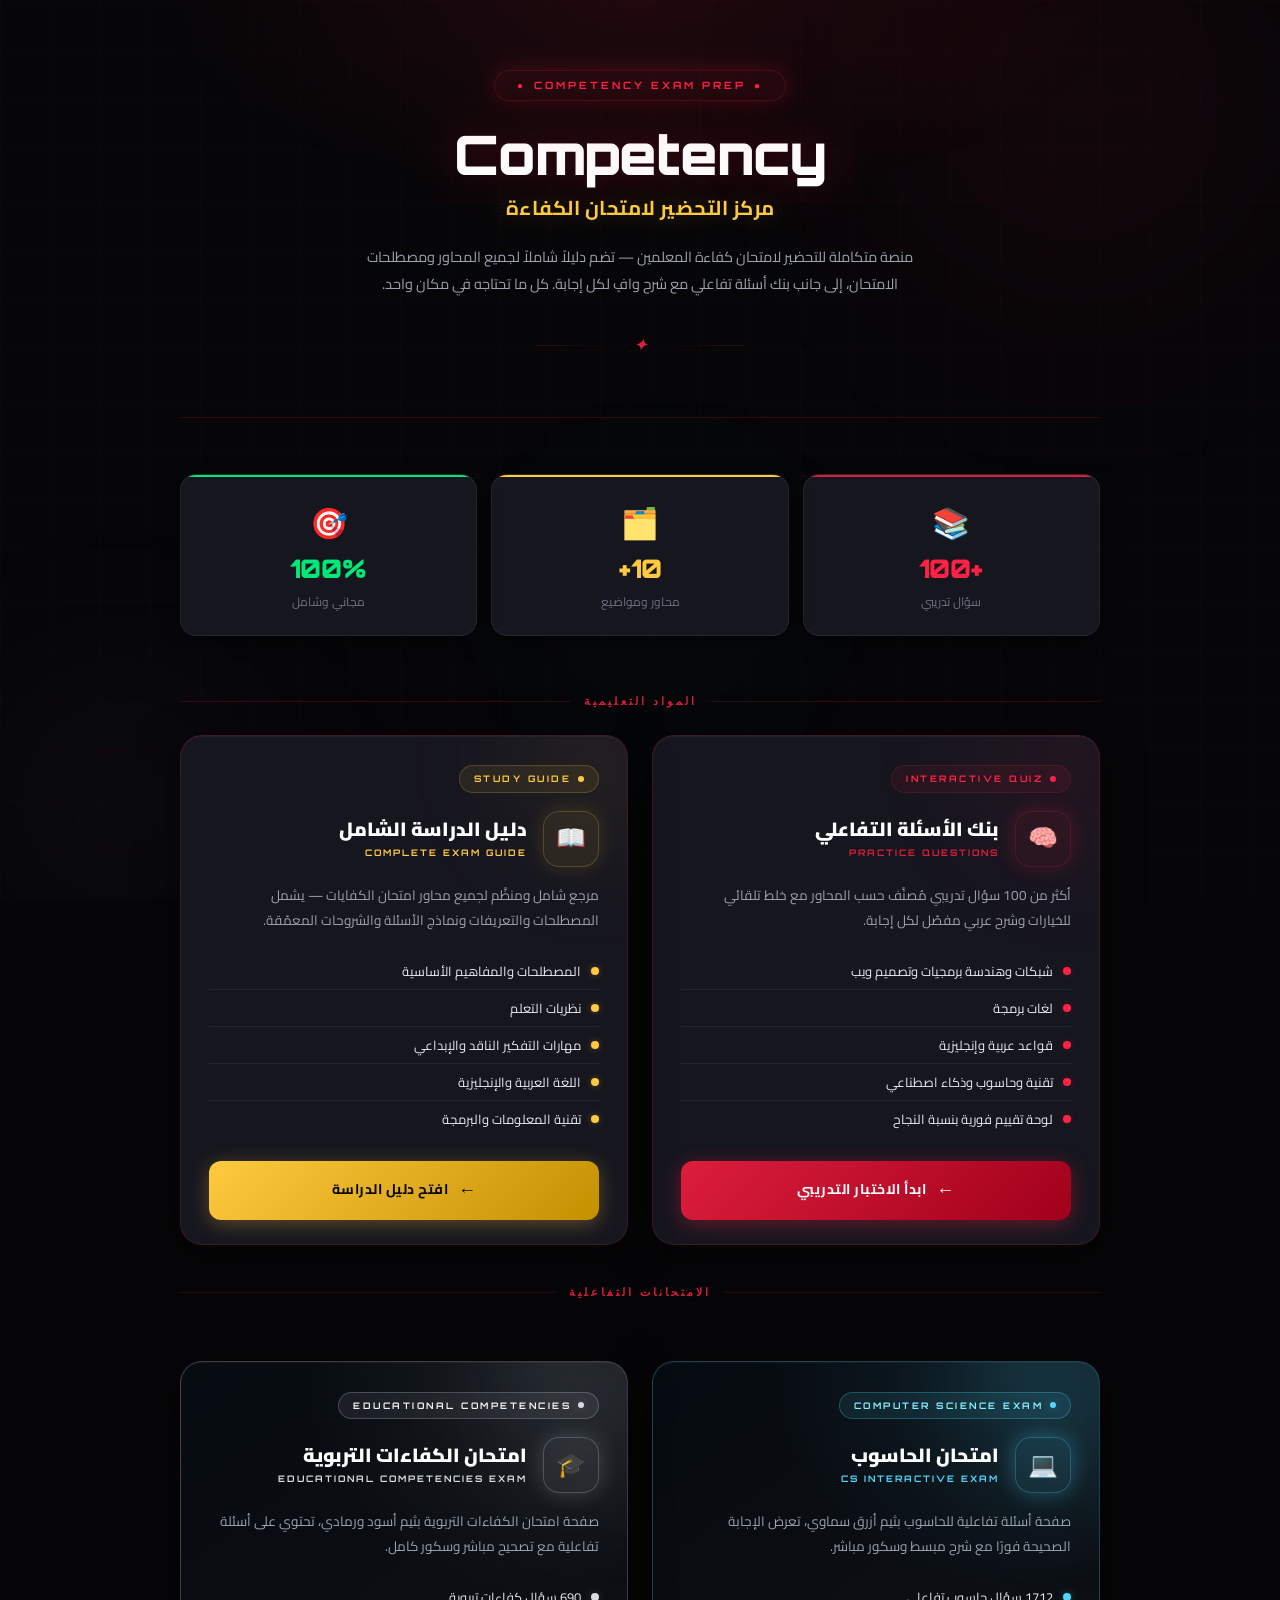
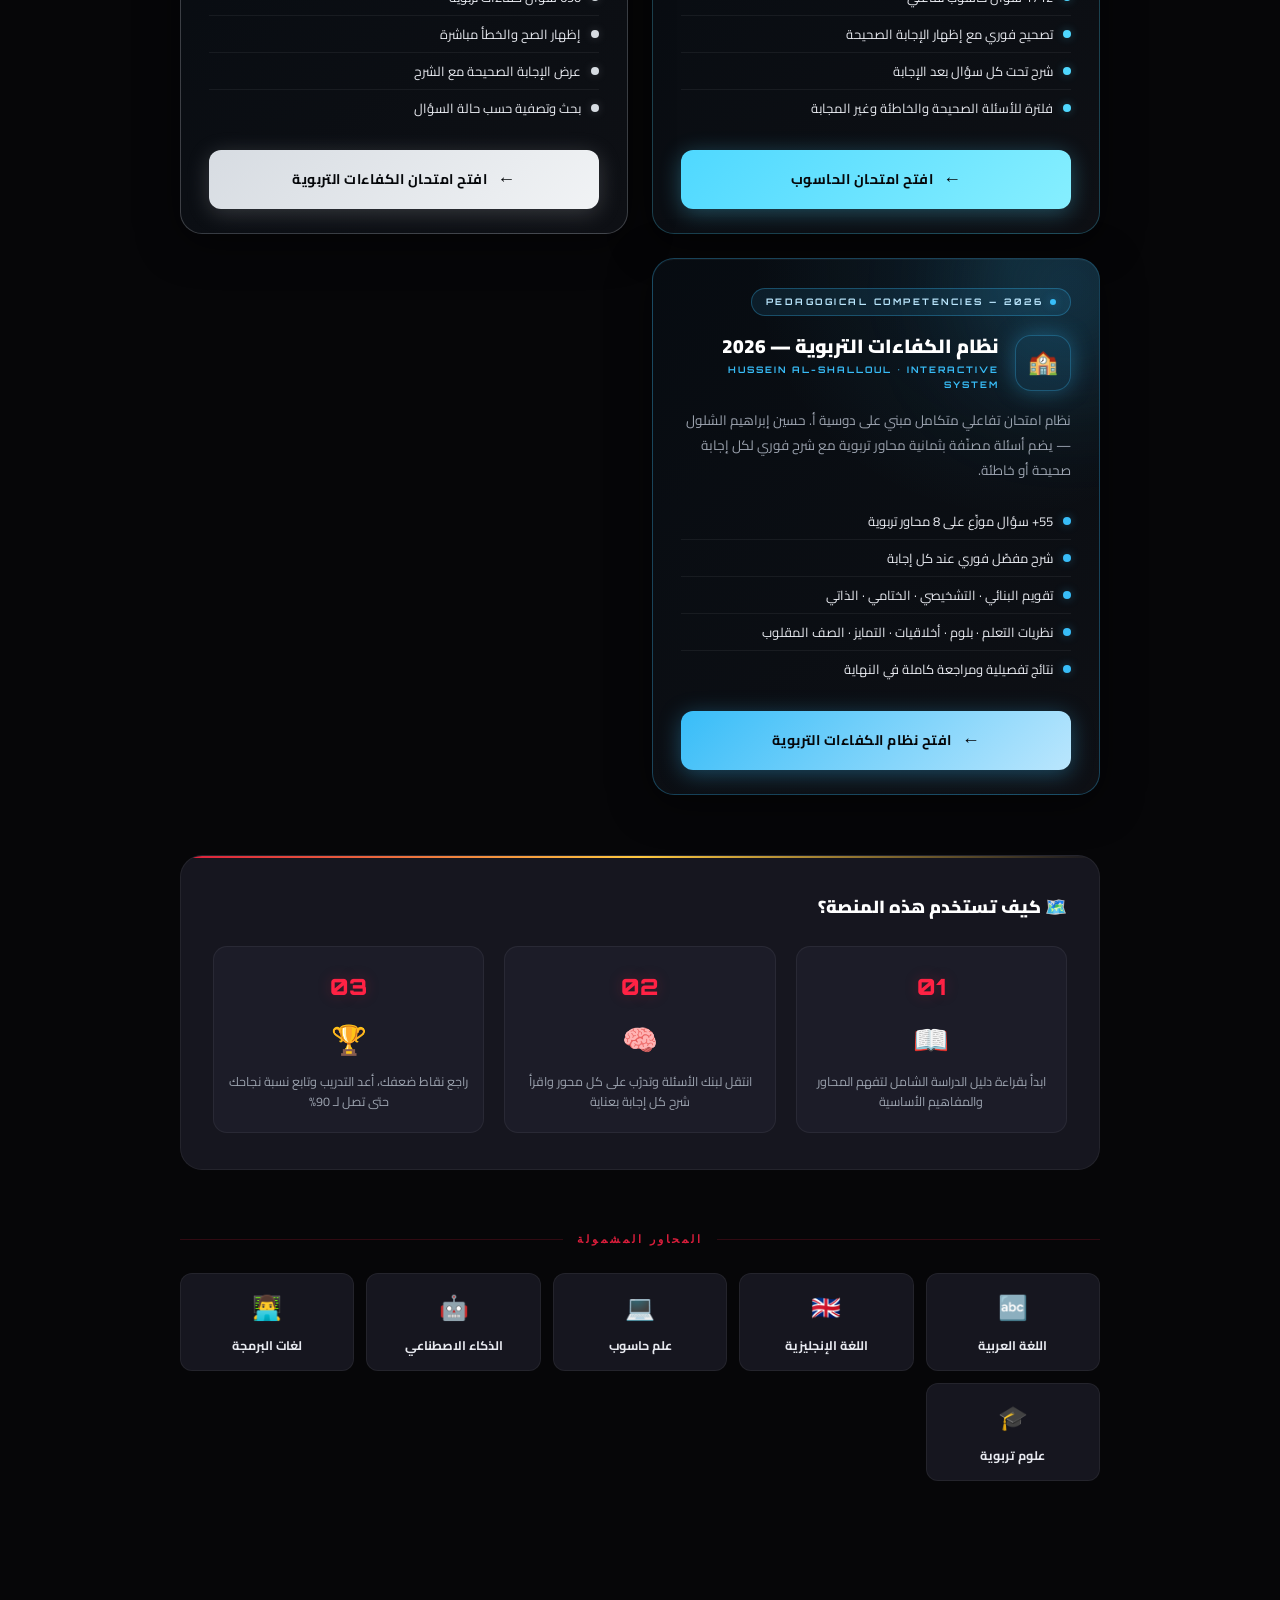
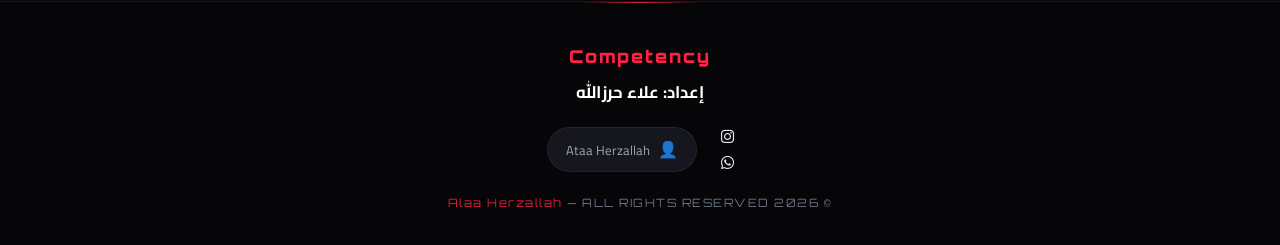
<file: index.html>
<!DOCTYPE html>
<html lang="ar" dir="rtl">

<head>
  <meta charset="UTF-8">
  <meta name="viewport" content="width=device-width, initial-scale=1.0">
  <title>كفاءة — المركز التعليمي</title>
  <link
    href="https://fonts.googleapis.com/css2?family=Orbitron:wght@400;600;700;900&family=Cairo:wght@300;400;600;700;900&family=Inter:wght@300;400;500;600;700&display=swap"
    rel="stylesheet">
  <link rel="stylesheet" href="https://cdnjs.cloudflare.com/ajax/libs/font-awesome/6.0.0-beta3/css/all.min.css">

  <style>
    :root {
      --black: #060608;
      --deep: #0d0d12;
      --surface: #111118;
      --card: #16161f;
      --card2: #1c1c28;
      --border: rgba(220, 30, 60, .2);
      --border2: rgba(255, 255, 255, .06);
      --red: #dc1e3c;
      --red2: #ff2244;
      --red-glow: rgba(220, 30, 60, .25);
      --red-dim: rgba(220, 30, 60, .08);
      --gold: #ffc940;
      --gold-dim: rgba(255, 201, 64, .08);
      --green: #00e87a;
      --blue: #00c8ff;
      --purple: #b48aff;
      --text: #e8eaf0;
      --muted: #6b7280;
      --muted2: #9ca3af;
    }

    *, *::before, *::after { margin: 0; padding: 0; box-sizing: border-box; }
    html { scroll-behavior: smooth; }
    body {
      font-family: Cairo, Inter, sans-serif;
      background: var(--black);
      color: var(--text);
      min-height: 100vh;
      overflow-x: hidden;
      font-size: 15px;
      line-height: 1.7;
    }
    a { text-decoration: none; color: inherit; }

    .bg-layer { position: fixed; inset: 0; z-index: 0; pointer-events: none; overflow: hidden; }
    .bg-grid {
      position: absolute; inset: 0;
      background-image:
        linear-gradient(rgba(220, 30, 60, .04) 1px, transparent 1px),
        linear-gradient(90deg, rgba(220, 30, 60, .04) 1px, transparent 1px);
      background-size: 50px 50px;
    }
    .bg-orb { position: absolute; border-radius: 50%; filter: blur(90px); animation: orbPulse 8s ease-in-out infinite; }
    .orb1 { width: 600px; height: 600px; top: -200px; right: -100px; background: radial-gradient(circle, rgba(220, 30, 60, .09), transparent 70%); animation-delay: 0s; }
    .orb2 { width: 400px; height: 400px; bottom: -100px; left: -80px; background: radial-gradient(circle, rgba(180, 138, 255, .06), transparent 70%); animation-delay: -4s; }
    .orb3 { width: 300px; height: 300px; top: 50%; left: 40%; background: radial-gradient(circle, rgba(0, 200, 255, .04), transparent 70%); animation-delay: -2s; }
    @keyframes orbPulse { 0%, 100% { transform: scale(1) } 50% { transform: scale(1.15) } }

    .page-wrap { position: relative; z-index: 1; max-width: 960px; margin: 0 auto; padding: 0 20px 60px; }

    .hero {
      text-align: center; padding: 70px 24px 56px; position: relative;
      border-bottom: 1px solid var(--border); margin-bottom: 56px; overflow: hidden;
    }
    .hero::before {
      content: ''; position: absolute; inset: 0;
      background: radial-gradient(ellipse 75% 70% at 50% 0%, rgba(220, 30, 60, .12), transparent 70%);
      pointer-events: none;
    }
    .hero-badge {
      display: inline-flex; align-items: center; gap: 8px;
      border: 1px solid var(--border); color: var(--red2);
      font-family: Orbitron, monospace; font-size: 10px; font-weight: 700; letter-spacing: 3px;
      padding: 6px 22px; border-radius: 20px; background: var(--red-dim); margin-bottom: 24px;
      text-transform: uppercase; box-shadow: 0 0 24px var(--red-glow);
      animation: badgePulse 3s ease-in-out infinite;
    }
    @keyframes badgePulse { 0%, 100% { box-shadow: 0 0 24px var(--red-glow) } 50% { box-shadow: 0 0 44px rgba(220, 30, 60, .4) } }
    .hero-logo { font-family: Orbitron, monospace; font-size: clamp(2rem, 6vw, 3.4rem); font-weight: 900; color: #fff; letter-spacing: -1px; margin-bottom: 6px; text-shadow: 0 0 50px rgba(220, 30, 60, .4); line-height: 1.1; }
    .hero-logo span { color: var(--red2); }
    .hero-ar { font-family: Cairo, sans-serif; font-size: 1.25rem; font-weight: 700; color: var(--gold); margin-bottom: 18px; text-shadow: 0 0 24px rgba(255, 201, 64, .35); letter-spacing: .5px; }
    .hero-desc { font-size: 14.5px; color: var(--muted2); max-width: 580px; margin: 0 auto 32px; line-height: 1.9; direction: rtl; }
    .hero-divider { display: flex; align-items: center; justify-content: center; gap: 16px; margin-bottom: 0; }
    .hero-divider span { display: block; height: 1px; width: 80px; background: linear-gradient(90deg, transparent, var(--border)); }
    .hero-divider span:last-child { background: linear-gradient(270deg, transparent, var(--border)); }
    .hero-divider i { color: var(--red); font-size: 18px; animation: spin 8s linear infinite; }
    @keyframes spin { to { transform: rotate(360deg) } }

    .stats-row { display: grid; grid-template-columns: repeat(3, 1fr); gap: 14px; margin-bottom: 56px; }
    .stat-box {
      background: var(--card); border: 1px solid var(--border2); border-radius: 16px; padding: 22px 16px;
      text-align: center; position: relative; overflow: hidden;
      box-shadow: 0 4px 20px rgba(0, 0, 0, .4), 0 1px 0 rgba(255, 255, 255, .04) inset;
      transition: transform .25s, border-color .25s;
    }
    .stat-box:hover { transform: translateY(-3px); border-color: var(--border); }
    .stat-box::before { content: ''; position: absolute; top: 0; left: 0; right: 0; height: 2px; }
    .stat-box:nth-child(1)::before { background: var(--red); }
    .stat-box:nth-child(2)::before { background: var(--gold); }
    .stat-box:nth-child(3)::before { background: var(--green); }
    .stat-icon { font-size: 1.9rem; margin-bottom: 8px; display: block; }
    .stat-num { font-family: Orbitron, monospace; font-size: 1.6rem; font-weight: 900; display: block; line-height: 1; margin-bottom: 6px; }
    .stat-box:nth-child(1) .stat-num { color: var(--red2); }
    .stat-box:nth-child(2) .stat-num { color: var(--gold); }
    .stat-box:nth-child(3) .stat-num { color: var(--green); }
    .stat-lbl { font-size: 12px; color: var(--muted); font-family: Cairo, sans-serif; }

    .sec-title { display: flex; align-items: center; gap: 14px; margin-bottom: 24px; }
    .sec-title-line { flex: 1; height: 1px; background: var(--border); }
    .sec-title-text { font-family: Orbitron, monospace; font-size: 11px; font-weight: 700; color: var(--red); letter-spacing: 3px; text-transform: uppercase; white-space: nowrap; }

    .cards-grid { display: grid; grid-template-columns: repeat(auto-fit, minmax(380px, 1fr)); gap: 24px; margin-bottom: 60px; }

    .resource-card {
      background: var(--card); border: 1px solid var(--border); border-radius: 22px; overflow: hidden;
      position: relative; transition: transform .3s, box-shadow .3s, border-color .3s;
      box-shadow: 0 8px 40px rgba(0, 0, 0, .5), 0 1px 0 rgba(255, 255, 255, .04) inset;
      animation: cardIn .4s ease both;
    }
    @keyframes cardIn { from { opacity: 0; transform: translateY(20px) } to { opacity: 1; transform: translateY(0) } }
    .resource-card:nth-child(2) { animation-delay: .12s; }
    .resource-card:hover { transform: translateY(-6px); box-shadow: 0 20px 60px rgba(0, 0, 0, .6), 0 0 40px var(--red-glow); border-color: var(--red2); }

    .card-glow { position: absolute; top: -80px; right: -80px; width: 220px; height: 220px; border-radius: 50%; filter: blur(60px); pointer-events: none; transition: opacity .3s; }
    .card-1 .card-glow { background: radial-gradient(circle, rgba(220, 30, 60, .15), transparent 70%); }
    .card-2 .card-glow { background: radial-gradient(circle, rgba(255, 201, 64, .12), transparent 70%); }

    .card-top { padding: 28px 28px 0; position: relative; }
    .card-tag { display: inline-flex; align-items: center; gap: 7px; font-family: Orbitron, monospace; font-size: 9px; font-weight: 700; letter-spacing: 2.5px; text-transform: uppercase; padding: 5px 14px; border-radius: 14px; margin-bottom: 18px; }
    .card-1 .card-tag { background: var(--red-dim); color: var(--red2); border: 1px solid var(--border); }
    .card-2 .card-tag { background: var(--gold-dim); color: var(--gold); border: 1px solid rgba(255, 201, 64, .2); }
    .card-tag-dot { width: 6px; height: 6px; border-radius: 50%; animation: tagBlink 2s ease-in-out infinite; }
    .card-1 .card-tag-dot { background: var(--red2); }
    .card-2 .card-tag-dot { background: var(--gold); }
    @keyframes tagBlink { 0%, 100% { opacity: 1 } 50% { opacity: .3 } }

    .card-icon-wrap { display: flex; align-items: center; gap: 16px; margin-bottom: 16px; }
    .card-icon { width: 56px; height: 56px; border-radius: 16px; display: flex; align-items: center; justify-content: center; font-size: 24px; flex-shrink: 0; }
    .card-1 .card-icon { background: var(--red-dim); border: 1px solid var(--border); box-shadow: 0 0 20px var(--red-glow); }
    .card-2 .card-icon { background: var(--gold-dim); border: 1px solid rgba(255, 201, 64, .2); box-shadow: 0 0 20px rgba(255, 201, 64, .15); }
    .card-title-wrap { flex: 1; }
    .card-title { font-family: Cairo, sans-serif; font-size: 1.2rem; font-weight: 900; color: #fff; line-height: 1.3; margin-bottom: 3px; direction: rtl; }
    .card-en-title { font-family: Orbitron, monospace; font-size: 9px; font-weight: 700; letter-spacing: 2px; text-transform: uppercase; }
    .card-1 .card-en-title { color: var(--red); }
    .card-2 .card-en-title { color: var(--gold); }

    .card-body { padding: 0 28px 24px; }
    .card-desc { font-size: 13.5px; color: var(--muted2); line-height: 1.85; margin-bottom: 20px; direction: rtl; }
    .card-features { list-style: none; margin-bottom: 24px; }
    .card-features li { display: flex; align-items: center; gap: 10px; font-size: 13px; color: var(--text); padding: 7px 0; border-bottom: 1px solid var(--border2); direction: rtl; }
    .card-features li:last-child { border-bottom: none; }
    .feat-dot { width: 8px; height: 8px; border-radius: 50%; flex-shrink: 0; }
    .card-1 .feat-dot { background: var(--red2); box-shadow: 0 0 6px var(--red-glow); }
    .card-2 .feat-dot { background: var(--gold); box-shadow: 0 0 6px rgba(255, 201, 64, .3); }

    .card-cta {
      display: flex; align-items: center; justify-content: center; gap: 10px; width: 100%;
      padding: 14px 24px; border-radius: 12px; font-family: Cairo, sans-serif; font-size: 14px; font-weight: 700;
      letter-spacing: .5px; border: none; transition: .25s; cursor: pointer; position: relative; overflow: hidden;
    }
    .card-cta::before { content: ''; position: absolute; inset: 0; background: rgba(255, 255, 255, 0); transition: .2s; }
    .card-cta:hover::before { background: rgba(255, 255, 255, .05); }
    .card-1 .card-cta { background: linear-gradient(135deg, var(--red), #a0001b); color: #fff; box-shadow: 0 4px 20px rgba(220, 30, 60, .4); }
    .card-1 .card-cta:hover { box-shadow: 0 6px 30px rgba(220, 30, 60, .6); transform: translateY(-1px); }
    .card-2 .card-cta { background: linear-gradient(135deg, var(--gold), #c49000); color: var(--black); box-shadow: 0 4px 20px rgba(255, 201, 64, .3); }
    .card-2 .card-cta:hover { box-shadow: 0 6px 30px rgba(255, 201, 64, .5); transform: translateY(-1px); }
    .cta-arrow { font-size: 18px; transition: transform .25s; }
    .card-cta:hover .cta-arrow { transform: translateX(-4px); }

    /* ══ EXAM CARDS ══ */
    .exam-section { margin-top: -22px; margin-bottom: 60px; }

    .exam-card-cs {
      --exam-main: #4fd8ff; --exam-main2: #86efff;
      --exam-dim: rgba(79, 216, 255, .09); --exam-border: rgba(79, 216, 255, .26); --exam-glow: rgba(79, 216, 255, .32);
    }
    .exam-card-edu {
      --exam-main: #d7dce2; --exam-main2: #f1f3f5;
      --exam-dim: rgba(210, 214, 220, .08); --exam-border: rgba(210, 214, 220, .24); --exam-glow: rgba(210, 214, 220, .22);
    }

    /* ══ NEW: الكفاءات التربوية للأستاذ حسين ══ */
    .exam-card-husain {
      --exam-main: #38bdf8;
      --exam-main2: #bae6fd;
      --exam-dim: rgba(56, 189, 248, .10);
      --exam-border: rgba(56, 189, 248, .30);
      --exam-glow: rgba(56, 189, 248, .35);
    }

    .resource-card.exam-card-cs,
    .resource-card.exam-card-edu,
    .resource-card.exam-card-husain {
      border-color: var(--exam-border);
      background:
        radial-gradient(circle at 80% 0%, var(--exam-dim), transparent 40%),
        linear-gradient(145deg, rgba(7, 12, 18, .96), rgba(15, 17, 22, .94));
    }
    .resource-card.exam-card-cs:hover,
    .resource-card.exam-card-edu:hover,
    .resource-card.exam-card-husain:hover {
      border-color: var(--exam-main);
      box-shadow: 0 20px 60px rgba(0, 0, 0, .62), 0 0 42px var(--exam-glow);
    }
    .exam-card-cs .card-glow,
    .exam-card-edu .card-glow,
    .exam-card-husain .card-glow {
      background: radial-gradient(circle, var(--exam-glow), transparent 70%);
    }
    .exam-card-cs .card-tag,
    .exam-card-edu .card-tag,
    .exam-card-husain .card-tag {
      background: var(--exam-dim); color: var(--exam-main2); border: 1px solid var(--exam-border);
    }
    .exam-card-cs .card-tag-dot, .exam-card-edu .card-tag-dot, .exam-card-husain .card-tag-dot,
    .exam-card-cs .feat-dot, .exam-card-edu .feat-dot, .exam-card-husain .feat-dot {
      background: var(--exam-main); box-shadow: 0 0 10px var(--exam-glow);
    }
    .exam-card-cs .card-icon, .exam-card-edu .card-icon, .exam-card-husain .card-icon {
      background: var(--exam-dim); border: 1px solid var(--exam-border); box-shadow: 0 0 22px var(--exam-glow);
    }
    .exam-card-cs .card-en-title, .exam-card-edu .card-en-title, .exam-card-husain .card-en-title {
      color: var(--exam-main);
    }
    .exam-card-cs .card-cta, .exam-card-edu .card-cta, .exam-card-husain .card-cta {
      background: linear-gradient(135deg, var(--exam-main), var(--exam-main2));
      color: #05070a; box-shadow: 0 4px 22px var(--exam-glow);
    }
    .exam-card-cs .card-cta:hover, .exam-card-edu .card-cta:hover, .exam-card-husain .card-cta:hover {
      box-shadow: 0 7px 34px var(--exam-glow); transform: translateY(-1px);
    }

    /* badge pulse for husain card */
    .exam-card-husain .card-tag-dot {
      animation: tagBlink 1.5s ease-in-out infinite;
    }

    .how-section {
      background: var(--card); border: 1px solid var(--border2); border-radius: 22px;
      padding: 36px 32px; margin-bottom: 60px; position: relative; overflow: hidden;
    }
    .how-section::before { content: ''; position: absolute; top: 0; left: 0; right: 0; height: 2px; background: linear-gradient(90deg, var(--red), var(--gold), transparent); }
    .how-title { font-family: Cairo, sans-serif; font-size: 1.1rem; font-weight: 900; color: #fff; margin-bottom: 24px; direction: rtl; display: flex; align-items: center; gap: 10px; }
    .steps-grid { display: grid; grid-template-columns: repeat(3, 1fr); gap: 20px; }
    .step-item { text-align: center; padding: 20px 12px; background: var(--card2); border-radius: 14px; border: 1px solid var(--border2); transition: .25s; }
    .step-item:hover { border-color: var(--border); transform: translateY(-2px); }
    .step-num { font-family: Orbitron, monospace; font-size: 1.4rem; font-weight: 900; color: var(--red2); display: block; margin-bottom: 10px; text-shadow: 0 0 14px var(--red-glow); }
    .step-icon { font-size: 1.8rem; display: block; margin-bottom: 8px; }
    .step-text { font-size: 12.5px; color: var(--muted2); font-family: Cairo, sans-serif; direction: rtl; line-height: 1.6; }

    .topics-section { margin-bottom: 60px; }
    .topics-grid { display: grid; grid-template-columns: repeat(auto-fill, minmax(160px, 1fr)); gap: 12px; }
    .topic-pill { background: var(--card); border: 1px solid var(--border2); border-radius: 12px; padding: 14px 16px; text-align: center; transition: .25s; cursor: default; }
    .topic-pill:hover { border-color: var(--red); background: var(--red-dim); }
    .topic-pill-icon { font-size: 1.5rem; display: block; margin-bottom: 6px; }
    .topic-pill-name { font-size: 12.5px; color: var(--text); font-family: Cairo, sans-serif; font-weight: 700; }

    footer { border-top: 1px solid var(--border); padding: 40px 24px 32px; text-align: center; position: relative; }
    footer::before { content: ''; position: absolute; top: 0; left: 50%; transform: translateX(-50%); width: 120px; height: 1px; background: linear-gradient(90deg, transparent, var(--red), transparent); }
    .footer-logo { font-family: Orbitron, monospace; font-size: 1.1rem; font-weight: 900; color: var(--red2); letter-spacing: 2px; margin-bottom: 6px; }
    .footer-name { font-family: Cairo, sans-serif; font-size: 1.05rem; font-weight: 700; color: #fff; margin-bottom: 18px; }
    .footer-info { display: flex; flex-wrap: wrap; align-items: center; justify-content: center; gap: 24px; margin-bottom: 18px; }
    .footer-item { display: flex; align-items: center; gap: 8px; font-size: 13px; color: var(--muted2); font-family: Cairo, sans-serif; background: var(--card); border: 1px solid var(--border2); padding: 8px 18px; border-radius: 50px; transition: .2s; }
    .footer-item:hover { border-color: var(--border); color: var(--text); }
    .footer-item-icon { font-size: 16px; }
    .footer-copy { font-size: 11.5px; color: var(--muted); font-family: Orbitron, monospace; letter-spacing: 1.5px; }
    .footer-copy span { color: var(--red); }

    @media (max-width: 640px) {
      .cards-grid { grid-template-columns: 1fr; }
      .stats-row { grid-template-columns: repeat(3, 1fr); }
      .steps-grid { grid-template-columns: 1fr; }
      .hero-logo { font-size: 1.8rem; }
      .how-section { padding: 24px 18px; }
      .footer-info { flex-direction: column; gap: 10px; }
    }
  </style>
</head>

<body>
  <div class="bg-layer">
    <div class="bg-grid"></div>
    <div class="bg-orb orb1"></div>
    <div class="bg-orb orb2"></div>
    <div class="bg-orb orb3"></div>
  </div>

  <div class="page-wrap">

    <header class="hero">
      <div class="hero-badge"><span>●</span> Competency EXAM PREP <span>●</span></div>
      <h1 class="hero-logo">Competency</h1>
      <div class="hero-ar">مركز التحضير لامتحان الكفاءة</div>
      <p class="hero-desc">
        منصة متكاملة للتحضير لامتحان كفاءة المعلمين — تضم دليلاً شاملاً لجميع المحاور ومصطلحات الامتحان، إلى جانب بنك
        أسئلة تفاعلي مع شرح وافٍ لكل إجابة. كل ما تحتاجه في مكان واحد.
      </p>
      <div class="hero-divider"><span></span><i>✦</i><span></span></div>
    </header>

    <div class="stats-row">
      <div class="stat-box"><span class="stat-icon">📚</span><span class="stat-num">+100</span><span class="stat-lbl">سؤال تدريبي</span></div>
      <div class="stat-box"><span class="stat-icon">🗂️</span><span class="stat-num">10+</span><span class="stat-lbl">محاور ومواضيع</span></div>
      <div class="stat-box"><span class="stat-icon">🎯</span><span class="stat-num">100%</span><span class="stat-lbl">مجاني وشامل</span></div>
    </div>

    <div class="sec-title">
      <div class="sec-title-line"></div>
      <div class="sec-title-text">المواد التعليمية</div>
      <div class="sec-title-line"></div>
    </div>

    <div class="cards-grid">
      <div class="resource-card card-1">
        <div class="card-glow"></div>
        <div class="card-top">
          <div class="card-tag"><span class="card-tag-dot"></span>INTERACTIVE QUIZ</div>
          <div class="card-icon-wrap">
            <div class="card-icon">🧠</div>
            <div class="card-title-wrap">
              <div class="card-title">بنك الأسئلة التفاعلي</div>
              <div class="card-en-title">Practice Questions</div>
            </div>
          </div>
        </div>
        <div class="card-body">
          <p class="card-desc">أكثر من 100 سؤال تدريبي مُصنَّف حسب المحاور مع خلط تلقائي للخيارات وشرح عربي مفصّل لكل إجابة.</p>
          <ul class="card-features">
            <li><span class="feat-dot"></span>شبكات وهندسة برمجيات وتصميم ويب</li>
            <li><span class="feat-dot"></span>لغات برمجة</li>
            <li><span class="feat-dot"></span>قواعد عربية وإنجليزية</li>
            <li><span class="feat-dot"></span>تقنية وحاسوب وذكاء اصطناعي</li>
            <li><span class="feat-dot"></span>لوحة تقييم فورية بنسبة النجاح</li>
          </ul>
          <a href="quiz.html" class="card-cta"><span class="cta-arrow">←</span>ابدأ الاختبار التدريبي</a>
        </div>
      </div>

      <div class="resource-card card-2">
        <div class="card-glow"></div>
        <div class="card-top">
          <div class="card-tag"><span class="card-tag-dot"></span>STUDY GUIDE</div>
          <div class="card-icon-wrap">
            <div class="card-icon">📖</div>
            <div class="card-title-wrap">
              <div class="card-title">دليل الدراسة الشامل</div>
              <div class="card-en-title">Complete Exam Guide</div>
            </div>
          </div>
        </div>
        <div class="card-body">
          <p class="card-desc">مرجع شامل ومنظَّم لجميع محاور امتحان الكفايات — يشمل المصطلحات والتعريفات ونماذج الأسئلة والشروحات المعمّقة.</p>
          <ul class="card-features">
            <li><span class="feat-dot"></span>المصطلحات والمفاهيم الأساسية</li>
            <li><span class="feat-dot"></span>نظريات التعلم</li>
            <li><span class="feat-dot"></span>مهارات التفكير الناقد والإبداعي</li>
            <li><span class="feat-dot"></span>اللغة العربية والإنجليزية</li>
            <li><span class="feat-dot"></span>تقنية المعلومات والبرمجة</li>
          </ul>
          <a href="competency_exam_guide.html" class="card-cta"><span class="cta-arrow">←</span>افتح دليل الدراسة</a>
        </div>
      </div>
    </div>

    <!-- ══════ INTERACTIVE EXAMS ══════ -->
    <div class="sec-title exam-section">
      <div class="sec-title-line"></div>
      <div class="sec-title-text">الامتحانات التفاعلية</div>
      <div class="sec-title-line"></div>
    </div>

    <div class="cards-grid">

      <!-- Card 3: CS -->
      <div class="resource-card exam-card-cs">
        <div class="card-glow"></div>
        <div class="card-top">
          <div class="card-tag"><span class="card-tag-dot"></span>COMPUTER SCIENCE EXAM</div>
          <div class="card-icon-wrap">
            <div class="card-icon">💻</div>
            <div class="card-title-wrap">
              <div class="card-title">امتحان الحاسوب</div>
              <div class="card-en-title">CS Interactive Exam</div>
            </div>
          </div>
        </div>
        <div class="card-body">
          <p class="card-desc">صفحة أسئلة تفاعلية للحاسوب بثيم أزرق سماوي، تعرض الإجابة الصحيحة فورًا مع شرح مبسط وسكور مباشر.</p>
          <ul class="card-features">
            <li><span class="feat-dot"></span>1712 سؤال حاسوب تفاعلي</li>
            <li><span class="feat-dot"></span>تصحيح فوري مع إظهار الإجابة الصحيحة</li>
            <li><span class="feat-dot"></span>شرح تحت كل سؤال بعد الإجابة</li>
            <li><span class="feat-dot"></span>فلترة للأسئلة الصحيحة والخاطئة وغير المجابة</li>
          </ul>
          <a href="CS1.html" class="card-cta"><span class="cta-arrow">←</span>افتح امتحان الحاسوب</a>
        </div>
      </div>

      <!-- Card 4: Educational -->
      <div class="resource-card exam-card-edu">
        <div class="card-glow"></div>
        <div class="card-top">
          <div class="card-tag"><span class="card-tag-dot"></span>EDUCATIONAL COMPETENCIES</div>
          <div class="card-icon-wrap">
            <div class="card-icon">🎓</div>
            <div class="card-title-wrap">
              <div class="card-title">امتحان الكفاءات التربوية</div>
              <div class="card-en-title">Educational Competencies Exam</div>
            </div>
          </div>
        </div>
        <div class="card-body">
          <p class="card-desc">صفحة امتحان الكفاءات التربوية بثيم أسود ورمادي، تحتوي على أسئلة تفاعلية مع تصحيح مباشر وسكور كامل.</p>
          <ul class="card-features">
            <li><span class="feat-dot"></span>690 سؤال كفاءات تربوية</li>
            <li><span class="feat-dot"></span>إظهار الصح والخطأ مباشرة</li>
            <li><span class="feat-dot"></span>عرض الإجابة الصحيحة مع الشرح</li>
            <li><span class="feat-dot"></span>بحث وتصفية حسب حالة السؤال</li>
          </ul>
          <a href="Educational_competencies.html" class="card-cta"><span class="cta-arrow">←</span>افتح امتحان الكفاءات التربوية</a>
        </div>
      </div>

      <!-- ══════════════════════════════════════
           Card 5: نظام الكفاءات — حسين الشلول  (NEW)
      ══════════════════════════════════════ -->
      <div class="resource-card exam-card-husain" style="animation-delay:.24s">
        <div class="card-glow"></div>
        <div class="card-top">
          <div class="card-tag">
            <span class="card-tag-dot"></span>
            PEDAGOGICAL COMPETENCIES — 2026
          </div>
          <div class="card-icon-wrap">
            <div class="card-icon">🏫</div>
            <div class="card-title-wrap">
              <div class="card-title">نظام الكفاءات التربوية — 2026</div>
              <div class="card-en-title">Hussein Al-Shalloul • Interactive System</div>
            </div>
          </div>
        </div>
        <div class="card-body">
          <p class="card-desc">
            نظام امتحان تفاعلي متكامل مبني على دوسية أ. حسين إبراهيم الشلول — يضم أسئلة مصنّفة بثمانية محاور تربوية مع شرح فوري لكل إجابة صحيحة أو خاطئة.
          </p>
          <ul class="card-features">
            <li><span class="feat-dot"></span>55+ سؤال موزّع على 8 محاور تربوية</li>
            <li><span class="feat-dot"></span>شرح مفصّل فوري عند كل إجابة</li>
            <li><span class="feat-dot"></span>تقويم البنائي · التشخيصي · الختامي · الذاتي</li>
            <li><span class="feat-dot"></span>نظريات التعلم · بلوم · أخلاقيات · التمايز · الصف المقلوب</li>
            <li><span class="feat-dot"></span>نتائج تفصيلية ومراجعة كاملة في النهاية</li>
          </ul>
          <a href="interactive.html" class="card-cta">
            <span class="cta-arrow">←</span>
            افتح نظام الكفاءات التربوية
          </a>
        </div>
      </div>

    </div>

    <!-- ══════ HOW TO USE ══════ -->
    <div class="how-section">
      <div class="how-title">🗺️ كيف تستخدم هذه المنصة؟</div>
      <div class="steps-grid">
        <div class="step-item">
          <span class="step-num">01</span><span class="step-icon">📖</span>
          <div class="step-text">ابدأ بقراءة دليل الدراسة الشامل لتفهم المحاور والمفاهيم الأساسية</div>
        </div>
        <div class="step-item">
          <span class="step-num">02</span><span class="step-icon">🧠</span>
          <div class="step-text">انتقل لبنك الأسئلة وتدرّب على كل محور واقرأ شرح كل إجابة بعناية</div>
        </div>
        <div class="step-item">
          <span class="step-num">03</span><span class="step-icon">🏆</span>
          <div class="step-text">راجع نقاط ضعفك، أعد التدريب وتابع نسبة نجاحك حتى تصل لـ 90%</div>
        </div>
      </div>
    </div>

    <!-- ══════ TOPICS ══════ -->
    <div class="topics-section">
      <div class="sec-title">
        <div class="sec-title-line"></div>
        <div class="sec-title-text">المحاور المشمولة</div>
        <div class="sec-title-line"></div>
      </div>
      <div class="topics-grid">
        <div class="topic-pill"><span class="topic-pill-icon">🔤</span><div class="topic-pill-name">اللغة العربية</div></div>
        <div class="topic-pill"><span class="topic-pill-icon">🇬🇧</span><div class="topic-pill-name">اللغة الإنجليزية</div></div>
        <div class="topic-pill"><span class="topic-pill-icon">💻</span><div class="topic-pill-name">علم حاسوب</div></div>
        <div class="topic-pill"><span class="topic-pill-icon">🤖</span><div class="topic-pill-name">الذكاء الاصطناعي</div></div>
        <div class="topic-pill"><span class="topic-pill-icon">👨‍💻</span><div class="topic-pill-name">لغات البرمجة</div></div>
        <div class="topic-pill"><span class="topic-pill-icon">🎓</span><div class="topic-pill-name">علوم تربوية</div></div>
      </div>
    </div>

  </div>

  <footer>
    <div class="footer-logo">Competency</div>
    <div class="footer-name">إعداد: علاء حرزالله</div>
    <div class="footer-info">
      <div class="footer-col">
        <div class="contact-cards">
          <a href="https://www.instagram.com/alaaherzallah05" target="_blank" class="contact-card instagram">
            <div class="c-icon"><i class="fab fa-instagram"></i></div>
          </a>
          <a href="https://wa.me/962775725298" target="_blank" class="contact-card whatsapp">
            <div class="c-icon"><i class="fab fa-whatsapp"></i></div>
          </a>
        </div>
      </div>
      <div class="footer-item"><span class="footer-item-icon">👤</span><span>Ataa Herzallah</span></div>
    </div>
    <div class="footer-copy">© 2026 <span>Alaa Herzallah</span> — ALL RIGHTS RESERVED</div>
  </footer>

</body>
</html>
</file>
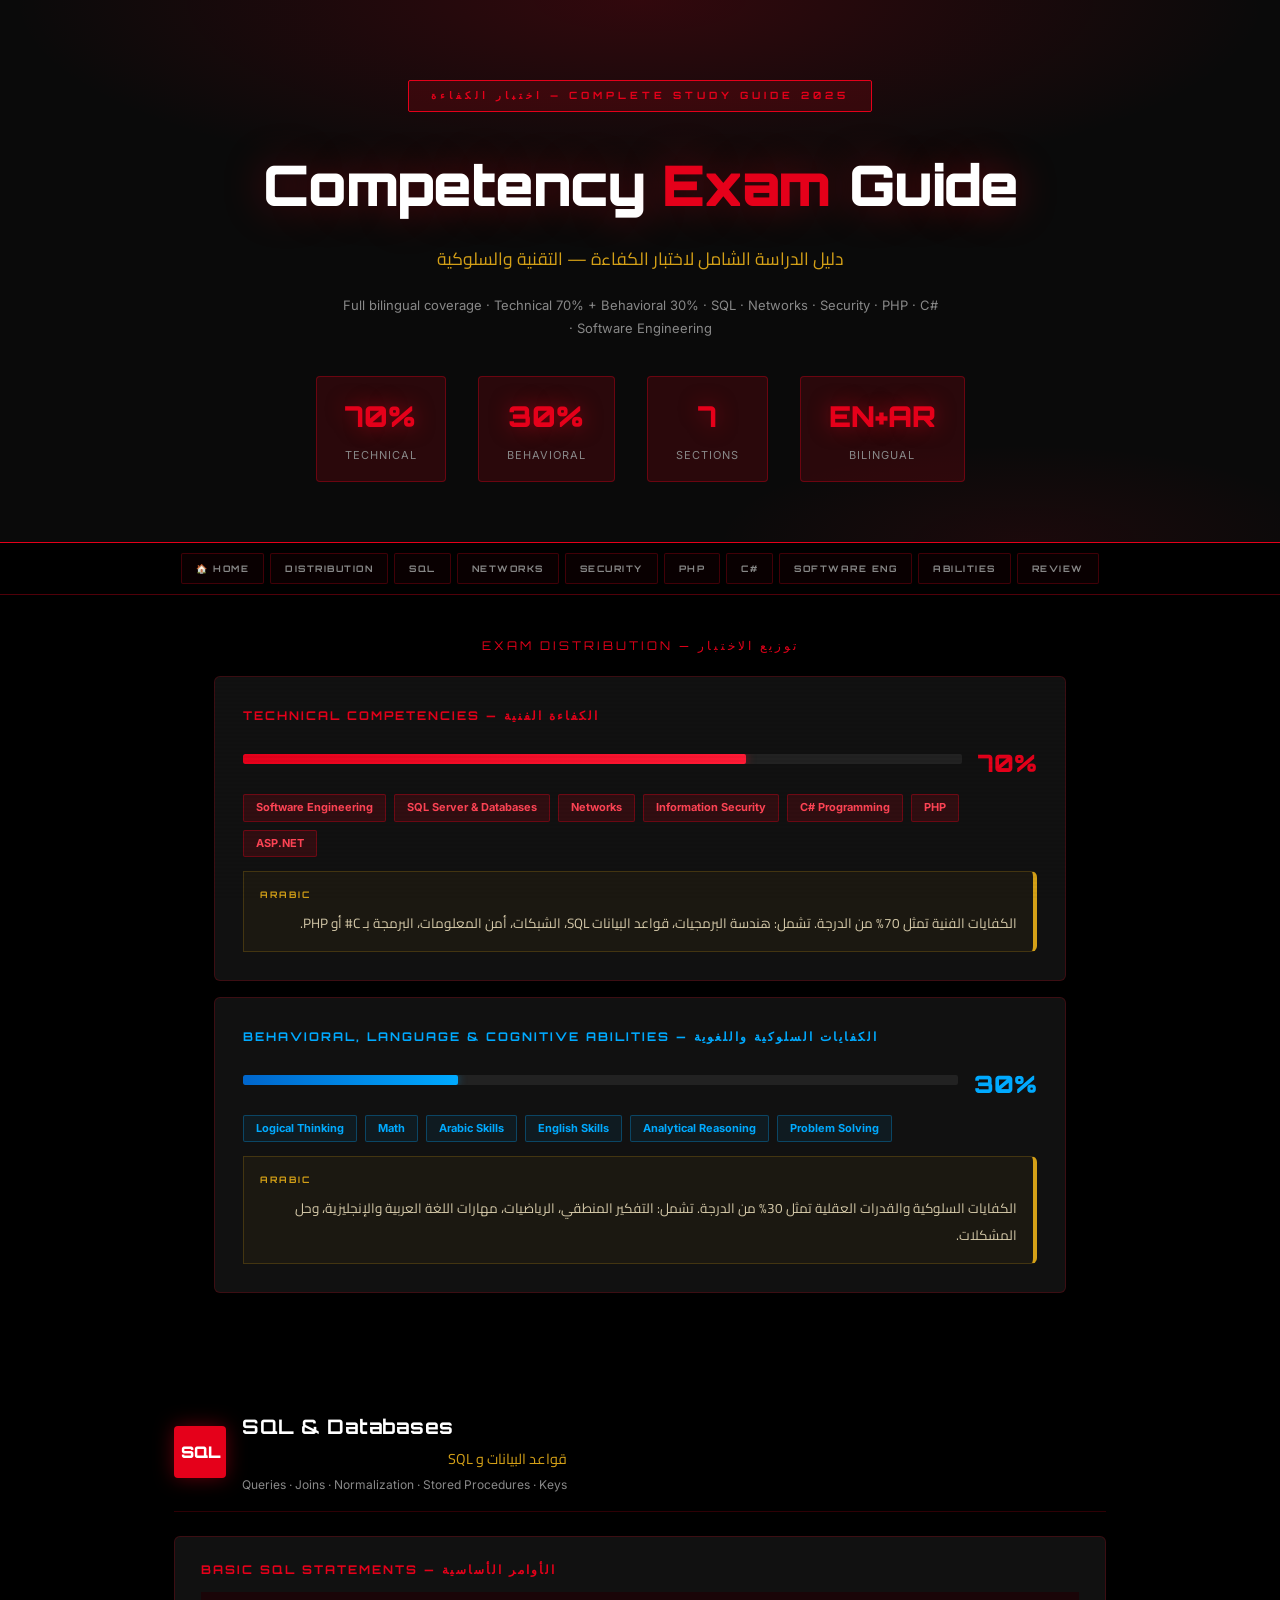
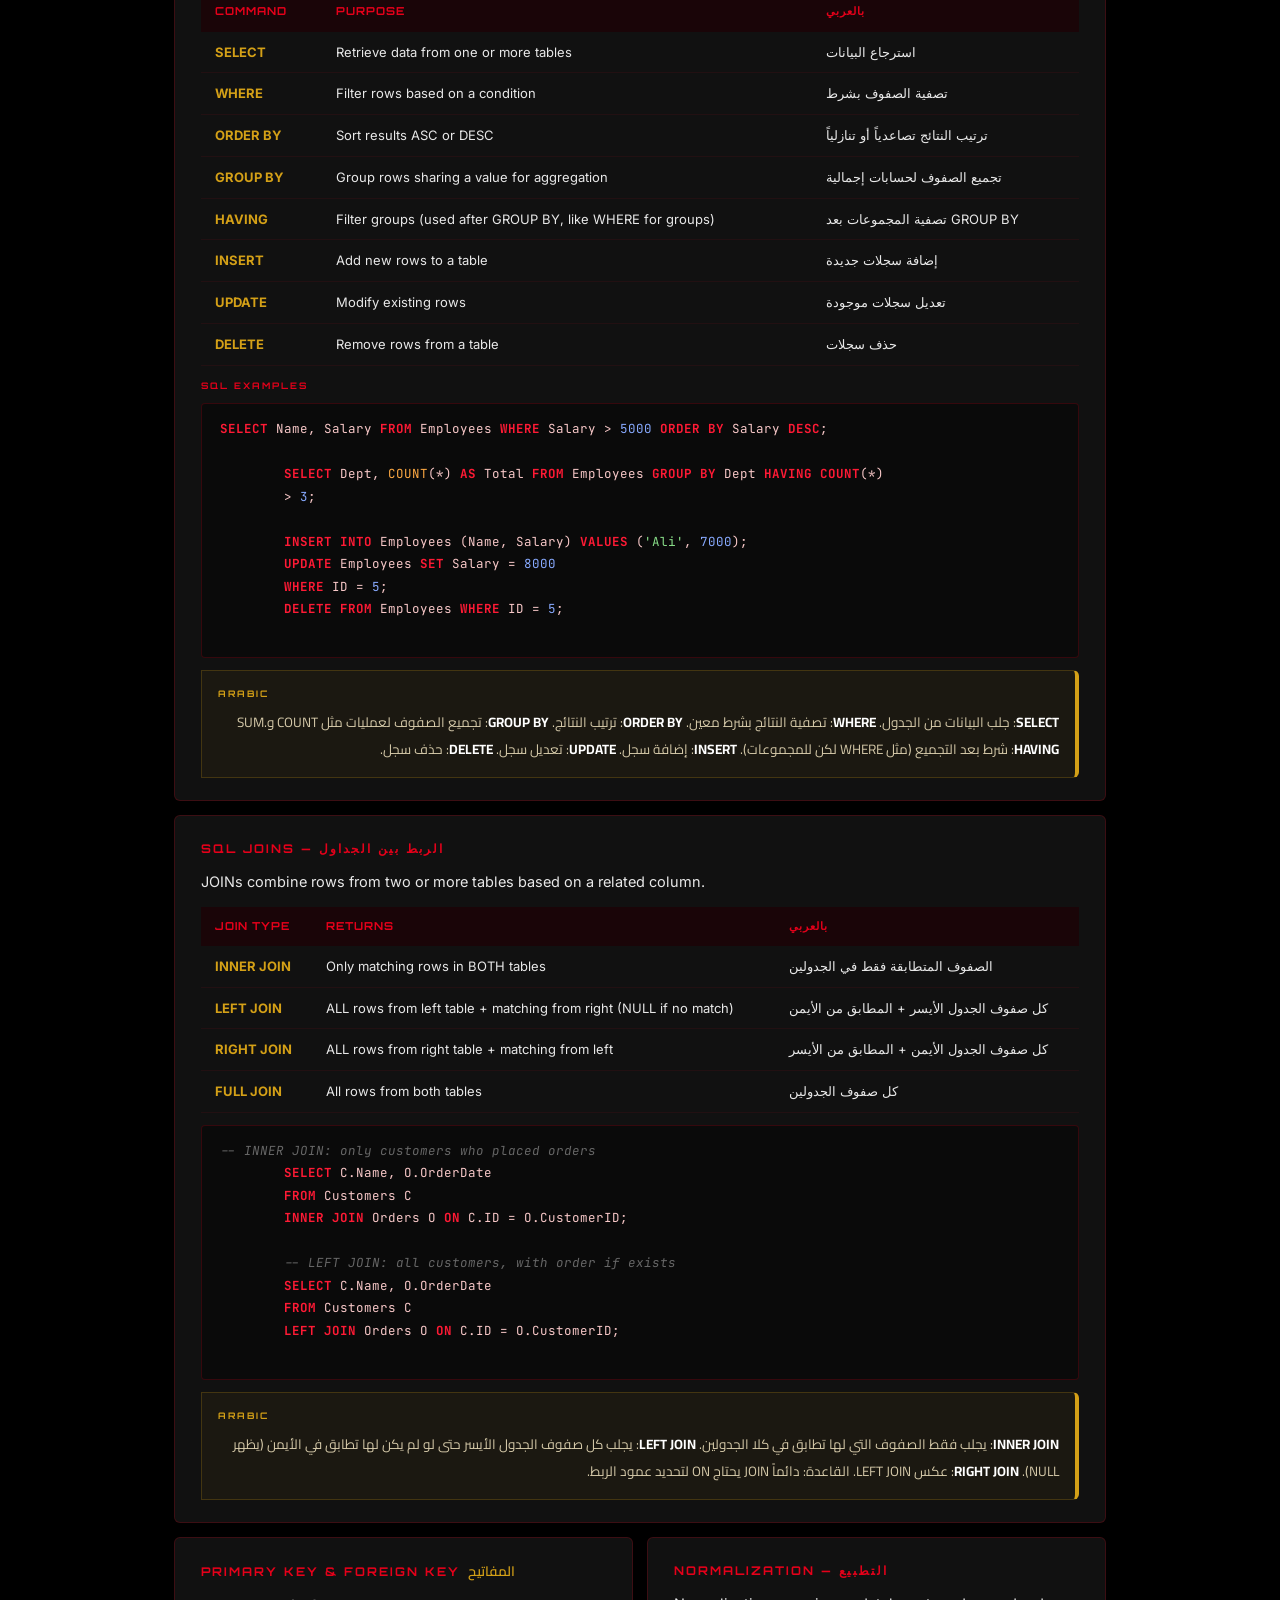
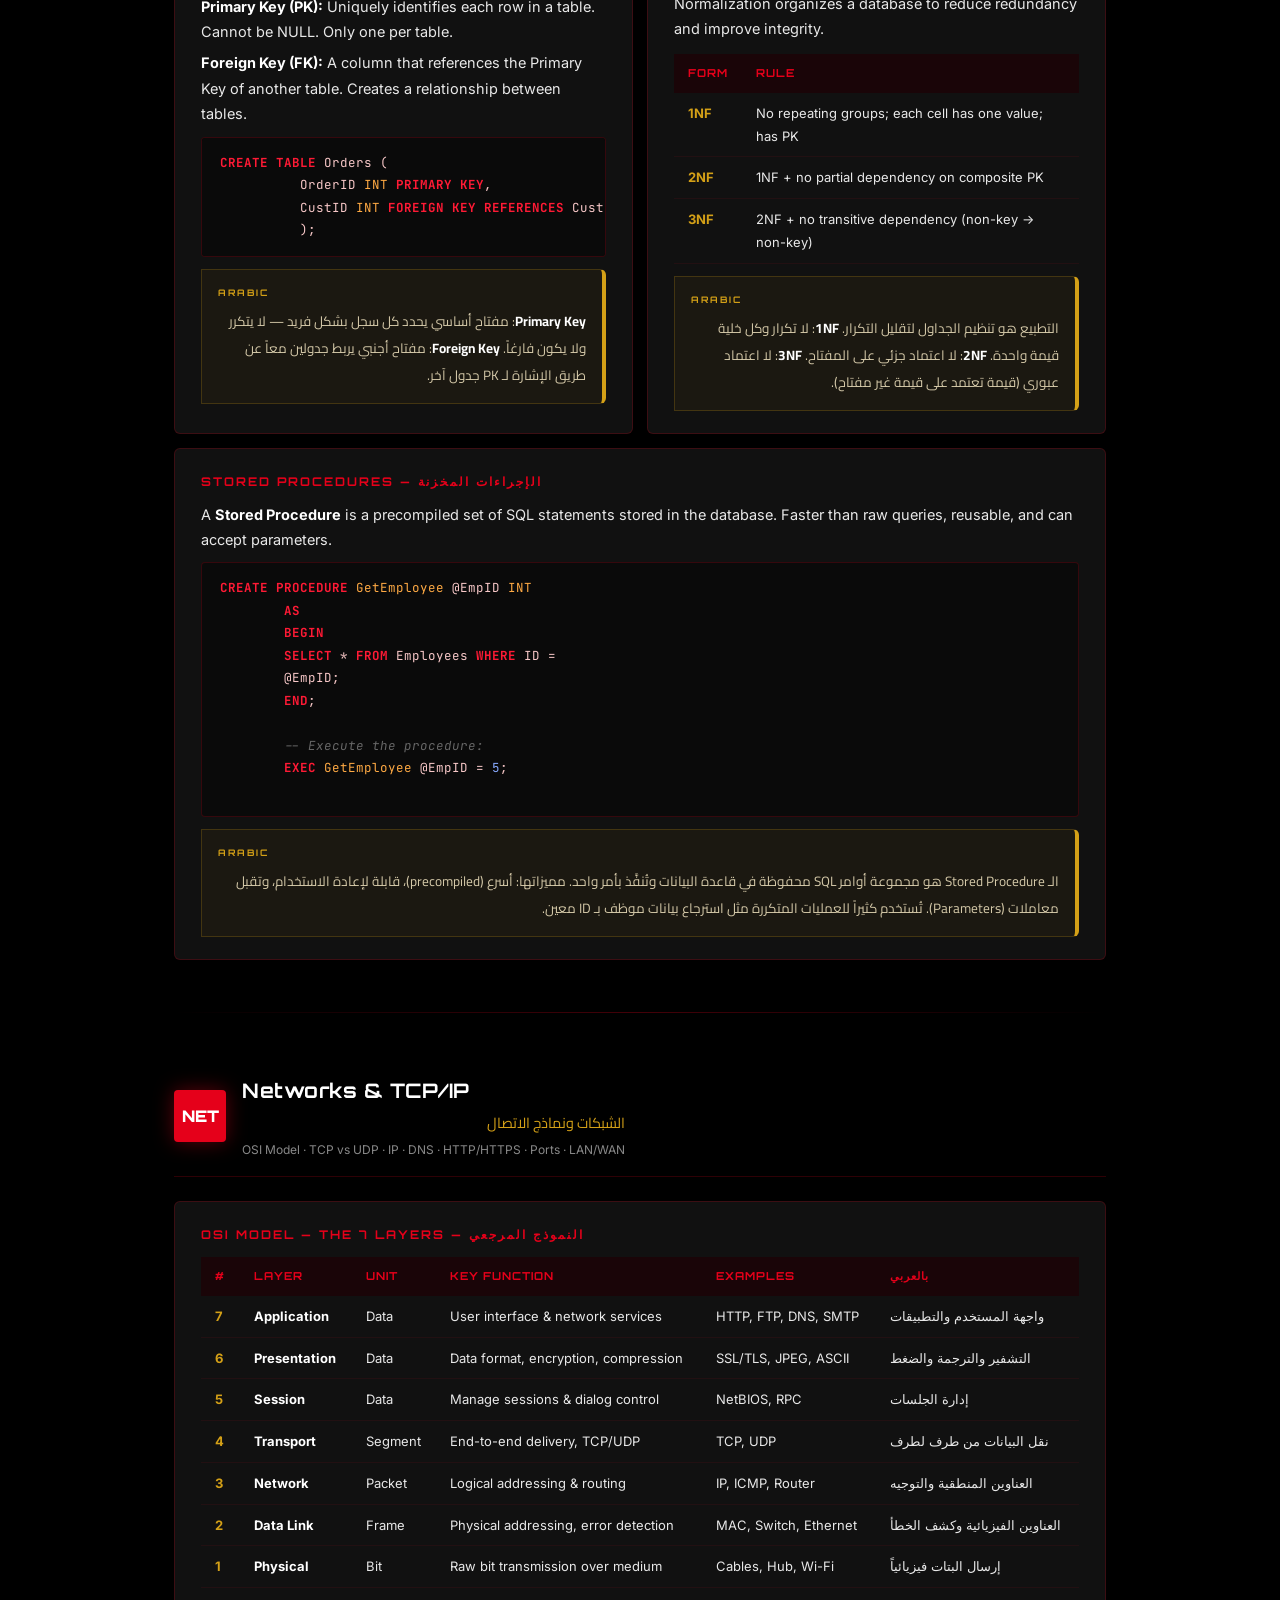
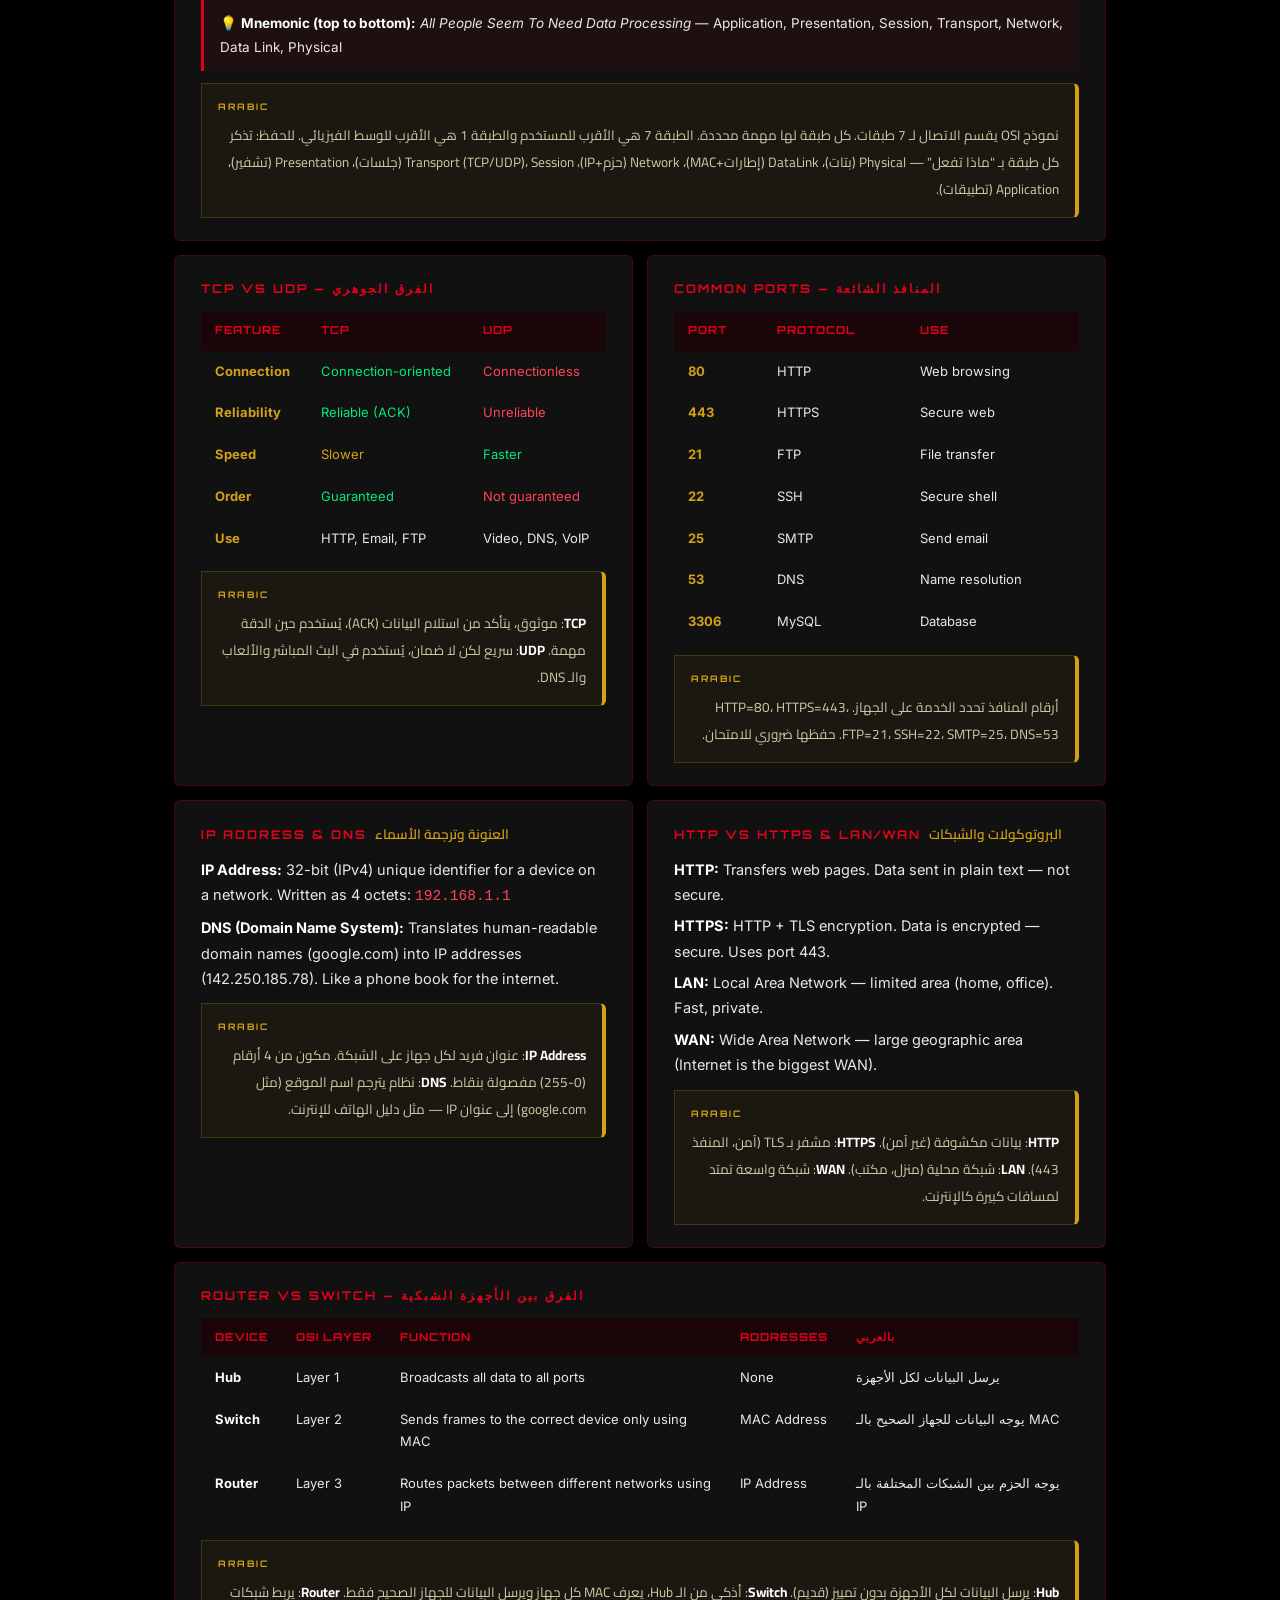
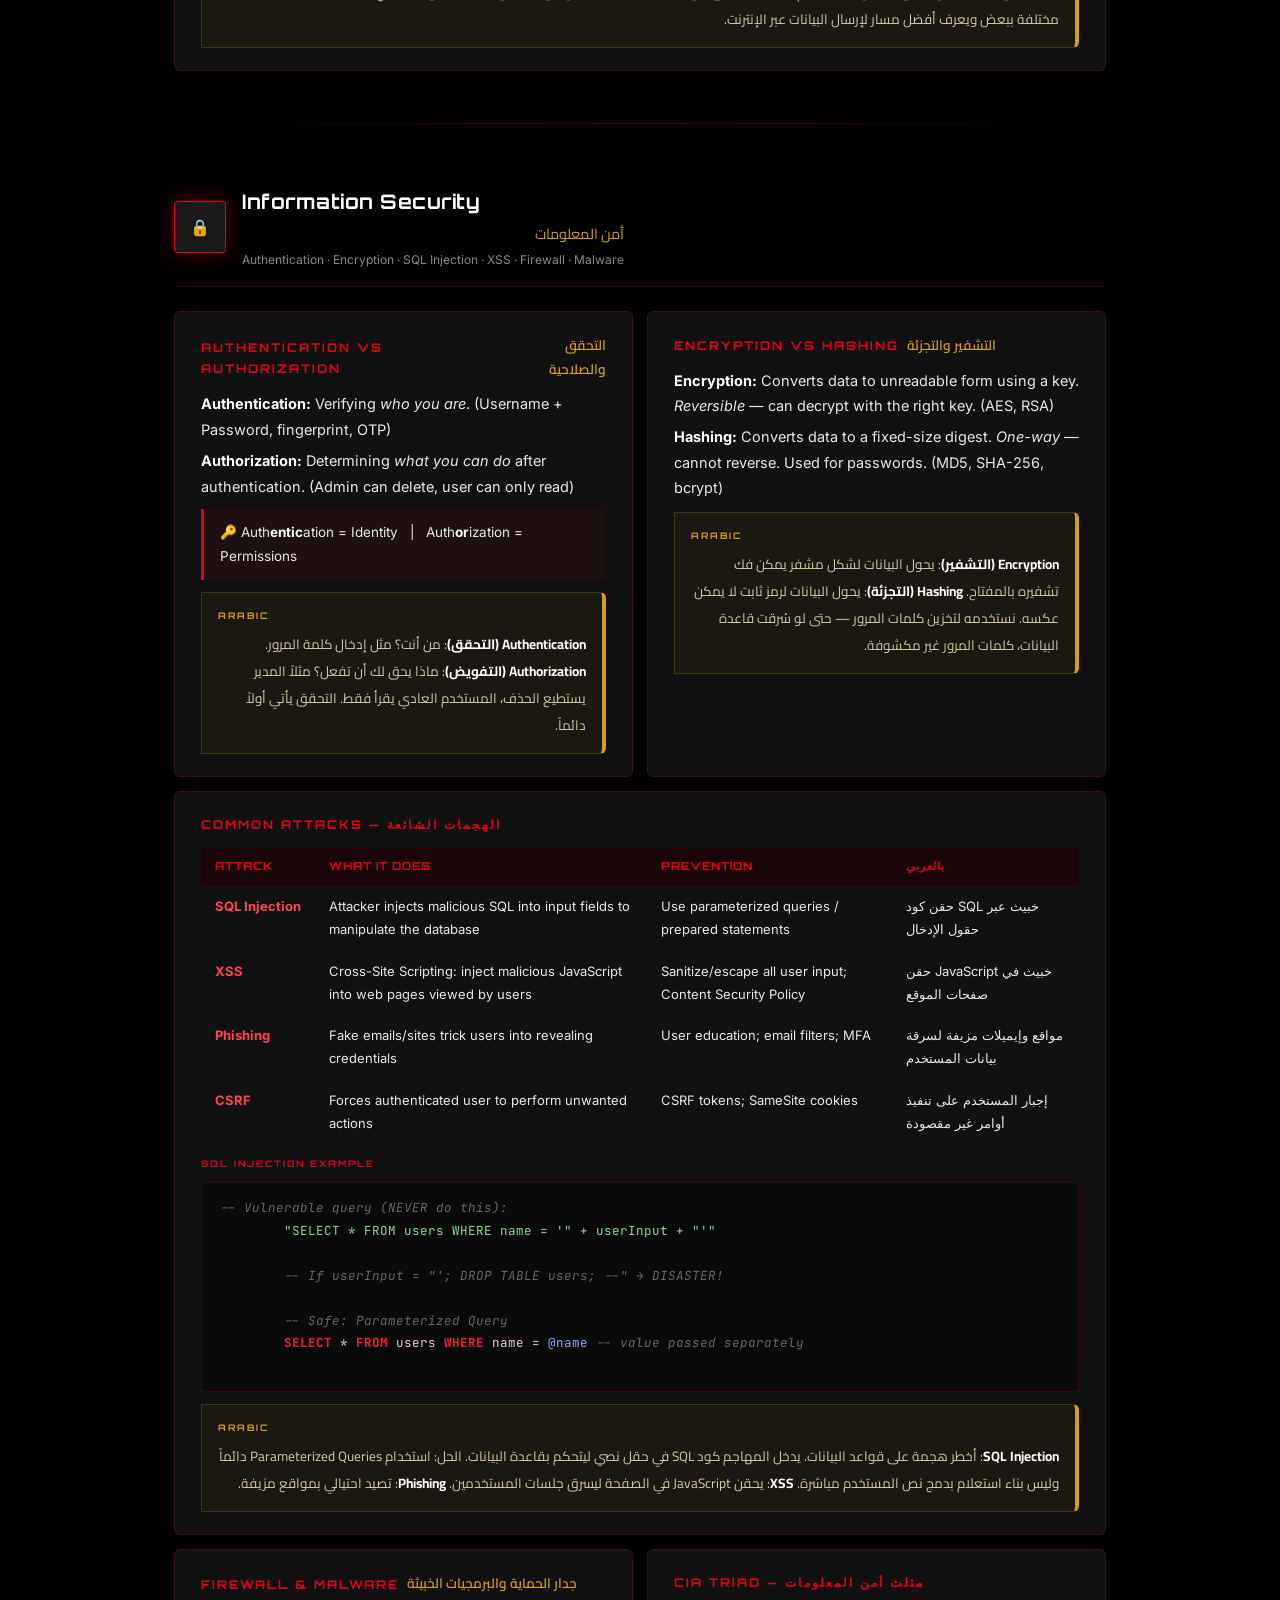
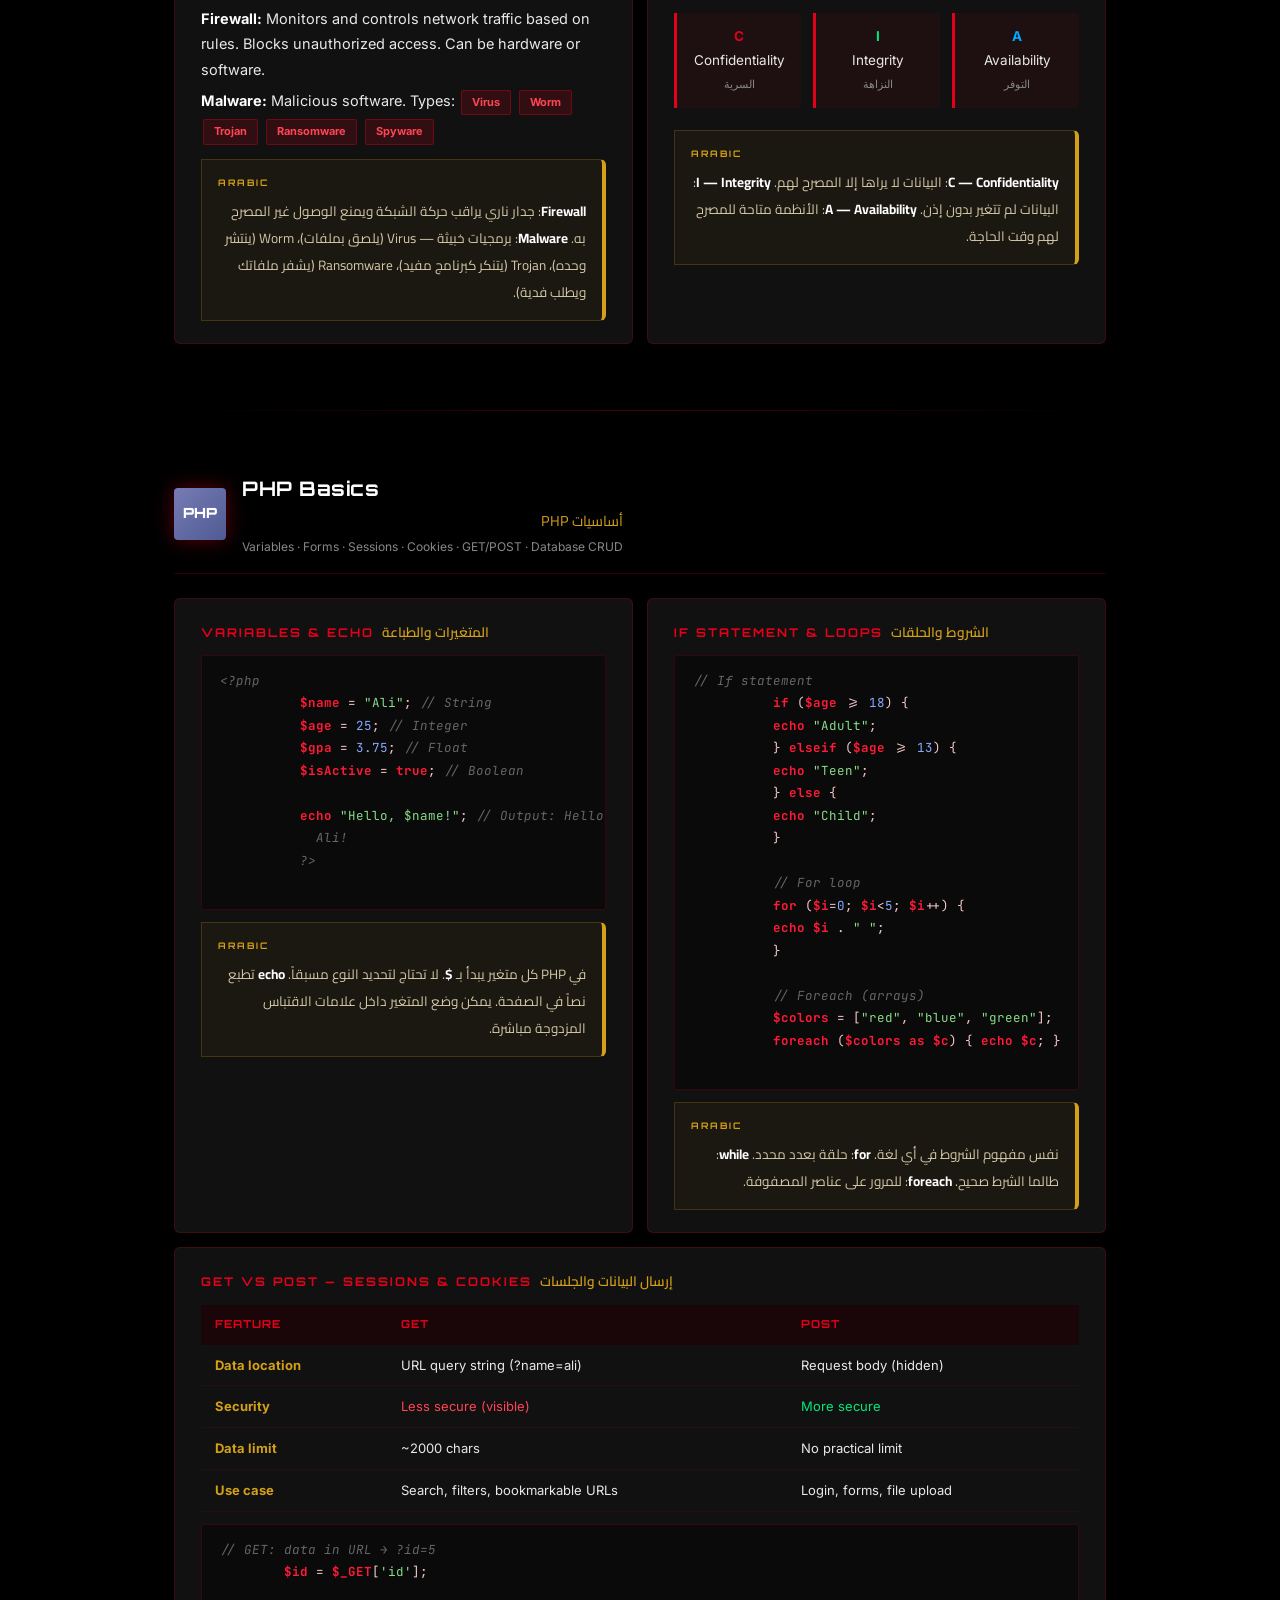
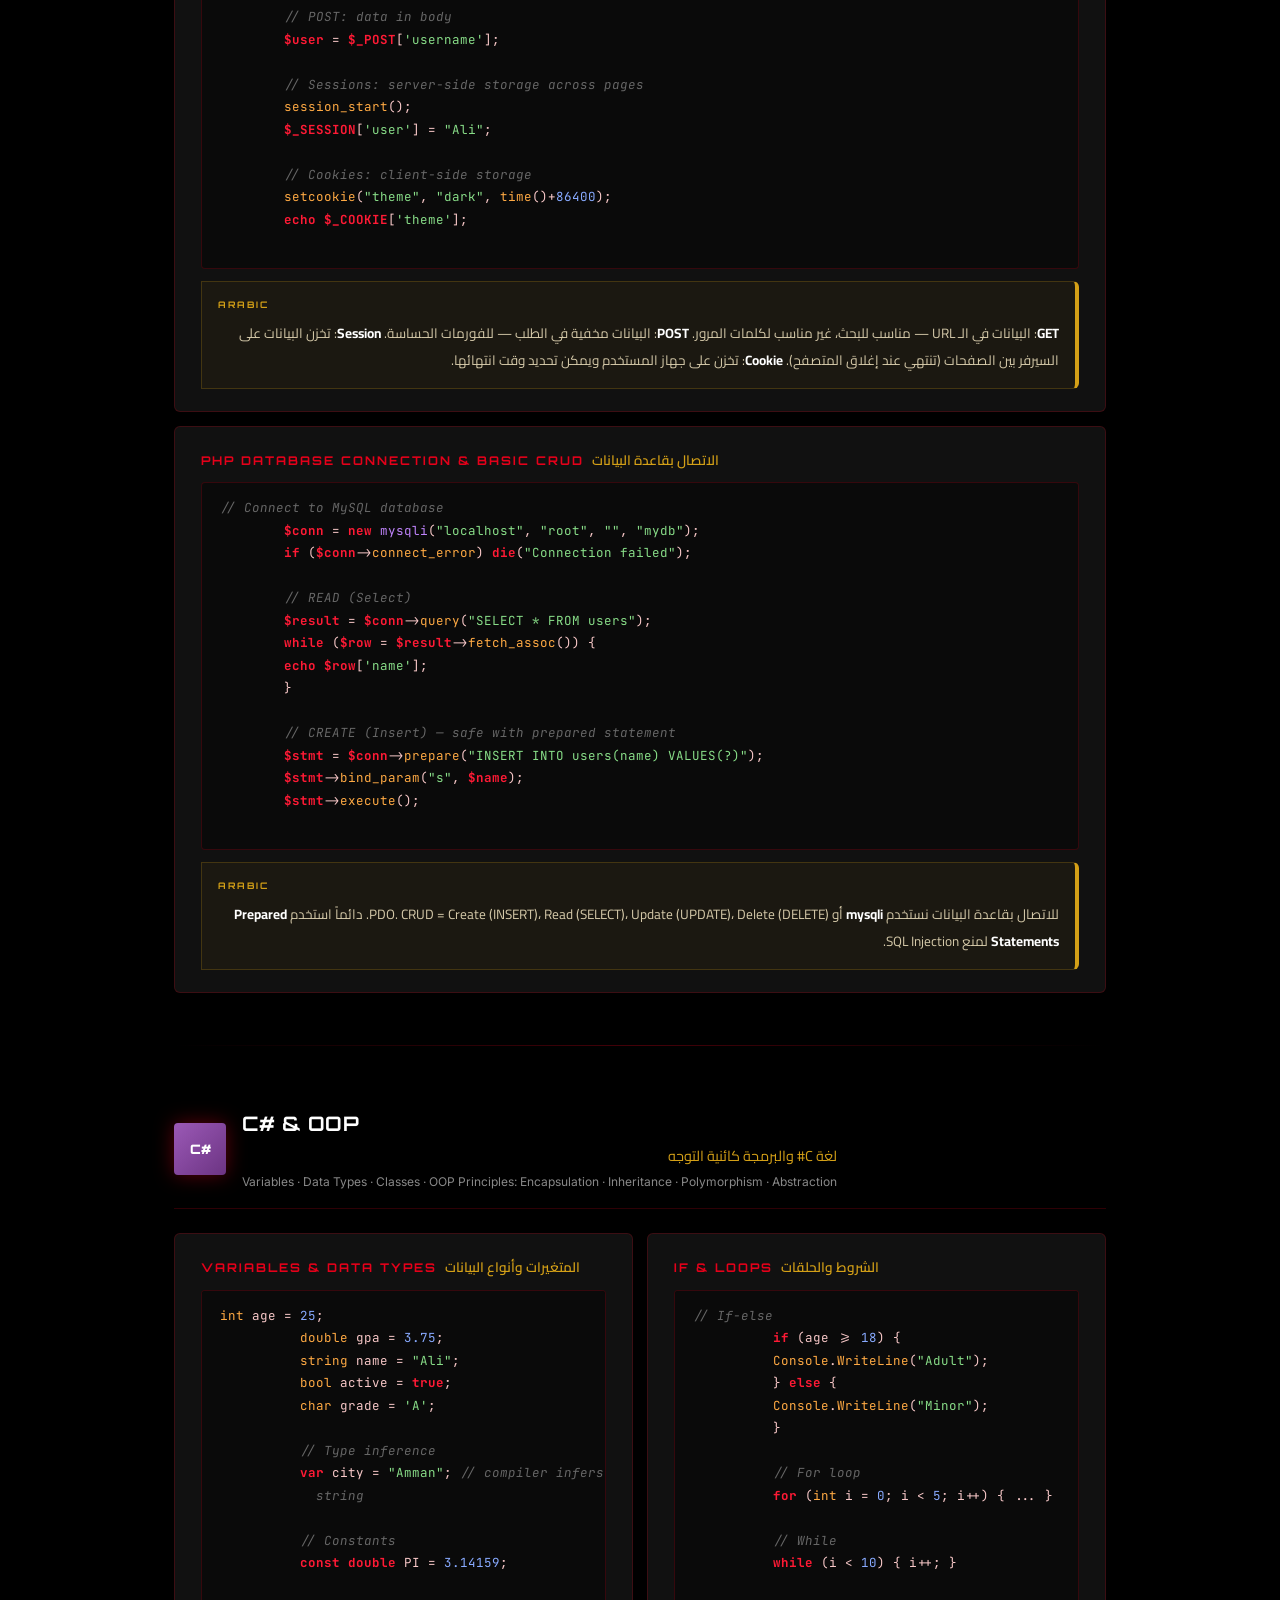
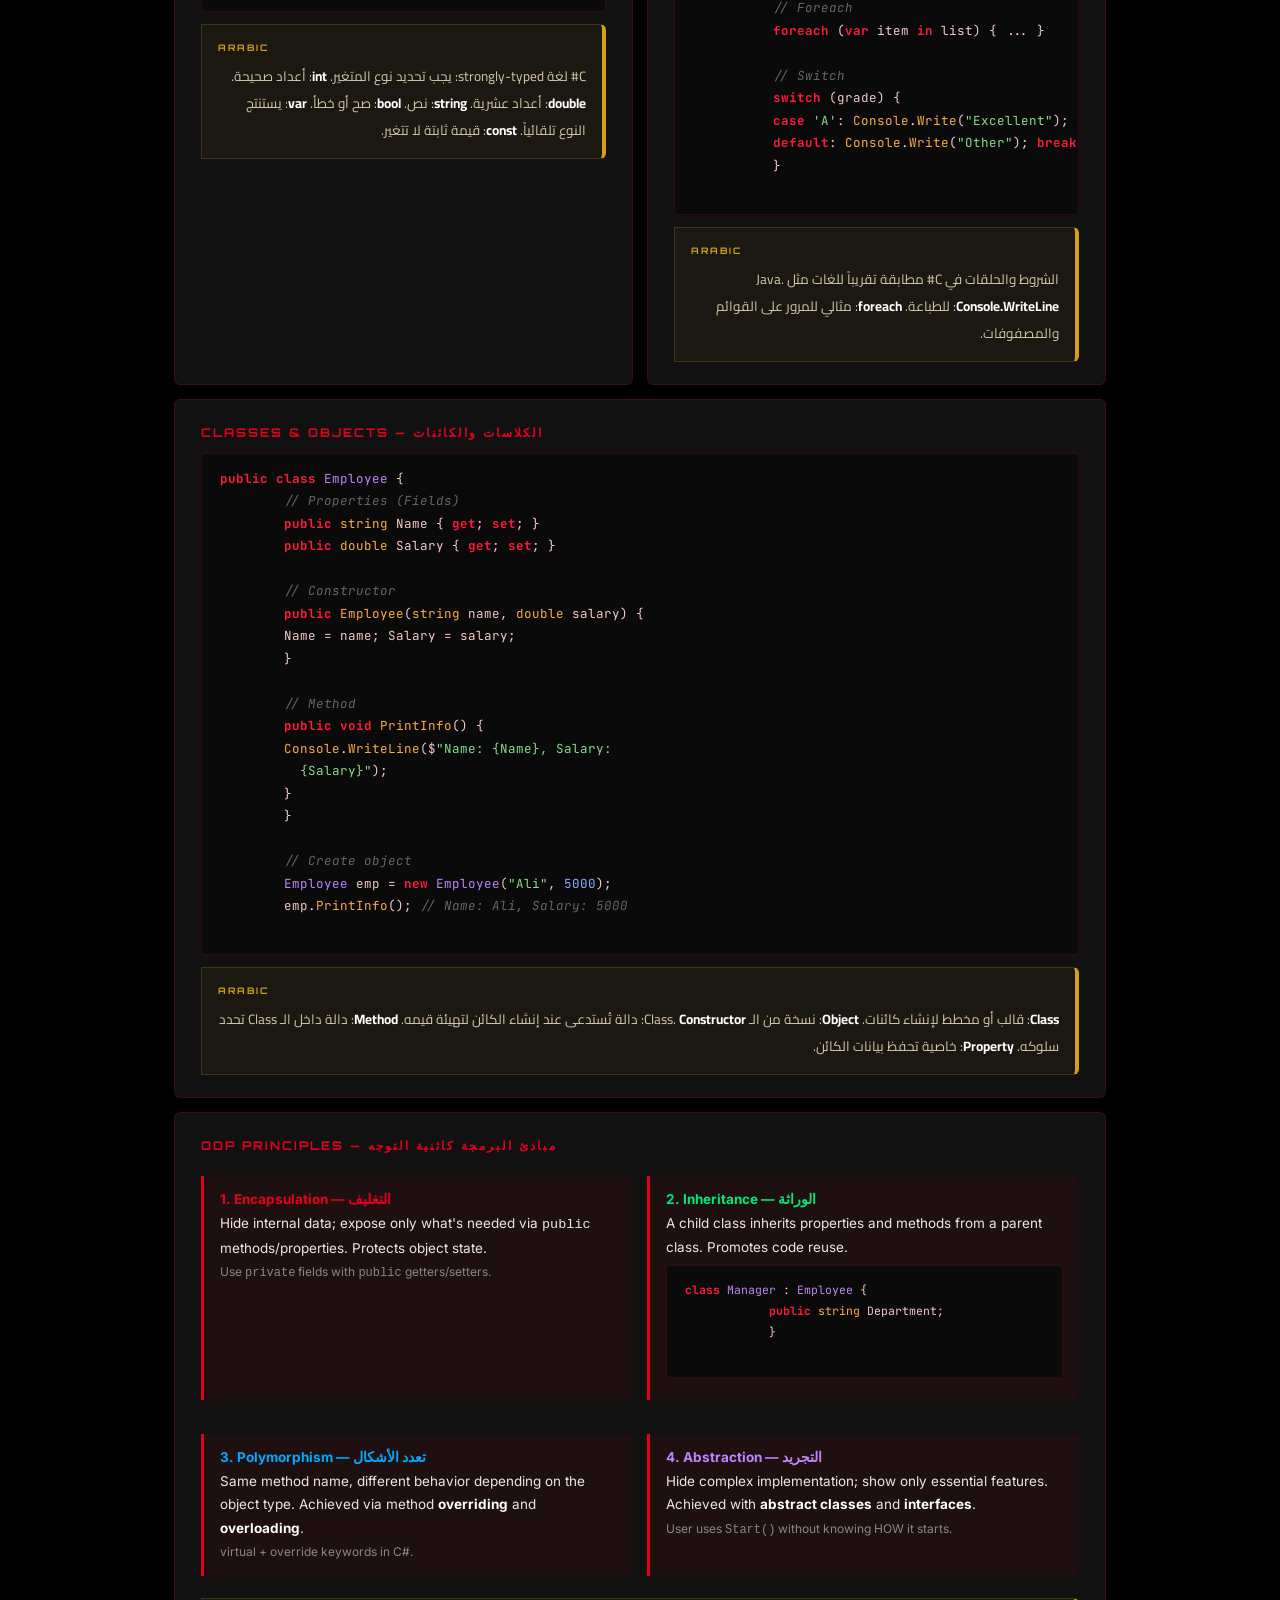
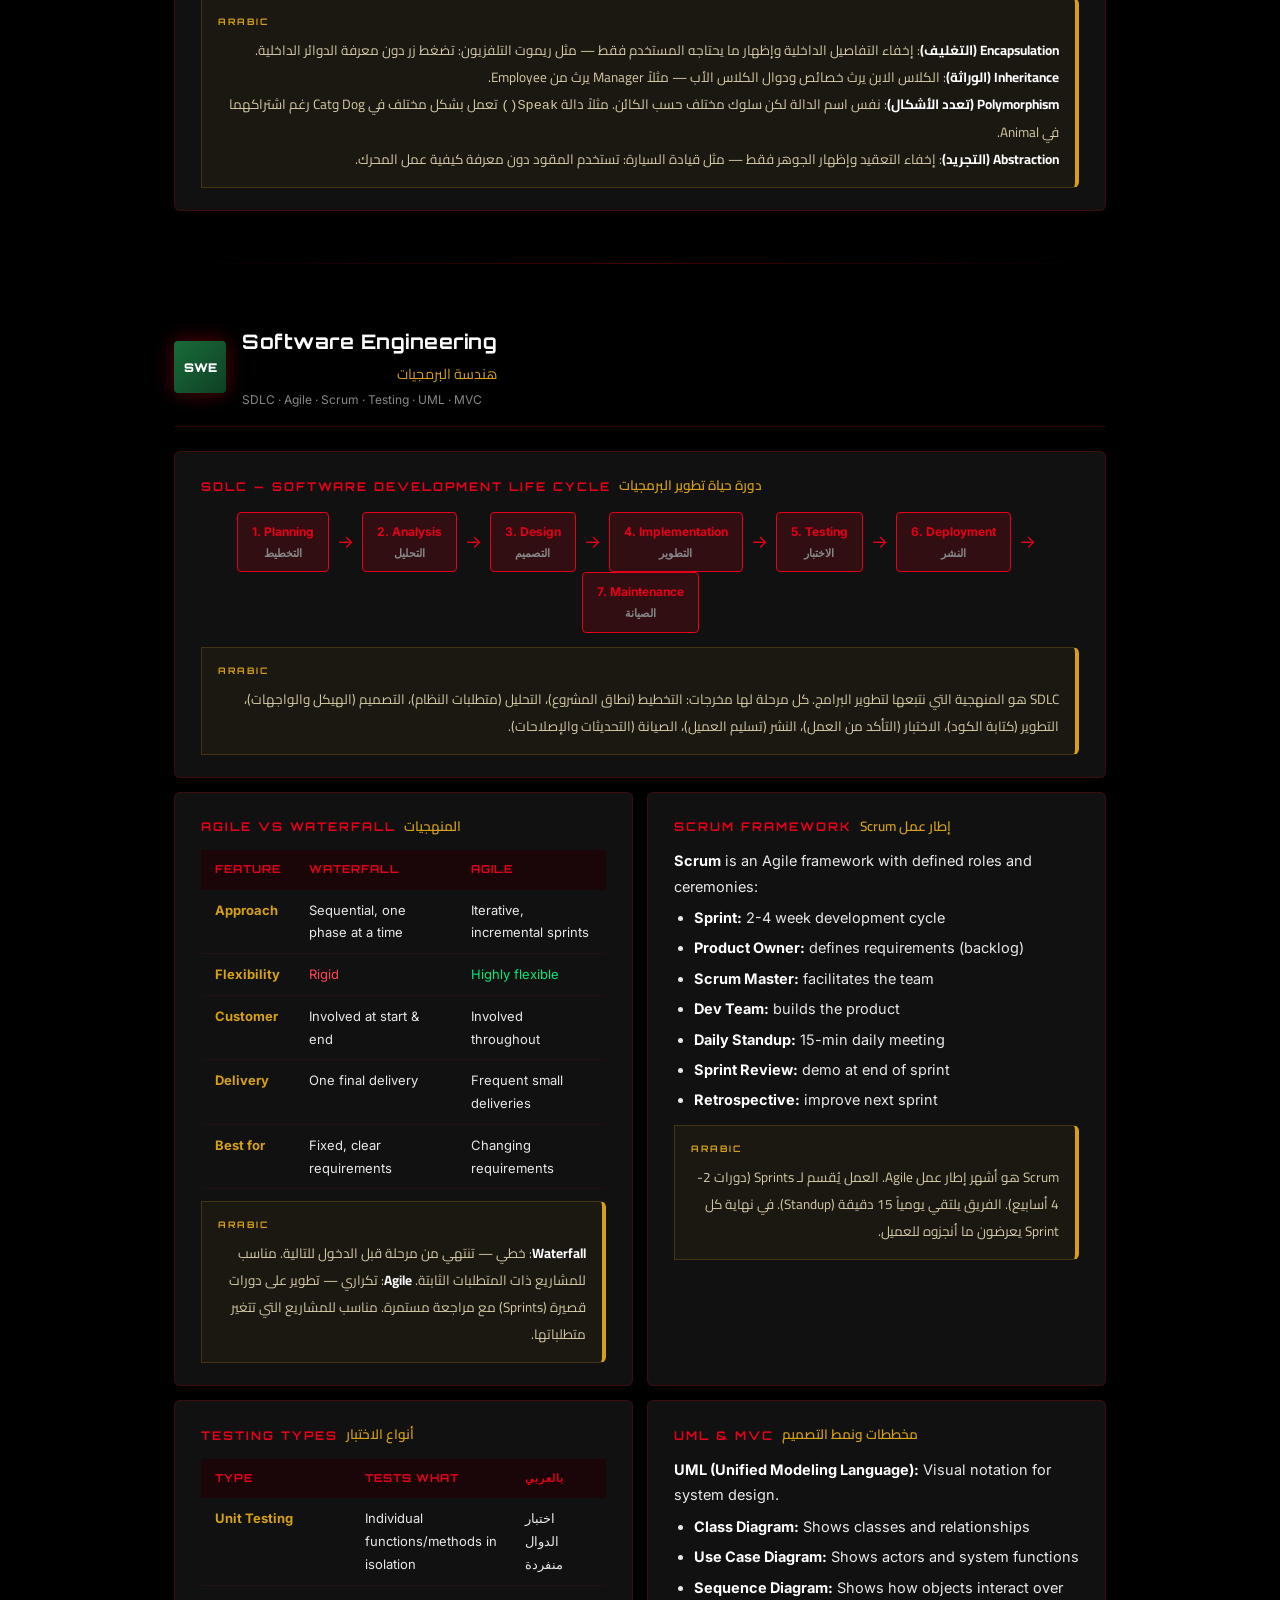
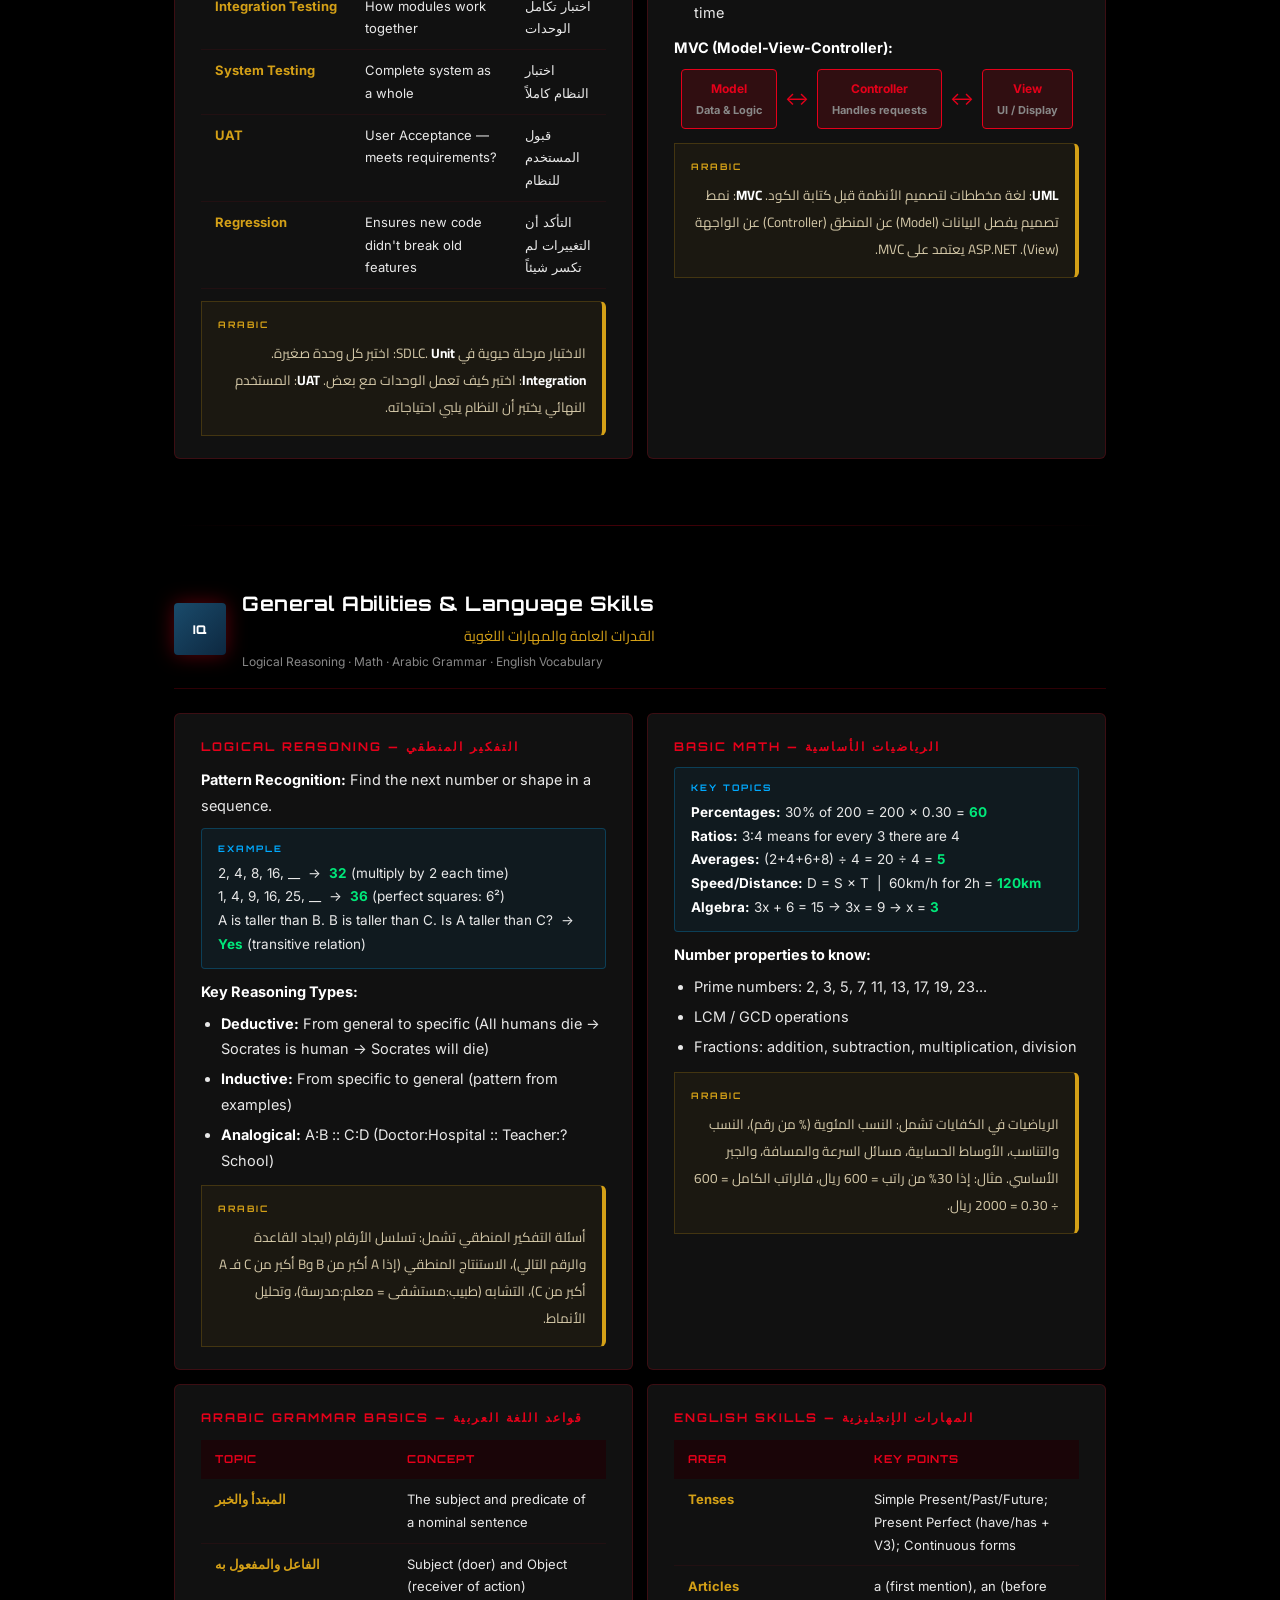
<file: competency_exam_guide.html>
<!DOCTYPE html>
<html lang="en" dir="ltr">

<head>
  <meta charset="UTF-8">
  <meta name="viewport" content="width=device-width, initial-scale=1.0">
  <title> Competency Exam — Complete Study Guide</title>
  <link
    href="https://fonts.googleapis.com/css2?family=Orbitron:wght@400;600;700;900&family=Cairo:wght@300;400;600;700;900&family=JetBrains+Mono:wght@400;600&family=Inter:wght@300;400;500;600;700&display=swap"
    rel="stylesheet">
  <style>
    :root {
      --black: #000000;
      --dark1: #0a0a0a;
      --dark2: #111111;
      --dark3: #1a1a1a;
      --dark4: #222222;
      --red: #e5001a;
      --red2: #ff1a35;
      --red3: #ff4455;
      --red-dim: rgba(229, 0, 26, .15);
      --red-border: rgba(229, 0, 26, .35);
      --red-glow: rgba(229, 0, 26, .08);
      --gold: #d4a017;
      --gold-dim: rgba(212, 160, 23, .12);
      --text: #e8e8e8;
      --muted: #888;
      --muted2: #666;
      --card: rgba(20, 20, 20, .95);
      --border: rgba(229, 0, 26, .2);
      --green: #00e87a;
      --blue: #00aaff;
      --purple: #c084fc;
    }

    * {
      margin: 0;
      padding: 0;
      box-sizing: border-box;
    }

    html {
      scroll-behavior: smooth;
    }

    body {
      font-family: Inter, sans-serif;
      background: var(--black);
      color: var(--text);
      line-height: 1.75;
      font-size: 14.5px;
      cursor: default;
    }

    /* ---- SCANLINE OVERLAY ---- */
    body::before {
      content: '';
      position: fixed;
      inset: 0;
      background: repeating-linear-gradient(0deg, transparent, transparent 2px, rgba(0, 0, 0, .03) 2px, rgba(0, 0, 0, .03) 4px);
      pointer-events: none;
      z-index: 0;
    }

    /* ---- HERO ---- */
    .hero {
      position: relative;
      background: var(--dark1);
      padding: 80px 40px 60px;
      text-align: center;
      overflow: hidden;
      border-bottom: 1px solid var(--red);
    }

    .hero::before {
      content: '';
      position: absolute;
      inset: 0;
      background:
        radial-gradient(ellipse 70% 50% at 50% 0%, rgba(229, 0, 26, .18), transparent 70%),
        radial-gradient(ellipse 40% 30% at 80% 100%, rgba(229, 0, 26, .08), transparent 60%);
      pointer-events: none;
    }

    .hero-badge {
      display: inline-block;
      font-family: Orbitron, sans-serif;
      font-size: 10px;
      font-weight: 700;
      letter-spacing: 4px;
      text-transform: uppercase;
      color: var(--red);
      border: 1px solid var(--red);
      padding: 6px 22px;
      border-radius: 2px;
      margin-bottom: 24px;
      position: relative;
      background: var(--red-dim);
    }

    .hero h1 {
      font-family: Orbitron, sans-serif;
      font-size: clamp(1.8rem, 5vw, 3.5rem);
      font-weight: 900;
      color: #fff;
      letter-spacing: -1px;
      margin-bottom: 10px;
      position: relative;
      text-shadow: 0 0 40px rgba(229, 0, 26, .4);
    }

    .hero h1 span {
      color: var(--red);
    }

    .hero .ar-sub {
      font-family: Cairo, sans-serif;
      font-size: 1.1rem;
      color: var(--gold);
      direction: rtl;
      margin-bottom: 20px;
      position: relative;
    }

    .hero p {
      color: var(--muted);
      font-size: 13px;
      max-width: 600px;
      margin: 0 auto;
      position: relative;
    }

    .hero-stats {
      display: flex;
      justify-content: center;
      gap: 32px;
      margin-top: 36px;
      flex-wrap: wrap;
      position: relative;
    }

    .hero-stat {
      text-align: center;
      background: var(--red-dim);
      border: 1px solid var(--red-border);
      border-radius: 4px;
      padding: 14px 28px;
      min-width: 120px;
    }

    .hero-stat .val {
      font-family: Orbitron, sans-serif;
      font-size: 1.8rem;
      font-weight: 900;
      color: var(--red);
      display: block;
      text-shadow: 0 0 20px rgba(229, 0, 26, .5);
    }

    .hero-stat .lbl {
      font-size: 11px;
      color: var(--muted);
      text-transform: uppercase;
      letter-spacing: 1px;
    }

    /* ---- NAV ---- */
    .sticky-nav {
      position: sticky;
      top: 0;
      z-index: 999;
      background: rgba(0, 0, 0, .97);
      border-bottom: 1px solid var(--red-border);
      padding: 10px 20px;
      display: flex;
      gap: 6px;
      justify-content: center;
      flex-wrap: wrap;
      backdrop-filter: blur(12px);
    }

    .sticky-nav a {
      text-decoration: none;
      color: var(--muted);
      font-family: Orbitron, sans-serif;
      font-size: 9px;
      font-weight: 700;
      letter-spacing: 1.5px;
      text-transform: uppercase;
      border: 1px solid rgba(229, 0, 26, .25);
      background: rgba(229, 0, 26, .04);
      padding: 7px 14px;
      border-radius: 2px;
      transition: .2s;
    }

    .sticky-nav a:hover {
      color: #fff;
      background: var(--red);
      border-color: var(--red);
      box-shadow: 0 0 16px rgba(229, 0, 26, .4);
    }

    /* ---- DISTRIBUTION BAR ---- */
    .dist-section {
      max-width: 900px;
      margin: 40px auto 0;
      padding: 0 24px;
    }

    .dist-card {
      background: var(--dark2);
      border: 1px solid var(--border);
      border-radius: 6px;
      padding: 28px;
      margin-bottom: 16px;
    }

    .dist-title {
      font-family: Orbitron, sans-serif;
      font-size: 12px;
      font-weight: 700;
      letter-spacing: 2px;
      color: var(--red);
      text-transform: uppercase;
      margin-bottom: 16px;
    }

    .progress-bar {
      background: var(--dark4);
      border-radius: 2px;
      height: 10px;
      margin-bottom: 8px;
      overflow: hidden;
    }

    .progress-fill {
      height: 100%;
      border-radius: 2px;
      background: linear-gradient(90deg, var(--red), var(--red2));
      box-shadow: 0 0 10px rgba(229, 0, 26, .5);
      animation: fillAnim 1.2s ease-out forwards;
      transform-origin: left;
    }

    @keyframes fillAnim {
      from {
        width: 0
      }
    }

    .progress-fill.blue {
      background: linear-gradient(90deg, #0066cc, #00aaff);
      box-shadow: 0 0 10px rgba(0, 170, 255, .4);
    }

    .dist-pct {
      font-family: Orbitron, sans-serif;
      font-size: 1.5rem;
      font-weight: 900;
      color: var(--red);
    }

    .dist-pct.blue {
      color: var(--blue);
    }

    .dist-topics {
      display: flex;
      gap: 8px;
      flex-wrap: wrap;
      margin-top: 10px;
    }

    .topic-tag {
      font-size: 11px;
      font-weight: 700;
      padding: 3px 12px;
      border-radius: 2px;
      border: 1px solid var(--red-border);
      color: var(--red3);
      background: var(--red-dim);
      font-family: Inter, sans-serif;
    }

    .topic-tag.b {
      border-color: rgba(0, 170, 255, .3);
      color: var(--blue);
      background: rgba(0, 170, 255, .07);
    }

    /* ---- MAIN CONTAINER ---- */
    .container {
      max-width: 980px;
      margin: 0 auto;
      padding: 40px 24px 100px;
      position: relative;
      z-index: 1;
    }

    /* ---- SECTION HEADER ---- */
    .sec-header {
      display: flex;
      align-items: center;
      gap: 16px;
      margin: 60px 0 24px;
      padding-bottom: 16px;
      border-bottom: 1px solid var(--border);
    }

    .sec-icon {
      width: 52px;
      height: 52px;
      background: var(--red);
      border-radius: 4px;
      display: flex;
      align-items: center;
      justify-content: center;
      font-family: Orbitron, sans-serif;
      font-weight: 900;
      font-size: 16px;
      color: #fff;
      flex-shrink: 0;
      box-shadow: 0 0 20px rgba(229, 0, 26, .4);
    }

    .sec-info h2 {
      font-family: Orbitron, sans-serif;
      font-size: 1.25rem;
      font-weight: 700;
      color: #fff;
      letter-spacing: .5px;
    }

    .sec-info .ar {
      font-family: Cairo, sans-serif;
      font-size: .9rem;
      color: var(--gold);
      direction: rtl;
      text-align: right;
      margin-top: 2px;
    }

    .sec-info .desc {
      font-size: 12px;
      color: var(--muted);
      margin-top: 3px;
    }

    /* ---- CARD ---- */
    .card {
      background: var(--dark2);
      border: 1px solid var(--border);
      border-radius: 6px;
      padding: 22px 26px;
      margin-bottom: 14px;
      transition: border-color .25s, box-shadow .25s, transform .2s;
      position: relative;
      overflow: hidden;
    }

    .card::before {
      content: '';
      position: absolute;
      left: 0;
      top: 0;
      bottom: 0;
      width: 3px;
      background: var(--red);
      opacity: 0;
      transition: .25s;
    }

    .card:hover {
      border-color: var(--red);
      box-shadow: 0 0 24px rgba(229, 0, 26, .12), inset 0 0 40px rgba(229, 0, 26, .03);
      transform: translateX(4px);
    }

    .card:hover::before {
      opacity: 1;
    }

    .card-title {
      font-family: Orbitron, sans-serif;
      font-size: .75rem;
      font-weight: 700;
      color: var(--red);
      letter-spacing: 2px;
      text-transform: uppercase;
      margin-bottom: 10px;
      display: flex;
      align-items: center;
      gap: 8px;
    }

    .card-title .ar {
      font-family: Cairo, sans-serif;
      font-size: .85rem;
      color: var(--gold);
      font-weight: 600;
      direction: rtl;
      text-transform: none;
      letter-spacing: 0;
    }

    .card p {
      margin-bottom: 6px;
      color: var(--text);
    }

    .card li {
      margin-bottom: 5px;
    }

    .card ul,
    .card ol {
      padding-left: 20px;
    }

    b,
    strong {
      color: #fff;
    }

    /* ---- CODE BLOCK ---- */
    .code {
      background: #0a0a0a;
      border: 1px solid rgba(229, 0, 26, .2);
      border-radius: 4px;
      padding: 14px 18px;
      margin: 10px 0;
      font-family: 'JetBrains Mono', monospace;
      font-size: 12.5px;
      color: #f8c8c8;
      direction: ltr;
      overflow-x: auto;
      white-space: pre;
      line-height: 1.8;
    }

    .code .kw {
      color: var(--red2);
      font-weight: 700;
    }

    .code .fn {
      color: #ffaa44;
    }

    .code .str {
      color: #88dd88;
    }

    .code .cm {
      color: var(--muted2);
      font-style: italic;
    }

    .code .num {
      color: #88aaff;
    }

    .code .cl {
      color: var(--purple);
    }

    .code-label {
      font-size: 9px;
      font-weight: 700;
      color: var(--red);
      letter-spacing: 2px;
      text-transform: uppercase;
      margin-bottom: 6px;
      font-family: Orbitron, sans-serif;
    }

    /* ---- ARABIC BOX ---- */
    .ar-box {
      background: rgba(212, 160, 23, .05);
      border: 1px solid rgba(212, 160, 23, .22);
      border-right: 4px solid var(--gold);
      border-radius: 0 6px 6px 0;
      padding: 14px 16px;
      margin-top: 12px;
      direction: rtl;
      text-align: right;
      font-family: Cairo, sans-serif;
      font-size: 13.5px;
      color: #d4c8a8;
      line-height: 2;
    }

    .ar-label {
      font-size: 9px;
      font-weight: 700;
      color: var(--gold);
      letter-spacing: 2px;
      text-transform: uppercase;
      margin-bottom: 6px;
      direction: ltr;
      text-align: left;
      font-family: Orbitron, sans-serif;
    }

    /* ---- HIGHLIGHT / NOTE ---- */
    .hl {
      background: rgba(229, 0, 26, .06);
      border-left: 3px solid var(--red);
      border-radius: 0 4px 4px 0;
      padding: 12px 16px;
      margin: 10px 0;
      font-size: 13.5px;
    }

    .note {
      background: rgba(0, 170, 255, .06);
      border: 1px solid rgba(0, 170, 255, .25);
      border-radius: 4px;
      padding: 12px 16px;
      margin: 10px 0;
      font-size: 13.5px;
    }

    .note-lbl {
      font-size: 9px;
      font-weight: 700;
      color: var(--blue);
      letter-spacing: 2px;
      text-transform: uppercase;
      margin-bottom: 5px;
      font-family: Orbitron, sans-serif;
    }

    /* ---- TABLE ---- */
    .tw {
      overflow-x: auto;
      margin: 12px 0;
    }

    table {
      width: 100%;
      border-collapse: collapse;
      font-size: 13px;
    }

    thead th {
      background: #1a0508;
      color: var(--red);
      padding: 10px 14px;
      text-align: left;
      font-weight: 700;
      font-size: 11px;
      letter-spacing: 1px;
      text-transform: uppercase;
      font-family: Orbitron, sans-serif;
      white-space: nowrap;
    }

    tbody tr {
      border-bottom: 1px solid rgba(229, 0, 26, .08);
    }

    tbody tr:hover {
      background: var(--red-glow);
    }

    tbody td {
      padding: 9px 14px;
      vertical-align: top;
    }

    tbody td:first-child {
      font-weight: 700;
      color: var(--gold);
      white-space: nowrap;
    }

    /* ---- GRID ---- */
    .g2 {
      display: grid;
      grid-template-columns: 1fr 1fr;
      gap: 14px;
    }

    .g3 {
      display: grid;
      grid-template-columns: 1fr 1fr 1fr;
      gap: 12px;
    }

    @media(max-width:640px) {

      .g2,
      .g3 {
        grid-template-columns: 1fr
      }

      .hero h1 {
        font-size: 1.8rem
      }

      .container {
        padding: 28px 14px 80px
      }

      .card {
        padding: 16px
      }

      .sec-header {
        flex-direction: column;
        align-items: flex-start
      }
    }

    /* ---- TAG ---- */
    .tag {
      display: inline-block;
      border: 1px solid var(--red-border);
      color: var(--red3);
      background: var(--red-dim);
      border-radius: 2px;
      padding: 2px 10px;
      font-size: 11px;
      font-weight: 700;
      margin: 2px;
      font-family: Inter, sans-serif;
    }

    .tag.g {
      border-color: rgba(0, 232, 122, .3);
      color: var(--green);
      background: rgba(0, 232, 122, .07);
    }

    .tag.b {
      border-color: rgba(0, 170, 255, .3);
      color: var(--blue);
      background: rgba(0, 170, 255, .07);
    }

    .tag.p {
      border-color: rgba(192, 132, 252, .3);
      color: var(--purple);
      background: rgba(192, 132, 252, .07);
    }

    .tag.y {
      border-color: rgba(212, 160, 23, .3);
      color: var(--gold);
      background: var(--gold-dim);
    }

    /* ---- FLOW ---- */
    .flow {
      display: flex;
      align-items: center;
      justify-content: center;
      flex-wrap: wrap;
      gap: 0;
      margin: 14px 0;
      overflow-x: auto;
    }

    .fbox {
      background: var(--dark3);
      border: 1px solid var(--border);
      border-radius: 4px;
      padding: 8px 14px;
      font-size: 12px;
      font-weight: 700;
      text-align: center;
      white-space: nowrap;
    }

    .fbox.r {
      border-color: var(--red);
      color: var(--red);
      background: var(--red-dim);
    }

    .fbox.g {
      border-color: rgba(0, 232, 122, .4);
      color: var(--green);
      background: rgba(0, 232, 122, .07);
    }

    .fbox.b {
      border-color: rgba(0, 170, 255, .4);
      color: var(--blue);
      background: rgba(0, 170, 255, .07);
    }

    .fbox.p {
      border-color: rgba(192, 132, 252, .4);
      color: var(--purple);
      background: rgba(192, 132, 252, .07);
    }

    .arrow {
      color: var(--red);
      font-size: 18px;
      padding: 0 8px;
    }

    /* ---- EXAM Q ---- */
    .exam-q {
      border-left: 3px solid var(--purple);
      background: rgba(192, 132, 252, .05);
      border-radius: 0 4px 4px 0;
      padding: 13px 16px;
      margin: 10px 0;
      font-size: 13.5px;
    }

    .q-lbl {
      font-size: 9px;
      font-weight: 700;
      color: var(--purple);
      letter-spacing: 2px;
      text-transform: uppercase;
      margin-bottom: 5px;
      font-family: Orbitron, sans-serif;
    }

    .ans {
      color: var(--green);
      font-weight: 700;
    }

    /* ---- DIVIDER ---- */
    hr.div {
      border: none;
      height: 1px;
      background: linear-gradient(90deg, transparent, var(--red), transparent);
      opacity: .3;
      margin: 52px 0;
    }

    /* ---- FINAL REVIEW ---- */
    .final {
      background: linear-gradient(135deg, rgba(229, 0, 26, .07), rgba(0, 0, 0, .9));
      border: 1px solid var(--red);
      border-radius: 6px;
      padding: 32px;
      margin-top: 52px;
      box-shadow: 0 0 40px rgba(229, 0, 26, .08);
    }

    .final h2 {
      font-family: Orbitron, sans-serif;
      font-size: 1rem;
      font-weight: 700;
      color: var(--red);
      margin-bottom: 20px;
      letter-spacing: 2px;
      text-transform: uppercase;
    }

    .final h2 .ar {
      font-family: Cairo, sans-serif;
      font-size: .9rem;
      color: var(--gold);
      font-weight: 600;
      direction: rtl;
      display: block;
      margin-top: 4px;
      text-transform: none;
      letter-spacing: 0;
    }

    /* scrollbar */
    ::-webkit-scrollbar {
      width: 6px;
      height: 6px;
    }

    ::-webkit-scrollbar-track {
      background: var(--dark1);
    }

    ::-webkit-scrollbar-thumb {
      background: var(--red);
      border-radius: 3px;
    }
  </style>
</head>

<body>

  <!-- ════════════════ HERO ════════════════ -->
  <div class="hero">
    <div class="hero-badge">اختبار الكفاءة &mdash; Complete Study Guide 2025</div>
    <h1>Competency <span>Exam</span> Guide</h1>
    <div class="ar-sub">دليل الدراسة الشامل لاختبار الكفاءة &mdash; التقنية والسلوكية</div>
    <p>Full bilingual coverage &middot; Technical 70% + Behavioral 30% &middot; SQL · Networks · Security · PHP · C# ·
      Software Engineering</p>
    <div class="hero-stats">
      <div class="hero-stat">
        <span class="val">70%</span>
        <span class="lbl">Technical</span>
      </div>
      <div class="hero-stat">
        <span class="val">30%</span>
        <span class="lbl">Behavioral</span>
      </div>
      <div class="hero-stat">
        <span class="val">7</span>
        <span class="lbl">Sections</span>
      </div>
      <div class="hero-stat">
        <span class="val">EN+AR</span>
        <span class="lbl">Bilingual</span>
      </div>
    </div>
  </div>

  <!-- ════════════════ NAV ════════════════ -->
  <nav class="sticky-nav">
    <a href="index.html">🏠 Home</a>
    <a href="#dist">Distribution</a>
    <a href="#sql">SQL</a>
    <a href="#networks">Networks</a>
    <a href="#security">Security</a>
    <a href="#php">PHP</a>
    <a href="#csharp">C#</a>
    <a href="#swe">Software Eng</a>
    <a href="#abilities">Abilities</a>
    <a href="#review">Review</a>
  </nav>

  <!-- ════════════════ DISTRIBUTION ════════════════ -->
  <div class="dist-section" id="dist">
    <div style="margin:40px 0 20px;text-align:center">
      <div
        style="font-family:Orbitron,sans-serif;font-size:.75rem;letter-spacing:3px;color:var(--red);text-transform:uppercase">
        Exam Distribution &mdash; توزيع الاختبار</div>
    </div>
    <div class="dist-card">
      <div class="dist-title">Technical Competencies &mdash; الكفاءة الفنية</div>
      <div style="display:flex;align-items:center;gap:16px;margin-bottom:10px">
        <div style="flex:1">
          <div class="progress-bar">
            <div class="progress-fill" style="width:70%"></div>
          </div>
        </div>
        <div class="dist-pct">70%</div>
      </div>
      <div class="dist-topics">
        <span class="topic-tag">Software Engineering</span>
        <span class="topic-tag">SQL Server &amp; Databases</span>
        <span class="topic-tag">Networks</span>
        <span class="topic-tag">Information Security</span>
        <span class="topic-tag">C# Programming</span>
        <span class="topic-tag">PHP</span>
        <span class="topic-tag">ASP.NET</span>
      </div>
      <div class="ar-box" style="margin-top:14px">
        <div class="ar-label">Arabic</div>الكفايات الفنية تمثل 70% من الدرجة. تشمل: هندسة البرمجيات، قواعد البيانات SQL،
        الشبكات، أمن المعلومات، البرمجة بـ C# أو PHP.
      </div>
    </div>
    <div class="dist-card">
      <div class="dist-title" style="color:var(--blue)">Behavioral, Language &amp; Cognitive Abilities &mdash; الكفايات
        السلوكية واللغوية</div>
      <div style="display:flex;align-items:center;gap:16px;margin-bottom:10px">
        <div style="flex:1">
          <div class="progress-bar">
            <div class="progress-fill blue" style="width:30%"></div>
          </div>
        </div>
        <div class="dist-pct blue">30%</div>
      </div>
      <div class="dist-topics">
        <span class="topic-tag b">Logical Thinking</span>
        <span class="topic-tag b">Math</span>
        <span class="topic-tag b">Arabic Skills</span>
        <span class="topic-tag b">English Skills</span>
        <span class="topic-tag b">Analytical Reasoning</span>
        <span class="topic-tag b">Problem Solving</span>
      </div>
      <div class="ar-box" style="margin-top:14px">
        <div class="ar-label">Arabic</div>الكفايات السلوكية والقدرات العقلية تمثل 30% من الدرجة. تشمل: التفكير المنطقي،
        الرياضيات، مهارات اللغة العربية والإنجليزية، وحل المشكلات.
      </div>
    </div>
  </div>

  <div class="container">

    <!-- ══════════════════════════════════════ SQL ══════════════════ -->
    <div class="sec-header" id="sql">
      <div class="sec-icon">SQL</div>
      <div class="sec-info">
        <h2>SQL &amp; Databases</h2>
        <div class="ar">قواعد البيانات و SQL</div>
        <div class="desc">Queries · Joins · Normalization · Stored Procedures · Keys</div>
      </div>
    </div>

    <div class="card">
      <div class="card-title">Basic SQL Statements &mdash; الأوامر الأساسية</div>
      <div class="tw">
        <table>
          <thead>
            <tr>
              <th>Command</th>
              <th>Purpose</th>
              <th>بالعربي</th>
            </tr>
          </thead>
          <tbody>
            <tr>
              <td>SELECT</td>
              <td>Retrieve data from one or more tables</td>
              <td>استرجاع البيانات</td>
            </tr>
            <tr>
              <td>WHERE</td>
              <td>Filter rows based on a condition</td>
              <td>تصفية الصفوف بشرط</td>
            </tr>
            <tr>
              <td>ORDER BY</td>
              <td>Sort results ASC or DESC</td>
              <td>ترتيب النتائج تصاعدياً أو تنازلياً</td>
            </tr>
            <tr>
              <td>GROUP BY</td>
              <td>Group rows sharing a value for aggregation</td>
              <td>تجميع الصفوف لحسابات إجمالية</td>
            </tr>
            <tr>
              <td>HAVING</td>
              <td>Filter groups (used after GROUP BY, like WHERE for groups)</td>
              <td>تصفية المجموعات بعد GROUP BY</td>
            </tr>
            <tr>
              <td>INSERT</td>
              <td>Add new rows to a table</td>
              <td>إضافة سجلات جديدة</td>
            </tr>
            <tr>
              <td>UPDATE</td>
              <td>Modify existing rows</td>
              <td>تعديل سجلات موجودة</td>
            </tr>
            <tr>
              <td>DELETE</td>
              <td>Remove rows from a table</td>
              <td>حذف سجلات</td>
            </tr>
          </tbody>
        </table>
      </div>
      <div class="code-label">SQL Examples</div>
      <div class="code"><span class="kw">SELECT</span> Name, Salary <span class="kw">FROM</span> Employees <span
          class="kw">WHERE</span> Salary > <span class="num">5000</span> <span class="kw">ORDER BY</span> Salary <span
          class="kw">DESC</span>;

        <span class="kw">SELECT</span> Dept, <span class="fn">COUNT</span>(*) <span class="kw">AS</span> Total <span
          class="kw">FROM</span> Employees <span class="kw">GROUP BY</span> Dept <span class="kw">HAVING COUNT</span>(*)
        > <span class="num">3</span>;

        <span class="kw">INSERT INTO</span> Employees (Name, Salary) <span class="kw">VALUES</span> (<span
          class="str">'Ali'</span>, <span class="num">7000</span>);
        <span class="kw">UPDATE</span> Employees <span class="kw">SET</span> Salary = <span class="num">8000</span>
        <span class="kw">WHERE</span> ID = <span class="num">5</span>;
        <span class="kw">DELETE FROM</span> Employees <span class="kw">WHERE</span> ID = <span class="num">5</span>;
      </div>
      <div class="ar-box">
        <div class="ar-label">Arabic</div>
        <strong>SELECT</strong>: جلب البيانات من الجدول. <strong>WHERE</strong>: تصفية النتائج بشرط معين. <strong>ORDER
          BY</strong>: ترتيب النتائج. <strong>GROUP BY</strong>: تجميع الصفوف لعمليات مثل COUNT وSUM.
        <strong>HAVING</strong>: شرط بعد التجميع (مثل WHERE لكن للمجموعات). <strong>INSERT</strong>: إضافة سجل.
        <strong>UPDATE</strong>: تعديل سجل. <strong>DELETE</strong>: حذف سجل.
      </div>
    </div>

    <div class="card">
      <div class="card-title">SQL JOINs &mdash; الربط بين الجداول</div>
      <p>JOINs combine rows from two or more tables based on a related column.</p>
      <div class="tw">
        <table>
          <thead>
            <tr>
              <th>JOIN Type</th>
              <th>Returns</th>
              <th>بالعربي</th>
            </tr>
          </thead>
          <tbody>
            <tr>
              <td>INNER JOIN</td>
              <td>Only matching rows in BOTH tables</td>
              <td>الصفوف المتطابقة فقط في الجدولين</td>
            </tr>
            <tr>
              <td>LEFT JOIN</td>
              <td>ALL rows from left table + matching from right (NULL if no match)</td>
              <td>كل صفوف الجدول الأيسر + المطابق من الأيمن</td>
            </tr>
            <tr>
              <td>RIGHT JOIN</td>
              <td>ALL rows from right table + matching from left</td>
              <td>كل صفوف الجدول الأيمن + المطابق من الأيسر</td>
            </tr>
            <tr>
              <td>FULL JOIN</td>
              <td>All rows from both tables</td>
              <td>كل صفوف الجدولين</td>
            </tr>
          </tbody>
        </table>
      </div>
      <div class="code"><span class="cm">-- INNER JOIN: only customers who placed orders</span>
        <span class="kw">SELECT</span> C.Name, O.OrderDate
        <span class="kw">FROM</span> Customers C
        <span class="kw">INNER JOIN</span> Orders O <span class="kw">ON</span> C.ID = O.CustomerID;

        <span class="cm">-- LEFT JOIN: all customers, with order if exists</span>
        <span class="kw">SELECT</span> C.Name, O.OrderDate
        <span class="kw">FROM</span> Customers C
        <span class="kw">LEFT JOIN</span> Orders O <span class="kw">ON</span> C.ID = O.CustomerID;
      </div>
      <div class="ar-box">
        <div class="ar-label">Arabic</div><strong>INNER JOIN</strong>: يجلب فقط الصفوف التي لها تطابق في كلا الجدولين.
        <strong>LEFT JOIN</strong>: يجلب كل صفوف الجدول الأيسر حتى لو لم يكن لها تطابق في الأيمن (يظهر NULL).
        <strong>RIGHT JOIN</strong>: عكس LEFT JOIN. القاعدة: دائماً JOIN يحتاج ON لتحديد عمود الربط.
      </div>
    </div>

    <div class="g2">
      <div class="card">
        <div class="card-title">Primary Key &amp; Foreign Key <span class="ar">المفاتيح</span></div>
        <p><strong>Primary Key (PK):</strong> Uniquely identifies each row in a table. Cannot be NULL. Only one per
          table.</p>
        <p><strong>Foreign Key (FK):</strong> A column that references the Primary Key of another table. Creates a
          relationship between tables.</p>
        <div class="code"><span class="kw">CREATE TABLE</span> Orders (
          OrderID <span class="fn">INT</span> <span class="kw">PRIMARY KEY</span>,
          CustID <span class="fn">INT</span> <span class="kw">FOREIGN KEY REFERENCES</span> Customers(ID)
          );</div>
        <div class="ar-box">
          <div class="ar-label">Arabic</div><strong>Primary Key</strong>: مفتاح أساسي يحدد كل سجل بشكل فريد — لا يتكرر
          ولا يكون فارغاً. <strong>Foreign Key</strong>: مفتاح أجنبي يربط جدولين معاً عن طريق الإشارة لـ PK جدول آخر.
        </div>
      </div>
      <div class="card">
        <div class="card-title">Normalization &mdash; التطبيع</div>
        <p>Normalization organizes a database to reduce redundancy and improve integrity.</p>
        <div class="tw">
          <table>
            <thead>
              <tr>
                <th>Form</th>
                <th>Rule</th>
              </tr>
            </thead>
            <tbody>
              <tr>
                <td>1NF</td>
                <td>No repeating groups; each cell has one value; has PK</td>
              </tr>
              <tr>
                <td>2NF</td>
                <td>1NF + no partial dependency on composite PK</td>
              </tr>
              <tr>
                <td>3NF</td>
                <td>2NF + no transitive dependency (non-key → non-key)</td>
              </tr>
            </tbody>
          </table>
        </div>
        <div class="ar-box">
          <div class="ar-label">Arabic</div>التطبيع هو تنظيم الجداول لتقليل التكرار. <strong>1NF</strong>: لا تكرار وكل
          خلية قيمة واحدة. <strong>2NF</strong>: لا اعتماد جزئي على المفتاح. <strong>3NF</strong>: لا اعتماد عبوري (قيمة
          تعتمد على قيمة غير مفتاح).
        </div>
      </div>
    </div>

    <div class="card">
      <div class="card-title">Stored Procedures &mdash; الإجراءات المخزنة</div>
      <p>A <strong>Stored Procedure</strong> is a precompiled set of SQL statements stored in the database. Faster than
        raw queries, reusable, and can accept parameters.</p>
      <div class="code"><span class="kw">CREATE PROCEDURE</span> <span class="fn">GetEmployee</span> @EmpID <span
          class="fn">INT</span>
        <span class="kw">AS</span>
        <span class="kw">BEGIN</span>
        <span class="kw">SELECT</span> * <span class="kw">FROM</span> Employees <span class="kw">WHERE</span> ID =
        @EmpID;
        <span class="kw">END</span>;

        <span class="cm">-- Execute the procedure:</span>
        <span class="kw">EXEC</span> <span class="fn">GetEmployee</span> @EmpID = <span class="num">5</span>;
      </div>
      <div class="ar-box">
        <div class="ar-label">Arabic</div>الـ Stored Procedure هو مجموعة أوامر SQL محفوظة في قاعدة البيانات وتُنفَّذ
        بأمر واحد. مميزاتها: أسرع (precompiled)، قابلة لإعادة الاستخدام، وتقبل معاملات (Parameters). تُستخدم كثيراً
        للعمليات المتكررة مثل استرجاع بيانات موظف بـ ID معين.
      </div>
    </div>

    <hr class="div">

    <!-- ══════════════════════════════════════ NETWORKS ══════════════ -->
    <div class="sec-header" id="networks">
      <div class="sec-icon">NET</div>
      <div class="sec-info">
        <h2>Networks &amp; TCP/IP</h2>
        <div class="ar">الشبكات ونماذج الاتصال</div>
        <div class="desc">OSI Model · TCP vs UDP · IP · DNS · HTTP/HTTPS · Ports · LAN/WAN</div>
      </div>
    </div>

    <div class="card">
      <div class="card-title">OSI Model &mdash; The 7 Layers &mdash; النموذج المرجعي</div>
      <div class="tw">
        <table>
          <thead>
            <tr>
              <th>#</th>
              <th>Layer</th>
              <th>Unit</th>
              <th>Key Function</th>
              <th>Examples</th>
              <th>بالعربي</th>
            </tr>
          </thead>
          <tbody>
            <tr>
              <td>7</td>
              <td><strong>Application</strong></td>
              <td>Data</td>
              <td>User interface &amp; network services</td>
              <td>HTTP, FTP, DNS, SMTP</td>
              <td>واجهة المستخدم والتطبيقات</td>
            </tr>
            <tr>
              <td>6</td>
              <td><strong>Presentation</strong></td>
              <td>Data</td>
              <td>Data format, encryption, compression</td>
              <td>SSL/TLS, JPEG, ASCII</td>
              <td>التشفير والترجمة والضغط</td>
            </tr>
            <tr>
              <td>5</td>
              <td><strong>Session</strong></td>
              <td>Data</td>
              <td>Manage sessions &amp; dialog control</td>
              <td>NetBIOS, RPC</td>
              <td>إدارة الجلسات</td>
            </tr>
            <tr>
              <td>4</td>
              <td><strong>Transport</strong></td>
              <td>Segment</td>
              <td>End-to-end delivery, TCP/UDP</td>
              <td>TCP, UDP</td>
              <td>نقل البيانات من طرف لطرف</td>
            </tr>
            <tr>
              <td>3</td>
              <td><strong>Network</strong></td>
              <td>Packet</td>
              <td>Logical addressing &amp; routing</td>
              <td>IP, ICMP, Router</td>
              <td>العناوين المنطقية والتوجيه</td>
            </tr>
            <tr>
              <td>2</td>
              <td><strong>Data Link</strong></td>
              <td>Frame</td>
              <td>Physical addressing, error detection</td>
              <td>MAC, Switch, Ethernet</td>
              <td>العناوين الفيزيائية وكشف الخطأ</td>
            </tr>
            <tr>
              <td>1</td>
              <td><strong>Physical</strong></td>
              <td>Bit</td>
              <td>Raw bit transmission over medium</td>
              <td>Cables, Hub, Wi-Fi</td>
              <td>إرسال البتات فيزيائياً</td>
            </tr>
          </tbody>
        </table>
      </div>
      <div class="hl">&#x1F4A1; <strong>Mnemonic (top to bottom):</strong> <em>All People Seem To Need Data
          Processing</em> &mdash; Application, Presentation, Session, Transport, Network, Data Link, Physical</div>
      <div class="ar-box">
        <div class="ar-label">Arabic</div>نموذج OSI يقسم الاتصال لـ 7 طبقات. كل طبقة لها مهمة محددة. الطبقة 7 هي الأقرب
        للمستخدم والطبقة 1 هي الأقرب للوسط الفيزيائي. للحفظ: تذكر كل طبقة بـ "ماذا تفعل" — Physical (بتات)، DataLink
        (إطارات+MAC)، Network (حزم+IP)، Transport (TCP/UDP)، Session (جلسات)، Presentation (تشفير)، Application
        (تطبيقات).
      </div>
    </div>

    <div class="g2">
      <div class="card">
        <div class="card-title">TCP vs UDP &mdash; الفرق الجوهري</div>
        <div class="tw">
          <table>
            <thead>
              <tr>
                <th>Feature</th>
                <th>TCP</th>
                <th>UDP</th>
              </tr>
            </thead>
            <tbody>
              <tr>
                <td>Connection</td>
                <td style="color:var(--green)">Connection-oriented</td>
                <td style="color:var(--red3)">Connectionless</td>
              </tr>
              <tr>
                <td>Reliability</td>
                <td style="color:var(--green)">Reliable (ACK)</td>
                <td style="color:var(--red3)">Unreliable</td>
              </tr>
              <tr>
                <td>Speed</td>
                <td style="color:var(--gold)">Slower</td>
                <td style="color:var(--green)">Faster</td>
              </tr>
              <tr>
                <td>Order</td>
                <td style="color:var(--green)">Guaranteed</td>
                <td style="color:var(--red3)">Not guaranteed</td>
              </tr>
              <tr>
                <td>Use</td>
                <td>HTTP, Email, FTP</td>
                <td>Video, DNS, VoIP</td>
              </tr>
            </tbody>
          </table>
        </div>
        <div class="ar-box">
          <div class="ar-label">Arabic</div><strong>TCP</strong>: موثوق، يتأكد من استلام البيانات (ACK)، يُستخدم حين
          الدقة مهمة. <strong>UDP</strong>: سريع لكن لا ضمان، يُستخدم في البث المباشر والألعاب والـ DNS.
        </div>
      </div>
      <div class="card">
        <div class="card-title">Common Ports &mdash; المنافذ الشائعة</div>
        <div class="tw">
          <table>
            <thead>
              <tr>
                <th>Port</th>
                <th>Protocol</th>
                <th>Use</th>
              </tr>
            </thead>
            <tbody>
              <tr>
                <td>80</td>
                <td>HTTP</td>
                <td>Web browsing</td>
              </tr>
              <tr>
                <td>443</td>
                <td>HTTPS</td>
                <td>Secure web</td>
              </tr>
              <tr>
                <td>21</td>
                <td>FTP</td>
                <td>File transfer</td>
              </tr>
              <tr>
                <td>22</td>
                <td>SSH</td>
                <td>Secure shell</td>
              </tr>
              <tr>
                <td>25</td>
                <td>SMTP</td>
                <td>Send email</td>
              </tr>
              <tr>
                <td>53</td>
                <td>DNS</td>
                <td>Name resolution</td>
              </tr>
              <tr>
                <td>3306</td>
                <td>MySQL</td>
                <td>Database</td>
              </tr>
            </tbody>
          </table>
        </div>
        <div class="ar-box">
          <div class="ar-label">Arabic</div>أرقام المنافذ تحدد الخدمة على الجهاز. HTTP=80، HTTPS=443، FTP=21، SSH=22،
          SMTP=25، DNS=53. حفظها ضروري للامتحان.
        </div>
      </div>
    </div>

    <div class="g2">
      <div class="card">
        <div class="card-title">IP Address &amp; DNS <span class="ar">العنونة وترجمة الأسماء</span></div>
        <p><strong>IP Address:</strong> 32-bit (IPv4) unique identifier for a device on a network. Written as 4 octets:
          <code style="color:var(--red3)">192.168.1.1</code>
        </p>
        <p><strong>DNS (Domain Name System):</strong> Translates human-readable domain names (google.com) into IP
          addresses (142.250.185.78). Like a phone book for the internet.</p>
        <div class="ar-box">
          <div class="ar-label">Arabic</div><strong>IP Address</strong>: عنوان فريد لكل جهاز على الشبكة. مكون من 4 أرقام
          (0-255) مفصولة بنقاط. <strong>DNS</strong>: نظام يترجم اسم الموقع (مثل google.com) إلى عنوان IP — مثل دليل
          الهاتف للإنترنت.
        </div>
      </div>
      <div class="card">
        <div class="card-title">HTTP vs HTTPS &amp; LAN/WAN <span class="ar">البروتوكولات والشبكات</span></div>
        <p><strong>HTTP:</strong> Transfers web pages. Data sent in plain text — not secure.</p>
        <p><strong>HTTPS:</strong> HTTP + TLS encryption. Data is encrypted — secure. Uses port 443.</p>
        <p><strong>LAN:</strong> Local Area Network — limited area (home, office). Fast, private.</p>
        <p><strong>WAN:</strong> Wide Area Network — large geographic area (Internet is the biggest WAN).</p>
        <div class="ar-box">
          <div class="ar-label">Arabic</div><strong>HTTP</strong>: بيانات مكشوفة (غير آمن). <strong>HTTPS</strong>: مشفر
          بـ TLS (آمن، المنفذ 443). <strong>LAN</strong>: شبكة محلية (منزل، مكتب). <strong>WAN</strong>: شبكة واسعة تمتد
          لمسافات كبيرة كالإنترنت.
        </div>
      </div>
    </div>

    <div class="card">
      <div class="card-title">Router vs Switch &mdash; الفرق بين الأجهزة الشبكية</div>
      <div class="tw">
        <table>
          <thead>
            <tr>
              <th>Device</th>
              <th>OSI Layer</th>
              <th>Function</th>
              <th>Addresses</th>
              <th>بالعربي</th>
            </tr>
          </thead>
          <tbody>
            <tr>
              <td><strong>Hub</strong></td>
              <td>Layer 1</td>
              <td>Broadcasts all data to all ports</td>
              <td>None</td>
              <td>يرسل البيانات لكل الأجهزة</td>
            </tr>
            <tr>
              <td><strong>Switch</strong></td>
              <td>Layer 2</td>
              <td>Sends frames to the correct device only using MAC</td>
              <td>MAC Address</td>
              <td>يوجه البيانات للجهاز الصحيح بالـ MAC</td>
            </tr>
            <tr>
              <td><strong>Router</strong></td>
              <td>Layer 3</td>
              <td>Routes packets between different networks using IP</td>
              <td>IP Address</td>
              <td>يوجه الحزم بين الشبكات المختلفة بالـ IP</td>
            </tr>
          </tbody>
        </table>
      </div>
      <div class="ar-box">
        <div class="ar-label">Arabic</div><strong>Hub</strong>: يرسل البيانات لكل الأجهزة بدون تمييز (قديم).
        <strong>Switch</strong>: أذكى من الـ Hub، يعرف MAC كل جهاز ويرسل البيانات للجهاز الصحيح فقط.
        <strong>Router</strong>: يربط شبكات مختلفة ببعض ويعرف أفضل مسار لإرسال البيانات عبر الإنترنت.
      </div>
    </div>

    <hr class="div">

    <!-- ══════════════════════════════════════ SECURITY ══════════════ -->
    <div class="sec-header" id="security">
      <div class="sec-icon" style="background:var(--dark3);border:1px solid var(--red);color:var(--red)">&#x1F512;</div>
      <div class="sec-info">
        <h2>Information Security</h2>
        <div class="ar">أمن المعلومات</div>
        <div class="desc">Authentication · Encryption · SQL Injection · XSS · Firewall · Malware</div>
      </div>
    </div>

    <div class="g2">
      <div class="card">
        <div class="card-title">Authentication vs Authorization <span class="ar">التحقق والصلاحية</span></div>
        <p><strong>Authentication:</strong> Verifying <em>who you are</em>. (Username + Password, fingerprint, OTP)</p>
        <p><strong>Authorization:</strong> Determining <em>what you can do</em> after authentication. (Admin can delete,
          user can only read)</p>
        <div class="hl">&#128273; Auth<strong>entic</strong>ation = Identity &nbsp;&nbsp;|&nbsp;&nbsp;
          Auth<strong>or</strong>ization = Permissions</div>
        <div class="ar-box">
          <div class="ar-label">Arabic</div><strong>Authentication (التحقق)</strong>: من أنت؟ مثل إدخال كلمة المرور.
          <strong>Authorization (التفويض)</strong>: ماذا يحق لك أن تفعل؟ مثلاً المدير يستطيع الحذف، المستخدم العادي يقرأ
          فقط. التحقق يأتي أولاً دائماً.
        </div>
      </div>
      <div class="card">
        <div class="card-title">Encryption vs Hashing <span class="ar">التشفير والتجزئة</span></div>
        <p><strong>Encryption:</strong> Converts data to unreadable form using a key. <em>Reversible</em> — can decrypt
          with the right key. (AES, RSA)</p>
        <p><strong>Hashing:</strong> Converts data to a fixed-size digest. <em>One-way</em> — cannot reverse. Used for
          passwords. (MD5, SHA-256, bcrypt)</p>
        <div class="ar-box">
          <div class="ar-label">Arabic</div><strong>Encryption (التشفير)</strong>: يحول البيانات لشكل مشفر يمكن فك
          تشفيره بالمفتاح. <strong>Hashing (التجزئة)</strong>: يحول البيانات لرمز ثابت لا يمكن عكسه. نستخدمه لتخزين
          كلمات المرور — حتى لو سُرقت قاعدة البيانات، كلمات المرور غير مكشوفة.
        </div>
      </div>
    </div>

    <div class="card">
      <div class="card-title">Common Attacks &mdash; الهجمات الشائعة</div>
      <div class="tw">
        <table>
          <thead>
            <tr>
              <th>Attack</th>
              <th>What It Does</th>
              <th>Prevention</th>
              <th>بالعربي</th>
            </tr>
          </thead>
          <tbody>
            <tr>
              <td><strong style="color:var(--red3)">SQL Injection</strong></td>
              <td>Attacker injects malicious SQL into input fields to manipulate the database</td>
              <td>Use parameterized queries / prepared statements</td>
              <td>حقن كود SQL خبيث عبر حقول الإدخال</td>
            </tr>
            <tr>
              <td><strong style="color:var(--red3)">XSS</strong></td>
              <td>Cross-Site Scripting: inject malicious JavaScript into web pages viewed by users</td>
              <td>Sanitize/escape all user input; Content Security Policy</td>
              <td>حقن JavaScript خبيث في صفحات الموقع</td>
            </tr>
            <tr>
              <td><strong style="color:var(--red3)">Phishing</strong></td>
              <td>Fake emails/sites trick users into revealing credentials</td>
              <td>User education; email filters; MFA</td>
              <td>مواقع وإيميلات مزيفة لسرقة بيانات المستخدم</td>
            </tr>
            <tr>
              <td><strong style="color:var(--red3)">CSRF</strong></td>
              <td>Forces authenticated user to perform unwanted actions</td>
              <td>CSRF tokens; SameSite cookies</td>
              <td>إجبار المستخدم على تنفيذ أوامر غير مقصودة</td>
            </tr>
          </tbody>
        </table>
      </div>
      <div class="code-label">SQL Injection Example</div>
      <div class="code"><span class="cm">-- Vulnerable query (NEVER do this):</span>
        <span class="str">"SELECT * FROM users WHERE name = '" + userInput + "'"</span>

        <span class="cm">-- If userInput = "'; DROP TABLE users; --" → DISASTER!</span>

        <span class="cm">-- Safe: Parameterized Query</span>
        <span class="kw">SELECT</span> * <span class="kw">FROM</span> users <span class="kw">WHERE</span> name = <span
          class="num">@name</span> <span class="cm">-- value passed separately</span>
      </div>
      <div class="ar-box">
        <div class="ar-label">Arabic</div><strong>SQL Injection</strong>: أخطر هجمة على قواعد البيانات. يدخل المهاجم كود
        SQL في حقل نصي ليتحكم بقاعدة البيانات. الحل: استخدام Parameterized Queries دائماً وليس بناء استعلام بدمج نص
        المستخدم مباشرة. <strong>XSS</strong>: يحقن JavaScript في الصفحة ليسرق جلسات المستخدمين.
        <strong>Phishing</strong>: تصيد احتيالي بمواقع مزيفة.
      </div>
    </div>

    <div class="g2">
      <div class="card">
        <div class="card-title">Firewall &amp; Malware <span class="ar">جدار الحماية والبرمجيات الخبيثة</span></div>
        <p><strong>Firewall:</strong> Monitors and controls network traffic based on rules. Blocks unauthorized access.
          Can be hardware or software.</p>
        <p><strong>Malware:</strong> Malicious software. Types: <span class="tag r">Virus</span> <span
            class="tag r">Worm</span> <span class="tag r">Trojan</span> <span class="tag r">Ransomware</span> <span
            class="tag r">Spyware</span></p>
        <div class="ar-box">
          <div class="ar-label">Arabic</div><strong>Firewall</strong>: جدار ناري يراقب حركة الشبكة ويمنع الوصول غير
          المصرح به. <strong>Malware</strong>: برمجيات خبيثة — Virus (يلصق بملفات)، Worm (ينتشر وحده)، Trojan (يتنكر
          كبرنامج مفيد)، Ransomware (يشفر ملفاتك ويطلب فدية).
        </div>
      </div>
      <div class="card">
        <div class="card-title">CIA Triad &mdash; مثلث أمن المعلومات</div>
        <div class="g3" style="margin-top:8px">
          <div class="hl" style="text-align:center"><strong
              style="color:var(--red)">C</strong><br>Confidentiality<br><small style="color:var(--muted)">السرية</small>
          </div>
          <div class="hl" style="text-align:center"><strong style="color:var(--green)">I</strong><br>Integrity<br><small
              style="color:var(--muted)">النزاهة</small></div>
          <div class="hl" style="text-align:center"><strong
              style="color:var(--blue)">A</strong><br>Availability<br><small style="color:var(--muted)">التوفر</small>
          </div>
        </div>
        <div class="ar-box">
          <div class="ar-label">Arabic</div><strong>C &mdash; Confidentiality</strong>: البيانات لا يراها إلا المصرح
          لهم. <strong>I &mdash; Integrity</strong>: البيانات لم تتغير بدون إذن. <strong>A &mdash;
            Availability</strong>: الأنظمة متاحة للمصرح لهم وقت الحاجة.
        </div>
      </div>
    </div>

    <hr class="div">

    <!-- ══════════════════════════════════════ PHP ══════════════════ -->
    <div class="sec-header" id="php">
      <div class="sec-icon" style="font-size:14px;background:linear-gradient(135deg,#777bb4,#4f5b93)">PHP</div>
      <div class="sec-info">
        <h2>PHP Basics</h2>
        <div class="ar">أساسيات PHP</div>
        <div class="desc">Variables · Forms · Sessions · Cookies · GET/POST · Database CRUD</div>
      </div>
    </div>

    <div class="g2">
      <div class="card">
        <div class="card-title">Variables &amp; echo <span class="ar">المتغيرات والطباعة</span></div>
        <div class="code"><span class="cm">&lt;?php</span>
          <span class="kw">$name</span> = <span class="str">"Ali"</span>; <span class="cm">// String</span>
          <span class="kw">$age</span> = <span class="num">25</span>; <span class="cm">// Integer</span>
          <span class="kw">$gpa</span> = <span class="num">3.75</span>; <span class="cm">// Float</span>
          <span class="kw">$isActive</span> = <span class="kw">true</span>; <span class="cm">// Boolean</span>

          <span class="kw">echo</span> <span class="str">"Hello, $name!"</span>; <span class="cm">// Output: Hello,
            Ali!</span>
          <span class="cm">?&gt;</span>
        </div>
        <div class="ar-box">
          <div class="ar-label">Arabic</div>في PHP كل متغير يبدأ بـ <strong>$</strong>. لا تحتاج لتحديد النوع مسبقاً.
          <strong>echo</strong> تطبع نصاً في الصفحة. يمكن وضع المتغير داخل علامات الاقتباس المزدوجة مباشرة.
        </div>
      </div>
      <div class="card">
        <div class="card-title">If Statement &amp; Loops <span class="ar">الشروط والحلقات</span></div>
        <div class="code"><span class="cm">// If statement</span>
          <span class="kw">if</span> (<span class="kw">$age</span> >= <span class="num">18</span>) {
          <span class="kw">echo</span> <span class="str">"Adult"</span>;
          } <span class="kw">elseif</span> (<span class="kw">$age</span> >= <span class="num">13</span>) {
          <span class="kw">echo</span> <span class="str">"Teen"</span>;
          } <span class="kw">else</span> {
          <span class="kw">echo</span> <span class="str">"Child"</span>;
          }

          <span class="cm">// For loop</span>
          <span class="kw">for</span> (<span class="kw">$i</span>=<span class="num">0</span>; <span
            class="kw">$i</span>&lt;<span class="num">5</span>; <span class="kw">$i</span>++) {
          <span class="kw">echo</span> <span class="kw">$i</span> . <span class="str">" "</span>;
          }

          <span class="cm">// Foreach (arrays)</span>
          <span class="kw">$colors</span> = [<span class="str">"red"</span>, <span class="str">"blue"</span>, <span
            class="str">"green"</span>];
          <span class="kw">foreach</span> (<span class="kw">$colors</span> <span class="kw">as</span> <span
            class="kw">$c</span>) { <span class="kw">echo</span> <span class="kw">$c</span>; }
        </div>
        <div class="ar-box">
          <div class="ar-label">Arabic</div>نفس مفهوم الشروط في أي لغة. <strong>for</strong>: حلقة بعدد محدد.
          <strong>while</strong>: طالما الشرط صحيح. <strong>foreach</strong>: للمرور على عناصر المصفوفة.
        </div>
      </div>
    </div>

    <div class="card">
      <div class="card-title">GET vs POST &mdash; Sessions &amp; Cookies <span class="ar">إرسال البيانات والجلسات</span>
      </div>
      <div class="tw">
        <table>
          <thead>
            <tr>
              <th>Feature</th>
              <th>GET</th>
              <th>POST</th>
            </tr>
          </thead>
          <tbody>
            <tr>
              <td>Data location</td>
              <td>URL query string (?name=ali)</td>
              <td>Request body (hidden)</td>
            </tr>
            <tr>
              <td>Security</td>
              <td style="color:var(--red3)">Less secure (visible)</td>
              <td style="color:var(--green)">More secure</td>
            </tr>
            <tr>
              <td>Data limit</td>
              <td>~2000 chars</td>
              <td>No practical limit</td>
            </tr>
            <tr>
              <td>Use case</td>
              <td>Search, filters, bookmarkable URLs</td>
              <td>Login, forms, file upload</td>
            </tr>
          </tbody>
        </table>
      </div>
      <div class="code"><span class="cm">// GET: data in URL → ?id=5</span>
        <span class="kw">$id</span> = <span class="kw">$_GET</span>[<span class="str">'id'</span>];

        <span class="cm">// POST: data in body</span>
        <span class="kw">$user</span> = <span class="kw">$_POST</span>[<span class="str">'username'</span>];

        <span class="cm">// Sessions: server-side storage across pages</span>
        <span class="fn">session_start</span>();
        <span class="kw">$_SESSION</span>[<span class="str">'user'</span>] = <span class="str">"Ali"</span>;

        <span class="cm">// Cookies: client-side storage</span>
        <span class="fn">setcookie</span>(<span class="str">"theme"</span>, <span class="str">"dark"</span>, <span
          class="fn">time</span>()+<span class="num">86400</span>);
        <span class="kw">echo</span> <span class="kw">$_COOKIE</span>[<span class="str">'theme'</span>];
      </div>
      <div class="ar-box">
        <div class="ar-label">Arabic</div><strong>GET</strong>: البيانات في الـ URL — مناسب للبحث، غير مناسب لكلمات
        المرور. <strong>POST</strong>: البيانات مخفية في الطلب — للفورمات الحساسة. <strong>Session</strong>: تخزن
        البيانات على السيرفر بين الصفحات (تنتهي عند إغلاق المتصفح). <strong>Cookie</strong>: تخزن على جهاز المستخدم
        ويمكن تحديد وقت انتهائها.
      </div>
    </div>

    <div class="card">
      <div class="card-title">PHP Database Connection &amp; Basic CRUD <span class="ar">الاتصال بقاعدة البيانات</span>
      </div>
      <div class="code"><span class="cm">// Connect to MySQL database</span>
        <span class="kw">$conn</span> = <span class="kw">new</span> <span class="cl">mysqli</span>(<span
          class="str">"localhost"</span>, <span class="str">"root"</span>, <span class="str">""</span>, <span
          class="str">"mydb"</span>);
        <span class="kw">if</span> (<span class="kw">$conn</span>-><span class="fn">connect_error</span>) <span
          class="kw">die</span>(<span class="str">"Connection failed"</span>);

        <span class="cm">// READ (Select)</span>
        <span class="kw">$result</span> = <span class="kw">$conn</span>-><span class="fn">query</span>(<span
          class="str">"SELECT * FROM users"</span>);
        <span class="kw">while</span> (<span class="kw">$row</span> = <span class="kw">$result</span>-><span
          class="fn">fetch_assoc</span>()) {
        <span class="kw">echo</span> <span class="kw">$row</span>[<span class="str">'name'</span>];
        }

        <span class="cm">// CREATE (Insert) — safe with prepared statement</span>
        <span class="kw">$stmt</span> = <span class="kw">$conn</span>-><span class="fn">prepare</span>(<span
          class="str">"INSERT INTO users(name) VALUES(?)"</span>);
        <span class="kw">$stmt</span>-><span class="fn">bind_param</span>(<span class="str">"s"</span>, <span
          class="kw">$name</span>);
        <span class="kw">$stmt</span>-><span class="fn">execute</span>();
      </div>
      <div class="ar-box">
        <div class="ar-label">Arabic</div>للاتصال بقاعدة البيانات نستخدم <strong>mysqli</strong> أو PDO. CRUD = Create
        (INSERT)، Read (SELECT)، Update (UPDATE)، Delete (DELETE). دائماً استخدم <strong>Prepared Statements</strong>
        لمنع SQL Injection.
      </div>
    </div>

    <hr class="div">

    <!-- ══════════════════════════════════════ C# ══════════════════ -->
    <div class="sec-header" id="csharp">
      <div class="sec-icon" style="background:linear-gradient(135deg,#9b59b6,#6c3483);font-size:13px">C#</div>
      <div class="sec-info">
        <h2>C# &amp; OOP</h2>
        <div class="ar">لغة C# والبرمجة كائنية التوجه</div>
        <div class="desc">Variables · Data Types · Classes · OOP Principles: Encapsulation · Inheritance · Polymorphism
          · Abstraction</div>
      </div>
    </div>

    <div class="g2">
      <div class="card">
        <div class="card-title">Variables &amp; Data Types <span class="ar">المتغيرات وأنواع البيانات</span></div>
        <div class="code"><span class="fn">int</span> age = <span class="num">25</span>;
          <span class="fn">double</span> gpa = <span class="num">3.75</span>;
          <span class="fn">string</span> name = <span class="str">"Ali"</span>;
          <span class="fn">bool</span> active = <span class="kw">true</span>;
          <span class="fn">char</span> grade = <span class="str">'A'</span>;

          <span class="cm">// Type inference</span>
          <span class="kw">var</span> city = <span class="str">"Amman"</span>; <span class="cm">// compiler infers
            string</span>

          <span class="cm">// Constants</span>
          <span class="kw">const double</span> PI = <span class="num">3.14159</span>;
        </div>
        <div class="ar-box">
          <div class="ar-label">Arabic</div>C# لغة strongly-typed: يجب تحديد نوع المتغير. <strong>int</strong>: أعداد
          صحيحة. <strong>double</strong>: أعداد عشرية. <strong>string</strong>: نص. <strong>bool</strong>: صح أو خطأ.
          <strong>var</strong>: يستنتج النوع تلقائياً. <strong>const</strong>: قيمة ثابتة لا تتغير.
        </div>
      </div>
      <div class="card">
        <div class="card-title">If &amp; Loops <span class="ar">الشروط والحلقات</span></div>
        <div class="code"><span class="cm">// If-else</span>
          <span class="kw">if</span> (age >= <span class="num">18</span>) {
          <span class="fn">Console</span>.<span class="fn">WriteLine</span>(<span class="str">"Adult"</span>);
          } <span class="kw">else</span> {
          <span class="fn">Console</span>.<span class="fn">WriteLine</span>(<span class="str">"Minor"</span>);
          }

          <span class="cm">// For loop</span>
          <span class="kw">for</span> (<span class="fn">int</span> i = <span class="num">0</span>; i &lt; <span
            class="num">5</span>; i++) { ... }

          <span class="cm">// While</span>
          <span class="kw">while</span> (i &lt; <span class="num">10</span>) { i++; }

          <span class="cm">// Foreach</span>
          <span class="kw">foreach</span> (<span class="kw">var</span> item <span class="kw">in</span> list) { ... }

          <span class="cm">// Switch</span>
          <span class="kw">switch</span> (grade) {
          <span class="kw">case</span> <span class="str">'A'</span>: <span class="fn">Console</span>.<span
            class="fn">Write</span>(<span class="str">"Excellent"</span>); <span class="kw">break</span>;
          <span class="kw">default</span>: <span class="fn">Console</span>.<span class="fn">Write</span>(<span
            class="str">"Other"</span>); <span class="kw">break</span>;
          }
        </div>
        <div class="ar-box">
          <div class="ar-label">Arabic</div>الشروط والحلقات في C# مطابقة تقريباً للغات مثل Java.
          <strong>Console.WriteLine</strong>: للطباعة. <strong>foreach</strong>: مثالي للمرور على القوائم والمصفوفات.
        </div>
      </div>
    </div>

    <div class="card">
      <div class="card-title">Classes &amp; Objects &mdash; الكلاسات والكائنات</div>
      <div class="code"><span class="kw">public class</span> <span class="cl">Employee</span> {
        <span class="cm">// Properties (Fields)</span>
        <span class="kw">public</span> <span class="fn">string</span> Name { <span class="kw">get</span>; <span
          class="kw">set</span>; }
        <span class="kw">public</span> <span class="fn">double</span> Salary { <span class="kw">get</span>; <span
          class="kw">set</span>; }

        <span class="cm">// Constructor</span>
        <span class="kw">public</span> <span class="fn">Employee</span>(<span class="fn">string</span> name, <span
          class="fn">double</span> salary) {
        Name = name; Salary = salary;
        }

        <span class="cm">// Method</span>
        <span class="kw">public void</span> <span class="fn">PrintInfo</span>() {
        <span class="fn">Console</span>.<span class="fn">WriteLine</span>($<span class="str">"Name: {Name}, Salary:
          {Salary}"</span>);
        }
        }

        <span class="cm">// Create object</span>
        <span class="cl">Employee</span> emp = <span class="kw">new</span> <span class="cl">Employee</span>(<span
          class="str">"Ali"</span>, <span class="num">5000</span>);
        emp.<span class="fn">PrintInfo</span>(); <span class="cm">// Name: Ali, Salary: 5000</span>
      </div>
      <div class="ar-box">
        <div class="ar-label">Arabic</div><strong>Class</strong>: قالب أو مخطط لإنشاء كائنات. <strong>Object</strong>:
        نسخة من الـ Class. <strong>Constructor</strong>: دالة تُستدعى عند إنشاء الكائن لتهيئة قيمه.
        <strong>Method</strong>: دالة داخل الـ Class تحدد سلوكه. <strong>Property</strong>: خاصية تحفظ بيانات الكائن.
      </div>
    </div>

    <div class="card">
      <div class="card-title">OOP Principles &mdash; مبادئ البرمجة كائنية التوجه</div>
      <div class="g2">
        <div class="hl">
          <strong style="color:var(--red)">1. Encapsulation &mdash; التغليف</strong><br>
          Hide internal data; expose only what's needed via <code>public</code> methods/properties. Protects object
          state.<br>
          <span style="color:var(--muted);font-size:12px">Use <code>private</code> fields with <code>public</code>
            getters/setters.</span>
        </div>
        <div class="hl">
          <strong style="color:var(--green)">2. Inheritance &mdash; الوراثة</strong><br>
          A child class inherits properties and methods from a parent class. Promotes code reuse.<br>
          <div class="code" style="margin-top:6px;font-size:11.5px"><span class="kw">class</span> <span
              class="cl">Manager</span> : <span class="cl">Employee</span> {
            <span class="kw">public</span> <span class="fn">string</span> Department;
            }
          </div>
        </div>
        <div class="hl">
          <strong style="color:var(--blue)">3. Polymorphism &mdash; تعدد الأشكال</strong><br>
          Same method name, different behavior depending on the object type. Achieved via method
          <strong>overriding</strong> and <strong>overloading</strong>.<br>
          <span style="color:var(--muted);font-size:12px">virtual + override keywords in C#.</span>
        </div>
        <div class="hl">
          <strong style="color:var(--purple)">4. Abstraction &mdash; التجريد</strong><br>
          Hide complex implementation; show only essential features. Achieved with <strong>abstract classes</strong> and
          <strong>interfaces</strong>.<br>
          <span style="color:var(--muted);font-size:12px">User uses <code>Start()</code> without knowing HOW it
            starts.</span>
        </div>
      </div>
      <div class="ar-box">
        <div class="ar-label">Arabic</div>
        <strong>Encapsulation (التغليف)</strong>: إخفاء التفاصيل الداخلية وإظهار ما يحتاجه المستخدم فقط — مثل ريموت
        التلفزيون: تضغط زر دون معرفة الدوائر الداخلية.<br>
        <strong>Inheritance (الوراثة)</strong>: الكلاس الابن يرث خصائص ودوال الكلاس الأب — مثلاً Manager يرث من
        Employee.<br>
        <strong>Polymorphism (تعدد الأشكال)</strong>: نفس اسم الدالة لكن سلوك مختلف حسب الكائن. مثلاً دالة
        <code>Speak()</code> تعمل بشكل مختلف في Dog وCat رغم اشتراكهما في Animal.<br>
        <strong>Abstraction (التجريد)</strong>: إخفاء التعقيد وإظهار الجوهر فقط — مثل قيادة السيارة: تستخدم المقود دون
        معرفة كيفية عمل المحرك.
      </div>
    </div>

    <hr class="div">

    <!-- ══════════════════════════════════════ SOFTWARE ENG ══════════ -->
    <div class="sec-header" id="swe">
      <div class="sec-icon" style="font-size:12px;background:linear-gradient(135deg,#1a6b3a,#0d4024)">SWE</div>
      <div class="sec-info">
        <h2>Software Engineering</h2>
        <div class="ar">هندسة البرمجيات</div>
        <div class="desc">SDLC · Agile · Scrum · Testing · UML · MVC</div>
      </div>
    </div>

    <div class="card">
      <div class="card-title">SDLC &mdash; Software Development Life Cycle <span class="ar">دورة حياة تطوير
          البرمجيات</span></div>
      <div class="flow">
        <div class="fbox r">1. Planning<br><small style="color:var(--muted);font-size:11px">التخطيط</small></div>
        <div class="arrow">&rarr;</div>
        <div class="fbox r">2. Analysis<br><small style="color:var(--muted);font-size:11px">التحليل</small></div>
        <div class="arrow">&rarr;</div>
        <div class="fbox r">3. Design<br><small style="color:var(--muted);font-size:11px">التصميم</small></div>
        <div class="arrow">&rarr;</div>
        <div class="fbox r">4. Implementation<br><small style="color:var(--muted);font-size:11px">التطوير</small></div>
        <div class="arrow">&rarr;</div>
        <div class="fbox r">5. Testing<br><small style="color:var(--muted);font-size:11px">الاختبار</small></div>
        <div class="arrow">&rarr;</div>
        <div class="fbox r">6. Deployment<br><small style="color:var(--muted);font-size:11px">النشر</small></div>
        <div class="arrow">&rarr;</div>
        <div class="fbox r">7. Maintenance<br><small style="color:var(--muted);font-size:11px">الصيانة</small></div>
      </div>
      <div class="ar-box">
        <div class="ar-label">Arabic</div>SDLC هو المنهجية التي نتبعها لتطوير البرامج. كل مرحلة لها مخرجات: التخطيط
        (نطاق المشروع)، التحليل (متطلبات النظام)، التصميم (الهيكل والواجهات)، التطوير (كتابة الكود)، الاختبار (التأكد من
        العمل)، النشر (تسليم العميل)، الصيانة (التحديثات والإصلاحات).
      </div>
    </div>

    <div class="g2">
      <div class="card">
        <div class="card-title">Agile vs Waterfall <span class="ar">المنهجيات</span></div>
        <div class="tw">
          <table>
            <thead>
              <tr>
                <th>Feature</th>
                <th>Waterfall</th>
                <th>Agile</th>
              </tr>
            </thead>
            <tbody>
              <tr>
                <td>Approach</td>
                <td>Sequential, one phase at a time</td>
                <td>Iterative, incremental sprints</td>
              </tr>
              <tr>
                <td>Flexibility</td>
                <td style="color:var(--red3)">Rigid</td>
                <td style="color:var(--green)">Highly flexible</td>
              </tr>
              <tr>
                <td>Customer</td>
                <td>Involved at start &amp; end</td>
                <td>Involved throughout</td>
              </tr>
              <tr>
                <td>Delivery</td>
                <td>One final delivery</td>
                <td>Frequent small deliveries</td>
              </tr>
              <tr>
                <td>Best for</td>
                <td>Fixed, clear requirements</td>
                <td>Changing requirements</td>
              </tr>
            </tbody>
          </table>
        </div>
        <div class="ar-box">
          <div class="ar-label">Arabic</div><strong>Waterfall</strong>: خطي — تنتهي من مرحلة قبل الدخول للتالية. مناسب
          للمشاريع ذات المتطلبات الثابتة. <strong>Agile</strong>: تكراري — تطوير على دورات قصيرة (Sprints) مع مراجعة
          مستمرة. مناسب للمشاريع التي تتغير متطلباتها.
        </div>
      </div>
      <div class="card">
        <div class="card-title">Scrum Framework <span class="ar">إطار عمل Scrum</span></div>
        <p><strong>Scrum</strong> is an Agile framework with defined roles and ceremonies:</p>
        <ul>
          <li><strong>Sprint:</strong> 2-4 week development cycle</li>
          <li><strong>Product Owner:</strong> defines requirements (backlog)</li>
          <li><strong>Scrum Master:</strong> facilitates the team</li>
          <li><strong>Dev Team:</strong> builds the product</li>
          <li><strong>Daily Standup:</strong> 15-min daily meeting</li>
          <li><strong>Sprint Review:</strong> demo at end of sprint</li>
          <li><strong>Retrospective:</strong> improve next sprint</li>
        </ul>
        <div class="ar-box">
          <div class="ar-label">Arabic</div>Scrum هو أشهر إطار عمل Agile. العمل يُقسم لـ Sprints (دورات 2-4 أسابيع).
          الفريق يلتقي يومياً 15 دقيقة (Standup). في نهاية كل Sprint يعرضون ما أنجزوه للعميل.
        </div>
      </div>
    </div>

    <div class="g2">
      <div class="card">
        <div class="card-title">Testing Types <span class="ar">أنواع الاختبار</span></div>
        <div class="tw">
          <table>
            <thead>
              <tr>
                <th>Type</th>
                <th>Tests What</th>
                <th>بالعربي</th>
              </tr>
            </thead>
            <tbody>
              <tr>
                <td>Unit Testing</td>
                <td>Individual functions/methods in isolation</td>
                <td>اختبار الدوال منفردة</td>
              </tr>
              <tr>
                <td>Integration Testing</td>
                <td>How modules work together</td>
                <td>اختبار تكامل الوحدات</td>
              </tr>
              <tr>
                <td>System Testing</td>
                <td>Complete system as a whole</td>
                <td>اختبار النظام كاملاً</td>
              </tr>
              <tr>
                <td>UAT</td>
                <td>User Acceptance — meets requirements?</td>
                <td>قبول المستخدم للنظام</td>
              </tr>
              <tr>
                <td>Regression</td>
                <td>Ensures new code didn't break old features</td>
                <td>التأكد أن التغييرات لم تكسر شيئاً</td>
              </tr>
            </tbody>
          </table>
        </div>
        <div class="ar-box">
          <div class="ar-label">Arabic</div>الاختبار مرحلة حيوية في SDLC. <strong>Unit</strong>: اختبر كل وحدة صغيرة.
          <strong>Integration</strong>: اختبر كيف تعمل الوحدات مع بعض. <strong>UAT</strong>: المستخدم النهائي يختبر أن
          النظام يلبي احتياجاته.
        </div>
      </div>
      <div class="card">
        <div class="card-title">UML &amp; MVC <span class="ar">مخططات ونمط التصميم</span></div>
        <p><strong>UML (Unified Modeling Language):</strong> Visual notation for system design.</p>
        <ul>
          <li><strong>Class Diagram:</strong> Shows classes and relationships</li>
          <li><strong>Use Case Diagram:</strong> Shows actors and system functions</li>
          <li><strong>Sequence Diagram:</strong> Shows how objects interact over time</li>
        </ul>
        <p style="margin-top:10px"><strong>MVC (Model-View-Controller):</strong></p>
        <div class="flow" style="margin-top:8px">
          <div class="fbox r">Model<br><small style="color:var(--muted);font-size:11px">Data &amp; Logic</small></div>
          <div class="arrow">&harr;</div>
          <div class="fbox r">Controller<br><small style="color:var(--muted);font-size:11px">Handles requests</small>
          </div>
          <div class="arrow">&harr;</div>
          <div class="fbox r">View<br><small style="color:var(--muted);font-size:11px">UI / Display</small></div>
        </div>
        <div class="ar-box">
          <div class="ar-label">Arabic</div><strong>UML</strong>: لغة مخططات لتصميم الأنظمة قبل كتابة الكود.
          <strong>MVC</strong>: نمط تصميم يفصل البيانات (Model) عن المنطق (Controller) عن الواجهة (View). ASP.NET يعتمد
          على MVC.
        </div>
      </div>
    </div>

    <hr class="div">

    <!-- ══════════════════════════════════════ ABILITIES ══════════════ -->
    <div class="sec-header" id="abilities">
      <div class="sec-icon" style="font-size:12px;background:linear-gradient(135deg,#1a4b6b,#0d2840)">IQ</div>
      <div class="sec-info">
        <h2>General Abilities &amp; Language Skills</h2>
        <div class="ar">القدرات العامة والمهارات اللغوية</div>
        <div class="desc">Logical Reasoning · Math · Arabic Grammar · English Vocabulary</div>
      </div>
    </div>

    <div class="g2">
      <div class="card">
        <div class="card-title">Logical Reasoning &mdash; التفكير المنطقي</div>
        <p><strong>Pattern Recognition:</strong> Find the next number or shape in a sequence.</p>
        <div class="note">
          <div class="note-lbl">Example</div>2, 4, 8, 16, __ &nbsp;&rarr;&nbsp; <span class="ans">32</span> (multiply by
          2 each time)<br>1, 4, 9, 16, 25, __ &nbsp;&rarr;&nbsp; <span class="ans">36</span> (perfect squares: 6²)<br>A
          is taller than B. B is taller than C. Is A taller than C? &nbsp;&rarr;&nbsp; <span class="ans">Yes</span>
          (transitive relation)
        </div>
        <p style="margin-top:10px"><strong>Key Reasoning Types:</strong></p>
        <ul>
          <li><strong>Deductive:</strong> From general to specific (All humans die → Socrates is human → Socrates will
            die)</li>
          <li><strong>Inductive:</strong> From specific to general (pattern from examples)</li>
          <li><strong>Analogical:</strong> A:B :: C:D (Doctor:Hospital :: Teacher:?School)</li>
        </ul>
        <div class="ar-box">
          <div class="ar-label">Arabic</div>أسئلة التفكير المنطقي تشمل: تسلسل الأرقام (ايجاد القاعدة والرقم التالي)،
          الاستنتاج المنطقي (إذا A أكبر من B وB أكبر من C فـ A أكبر من C)، التشابه (طبيب:مستشفى = معلم:مدرسة)، وتحليل
          الأنماط.
        </div>
      </div>
      <div class="card">
        <div class="card-title">Basic Math &mdash; الرياضيات الأساسية</div>
        <div class="note">
          <div class="note-lbl">Key Topics</div>
          <strong>Percentages:</strong> 30% of 200 = 200 × 0.30 = <span class="ans">60</span><br>
          <strong>Ratios:</strong> 3:4 means for every 3 there are 4<br>
          <strong>Averages:</strong> (2+4+6+8) ÷ 4 = 20 ÷ 4 = <span class="ans">5</span><br>
          <strong>Speed/Distance:</strong> D = S × T &nbsp;|&nbsp; 60km/h for 2h = <span class="ans">120km</span><br>
          <strong>Algebra:</strong> 3x + 6 = 15 → 3x = 9 → x = <span class="ans">3</span>
        </div>
        <p><strong>Number properties to know:</strong></p>
        <ul>
          <li>Prime numbers: 2, 3, 5, 7, 11, 13, 17, 19, 23...</li>
          <li>LCM / GCD operations</li>
          <li>Fractions: addition, subtraction, multiplication, division</li>
        </ul>
        <div class="ar-box">
          <div class="ar-label">Arabic</div>الرياضيات في الكفايات تشمل: النسب المئوية (% من رقم)، النسب والتناسب،
          الأوساط الحسابية، مسائل السرعة والمسافة، والجبر الأساسي. مثال: إذا 30% من راتب = 600 ريال، فالراتب الكامل =
          600 ÷ 0.30 = 2000 ريال.
        </div>
      </div>
    </div>

    <div class="g2">
      <div class="card">
        <div class="card-title">Arabic Grammar Basics &mdash; قواعد اللغة العربية</div>
        <div class="tw">
          <table>
            <thead>
              <tr>
                <th>Topic</th>
                <th>Concept</th>
              </tr>
            </thead>
            <tbody>
              <tr>
                <td>المبتدأ والخبر</td>
                <td>The subject and predicate of a nominal sentence</td>
              </tr>
              <tr>
                <td>الفاعل والمفعول به</td>
                <td>Subject (doer) and Object (receiver of action)</td>
              </tr>
              <tr>
                <td>الإعراب</td>
                <td>Case endings: رفع، نصب، جر، جزم</td>
              </tr>
              <tr>
                <td>التذكير والتأنيث</td>
                <td>Masculine vs Feminine nouns and their agreement</td>
              </tr>
              <tr>
                <td>المفرد والمثنى والجمع</td>
                <td>Singular, Dual, Plural forms</td>
              </tr>
              <tr>
                <td>الفعل الماضي والمضارع والأمر</td>
                <td>Past, Present, Imperative verb tenses</td>
              </tr>
              <tr>
                <td>حروف الجر</td>
                <td>Prepositions: في، على، من، إلى، عن، مع</td>
              </tr>
            </tbody>
          </table>
        </div>
        <div class="ar-box">
          <div class="ar-label">Arabic</div>ركز على: إعراب الجمل (رفع نصب جر)، الفرق بين المبتدأ والخبر، تصريف الأفعال،
          علامات التأنيث (التاء المربوطة)، وقواعد الهمزة. أسئلة قد تطلب منك تحديد الخطأ النحوي في جملة أو إكمال جملة
          ناقصة.
        </div>
      </div>
      <div class="card">
        <div class="card-title">English Skills &mdash; المهارات الإنجليزية</div>
        <div class="tw">
          <table>
            <thead>
              <tr>
                <th>Area</th>
                <th>Key Points</th>
              </tr>
            </thead>
            <tbody>
              <tr>
                <td>Tenses</td>
                <td>Simple Present/Past/Future; Present Perfect (have/has + V3); Continuous forms</td>
              </tr>
              <tr>
                <td>Articles</td>
                <td>a (first mention), an (before vowel), the (specific/known)</td>
              </tr>
              <tr>
                <td>Prepositions</td>
                <td>in (inside), on (surface), at (point), since/for (time)</td>
              </tr>
              <tr>
                <td>Vocabulary</td>
                <td>Synonyms, antonyms, word meaning in context</td>
              </tr>
              <tr>
                <td>Sentence Structure</td>
                <td>Subject + Verb + Object; Active vs Passive voice</td>
              </tr>
              <tr>
                <td>Reading Comprehension</td>
                <td>Main idea, inferred meaning, specific details</td>
              </tr>
            </tbody>
          </table>
        </div>
        <div class="ar-box">
          <div class="ar-label">Arabic</div>ركز على: أزمنة الأفعال (خاصة Present Perfect)، المقالات a/an/the، حروف الجر
          (in/on/at)، المفردات والمرادفات، والجملة الفعلية (فاعل + فعل + مفعول). تحقق من الفرق بين Active وPassive voice
          (She wrote the book / The book was written).
        </div>
      </div>
    </div>

    <hr class="div">

    <!-- ══════════════════════════════════════ FINAL REVIEW ══════════ -->
    <div class="final" id="review">
      <h2>&#x1F3C6; Complete Quick Review &mdash; All Sections
        <span class="ar">المراجعة الشاملة النهائية لكل الأقسام</span>
      </h2>
      <div class="tw">
        <table>
          <thead>
            <tr>
              <th>Topic</th>
              <th>Must Know</th>
              <th>بالعربي</th>
            </tr>
          </thead>
          <tbody>
            <tr>
              <td>SQL SELECT</td>
              <td>SELECT cols FROM table WHERE cond ORDER BY col GROUP BY col HAVING cond</td>
              <td>الاسترجاع مع الفلترة والترتيب والتجميع</td>
            </tr>
            <tr>
              <td>SQL Joins</td>
              <td>INNER=both match; LEFT=all left+match right; RIGHT=all right+match left</td>
              <td>INNER: تطابق كامل. LEFT: كل اليسار</td>
            </tr>
            <tr>
              <td>Keys</td>
              <td>PK = unique identifier, NOT NULL; FK = references PK of another table</td>
              <td>PK: مفتاح فريد. FK: يربط جدولين</td>
            </tr>
            <tr>
              <td>Normalization</td>
              <td>1NF: atomic values; 2NF: no partial dep; 3NF: no transitive dep</td>
              <td>تنظيم الجداول لتقليل التكرار</td>
            </tr>
            <tr>
              <td>Stored Proc</td>
              <td>CREATE PROCEDURE name @param AS BEGIN...END; EXEC name @param=value</td>
              <td>أوامر SQL محفوظة قابلة لإعادة الاستخدام</td>
            </tr>
            <tr>
              <td>OSI Model</td>
              <td>7 layers: Physical→DataLink→Network→Transport→Session→Presentation→Application</td>
              <td>7 طبقات من الفيزيائية للتطبيقية</td>
            </tr>
            <tr>
              <td>TCP vs UDP</td>
              <td>TCP: reliable, ordered, slower | UDP: fast, unreliable, no order</td>
              <td>TCP موثوق، UDP سريع</td>
            </tr>
            <tr>
              <td>Ports</td>
              <td>HTTP=80, HTTPS=443, FTP=21, SSH=22, DNS=53, SMTP=25</td>
              <td>أرقام المنافذ الشائعة</td>
            </tr>
            <tr>
              <td>Router/Switch</td>
              <td>Switch=Layer2=MAC; Router=Layer3=IP; Hub=Layer1=broadcast all</td>
              <td>Switch يعمل بـ MAC. Router يعمل بـ IP</td>
            </tr>
            <tr>
              <td>Auth vs Authz</td>
              <td>Authentication=WHO you are; Authorization=WHAT you can do</td>
              <td>التحقق من الهوية ثم تحديد الصلاحية</td>
            </tr>
            <tr>
              <td>Encryption</td>
              <td>Encryption: reversible (AES, RSA); Hashing: one-way (SHA, bcrypt)</td>
              <td>تشفير قابل للعكس. Hashing لا يُعكس</td>
            </tr>
            <tr>
              <td>SQL Injection</td>
              <td>Attacker injects SQL via input → use Parameterized Queries</td>
              <td>حقن SQL خبيث → الحل: Prepared Statements</td>
            </tr>
            <tr>
              <td>CIA Triad</td>
              <td>Confidentiality + Integrity + Availability</td>
              <td>السرية + النزاهة + التوفر</td>
            </tr>
            <tr>
              <td>PHP Variables</td>
              <td>$var = value; echo; GET($_GET)/POST($_POST); session_start(); setcookie()</td>
              <td>المتغيرات تبدأ بـ $</td>
            </tr>
            <tr>
              <td>GET vs POST</td>
              <td>GET: data in URL, visible; POST: hidden in body, secure for sensitive data</td>
              <td>GET في الـ URL. POST مخفي وأكثر أماناً</td>
            </tr>
            <tr>
              <td>OOP C#</td>
              <td>Encapsulation(hide data) Inheritance(extend class) Polymorphism(different behavior) Abstraction(hide
                complexity)</td>
              <td>التغليف الوراثة تعدد الأشكال التجريد</td>
            </tr>
            <tr>
              <td>SDLC</td>
              <td>Planning→Analysis→Design→Implementation→Testing→Deployment→Maintenance</td>
              <td>7 مراحل تطوير البرمجيات</td>
            </tr>
            <tr>
              <td>Agile/Scrum</td>
              <td>Iterative sprints; Product Owner; Scrum Master; Daily Standup; Sprint Review</td>
              <td>تطوير تكراري بدورات قصيرة</td>
            </tr>
            <tr>
              <td>MVC</td>
              <td>Model(data) + View(UI) + Controller(logic) = separated concerns</td>
              <td>فصل البيانات عن الواجهة عن المنطق</td>
            </tr>
            <tr>
              <td>Testing</td>
              <td>Unit→Integration→System→UAT→Regression</td>
              <td>أنواع الاختبار من الصغير للكبير</td>
            </tr>
          </tbody>
        </table>
      </div>

      <div style="margin-top:28px">
        <div
          style="font-family:Orbitron,sans-serif;font-size:.7rem;letter-spacing:2px;color:var(--red);text-transform:uppercase;margin-bottom:16px">
          Top Exam Questions &mdash; أبرز أسئلة الامتحان</div>
        <div class="exam-q">
          <div class="q-lbl">Q1</div>
          What is the difference between INNER JOIN and LEFT JOIN?<br>
          <span class="ans">Answer:</span> INNER JOIN returns only rows with matching values in BOTH tables. LEFT JOIN
          returns ALL rows from the left table and matching rows from the right table (NULL if no match).
          <div class="ar-box" style="margin-top:8px">
            <div class="ar-label">Arabic</div>INNER JOIN: يجلب فقط الصفوف التي لها تطابق في كلا الجدولين. LEFT JOIN:
            يجلب كل صفوف الجدول الأيسر بغض النظر عن التطابق، والصفوف غير المتطابقة تظهر NULL من الجدول الأيمن.
          </div>
        </div>
        <div class="exam-q">
          <div class="q-lbl">Q2</div>
          What are the 4 OOP principles? Briefly explain each.<br>
          <span class="ans">Answer:</span> Encapsulation (hide internal data), Inheritance (child inherits from parent),
          Polymorphism (same method, different behavior), Abstraction (hide complexity, show essentials).
          <div class="ar-box" style="margin-top:8px">
            <div class="ar-label">Arabic</div>التغليف: إخفاء البيانات. الوراثة: الابن يرث من الأب. تعدد الأشكال: نفس
            الاسم سلوك مختلف. التجريد: إخفاء التعقيد وإظهار الجوهر.
          </div>
        </div>
        <div class="exam-q">
          <div class="q-lbl">Q3</div>
          What is SQL Injection and how do you prevent it?<br>
          <span class="ans">Answer:</span> SQL Injection is when an attacker inserts malicious SQL code into input
          fields to manipulate the database. Prevention: Always use parameterized queries / prepared statements — NEVER
          concatenate user input directly into SQL strings.
          <div class="ar-box" style="margin-top:8px">
            <div class="ar-label">Arabic</div>حقن SQL: المهاجم يدخل كود SQL خبيث في حقول الإدخال. الحل: استخدام
            Parameterized Queries دائماً ولا تدمج نص المستخدم مباشرة في الاستعلام.
          </div>
        </div>
        <div class="exam-q">
          <div class="q-lbl">Q4</div>
          Explain the difference between Authentication and Authorization with examples.<br>
          <span class="ans">Answer:</span> Authentication verifies your identity (who are you? → login with
          username/password). Authorization determines your permissions (what can you do? → admin can delete, user can
          only read).
          <div class="ar-box" style="margin-top:8px">
            <div class="ar-label">Arabic</div>التحقق (Authentication): من أنت؟ مثل تسجيل الدخول بالإيميل وكلمة المرور.
            التفويض (Authorization): ماذا يحق لك؟ مثل أن المدير يستطيع حذف المستخدمين لكن الموظف العادي لا يستطيع.
          </div>
        </div>
        <div class="exam-q">
          <div class="q-lbl">Q5</div>
          What is the OSI model? Name all 7 layers in order.<br>
          <span class="ans">Answer:</span> The OSI model divides network communication into 7 layers: (1) Physical, (2)
          Data Link, (3) Network, (4) Transport, (5) Session, (6) Presentation, (7) Application. Mnemonic: "Please Do
          Not Throw Sausage Pizza Away"
          <div class="ar-box" style="margin-top:8px">
            <div class="ar-label">Arabic</div>نموذج OSI يقسم الاتصال لـ 7 طبقات: 1-Physical (بتات)، 2-DataLink
            (إطارات+MAC)، 3-Network (حزم+IP)، 4-Transport (TCP/UDP)، 5-Session (جلسات)، 6-Presentation (تشفير+ضغط)،
            7-Application (تطبيقات المستخدم).
          </div>
        </div>
      </div>
    </div>

    <p
      style="text-align:center;color:var(--muted2);font-size:12px;margin-top:40px;font-family:Orbitron,sans-serif;letter-spacing:2px">
      KAFAYAT EXAM STUDY GUIDE &mdash; GOOD LUCK &#x1F3C6;</p>
  </div>

  <script>
    // Highlight active nav on scroll
    const sections = document.querySelectorAll('[id]');
    const navLinks = document.querySelectorAll('.sticky-nav a');
    window.addEventListener('scroll', () => {
      let current = '';
      sections.forEach(s => {
        if (window.scrollY >= s.offsetTop - 100) current = s.id;
      });
      navLinks.forEach(a => {
        a.classList.toggle('active', a.getAttribute('href') === '#' + current);
      });
    });

    // Animate progress bars on load
    document.querySelectorAll('.progress-fill').forEach(bar => {
      const w = bar.style.width;
      bar.style.width = '0';
      setTimeout(() => { bar.style.width = w; }, 300);
    });
  </script>
</body>

</html>
</file>
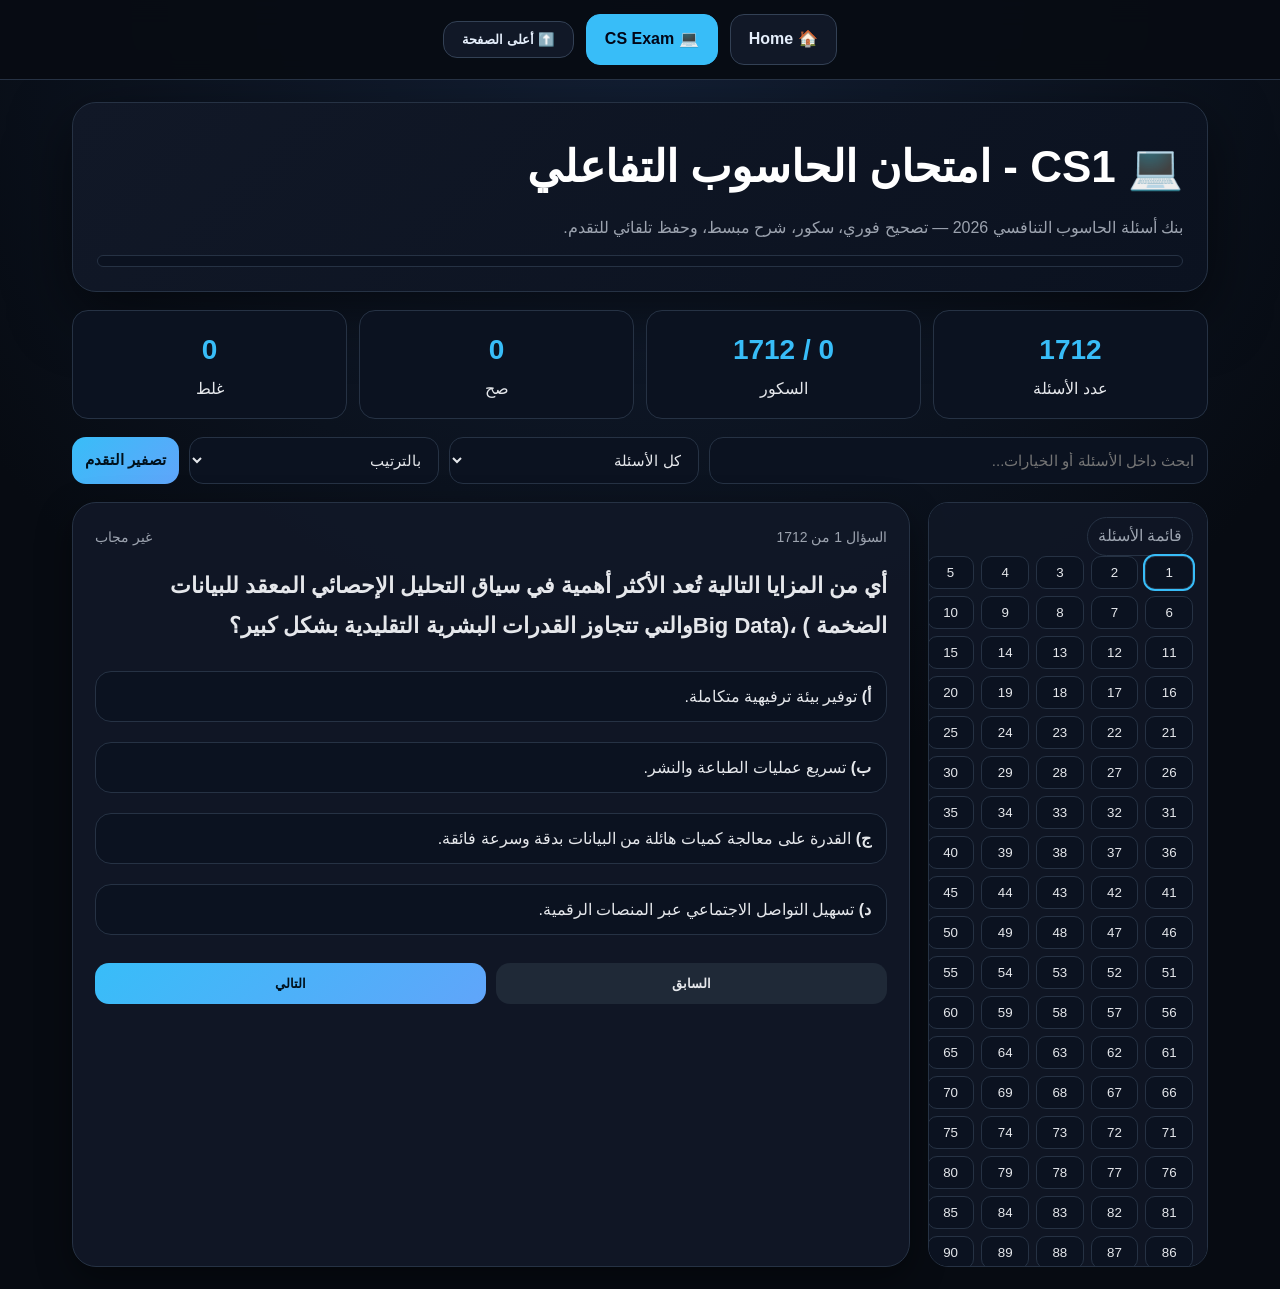
<file: CS1.html>
<!DOCTYPE html>
<html lang="ar" dir="rtl">
<head>
<meta charset="UTF-8">
<meta name="viewport" content="width=device-width,initial-scale=1.0">
<title>CS1 - امتحان الحاسوب التفاعلي</title>
<link rel="stylesheet" href="style.css">
</head>

<body>

<nav class="top-nav">
  <a href="index.html">🏠 Home</a>
  <a class="active" href="CS_exam.html">💻 CS Exam</a>
  <button onclick="window.scrollTo({top:0,behavior:'smooth'})">⬆️ أعلى الصفحة</button>
</nav>

<div class="wrap">
  <section class="hero">
    <h1>💻 CS1 - امتحان الحاسوب التفاعلي</h1>
    <p>بنك أسئلة الحاسوب التنافسي 2026 — تصحيح فوري، سكور، شرح مبسط، وحفظ تلقائي للتقدم.</p>
    <div class="progress"><div class="bar" id="bar"></div></div>
  </section>

  <section class="stats">
    <div class="stat"><b id="total">0</b><span>عدد الأسئلة</span></div>
    <div class="stat"><b id="score">0</b><span>السكور</span></div>
    <div class="stat"><b id="correct">0</b><span>صح</span></div>
    <div class="stat"><b id="wrong">0</b><span>غلط</span></div>
  </section>

  <div class="toolbar">
    <input id="search" placeholder="ابحث داخل الأسئلة أو الخيارات...">
    <select id="filter">
      <option value="all">كل الأسئلة</option>
      <option value="new">غير محلول</option>
      <option value="ok">إجابات صحيحة</option>
      <option value="no">إجابات خاطئة</option>
    </select>
    <select id="mode">
      <option value="ordered">بالترتيب</option>
      <option value="random">عشوائي</option>
    </select>
    <button id="reset">تصفير التقدم</button>
  </div>

  <main class="layout">
    <aside class="side">
      <div class="pill">قائمة الأسئلة</div>
      <div class="grid" id="nav"></div>
    </aside>

    <section class="card">
      <div class="meta">
        <span id="counter"></span>
        <span id="status"></span>
      </div>
      <div class="question" id="question"></div>
      <div id="options"></div>
      <div class="feedback" id="feedback"></div>
      <div class="actions">
        <button class="secondary" id="prev">السابق</button>
        <button class="btn" id="next">التالي</button>
      </div>
    </section>
  </main>
</div>

<script src="questions.js"></script>
<script>
const state = JSON.parse(localStorage.getItem('cs1_state') || '{}');
let order = [...QUESTIONS.keys()];
let current = 0;

const el = id => document.getElementById(id);

function save(){
  localStorage.setItem('cs1_state', JSON.stringify(state));
  updateStats();
  renderNav();
}

function updateStats(){
  let ok = 0, no = 0;

  QUESTIONS.forEach(q => {
    if(state[q.id]?.correct) ok++;
    else if(state[q.id]) no++;
  });

  el('total').textContent = QUESTIONS.length;
  el('score').textContent = ok + ' / ' + QUESTIONS.length;
  el('correct').textContent = ok;
  el('wrong').textContent = no;
  el('bar').style.width = Math.round(((ok + no) / QUESTIONS.length) * 100) + '%';
}

function filtered(){
  let s = el('search').value.trim().toLowerCase();
  let f = el('filter').value;

  let arr = QUESTIONS.map((q, i) => i).filter(i => {
    let q = QUESTIONS[i];
    let st = state[q.id];
    let txt = (q.question + ' ' + q.options.map(o => o.text).join(' ')).toLowerCase();

    if(s && !txt.includes(s)) return false;
    if(f === 'new' && st) return false;
    if(f === 'ok' && !st?.correct) return false;
    if(f === 'no' && (!st || st.correct)) return false;

    return true;
  });

  if(el('mode').value === 'random'){
    arr.sort(() => Math.random() - 0.5);
  }

  return arr.length ? arr : [0];
}

function renderNav(){
  let arr = filtered();
  order = arr;

  if(!order.includes(current)) current = order[0];

  el('nav').innerHTML = order.map(i => {
    let q = QUESTIONS[i];
    let st = state[q.id];

    let cls =
      'qnum ' +
      (i === current ? 'active ' : '') +
      (st ? (st.correct ? 'ok' : 'no') : '');

    return `<button class="${cls}" onclick="go(${i})">${q.id}</button>`;
  }).join('');
}

function go(i){
  current = i;
  render();
}

function render(){
  let q = QUESTIONS[current];
  let st = state[q.id];

  el('counter').textContent = `السؤال ${q.id} من ${QUESTIONS.length}`;
  el('status').textContent = st ? (st.correct ? '✅ مجاب صح' : '❌ مجاب غلط') : 'غير مجاب';
  el('question').textContent = q.question;

  el('options').innerHTML = q.options.map(o => `
    <button class="option" data-label="${o.label}">
      <b>${o.label})</b> ${o.text}
    </button>
  `).join('');

  document.querySelectorAll('.option').forEach(btn => {
    btn.onclick = () => answer(btn.dataset.label);
  });

  showFeedback();
  renderNav();
  updateStats();
}

function answer(label){
  let q = QUESTIONS[current];
  let correct = q.answer && label === q.answer;

  state[q.id] = {
    choice: label,
    correct: correct
  };

  save();
  showFeedback();
}

function showFeedback(){
  let q = QUESTIONS[current];
  let st = state[q.id];
  let fb = el('feedback');

  document.querySelectorAll('.option').forEach(btn => {
    btn.classList.remove('correct', 'wrong');

    if(st){
      if(btn.dataset.label === q.answer){
        btn.classList.add('correct');
      }

      if(btn.dataset.label === st.choice && st.choice !== q.answer){
        btn.classList.add('wrong');
      }
    }
  });

  if(!st){
    fb.className = 'feedback';
    fb.innerHTML = '';
    return;
  }

  let ok = st.correct;

  fb.className = 'feedback show ' + (ok ? 'good' : 'bad');
  fb.innerHTML = `
    <b>${ok ? '✅ إجابة صحيحة' : '❌ إجابة خاطئة'}</b><br>
    إجابتك: (${st.choice})
    ${q.answer ? ` — الإجابة الصحيحة: (${q.answer})` : ''}
    <hr style="border-color:#263244">
    <div>${q.explanation}</div>
  `;
}

el('next').onclick = () => {
  let idx = order.indexOf(current);
  current = order[(idx + 1) % order.length];
  render();
};

el('prev').onclick = () => {
  let idx = order.indexOf(current);
  current = order[(idx - 1 + order.length) % order.length];
  render();
};

['search', 'filter', 'mode'].forEach(id => {
  el(id).oninput = () => {
    renderNav();
    render();
  };
});

el('reset').onclick = () => {
  if(confirm('تأكيد تصفير كل الإجابات؟')){
    localStorage.removeItem('cs1_state');
    Object.keys(state).forEach(k => delete state[k]);
    render();
  }
};

renderNav();
render();
</script>

</body>
</html>
</file>
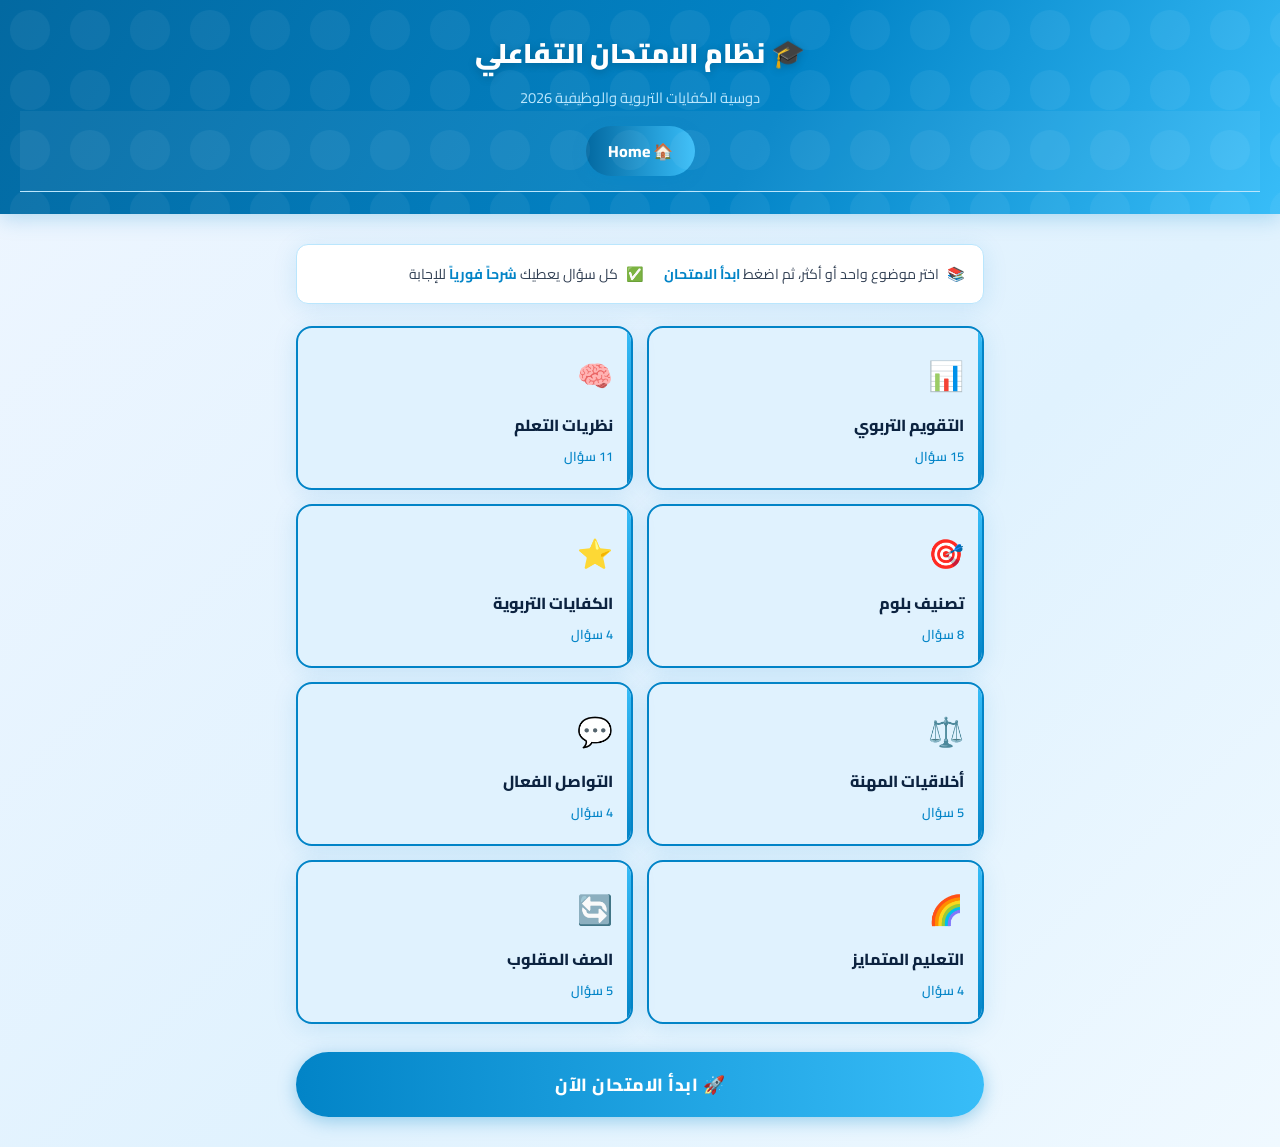
<file: interactive.html>
<!DOCTYPE html>
<html dir="rtl" lang="ar">
<head>
<meta charset="UTF-8">
<meta name="viewport" content="width=device-width, initial-scale=1.0">
<title>نظام الامتحان التفاعلي - الكفايات التربوية 2026</title>
<style>
  @import url('https://fonts.googleapis.com/css2?family=Cairo:wght@400;600;700;800;900&family=Tajawal:wght@400;500;700;800&display=swap');

  :root {
    --sky: #38BDF8;
    --sky-light: #BAE6FD;
    --sky-pale: #E0F2FE;
    --sky-dark: #0284C7;
    --sky-deeper: #0369A1;
    --white: #FFFFFF;
    --off-white: #F0F9FF;
    --text-main: #0C2340;
    --text-secondary: #334155;
    --correct-bg: #D1FAE5;
    --correct-border: #10B981;
    --correct-text: #064E3B;
    --wrong-bg: #FEE2E2;
    --wrong-border: #EF4444;
    --wrong-text: #7F1D1D;
    --shadow: 0 4px 24px rgba(2,132,199,0.13);
    --radius: 16px;
  }

  * { box-sizing: border-box; margin: 0; padding: 0; }

  body {
    font-family: 'Cairo', 'Tajawal', sans-serif;
    background: linear-gradient(135deg, #EFF6FF 0%, #E0F2FE 60%, #F0F9FF 100%);
    min-height: 100vh;
    color: var(--text-main);
    direction: rtl;
  }

  /* ===== HEADER ===== */
  .header {
    background: linear-gradient(120deg, var(--sky-deeper) 0%, var(--sky-dark) 60%, var(--sky) 100%);
    padding: 28px 20px 22px;
    text-align: center;
    box-shadow: 0 4px 20px rgba(2,132,199,0.25);
    position: relative;
    overflow: hidden;
  }
  .header::before {
    content: '';
    position: absolute; inset: 0;
    background: url("data:image/svg+xml,%3Csvg width='60' height='60' viewBox='0 0 60 60' xmlns='http://www.w3.org/2000/svg'%3E%3Cg fill='none' fill-rule='evenodd'%3E%3Cg fill='%23ffffff' fill-opacity='0.05'%3E%3Ccircle cx='30' cy='30' r='20'/%3E%3C/g%3E%3C/g%3E%3C/svg%3E");
    pointer-events: none;
  }
  .header h1 {
    font-size: 1.7rem; font-weight: 900; color: #fff;
    text-shadow: 0 2px 8px rgba(0,0,0,0.2);
    position: relative;
  }
  .header p {
    font-size: 0.92rem; color: var(--sky-light);
    margin-top: 5px; position: relative;
  }
  .header .badge {
    display: inline-block;
    background: rgba(255,255,255,0.18);
    color: #fff; border-radius: 20px;
    padding: 3px 14px; font-size: 0.8rem;
    margin-top: 8px; border: 1px solid rgba(255,255,255,0.3);
  }

  /* ===== SCREEN BASE ===== */
  .screen { display: none; }
  .screen.active { display: block; }

  /* ===== HOME SCREEN ===== */
  .home-container {
    max-width: 720px; margin: 0 auto; padding: 30px 16px;
  }
  .section-cards {
    display: grid; grid-template-columns: 1fr 1fr;
    gap: 14px; margin-bottom: 28px;
  }
  .top-nav{
    display:flex;
    justify-content:center;
    align-items:center;
    gap:12px;
    padding:15px 20px;
    background:rgba(255,255,255,0.05);
    border-bottom:1px solid #BAE6FD;
}

.top-nav a{
    color:#FFFFFF;
    text-decoration:none;
    padding:10px 22px;
    border-radius:50px;
    font-weight:800;
    background:linear-gradient(90deg,#0369A1,#38BDF8);
    box-shadow:0 4px 14px rgba(2,132,199,.3);
    transition:.3s;
}

.top-nav a:hover{
    transform:translateY(-2px);
    box-shadow:0 6px 20px rgba(2,132,199,.45);
}
  @media(max-width:520px){ .section-cards { grid-template-columns: 1fr; } }

  .section-card {
    background: var(--white); border-radius: var(--radius);
    padding: 20px 18px; cursor: pointer;
    border: 2px solid transparent;
    box-shadow: var(--shadow);
    transition: all 0.22s ease;
    position: relative; overflow: hidden;
  }
  .section-card:hover {
    border-color: var(--sky);
    transform: translateY(-3px);
    box-shadow: 0 8px 32px rgba(2,132,199,0.2);
  }
  .section-card.selected {
    border-color: var(--sky-dark);
    background: var(--sky-pale);
  }
  .section-card::after {
    content: '';
    position: absolute; top: 0; right: 0;
    width: 4px; height: 100%;
    background: linear-gradient(180deg, var(--sky), var(--sky-dark));
    border-radius: 0 var(--radius) var(--radius) 0;
    opacity: 0; transition: opacity 0.2s;
  }
  .section-card.selected::after, .section-card:hover::after { opacity: 1; }
  .card-icon { font-size: 1.8rem; margin-bottom: 8px; }
  .card-title { font-size: 1rem; font-weight: 800; color: var(--text-main); margin-bottom: 4px; }
  .card-count { font-size: 0.8rem; color: var(--sky-dark); font-weight: 600; }

  .start-btn {
    display: block; width: 100%;
    background: linear-gradient(90deg, var(--sky-dark), var(--sky));
    color: #fff; border: none; border-radius: 50px;
    padding: 16px; font-size: 1.1rem; font-weight: 800;
    font-family: 'Cairo', sans-serif;
    cursor: pointer; box-shadow: 0 4px 18px rgba(2,132,199,0.35);
    transition: all 0.22s;
    letter-spacing: 0.5px;
  }
  .start-btn:hover {
    transform: translateY(-2px);
    box-shadow: 0 8px 28px rgba(2,132,199,0.45);
  }
  .start-btn:active { transform: scale(0.98); }

  .info-bar {
    background: var(--white); border-radius: 12px;
    padding: 16px 18px; margin-bottom: 22px;
    border: 1px solid var(--sky-light);
    display: flex; gap: 20px; flex-wrap: wrap;
    box-shadow: var(--shadow);
  }
  .info-item { display: flex; align-items: center; gap: 8px; font-size: 0.88rem; color: var(--text-secondary); }
  .info-item strong { color: var(--sky-dark); }

  /* ===== EXAM SCREEN ===== */
  .exam-container {
    max-width: 720px; margin: 0 auto; padding: 20px 16px 60px;
  }

  .progress-bar-wrap {
    background: var(--sky-light); border-radius: 50px; height: 8px;
    margin-bottom: 6px; overflow: hidden;
  }
  .progress-bar-fill {
    height: 100%;
    background: linear-gradient(90deg, var(--sky-dark), var(--sky));
    border-radius: 50px;
    transition: width 0.4s ease;
  }
  .progress-meta {
    display: flex; justify-content: space-between;
    font-size: 0.8rem; color: var(--sky-dark); margin-bottom: 18px;
    font-weight: 700;
  }

  .question-card {
    background: var(--white); border-radius: var(--radius);
    padding: 26px 22px; box-shadow: var(--shadow);
    border: 1px solid var(--sky-light);
    margin-bottom: 16px;
    animation: slideIn 0.3s ease;
  }
  @keyframes slideIn {
    from { opacity: 0; transform: translateY(14px); }
    to { opacity: 1; transform: translateY(0); }
  }

  .q-header {
    display: flex; align-items: center; gap: 12px; margin-bottom: 16px;
  }
  .q-num {
    background: linear-gradient(135deg, var(--sky-dark), var(--sky));
    color: #fff; border-radius: 50%; width: 38px; height: 38px;
    display: flex; align-items: center; justify-content: center;
    font-size: 0.9rem; font-weight: 800; flex-shrink: 0;
  }
  .q-category {
    font-size: 0.75rem; background: var(--sky-pale);
    color: var(--sky-dark); border-radius: 20px;
    padding: 3px 12px; font-weight: 700;
  }
  .q-text {
    font-size: 1.05rem; font-weight: 700; line-height: 1.7;
    color: var(--text-main);
  }

  .options-list { list-style: none; margin-top: 18px; display: flex; flex-direction: column; gap: 10px; }

  .option-btn {
    width: 100%; text-align: right;
    background: var(--off-white);
    border: 2px solid var(--sky-light);
    border-radius: 12px; padding: 14px 18px;
    font-size: 0.97rem; font-weight: 600;
    font-family: 'Cairo', sans-serif;
    cursor: pointer; transition: all 0.18s;
    color: var(--text-main);
    display: flex; align-items: center; gap: 12px;
  }
  .option-btn:hover:not(:disabled) {
    background: var(--sky-pale);
    border-color: var(--sky);
    transform: translateX(-2px);
  }
  .option-letter {
    background: var(--sky-light); color: var(--sky-darker, var(--sky-dark));
    border-radius: 8px; padding: 2px 8px; font-size: 0.82rem;
    font-weight: 800; flex-shrink: 0; min-width: 30px; text-align: center;
  }

  /* Result states */
  .option-btn.correct {
    background: var(--correct-bg) !important;
    border-color: var(--correct-border) !important;
    color: var(--correct-text) !important;
  }
  .option-btn.correct .option-letter { background: #10B981; color: #fff; }
  .option-btn.wrong {
    background: var(--wrong-bg) !important;
    border-color: var(--wrong-border) !important;
    color: var(--wrong-text) !important;
  }
  .option-btn.wrong .option-letter { background: #EF4444; color: #fff; }
  .option-btn.show-correct {
    background: var(--correct-bg) !important;
    border-color: var(--correct-border) !important;
    color: var(--correct-text) !important;
    animation: pulse 0.5s ease;
  }
  @keyframes pulse { 0%,100%{transform:scale(1)} 50%{transform:scale(1.02)} }
  .option-btn:disabled { cursor: default; }

  /* Feedback box */
  .feedback-box {
    border-radius: 14px; padding: 18px 20px; margin-top: 14px;
    animation: fadeIn 0.35s ease;
    display: none;
  }
  @keyframes fadeIn { from{opacity:0;transform:translateY(8px)} to{opacity:1;transform:translateY(0)} }
  .feedback-box.correct {
    background: linear-gradient(135deg, #D1FAE5, #ECFDF5);
    border: 2px solid #10B981; display: block;
  }
  .feedback-box.wrong {
    background: linear-gradient(135deg, #FEE2E2, #FFF5F5);
    border: 2px solid #EF4444; display: block;
  }
  .feedback-header {
    display: flex; align-items: center; gap: 10px;
    font-size: 1.05rem; font-weight: 800; margin-bottom: 10px;
  }
  .feedback-icon { font-size: 1.5rem; }
  .feedback-text { font-size: 0.92rem; line-height: 1.75; color: var(--text-secondary); }
  .correct-answer-label {
    font-size: 0.82rem; font-weight: 700; color: var(--correct-text);
    background: rgba(16,185,129,0.12); border-radius: 8px;
    padding: 4px 10px; display: inline-block; margin-bottom: 8px;
  }

  .next-btn {
    width: 100%; margin-top: 16px;
    background: linear-gradient(90deg, var(--sky-dark), var(--sky));
    color: #fff; border: none; border-radius: 50px;
    padding: 14px; font-size: 1rem; font-weight: 800;
    font-family: 'Cairo', sans-serif;
    cursor: pointer; box-shadow: 0 4px 14px rgba(2,132,199,0.3);
    transition: all 0.2s; display: none;
  }
  .next-btn:hover { transform: translateY(-2px); box-shadow: 0 6px 22px rgba(2,132,199,0.4); }
  .next-btn.visible { display: block; animation: fadeIn 0.3s ease; }

  /* ===== RESULT SCREEN ===== */
  .result-container {
    max-width: 640px; margin: 0 auto; padding: 30px 16px 60px;
    text-align: center;
  }
  .score-circle {
    width: 140px; height: 140px; border-radius: 50%;
    background: conic-gradient(var(--sky-dark) 0deg, var(--sky) var(--score-deg, 180deg), var(--sky-light) var(--score-deg, 180deg) 360deg);
    display: flex; align-items: center; justify-content: center;
    margin: 0 auto 20px;
    box-shadow: 0 8px 32px rgba(2,132,199,0.3);
    position: relative;
  }
  .score-inner {
    width: 110px; height: 110px; border-radius: 50%;
    background: #fff; display: flex; flex-direction: column;
    align-items: center; justify-content: center;
  }
  .score-num { font-size: 2rem; font-weight: 900; color: var(--sky-deeper); line-height: 1; }
  .score-label { font-size: 0.72rem; color: var(--text-secondary); font-weight: 600; }

  .result-title { font-size: 1.5rem; font-weight: 900; margin-bottom: 6px; color: var(--text-main); }
  .result-sub { font-size: 0.92rem; color: var(--text-secondary); margin-bottom: 26px; }

  .stats-grid {
    display: grid; grid-template-columns: 1fr 1fr 1fr;
    gap: 12px; margin-bottom: 26px;
  }
  .stat-box {
    background: #fff; border-radius: 14px; padding: 16px 10px;
    box-shadow: var(--shadow); border: 1px solid var(--sky-light);
  }
  .stat-num { font-size: 1.6rem; font-weight: 900; }
  .stat-num.green { color: #10B981; }
  .stat-num.red { color: #EF4444; }
  .stat-num.blue { color: var(--sky-dark); }
  .stat-desc { font-size: 0.78rem; color: var(--text-secondary); margin-top: 3px; }

  .retry-btn {
    display: inline-block; margin: 0 6px 12px;
    padding: 13px 28px; border-radius: 50px;
    border: none; font-size: 0.95rem; font-weight: 800;
    font-family: 'Cairo', sans-serif; cursor: pointer;
    transition: all 0.2s;
  }
  .retry-btn.primary {
    background: linear-gradient(90deg, var(--sky-dark), var(--sky));
    color: #fff; box-shadow: 0 4px 16px rgba(2,132,199,0.35);
  }
  .retry-btn.secondary {
    background: var(--white); color: var(--sky-dark);
    border: 2px solid var(--sky-light);
  }
  .retry-btn:hover { transform: translateY(-2px); }

  /* Review list */
  .review-section { margin-top: 28px; text-align: right; }
  .review-title { font-size: 1.05rem; font-weight: 800; margin-bottom: 14px; color: var(--text-main); }
  .review-item {
    background: #fff; border-radius: 12px; padding: 14px 16px;
    margin-bottom: 10px; border-right: 4px solid;
    box-shadow: 0 2px 10px rgba(2,132,199,0.08);
    font-size: 0.88rem;
  }
  .review-item.correct-r { border-color: #10B981; }
  .review-item.wrong-r { border-color: #EF4444; }
  .review-q { font-weight: 700; color: var(--text-main); margin-bottom: 6px; line-height: 1.5; }
  .review-ans { font-size: 0.82rem; color: var(--text-secondary); }
  .review-ans span { font-weight: 700; }
  .review-ans .cr { color: #10B981; }
  .review-ans .wr { color: #EF4444; }

  /* Motivational messages */
  .motivate { font-size: 1rem; font-weight: 700; margin-bottom: 20px; padding: 12px 20px; border-radius: 12px; }
  .motivate.gold { background: #FEF9C3; color: #854D0E; border: 1px solid #FDE68A; }
  .motivate.silver { background: #F1F5F9; color: #475569; border: 1px solid #CBD5E1; }
  .motivate.bronze { background: #FFF7ED; color: #9A3412; border: 1px solid #FDBA74; }
</style>
</head>
<body>

<!-- ===== HEADER ===== -->
<div class="header">
  <h1>🎓 نظام الامتحان التفاعلي</h1>
  <p>دوسية الكفايات التربوية والوظيفية 2026</p>
 <nav class="top-nav">
    <a href="index.html">🏠 Home</a>
</nav>
</div>

<!-- ===== HOME SCREEN ===== -->
<div id="homeScreen" class="screen active">
  <div class="home-container">
    <div class="info-bar">
      <div class="info-item">📚 <span>اختر موضوع واحد أو أكثر، ثم اضغط <strong>ابدأ الامتحان</strong></span></div>
      <div class="info-item">✅ <span>كل سؤال يعطيك <strong>شرحاً فورياً</strong> للإجابة</span></div>
    </div>

    <div class="section-cards" id="sectionCards">
      <!-- Generated by JS -->
    </div>

    <button class="start-btn" onclick="startExam()">🚀 ابدأ الامتحان الآن</button>
  </div>
</div>

<!-- ===== EXAM SCREEN ===== -->
<div id="examScreen" class="screen">
  <div class="exam-container">
    <div class="progress-bar-wrap"><div class="progress-bar-fill" id="progressFill"></div></div>
    <div class="progress-meta">
      <span id="progressText">السؤال 1 من 10</span>
      <span id="scoreTrack">✅ 0 &nbsp;❌ 0</span>
    </div>
    <div id="questionArea"></div>
  </div>
</div>

<!-- ===== RESULT SCREEN ===== -->
<div id="resultScreen" class="screen">
  <div class="result-container">
    <div class="score-circle" id="scoreCircle">
      <div class="score-inner">
        <div class="score-num" id="scoreNum">0%</div>
        <div class="score-label">النتيجة</div>
      </div>
    </div>
    <div class="result-title" id="resultTitle">أحسنت!</div>
    <div class="result-sub" id="resultSub"></div>
    <div class="motivate" id="motivateMsg"></div>

    <div class="stats-grid">
      <div class="stat-box"><div class="stat-num green" id="rCorrect">0</div><div class="stat-desc">إجابات صحيحة</div></div>
      <div class="stat-box"><div class="stat-num red" id="rWrong">0</div><div class="stat-desc">إجابات خاطئة</div></div>
      <div class="stat-box"><div class="stat-num blue" id="rTotal">0</div><div class="stat-desc">مجموع الأسئلة</div></div>
    </div>

    <div>
      <button class="retry-btn primary" onclick="retryExam()">🔁 أعد الامتحان</button>
      <button class="retry-btn secondary" onclick="goHome()">🏠 الرئيسية</button>
    </div>

    <div class="review-section">
      <div class="review-title">📋 مراجعة إجاباتك</div>
      <div id="reviewList"></div>
    </div>
  </div>
</div>

<script>
// ============================================================
// DATA: All questions with options, correct answer, explanation
// ============================================================
const allQuestions = [

  // ===== التقويم التربوي =====
  { cat: 'التقويم التربوي', q: 'معلم اللغة العربية طلب من طلابه حل ورقة عمل نهائية للانتقال للمستوى المتقدم بشرط الحصول على 10/10.', opts: ['تقويم بنائي','تقويم ختامي فقط','تقويم تشخيصي','تقويم واقعي'], ans: 1, exp: 'الهدف المعلن هو الحكم على الأهلية للانتقال للمستوى المتقدم = تقويم ختامي. البنائي يكون أثناء التعلم لتصحيح المسار، والتشخيصي يكشف الثغرات قبل التدريس.' },
  { cat: 'التقويم التربوي', q: 'في حصة الرياضيات، أجرى المعلم اختباراً قصيراً في الدقائق العشر الأخيرة للتحقق من إتقان مفهوم اليوم.', opts: ['تقويم بنائي','تقويم ختامي','تقويم مرحلي','تقويم قبلي'], ans: 1, exp: 'رغم أن الحصة لم تنته زمنياً إلا أن مرحلة الشرح اكتملت. الاختبار يهدف للتحقق من الإتقان النهائي لما شُرح اليوم = ختامي لمرحلة الشرح. المعيار هو الهدف لا الوقت.' },
  { cat: 'التقويم التربوي', q: 'مشرف العلوم طلب تقريراً مكتوباً سيتم تثبيت علامته في السجل الفصلي.', opts: ['تقويم بنائي','تقويم ختامي (تجميعي)','تقويم تشخيصي','تقويم بنائي وختامي'], ans: 1, exp: 'التقرير الذي تُثبَّت علامته في السجل هو حكم نهائي تجميعي = تقويم ختامي (تجميعي) بامتياز. إدخال السجل الرسمي دليل قاطع على الطابع الختامي.' },
  { cat: 'التقويم التربوي', q: 'معلمة اللغة الإنجليزية أعطت خانة "متقن/غير متقن" في نهاية الحصة لمهارة واحدة.', opts: ['تقويم بنائي','تقويم ذاتي','تقويم ختامي تحصيلي على مستوى درس','تقويم تمهيدي'], ans: 2, exp: 'الخانة تُعطى بعد انتهاء الشرح للحكم على إتقان مهارة اليوم = ختامي على مستوى درس. التقويم الذاتي يتطلب أن يُقيّم الطالب نفسه.' },
  { cat: 'التقويم التربوي', q: 'معلم الكيمياء يطرح أسئلة شفهية أثناء الشرح لتصحيح الفهم فوراً.', opts: ['تقويم ختامي','تقويم بنائي','تقويم تشخيصي','تقويم قبلي'], ans: 1, exp: 'الأسئلة أثناء الشرح بهدف التصحيح الفوري وضبط مسار التعلم = تقويم بنائي (تكويني). الكلمة المفتاحية هي "تصحيح المسار الفوري".' },
  { cat: 'التقويم التربوي', q: 'في بداية وحدة العمليات الحسابية، وزعت المعلمة اختباراً لمعرفة ما يعرفه الطلاب مسبقاً.', opts: ['تقويم ختامي','تقويم بنائي','تقويم تشخيصي قبلي','تقويم تكويني'], ans: 2, exp: 'الاختبار قبل الشرح لمعرفة المعرفة السابقة والثغرات = تقويم تشخيصي قبلي (Diagnostic). التوقيت قبل البدء هو المعيار الحاسم هنا.' },
  { cat: 'التقويم التربوي', q: 'معلم الرياضيات يطلب من كل طالب تحديد ما فهمه وما لم يفهمه في نهاية الحصة بنفسه.', opts: ['تقويم الأقران','تقويم ذاتي','تقويم ختامي','تقويم بنائي'], ans: 1, exp: 'الطالب يُقيّم نفسه = تقويم ذاتي (Self-Assessment). الكلمة المفتاحية "بنفسه" تميّزه عن تقويم الأقران حيث يُقيّم الطالب زميله.' },
  { cat: 'التقويم التربوي', q: 'بطاقة الخروج: يكتب الطالب سؤالاً لديه أو ما فهمه في نهاية الحصة.', opts: ['تقويم ختامي للحصة','تقويم بنائي + ذاتي (Exit Ticket)','تقويم تشخيصي','تقويم الأقران'], ans: 1, exp: 'بطاقة الخروج (Exit Ticket) أداة تقويم بنائية + ذاتية تستخدم لتعديل التخطيط للحصة القادمة. إنها تعطي المعلم تغذية راجعة فورية وتجعل الطالب يتأمل تعلمه.' },
  { cat: 'التقويم التربوي', q: 'قبيل الانتقال لدرس المليمترات، اختبرت المعلمة إتقان الطلاب لدرس المتر.', opts: ['تقويم قبلي','تقويم بنائي','تقويم تشخيصي','تقويم ختامي'], ans: 3, exp: 'الهدف هو الحكم على أهلية الطلاب للانتقال لموضوع جديد بناءً على إتقان الموضوع الحالي = ختامي لدرس اليوم. القاعدة: تحديد المستوى للانتقال = ختامي دائماً.' },
  { cat: 'التقويم التربوي', q: 'اختبار الثانوية العامة النهائي (التوجيهي) لمادة اللغة العربية.', opts: ['تقويم بنائي مستمر','تقويم ختامي تجميعي رسمي','تقويم تشخيصي','تقويم ذاتي'], ans: 1, exp: 'اختبار يُصدر حكماً نهائياً على نواتج تعلم سنة كاملة = تقويم ختامي تجميعي رسمي (Summative). الثلاث كلمات: نهائي + رسمي + تجميعي هي بصمة التوجيهي.' },
  { cat: 'التقويم التربوي', q: 'المعلم يستخدم لوحة "إشارة المرور" (أخضر/أصفر/أحمر) ليعرف مستوى فهم الطلاب.', opts: ['تقويم ختامي','تقويم بنائي سريع (Traffic Light)','تقويم تشخيصي','تقويم الأقران'], ans: 1, exp: 'تقنية إشارة المرور أداة تقويم بنائي فوري (Quick Formative Check) تعطي المعلم صورة آنية عن مدى الفهم أثناء الدرس، وتُمكّنه من تعديل مساره فوراً.' },
  { cat: 'التقويم التربوي', q: 'معلمة تتجول بين الطلاب وتكتب ملاحظاتها على لوح بينما يحلون المسائل.', opts: ['تقويم ختامي','تقويم بنائي غير رسمي (Informal Observation)','تقويم تشخيصي','تقويم ذاتي'], ans: 1, exp: 'الملاحظة غير الرسمية أثناء العمل وتسجيل ملاحظات = تقويم بنائي غير رسمي. "أثناء" + "لا يُدرج في السجل" = بنائي.' },
  { cat: 'التقويم التربوي', q: 'قبل درس جديد، يسأل المعلم: "ماذا تعرفون عن البركان؟" ويكتب الإجابات على السبورة.', opts: ['تقويم ختامي','تقويم بنائي أثناء الحصة','تقويم تشخيصي قبلي','تقويم الأقران'], ans: 2, exp: 'السؤال قبل الشرح لاستكشاف المعرفة السابقة = تشخيصي قبلي. الكلمات المفتاحية: "قبل درس جديد" + "ما تعرفونه".' },
  { cat: 'التقويم التربوي', q: 'معلم يطلب من الطلاب تصحيح أوراق بعضهم وفق مفتاح إجابة محدد.', opts: ['تقويم ذاتي','تقويم الأقران (Peer Assessment)','تقويم بنائي','تقويم ختامي'], ans: 1, exp: 'تصحيح الطالب لورقة زميله = تقويم الأقران. الفارق عن الذاتي: في الذاتي يُقيّم الطالب نفسه، وفي الأقران يُقيّم زميله.' },
  { cat: 'التقويم التربوي', q: 'اختبار "الاستعداد للقراءة" يُجرى للأطفال قبل دخول الصف الأول.', opts: ['تقويم ختامي','تقويم بنائي','تقويم تشخيصي / تحديد الاستعداد','تقويم مستمر'], ans: 2, exp: 'يُجرى قبل الدراسة لتحديد مستوى الاستعداد والكشف عن احتياجات خاصة = تشخيصي. الهدف هو التشخيص قبل البدء لا الحكم النهائي.' },

  // ===== نظريات التعلم =====
  { cat: 'نظريات التعلم', q: 'معلمة علوم وزعت قطع فلين وطلبت من الطالبات ملاحظة الطفو ثم صياغة جملة علمية دون إعطائهن قانون أرخميدس مسبقاً.', opts: ['الأسلوب الاستقرائي الموجه (أمثلة → تعميم)','الاكتشاف الموجه مع نتائج جاهزة','حل المشكلات من كتاب مدرسي','الأسلوب الاستنتاجي'], ans: 0, exp: 'تقديم تجربة (أمثلة حسية) ثم استنتاج القاعدة = استقراء. الاستنتاجي يبدأ بالقاعدة ثم يُطبّق. الكلمة المفتاحية: أمثلة أولاً ← قاعدة لاحقاً.' },
  { cat: 'نظريات التعلم', q: 'معلم تربية مهنية وجّه طالباً يخطئ في تثبيت الخشب ومنحه نقطة إضافية على السلامة.', opts: ['اشتراط بافلوفي','استبصار جشطلت','اشتراط إجرائي (سكنر) - تعزيز إيجابي','محاولة وخطأ ثورندايك'], ans: 2, exp: 'تعزيز السلوك المرغوب (التثبيت الصحيح) بمكافأة فورية (نقطة) = اشتراط إجرائي سكنر. التعزيز الإيجابي = إضافة مثير محبب بعد السلوك لزيادته.' },
  { cat: 'نظريات التعلم', q: 'طالبة في الحادي عشر فجأة صرخت "لقد فهمت!" بعد إعادة النظر في مسألة المتتاليات.', opts: ['محاولة وخطأ ثورندايك','اشتراط إجرائي سكنر','استبصار جشطلت (فهم مفاجئ)','نمو معرفي بياجيه'], ans: 2, exp: 'الفهم المفاجئ + إعادة تنظيم الإدراك ككل = استبصار جشطلت. الكلمات المفتاحية: "فجأة" + "لقد فهمت" + "إدراك كلي".' },
  { cat: 'نظريات التعلم', q: 'مرشد تربوي تجاهل صراخ الطالب في الطابور وعزز هدوءه بالمدح في الإذاعة.', opts: ['اشتراط كلاسيكي بافلوف','محاولة وخطأ','اشتراط إجرائي - تعزيز تفاضلي للسلوك البديل','تعلم اجتماعي باندورا'], ans: 2, exp: 'تجاهل (إطفاء) + تعزيز السلوك البديل (الهدوء) = تعزيز تفاضلي للسلوك البديل = إجرائي متقدم. الإطفاء وحده لا يكفي بل يجب تعزيز السلوك البديل.' },
  { cat: 'نظريات التعلم', q: 'طفل عمره 6 سنوات يعتقد أن الكأس الطويل يحتوي عصيراً أكثر من القصير العريض.', opts: ['مرحلة العمليات المجردة','مرحلة ما قبل العمليات (تمركز + غياب مبدأ الحفظ)','مرحلة العمليات المحسوسة','المرحلة الحسية الحركية'], ans: 1, exp: '6 سنوات + تمركز حول بُعد واحد (الطول) + غياب الحفظ = مرحلة ما قبل العمليات (2-7 سنوات) عند بياجيه.' },
  { cat: 'نظريات التعلم', q: 'برنامج تعليمي محوسب يعرض سؤالاً ثم يعطي "أحسنت + 10 نقاط" للصحيح و"حاول مجدداً" للخطأ.', opts: ['محاولة وخطأ ثورندايك','اشتراط إجرائي - تعزيز فوري وتشكيل سلوك','استبصار جشطلت','بنائية بياجيه'], ans: 1, exp: 'تعزيز فوري + انتقال للسؤال التالي = تصميم برمجي إجرائي سكنري. سكنر طوّر "التعليم المبرمج" بالتعزيز الفوري.' },
  { cat: 'نظريات التعلم', q: 'معلم نثر أعطى الطلاب نصاً ليقرؤوه بصمت، ثم شاركوا ثنائياً ثم نقاش عام، دون شرح مسبق.', opts: ['محاضرة تفاعلية','استقرائي','تعلم نشط (فكر - زاوج - شارك)','استنتاجي'], ans: 2, exp: 'الخطوات الثلاث: قراءة فردية → مشاركة ثنائية → نقاش عام = استراتيجية (فكر - زاوج - شارك) = تعلم نشط.' },
  { cat: 'نظريات التعلم', q: 'معلمة صف أول حاولت تغيير خوف الأطفال من غرفة المصادر بتوزيع شوكولاتة على من يدخل.', opts: ['اشتراط كلاسيكي بافلوف','اشتراط إجرائي سكنر (تعزيز دخول الغرفة بمكافأة)','استبصار جشطلت','نمو معرفي بياجيه'], ans: 1, exp: 'الدخول (سلوك إرادي) → مكافأة (شوكولاتة) → زيادة الدخول = اشتراط إجرائي. بافلوف للاستجابات اللاإرادية، وسكنر للسلوك الإرادي.' },
  { cat: 'نظريات التعلم', q: 'طالب يتعلم الكتابة بمحاولات عشوائية، وتثبيت الحروف الصحيحة تدريجياً.', opts: ['اشتراط كلاسيكي','اشتراط إجرائي','محاولة وخطأ (ثورندايك)','استبصار'], ans: 2, exp: 'محاولات عشوائية + تثبيت الصحيح تدريجياً = قانون الأثر (ثورندايك) = محاولة وخطأ. يختلف عن سكنر بغياب التعزيز المقصود.' },
  { cat: 'نظريات التعلم', q: 'معلم رياضيات قسّم الطلاب لمجموعات مع درجة فردية ودرجة جماعية معاً.', opts: ['تنافس ودي','اعتماد متبادل إيجابي (مسؤولية فردية + هدف جماعي)','تفاعل معزز فقط','عمليات المجموعة الداخلية'], ans: 1, exp: 'درجة فردية + درجة جماعية = مسؤولية فردية + اعتماد متبادل إيجابي = جوهر التعلم التعاوني.' },
  { cat: 'نظريات التعلم', q: 'معلمة أحياء عرضت قصص صبر الأنبياء وطلبت استنتاج الجامع المشترك.', opts: ['استقرائي (جزئيات → حكم كلي)','استنتاجي','اكتشاف غير موجه','حل مشكلات'], ans: 0, exp: 'أمثلة متعددة (نوح، أيوب، يوسف) → استنتاج الحكم الكلي = استقراء. أمثلة أولاً ثم القاعدة = استقرائي دائماً.' },

  // ===== تصنيف بلوم =====
  { cat: 'تصنيف بلوم', q: 'السؤال: "ما تعريف التقويم البنائي؟" يقيس مستوى:',opts: ['الفهم','التذكر','التطبيق','التحليل'], ans: 1, exp: 'طلب التعريف = استرجاع المعلومة مباشرةً من الذاكرة = مستوى التذكر (أدنى المستويات). الكلمات المفتاحية: ما تعريف، ما معنى، سمّ، اذكر.' },
  { cat: 'تصنيف بلوم', q: 'السؤال: "اشرح الفرق بين التعزيز الإيجابي والسلبي" يقيس مستوى:', opts: ['التذكر','الفهم','التطبيق','التحليل'], ans: 1, exp: 'الشرح والمقارنة = إعادة صياغة المعلومة بأسلوب خاص = مستوى الفهم. الكلمات المفتاحية: اشرح، قارن، لخّص، فسّر.' },
  { cat: 'تصنيف بلوم', q: 'السؤال: "طبّق قانون فيثاغورس على هذه المسألة" يقيس مستوى:', opts: ['التذكر','الفهم','التطبيق','التحليل'], ans: 2, exp: 'استخدام القاعدة في موقف محدد = التطبيق. الكلمات المفتاحية: طبّق، استخدم، حلّ، نفّذ.' },
  { cat: 'تصنيف بلوم', q: 'السؤال: "قارن بين أسلوبي التدريس الاستقرائي والاستنتاجي" يقيس مستوى:', opts: ['التذكر','الفهم','التطبيق','التحليل'], ans: 3, exp: 'المقارنة والتفكيك والاستنتاج = التحليل. الكلمات المفتاحية: قارن، حلّل، ميّز، استنتج، يفكك.' },
  { cat: 'تصنيف بلوم', q: 'السؤال: "بماذا تحكم على أفضل أسلوب تدريس لهذا الموقف؟" يقيس مستوى:', opts: ['التطبيق','التحليل','التقييم','الإبداع'], ans: 2, exp: 'إصدار حكم مبني على معايير = التقييم. الكلمات المفتاحية: احكم، انتقد، قيّم، برّر، دافع عن.' },
  { cat: 'تصنيف بلوم', q: 'السؤال: "صمّم وحدة دراسية متكاملة عن التقويم" يقيس مستوى:', opts: ['التقييم','التحليل','التطبيق','الإبداع'], ans: 3, exp: 'التصميم والابتكار وبناء شيء جديد = الإبداع (أعلى المستويات). الكلمات المفتاحية: صمّم، ابتكر، اقترح، خطّط، أنتج.' },
  { cat: 'تصنيف بلوم', q: '"مستويات التفكير الدنيا (LOTS)" تشمل:', opts: ['التحليل + التقييم + الإبداع','التذكر + الفهم + التطبيق','التطبيق + التحليل + التقييم','التذكر + الفهم + التحليل'], ans: 1, exp: 'مستويات التفكير الدنيا = التذكر + الفهم + التطبيق. مستويات التفكير العليا = التحليل + التقييم + الإبداع.' },
  { cat: 'تصنيف بلوم', q: 'أيٌّ من الأفعال التالية ينتمي لمستوى الإبداع في تصنيف بلوم المحدَّث؟', opts: ['يذكر','يفسر','يحلل','يبتكر'], ans: 3, exp: 'يبتكر = مستوى الإبداع. يذكر = التذكر. يفسر = الفهم. يحلل = التحليل. الإبداع = أعلى المستويات.' },

  // ===== الكفايات التربوية =====
  { cat: 'الكفايات التربوية', q: 'معلم يكتب خطة درس بأهداف SMART ويختار الاستراتيجيات المناسبة. هذا ينتمي لكفاية:', opts: ['التدريس والتعلم والتقويم','التخطيط وتنظيم التعلم','إدارة الصف والبيئة','النمو المهني والتواصل'], ans: 1, exp: 'أهداف SMART + اختيار الاستراتيجيات + تحضير الدرس = كفاية التخطيط وتنظيم التعلم. الكلمات المفتاحية: تحضير، خطة، أهداف.' },
  { cat: 'الكفايات التربوية', q: 'معلمة تطرح أسئلة التفكير العليا وتقدم تغذية راجعة فورية أثناء الحصة. هذا ينتمي لكفاية:', opts: ['التخطيط وتنظيم التعلم','إدارة الصف والبيئة','التدريس والتعلم والتقويم','النمو المهني والتواصل'], ans: 2, exp: 'أسئلة التفكير العليا + تغذية راجعة فورية + تنفيذ الدرس = كفاية التدريس والتعلم والتقويم. يحدث أثناء الحصة.' },
  { cat: 'الكفايات التربوية', q: 'معلم يضع قواعد صفية واضحة ويتعامل مع السلوك السلبي بفعالية. هذا ينتمي لكفاية:', opts: ['التخطيط','التدريس والتقويم','إدارة الصف والبيئة','النمو المهني'], ans: 2, exp: 'ضبط الصف + التعامل مع السلوك + البيئة الآمنة = كفاية إدارة الصف والبيئة. الكلمات المفتاحية: ضبط، انضباط، بيئة تعلم.' },
  { cat: 'الكفايات التربوية', q: 'معلم يحضر دورات تطويرية ويتواصل مع الأهل وزملائه. هذا ينتمي لكفاية:', opts: ['التخطيط','التدريس والتقويم','إدارة الصف','النمو المهني والتواصل'], ans: 3, exp: 'التطوير الذاتي + التواصل مع الأهل والزملاء = كفاية النمو المهني والتواصل. الكلمات المفتاحية: تطوير، نمو، تواصل.' },

  // ===== أخلاقيات المهنة =====
  { cat: 'أخلاقيات المهنة', q: 'معلم اكتشف أن أحد زملائه يتلاعب في علامات الطلاب. ما الإجراء الصحيح؟', opts: ['تجاهل الأمر حفاظاً على العلاقة','نصيحة سرية للزميل أولاً، ثم تصعيد عند الاستمرار','الإبلاغ الفوري للمدير','إخبار الطلاب مباشرة'], ans: 1, exp: 'قاعدة التعامل مع أخطاء الزميل: نصيحة سرية أولاً ← متابعة ← تصعيد عند التكرار أو الخطورة. التلاعب بالعلامات خطير فيحتاج تصعيداً سريعاً عند الاستمرار.' },
  { cat: 'أخلاقيات المهنة', q: 'معلم يعرف معلومات سرية عن طالب. متى يكسر السرية المهنية؟', opts: ['عندما يطلب ولي الأمر','عند إساءة الطالب أو الخطر على سلامته','عندما يطلب الزملاء','لا يكسرها أبداً'], ans: 1, exp: 'السرية المهنية تُكسر عند الإساءة للطالب أو الخطر على سلامته. حماية الطفل أعلى من السرية المهنية = قاعدة ذهبية في الأخلاقيات.' },
  { cat: 'أخلاقيات المهنة', q: 'ولي أمر غاضب جاء للمدرسة يشكو من معاملة المعلم لابنه. ما الاستجابة المثلى؟', opts: ['الدفاع عن النفس فوراً','الاقتراب بهدوء + تعاطف + دعوة لزاوية خاصة للحوار','إحالته للمدير مباشرة','تجاهله حتى يهدأ'], ans: 1, exp: 'التواصل الفعال مع ولي أمر غاضب: اقتراب هادئ + تعاطف + إبعاده عن أعين الآخرين (زاوية خاصة) + استماع فعال قبل الرد.' },
  { cat: 'أخلاقيات المهنة', q: 'معلم طُلب منه تنفيذ نشاط مدرسي. ما الذي يحميه قانونياً؟', opts: ['كلمة المدير الشفهية','الإذن الرسمي المكتوب والموثق','وجود الزملاء كشهود','الهاتف المحمول لتصوير الموقف'], ans: 1, exp: 'التوثيق الرسمي = الحامي القانوني الأول للمعلم في أي خلاف. أي نشاط بدون إذن رسمي موثق = مسؤولية المدير الكاملة قانونياً.' },
  { cat: 'أخلاقيات المهنة', q: 'مبدأ "معاملة جميع الطلاب بعدل دون تمييز" يُعبّر عن أي مبدأ من أخلاقيات التعليم؟', opts: ['النزاهة والأمانة','العدالة والمساواة','السرية المهنية','التطوير المستمر'], ans: 1, exp: 'العدالة والمساواة = معاملة جميع الطلاب بعدل دون تمييز بسبب الجنس أو الجنسية أو المستوى الاقتصادي أو الأداء الأكاديمي.' },

  // ===== التواصل الفعال =====
  { cat: 'التواصل الفعال', q: 'بدلاً من قول "أنت مهمل ولا تحضر الكتاب"، ما الأسلوب الصحيح؟', opts: ['"اسمعني جيداً الآن"','"ألاحظ أن كتابك ليس معك، أنا قلق من أن يؤثر ذلك على متابعتك"','"لماذا لا تحضر كتابك؟"','"احضر الكتاب أو اخرج من الصف"'], ans: 1, exp: 'لغة الأنا (I-Message) = التعبير عن المشاعر والقلق المهني دون تجريح الشخصية. تبدأ بـ"ألاحظ" أو "أشعر" لا بـ"أنت".' },
  { cat: 'التواصل الفعال', q: 'طالب أظهر عدوانية فجأة في الصف. ما الاستجابة الصحيحة؟', opts: ['العقاب الفوري أمام الزملاء','الانفراد به + الاستماع + البحث عن السبب قبل العقاب','إخراجه من الصف فوراً','تجاهل السلوك'], ans: 1, exp: 'الطالب العدواني فجأة: انفراد + استماع + البحث عن السبب قبل العقاب. السلوك المفاجئ غالباً له سبب، والعقاب الفوري يُفاقم الأمر.' },
  { cat: 'التواصل الفعال', q: 'حدث عطل تقني مفاجئ في الحصة. ما الاستجابة المهنية؟', opts: ['تأجيل الحصة','إنهاء الحصة مبكراً','خطة بديلة فورية + المناقشة + السبورة','الانتظار حتى يُصلح التقني'], ans: 2, exp: 'الخطة البديلة الفورية = الكفاءة المهنية. المعلم المحترف لديه دائماً خطة بديلة (Plan B) لمواقف العطل التقني.' },
  { cat: 'التواصل الفعال', q: 'أيٌّ من المبادئ التالية يُعدّ ركيزة التواصل الفعال في إدارة النزاع؟', opts: ['الحسم السريع دون نقاش','الاستماع الفعال قبل الرد وحفظ ماء الوجه','الاحتكام للسلطة فوراً','تجنب الموضوع حفاظاً على الجو'], ans: 1, exp: 'الاستماع الفعال = الإنصات الكامل قبل الرد + حفظ ماء الوجه = تجنب الإحراج العلني. هذان المبدآن أساس إدارة النزاع مهنياً.' },

  // ===== التعليم المتمايز =====
  { cat: 'التعليم المتمايز', q: 'المحاور الأربعة للتعليم المتمايز (توملينسون) هي:', opts: ['المحتوى + العملية + المنتج + التقييم','المحتوى + العملية + المنتج + بيئة التعلم','الأهداف + الأنشطة + التقييم + البيئة','الطالب + المعلم + البيئة + المحتوى'], ans: 1, exp: 'المحاور الأربعة: المحتوى (ماذا يتعلم؟) + العملية (كيف يتعلم؟) + المنتج (كيف يُظهر فهمه؟) + بيئة التعلم (أين وكيف؟).' },
  { cat: 'التعليم المتمايز', q: 'المجموعات المرنة في التمايز تعني:', opts: ['تصنيف الطلاب حسب مستواهم بشكل ثابت','تشكيل متغير حسب هدف النشاط لا حسب مستوى ثابت','وضع المتفوقين في مجموعة دائمة','فصل المتأخرين عن الباقين'], ans: 1, exp: 'المجموعات المرنة = تشكيل متغير حسب هدف النشاط لا حسب مستوى ثابت. التصنيف الثابت مرفوض في التمايز لأن قدرات الطلاب ديناميكية.' },
  { cat: 'التعليم المتمايز', q: 'المهام المتدرجة (Tiered Tasks) في التمايز تعني:', opts: ['مهام مختلفة بأهداف مختلفة لكل مجموعة','نفس الهدف بمستويات تعقيد ودعم مختلفة','مهام سهلة للضعاف وصعبة للمتفوقين','تخفيض المطلوب من الضعاف'], ans: 1, exp: 'المهام المتدرجة = نفس الهدف + مستويات تعقيد مختلفة + دعم مختلف. وحدة الهدف مع تعدد المسارات هي جوهر التمايز الحقيقي.' },
  { cat: 'التعليم المتمايز', q: 'التمايز الحقيقي في الصف يعني:', opts: ['فوضى منظمة + أنشطة متعددة','هدف واحد + مسارات متعددة مبنية على بيانات تقويمية','مهام مختلفة لكل طالب + أهداف مختلفة','إلغاء المعايير الوطنية لمراعاة الفروق'], ans: 1, exp: 'التمايز الحقيقي = هدف واحد + مسارات متعددة مبنية على بيانات تقويمية. ليس فوضى منظمة ولا إلغاء للمعايير.' },

  // ===== الصف المقلوب =====
  { cat: 'الصف المقلوب', q: 'المبدأ الجوهري للصف المقلوب هو:', opts: ['المعلم يشرح في الصف والطالب يطبق في البيت','الطالب يتلقى المعلومة في البيت (فيديو) + الصف للتطبيق والحوار','المعلم يُرسل الواجبات إلكترونياً','الطالب يدرس كل شيء بنفسه بدون معلم'], ans: 1, exp: 'الصف المقلوب = نقل التلقي للبيت + تحويل الصف لإبداع وحوار وتطبيق. هذا هو عكس (قلب) النموذج التقليدي.' },
  { cat: 'الصف المقلوب', q: 'المدة المثلى لفيديو الصف المقلوب هي:', opts: ['30-45 دقيقة','20-25 دقيقة','6-10 دقائق','ساعة كاملة'], ans: 2, exp: 'المدة المثلى للفيديو في الصف المقلوب = 6-10 دقائق (مدة انتباه المراهقين). الفيديوهات الطويلة تؤدي لمشاهدة سلبية وفقدان التركيز.' },
  { cat: 'الصف المقلوب', q: 'معلم يجلس ويتصفح هاتفه بينما الطلاب يعملون ويدّعي أنه "ميسّر". ما الرد الصحيح؟', opts: ['هذا صحيح في الصف المقلوب','الميسّر الحقيقي: تنقل نشط + أسئلة استقصائية + تغذية راجعة فورية + تشخيص مستمر','أعِد الشرح التقليدي','ركّز على المجموعة الضعيفة فقط'], ans: 1, exp: 'الميسّر ≠ متفرج. الميسّر الحقيقي يعمل أكثر من المحاضر لكن بطريقة مختلفة: تنقل + أسئلة + تغذية راجعة + تشخيص.' },
  { cat: 'الصف المقلوب', q: 'الفرق بين الصف المقلوب والتعلم المدمج هو:', opts: ['لا فرق بينهما','التعلم المدمج = تقنية داخل الصف فقط','الصف المقلوب نموذج فرعي من التعلم المدمج، والتعلم المدمج مظلة أوسع','الصف المقلوب للمواد العلمية فقط'], ans: 2, exp: 'Flipped Classroom ⊂ Blended Learning. الصف المقلوب نموذج محدد يقوم على قلب الأدوار، ضمن مظلة التعلم المدمج الأوسع.' },
  { cat: 'الصف المقلوب', q: 'في الصف المقلوب، أفضل استجابة عندما يكشف التقويم أن 60% من الطلاب أخطأوا في مفهوم ما:', opts: ['جمع البطاقات دون مناقشة','سؤال طالب صحيح ليشرح','محطتان: معلم يعيد الشرح للمخطئين + مجموعة متقدمة للصحيحين + دمج ختامي','عرض الفيديو القديم مرة أخرى'], ans: 2, exp: 'التقويم البنائي الفوري = تعديل مسار الحصة في الحال بناءً على البيانات. محطتا العمل المتزامن = أفضل استخدام لوقت الصف.' },
];

// Section definitions
const sections = [
  { key: 'التقويم التربوي', icon: '📊', title: 'التقويم التربوي', color: '#0284C7' },
  { key: 'نظريات التعلم', icon: '🧠', title: 'نظريات التعلم', color: '#0369A1' },
  { key: 'تصنيف بلوم', icon: '🎯', title: 'تصنيف بلوم', color: '#0284C7' },
  { key: 'الكفايات التربوية', icon: '⭐', title: 'الكفايات التربوية', color: '#0369A1' },
  { key: 'أخلاقيات المهنة', icon: '⚖️', title: 'أخلاقيات المهنة', color: '#0284C7' },
  { key: 'التواصل الفعال', icon: '💬', title: 'التواصل الفعال', color: '#0369A1' },
  { key: 'التعليم المتمايز', icon: '🌈', title: 'التعليم المتمايز', color: '#0284C7' },
  { key: 'الصف المقلوب', icon: '🔄', title: 'الصف المقلوب', color: '#0369A1' },
];

// ============================================================
// STATE
// ============================================================
let selectedSections = new Set(sections.map(s => s.key));
let examQuestions = [];
let currentIdx = 0;
let score = 0;
let wrongs = 0;
let answered = [];
let currentAnswered = false;
let lastExamSections = null;

// ============================================================
// HOME
// ============================================================
function renderSectionCards() {
  const container = document.getElementById('sectionCards');
  container.innerHTML = '';
  sections.forEach(sec => {
    const count = allQuestions.filter(q => q.cat === sec.key).length;
    const div = document.createElement('div');
    div.className = 'section-card selected';
    div.id = 'card_' + sec.key;
    div.onclick = () => toggleSection(sec.key);
    div.innerHTML = `
      <div class="card-icon">${sec.icon}</div>
      <div class="card-title">${sec.title}</div>
      <div class="card-count">${count} سؤال</div>
    `;
    container.appendChild(div);
  });
}

function toggleSection(key) {
  if (selectedSections.has(key)) {
    if (selectedSections.size > 1) {
      selectedSections.delete(key);
      document.getElementById('card_' + key).classList.remove('selected');
    }
  } else {
    selectedSections.add(key);
    document.getElementById('card_' + key).classList.add('selected');
  }
}

function shuffle(arr) {
  for (let i = arr.length - 1; i > 0; i--) {
    const j = Math.floor(Math.random() * (i + 1));
    [arr[i], arr[j]] = [arr[j], arr[i]];
  }
  return arr;
}

function startExam() {
  const pool = allQuestions.filter(q => selectedSections.has(q.cat));
  if (pool.length === 0) return;
  lastExamSections = new Set(selectedSections);
  examQuestions = shuffle([...pool]);
  currentIdx = 0; score = 0; wrongs = 0; answered = [];
  showScreen('examScreen');
  renderQuestion();
}

// ============================================================
// EXAM
// ============================================================
function showScreen(id) {
  document.querySelectorAll('.screen').forEach(s => s.classList.remove('active'));
  document.getElementById(id).classList.add('active');
}

function renderQuestion() {
  currentAnswered = false;
  const q = examQuestions[currentIdx];
  const total = examQuestions.length;
  const pct = (currentIdx / total) * 100;

  document.getElementById('progressFill').style.width = pct + '%';
  document.getElementById('progressText').textContent = `السؤال ${currentIdx + 1} من ${total}`;
  document.getElementById('scoreTrack').innerHTML = `✅ ${score} &nbsp;❌ ${wrongs}`;

  const letters = ['أ', 'ب', 'ج', 'د'];
  let optsHtml = q.opts.map((o, i) => `
    <li>
      <button class="option-btn" id="opt_${i}" onclick="selectAnswer(${i})">
        <span class="option-letter">${letters[i]}</span>
        <span>${o}</span>
      </button>
    </li>
  `).join('');

  document.getElementById('questionArea').innerHTML = `
    <div class="question-card">
      <div class="q-header">
        <div class="q-num">${currentIdx + 1}</div>
        <span class="q-category">${q.cat}</span>
      </div>
      <div class="q-text">${q.q}</div>
      <ul class="options-list">${optsHtml}</ul>
      <div class="feedback-box" id="feedbackBox"></div>
    </div>
    <button class="next-btn" id="nextBtn" onclick="nextQuestion()">
      ${currentIdx + 1 < examQuestions.length ? 'السؤال التالي ←' : '🏁 عرض النتائج'}
    </button>
  `;
}

function selectAnswer(idx) {
  if (currentAnswered) return;
  currentAnswered = true;

  const q = examQuestions[currentIdx];
  const isCorrect = idx === q.ans;
  const letters = ['أ', 'ب', 'ج', 'د'];

  // Disable all buttons
  document.querySelectorAll('.option-btn').forEach(btn => btn.disabled = true);

  // Style chosen
  const chosenBtn = document.getElementById('opt_' + idx);
  if (isCorrect) {
    chosenBtn.classList.add('correct');
    score++;
    document.getElementById('scoreTrack').innerHTML = `✅ ${score} &nbsp;❌ ${wrongs}`;
  } else {
    chosenBtn.classList.add('wrong');
    wrongs++;
    document.getElementById('scoreTrack').innerHTML = `✅ ${score} &nbsp;❌ ${wrongs}`;
    // Show correct
    document.getElementById('opt_' + q.ans).classList.add('show-correct');
  }

  answered.push({ q: q.q, chosen: idx, correct: q.ans, isCorrect, opts: q.opts, exp: q.exp, cat: q.cat });

  // Feedback
  const fb = document.getElementById('feedbackBox');
  if (isCorrect) {
    fb.className = 'feedback-box correct';
    fb.innerHTML = `
      <div class="feedback-header">
        <span class="feedback-icon">✅</span>
        <span style="color:#064E3B">إجابة صحيحة! أحسنت 🎉</span>
      </div>
      <div class="feedback-text"><strong>لماذا هذه الإجابة صحيحة؟</strong><br>${q.exp}</div>
    `;
  } else {
    fb.className = 'feedback-box wrong';
    fb.innerHTML = `
      <div class="feedback-header">
        <span class="feedback-icon">❌</span>
        <span style="color:#7F1D1D">إجابة خاطئة</span>
      </div>
      <div class="correct-answer-label">✅ الإجابة الصحيحة: (${letters[q.ans]}) ${q.opts[q.ans]}</div>
      <div class="feedback-text"><strong>لماذا هذه هي الإجابة الصحيحة؟</strong><br>${q.exp}</div>
    `;
  }

  document.getElementById('nextBtn').classList.add('visible');
}

function nextQuestion() {
  currentIdx++;
  if (currentIdx >= examQuestions.length) {
    showResults();
  } else {
    renderQuestion();
  }
}

// ============================================================
// RESULTS
// ============================================================
function showResults() {
  showScreen('resultScreen');
  const total = examQuestions.length;
  const pct = Math.round((score / total) * 100);
  const deg = (pct / 100) * 360;

  document.getElementById('scoreCircle').style.setProperty('--score-deg', deg + 'deg');
  document.getElementById('scoreNum').textContent = pct + '%';
  document.getElementById('rCorrect').textContent = score;
  document.getElementById('rWrong').textContent = wrongs;
  document.getElementById('rTotal').textContent = total;

  let title, sub, motivate, motivateClass;
  if (pct >= 90) {
    title = '🏆 ممتاز! متفوق حقيقي';
    sub = `أجبت صح على ${score} من ${total} سؤال — نتيجة رائعة جداً`;
    motivate = '⭐ أنت على الطريق الصحيح لاجتياز امتحان الكفايات بتفوق! استمر في هذا المستوى.';
    motivateClass = 'gold';
  } else if (pct >= 70) {
    title = '👍 جيد جداً';
    sub = `أجبت صح على ${score} من ${total} سؤال — أداء جيد`;
    motivate = '💪 نتيجة جيدة! راجع الأسئلة التي أخطأت فيها وستصل لمستوى ممتاز.';
    motivateClass = 'silver';
  } else {
    title = '📖 تحتاج مراجعة أكثر';
    sub = `أجبت صح على ${score} من ${total} سؤال — راجع المواد وحاول مرة ثانية`;
    motivate = '🌱 لا تيأس! راجع الشرح في كل سؤال أخطأت فيه — ستجد التحسن في المرة القادمة.';
    motivateClass = 'bronze';
  }

  document.getElementById('resultTitle').textContent = title;
  document.getElementById('resultSub').textContent = sub;
  const mEl = document.getElementById('motivateMsg');
  mEl.textContent = motivate;
  mEl.className = 'motivate ' + motivateClass;

  // Review
  const letters = ['أ', 'ب', 'ج', 'د'];
  const reviewHtml = answered.map((a, i) => `
    <div class="review-item ${a.isCorrect ? 'correct-r' : 'wrong-r'}">
      <div class="review-q">${i + 1}. ${a.q}</div>
      <div class="review-ans">
        ${a.isCorrect
          ? `<span class="cr">✅ إجابتك صحيحة: (${letters[a.chosen]}) ${a.opts[a.chosen]}</span>`
          : `<span class="wr">❌ إجابتك: (${letters[a.chosen]}) ${a.opts[a.chosen]}</span> &nbsp;|&nbsp; <span class="cr">✅ الصحيح: (${letters[a.correct]}) ${a.opts[a.correct]}</span>`
        }
      </div>
    </div>
  `).join('');
  document.getElementById('reviewList').innerHTML = reviewHtml;
}

function retryExam() {
  if (lastExamSections) {
    selectedSections = new Set(lastExamSections);
  }
  startExam();
}

function goHome() {
  showScreen('homeScreen');
}

// ============================================================
// INIT
// ============================================================
renderSectionCards();
</script>
</body>
</html>
</file>
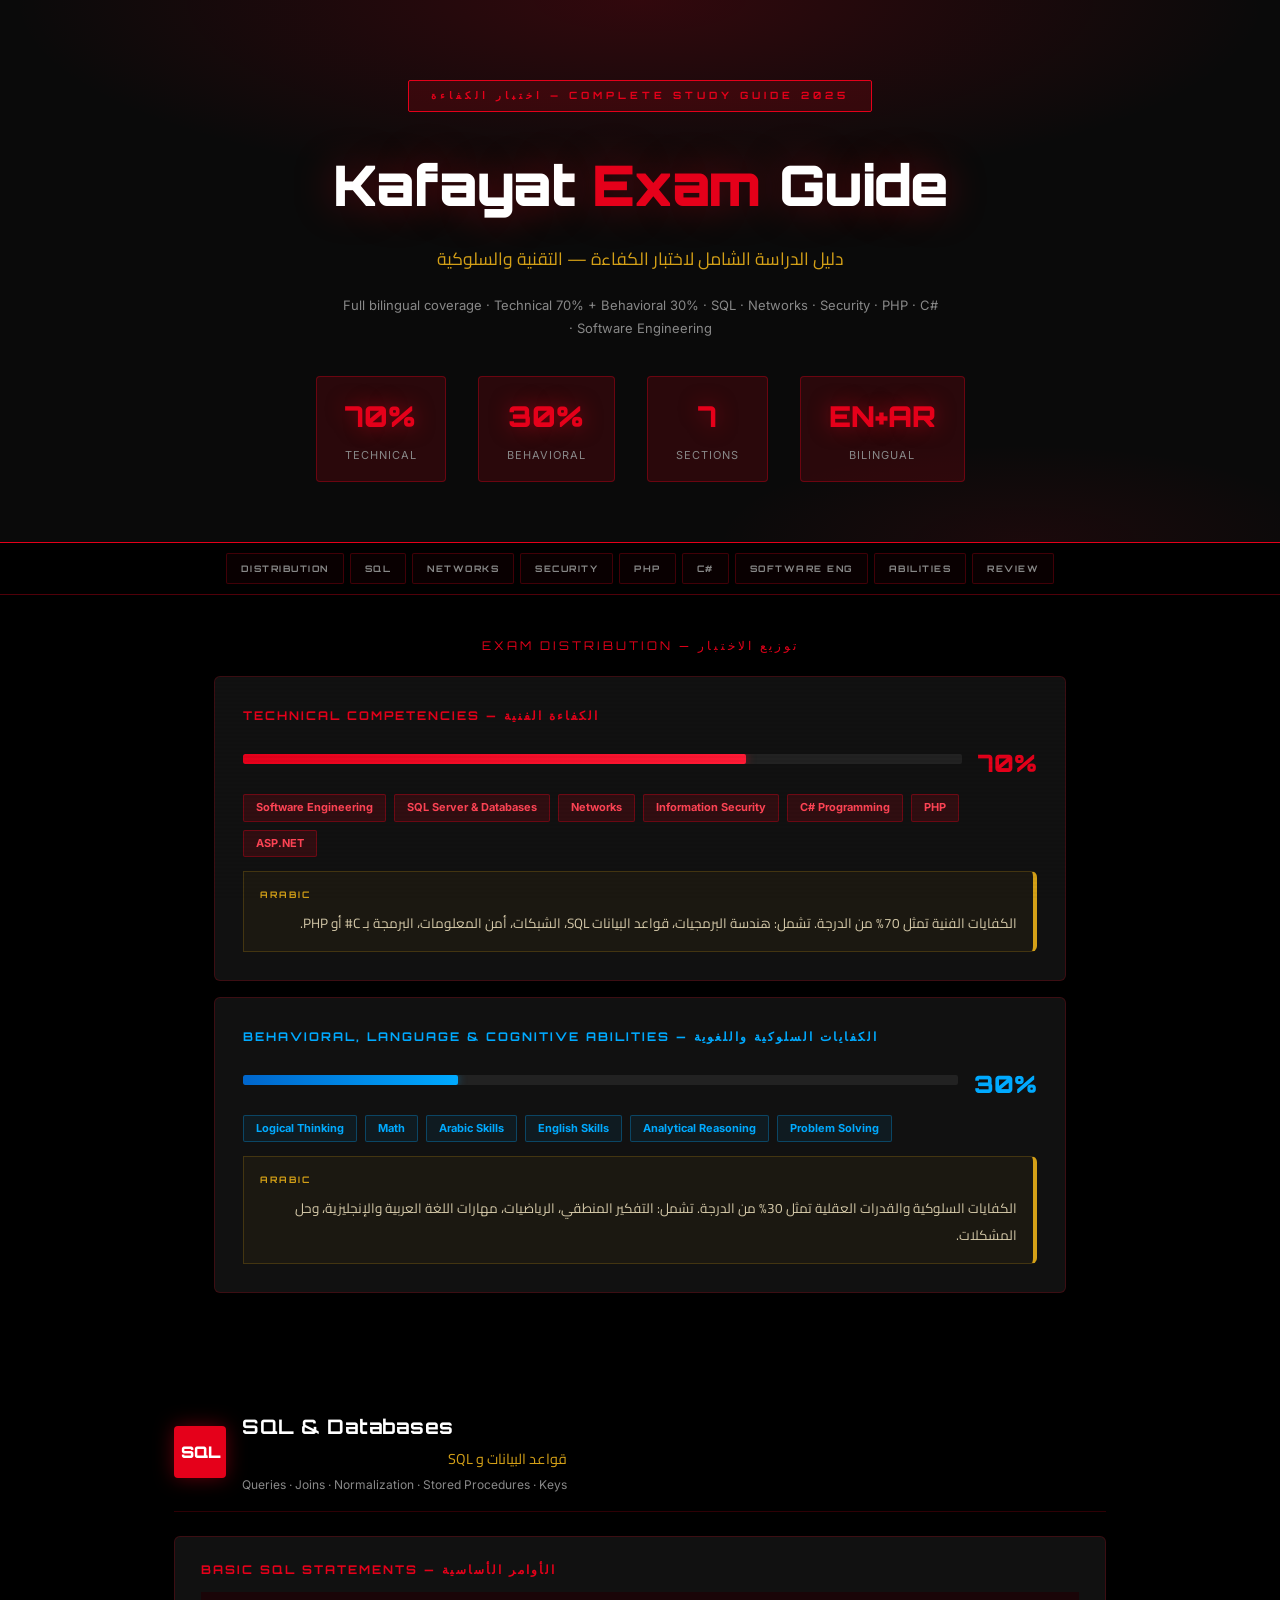
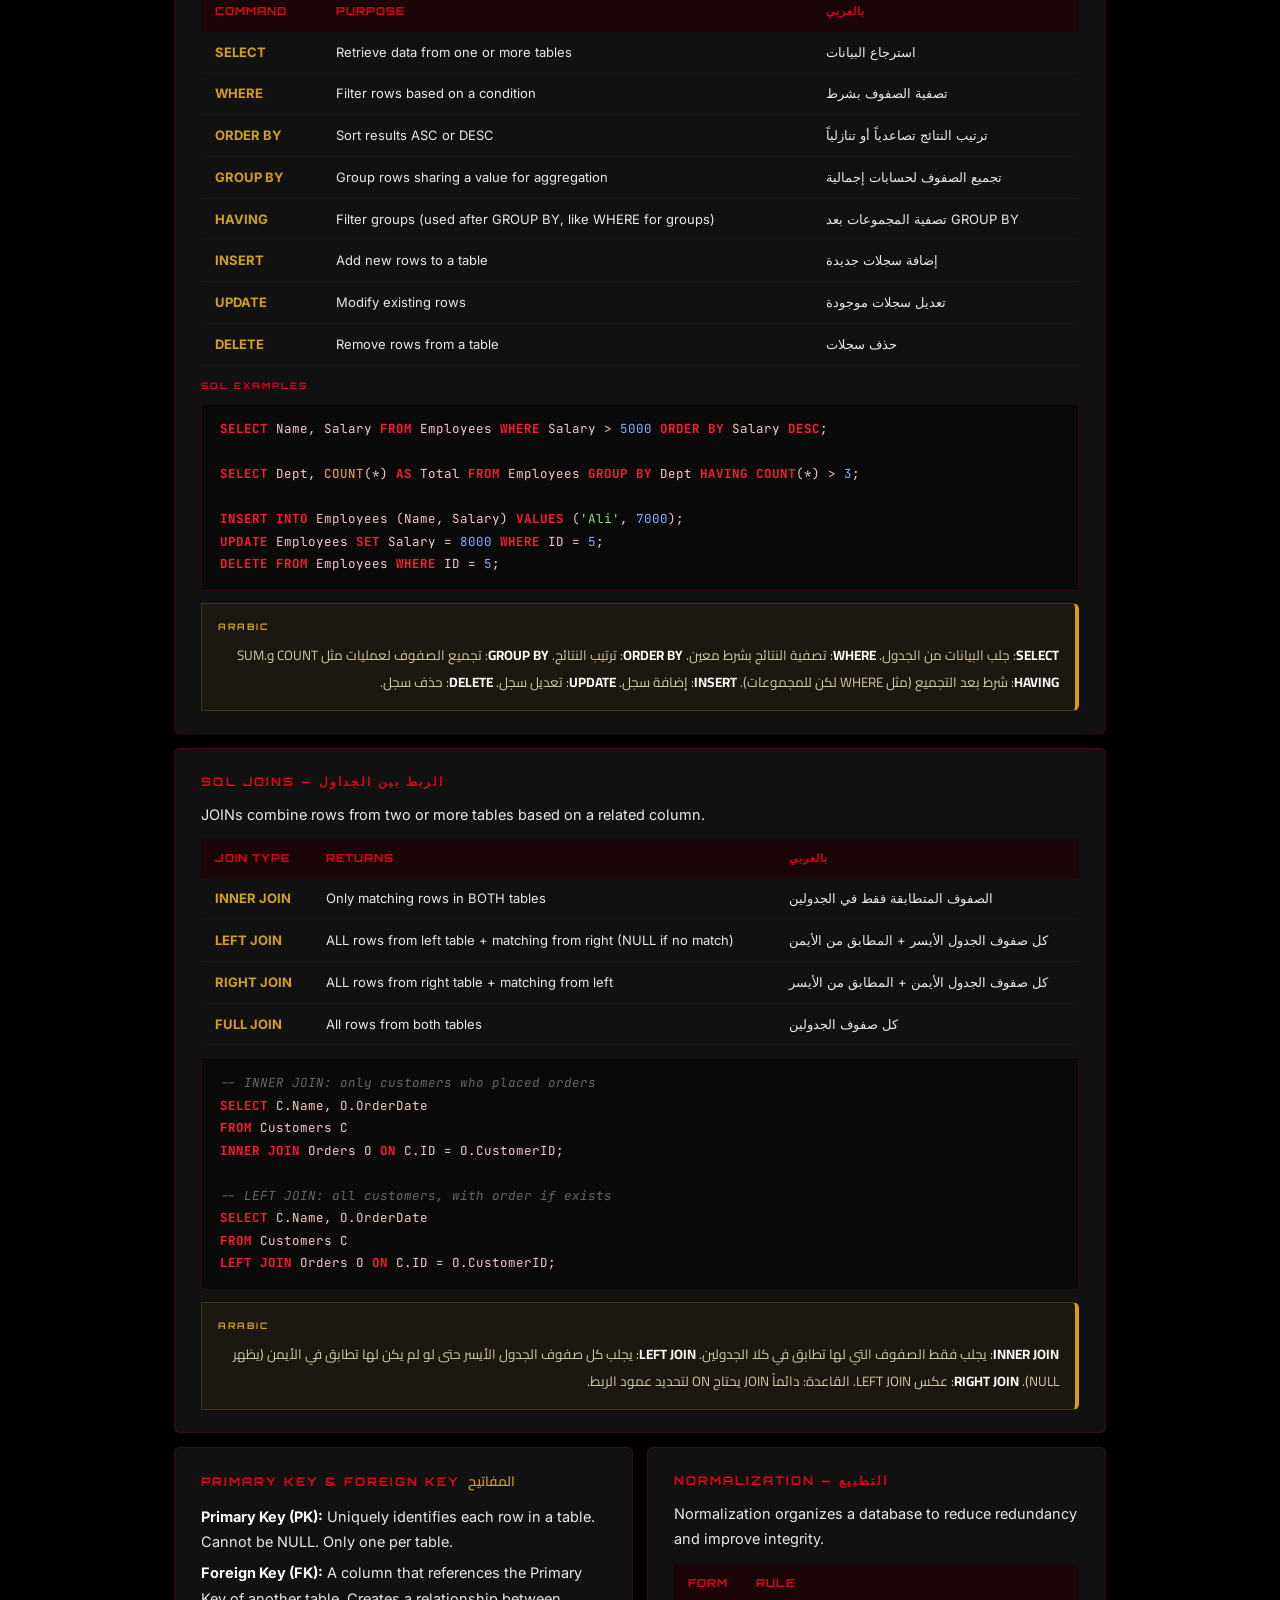
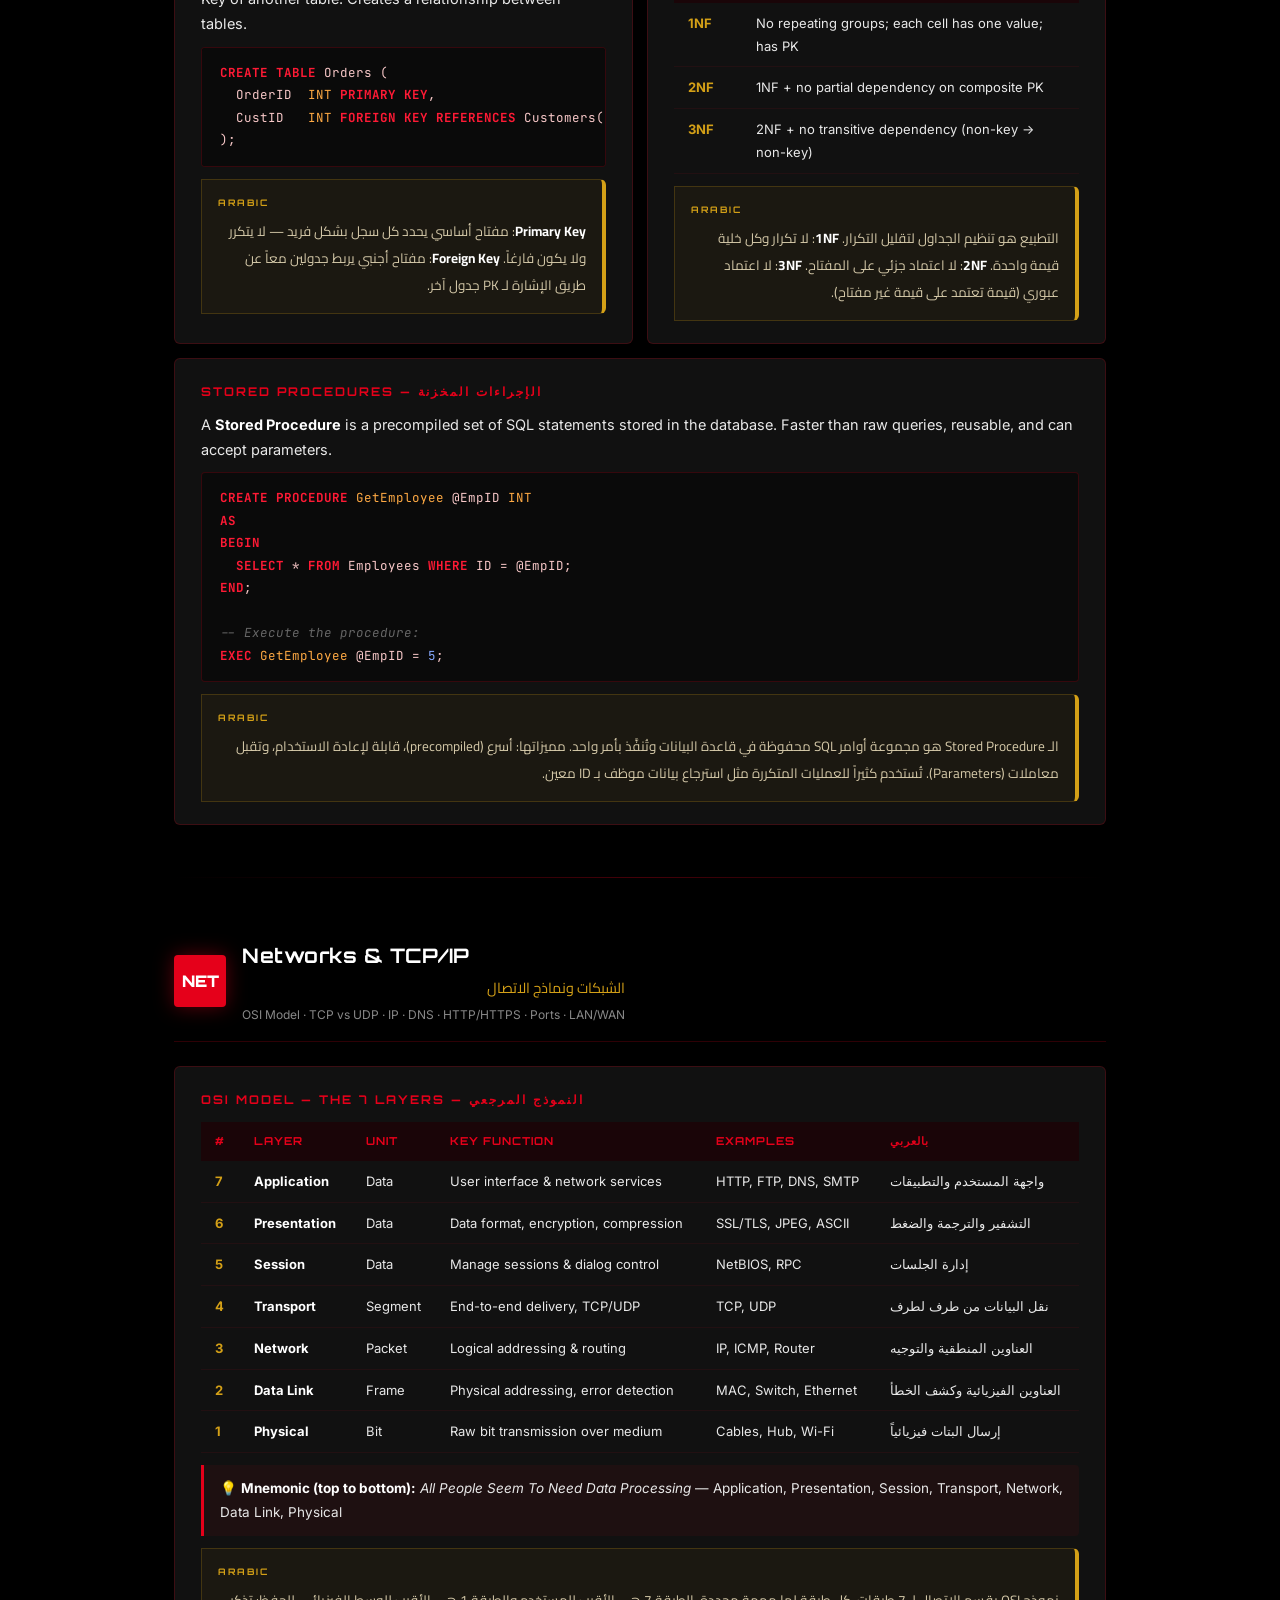
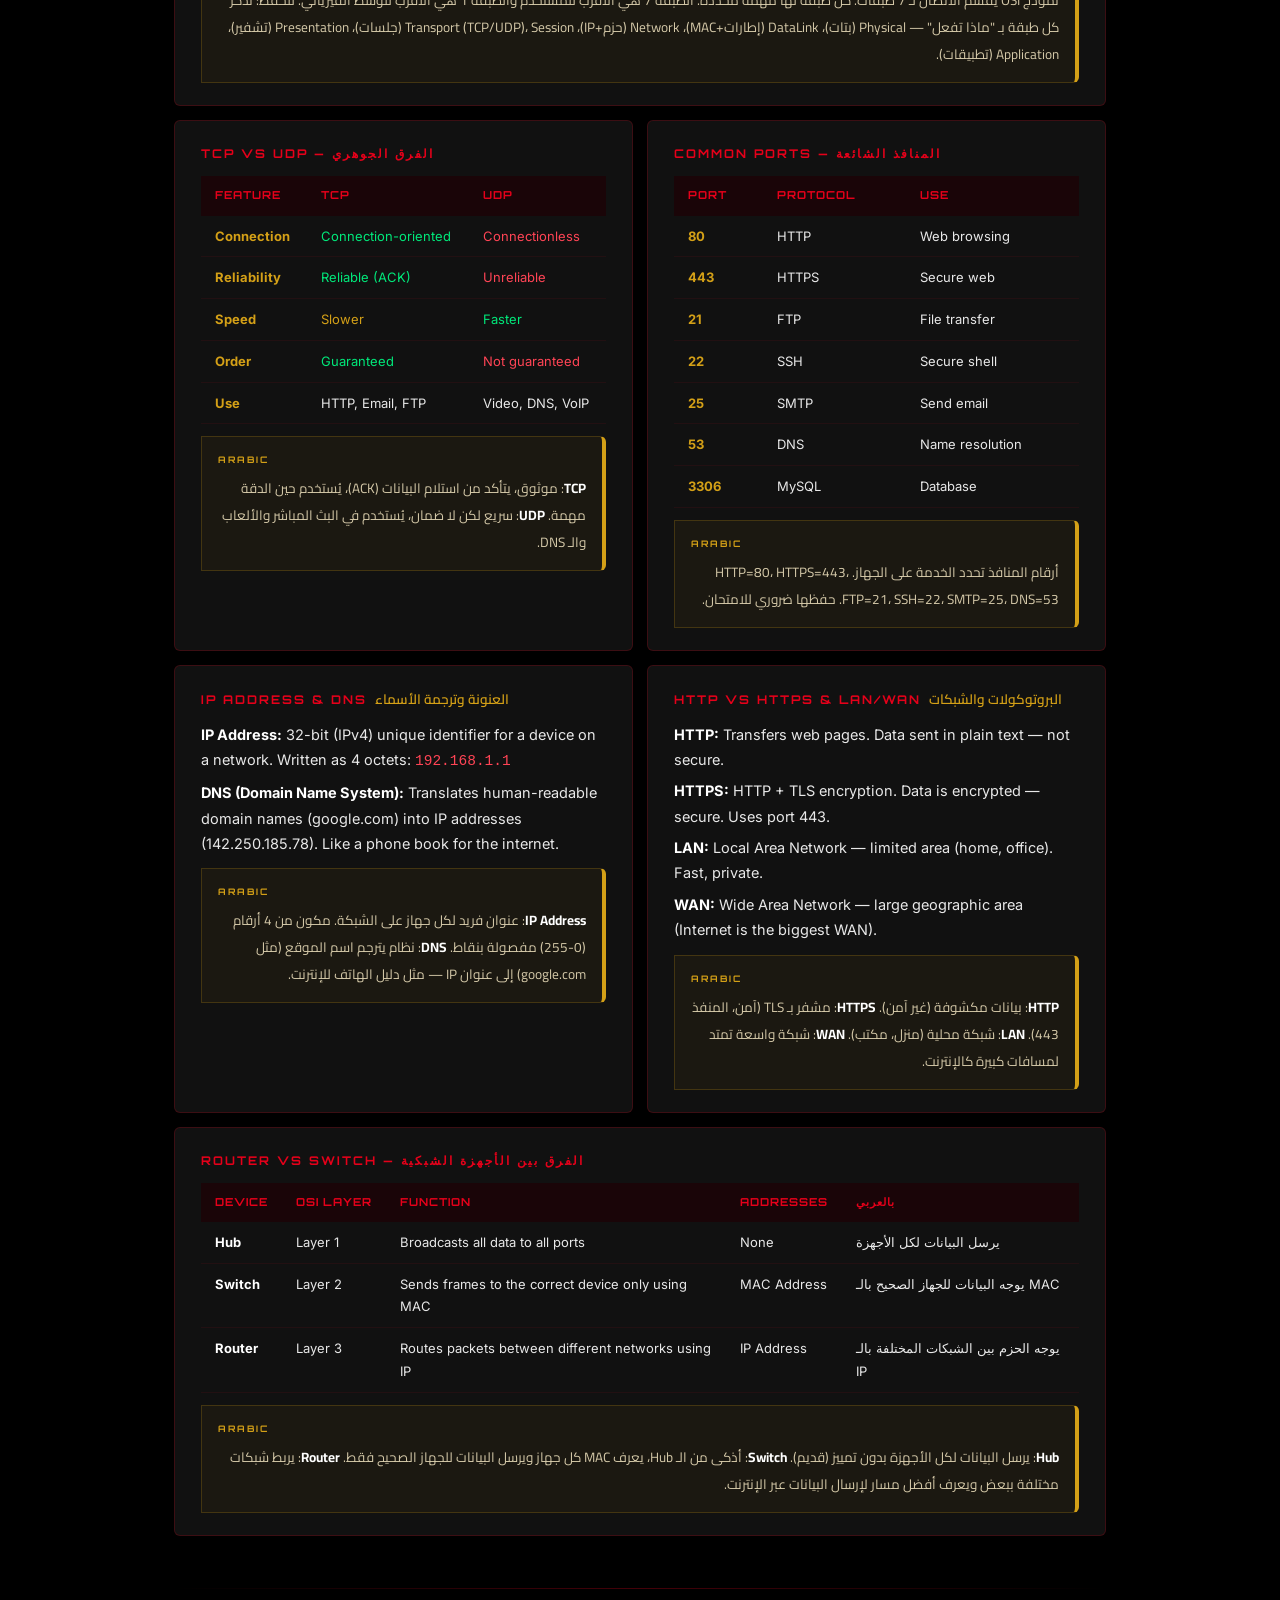
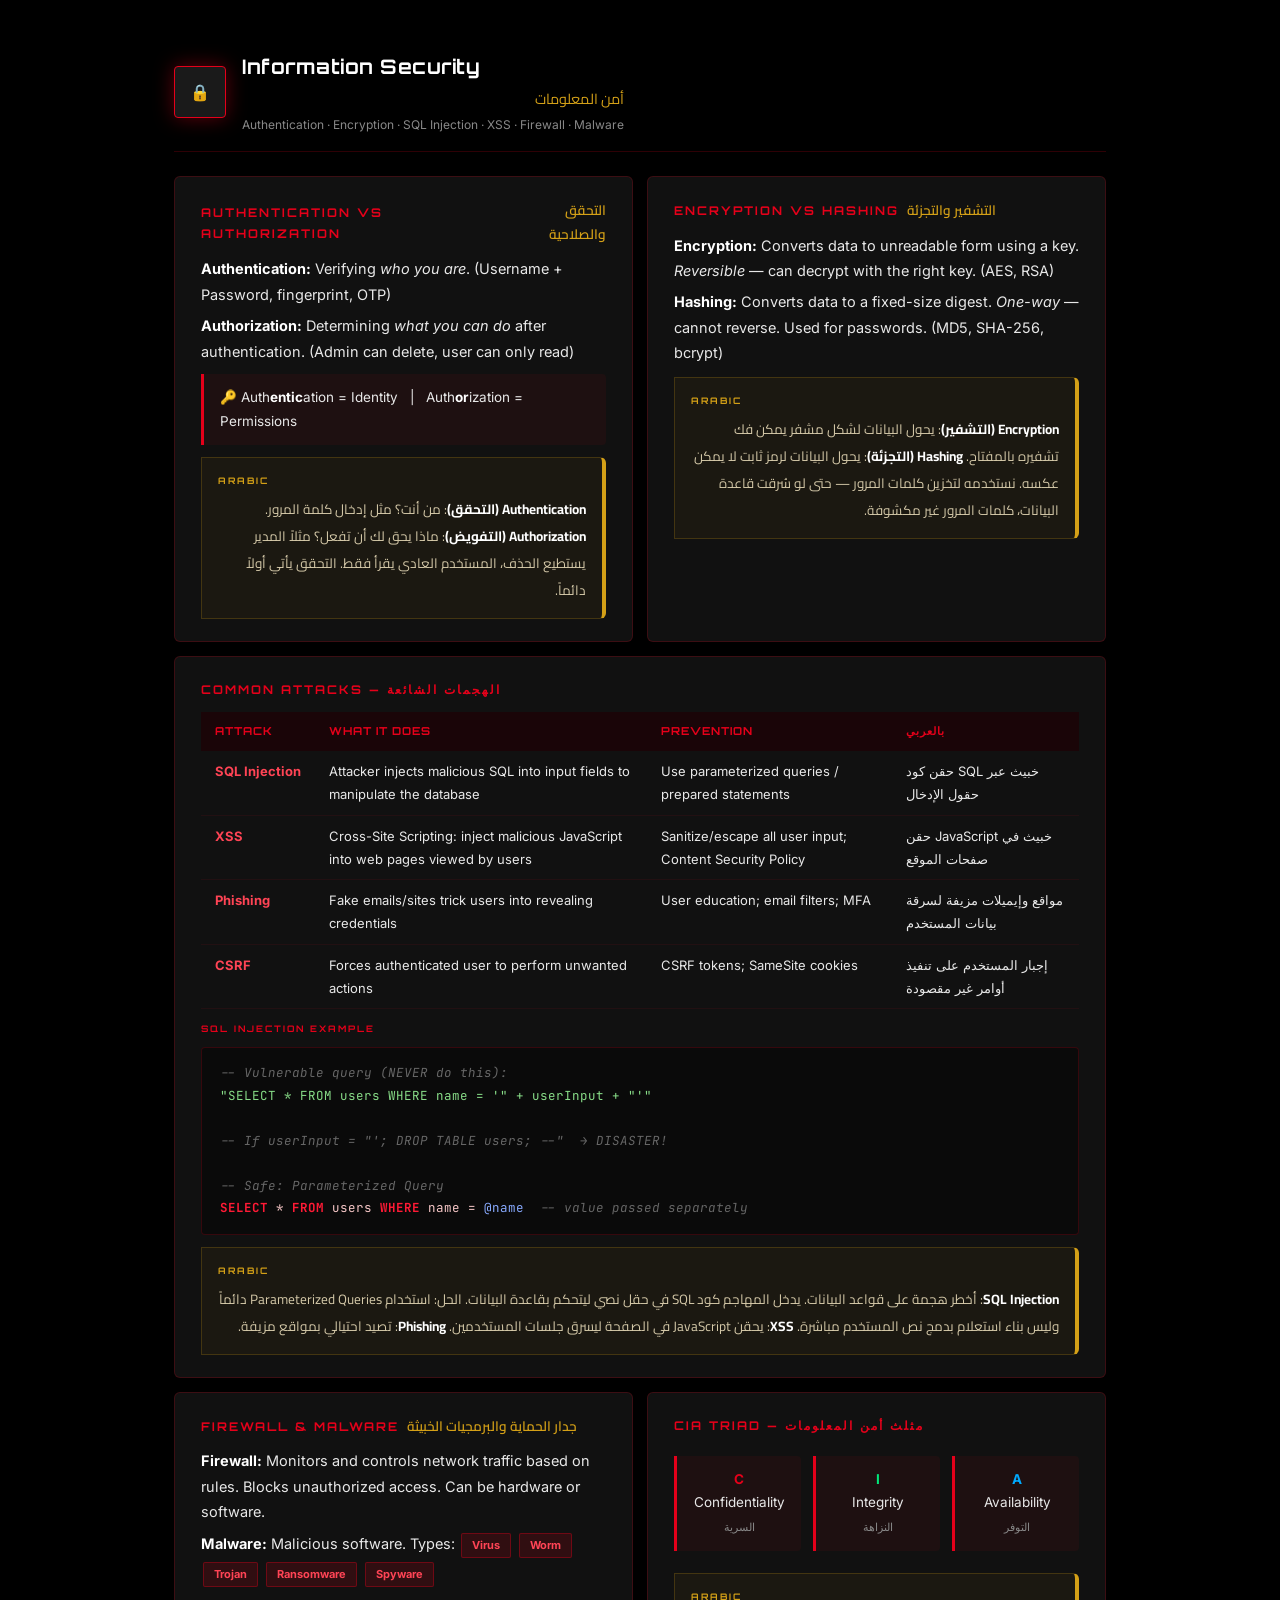
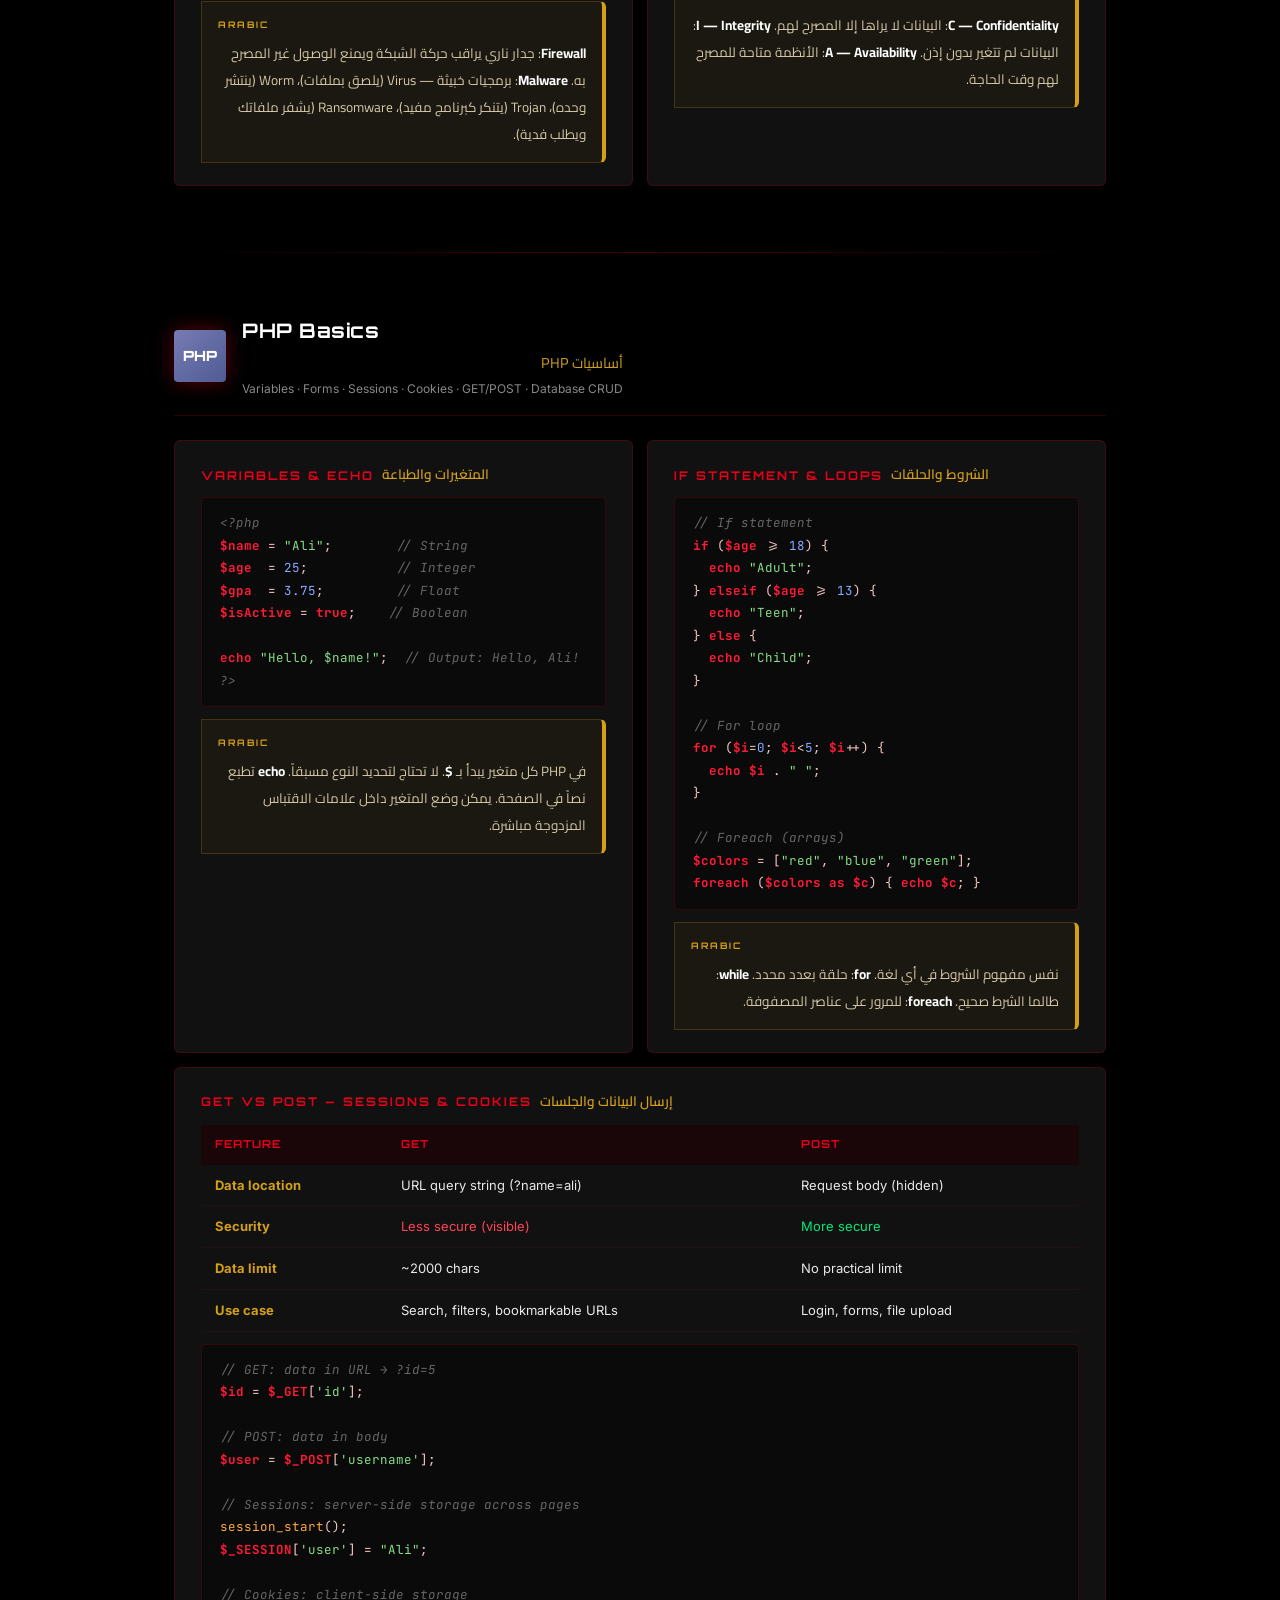
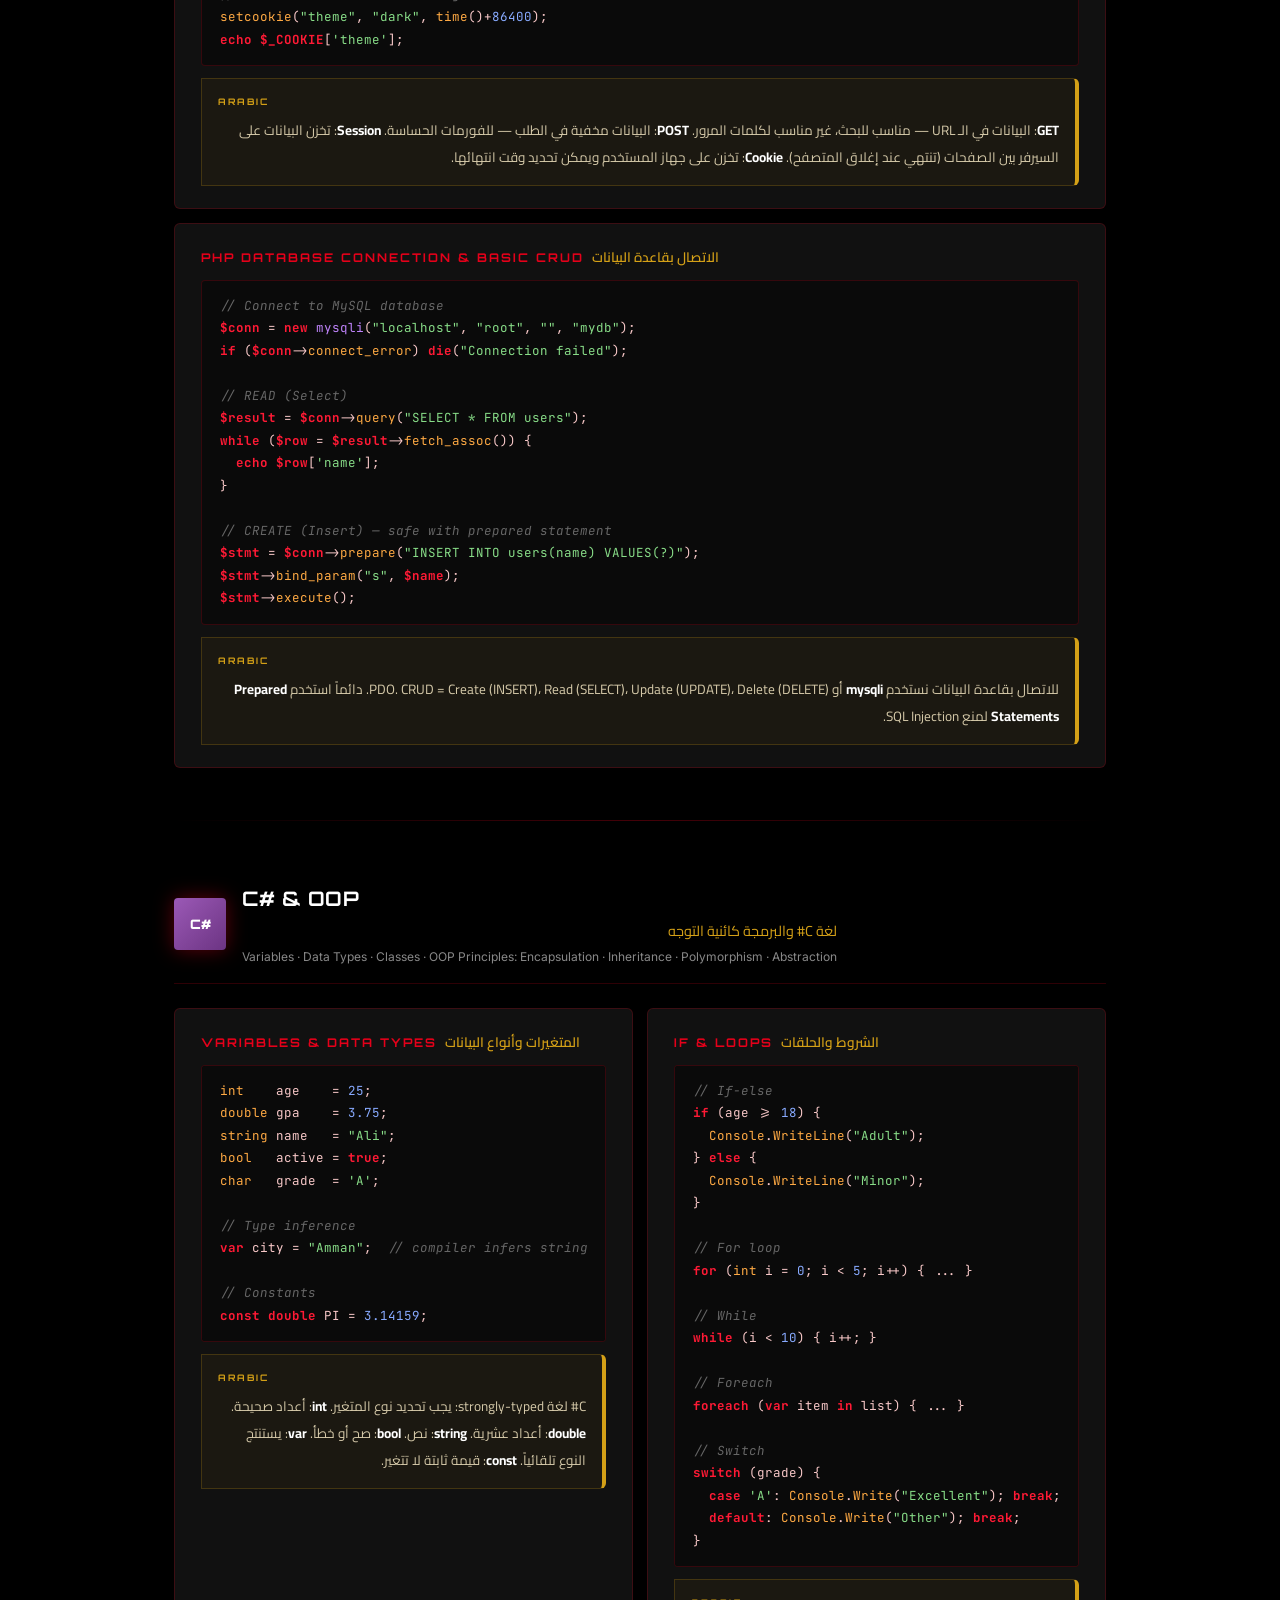
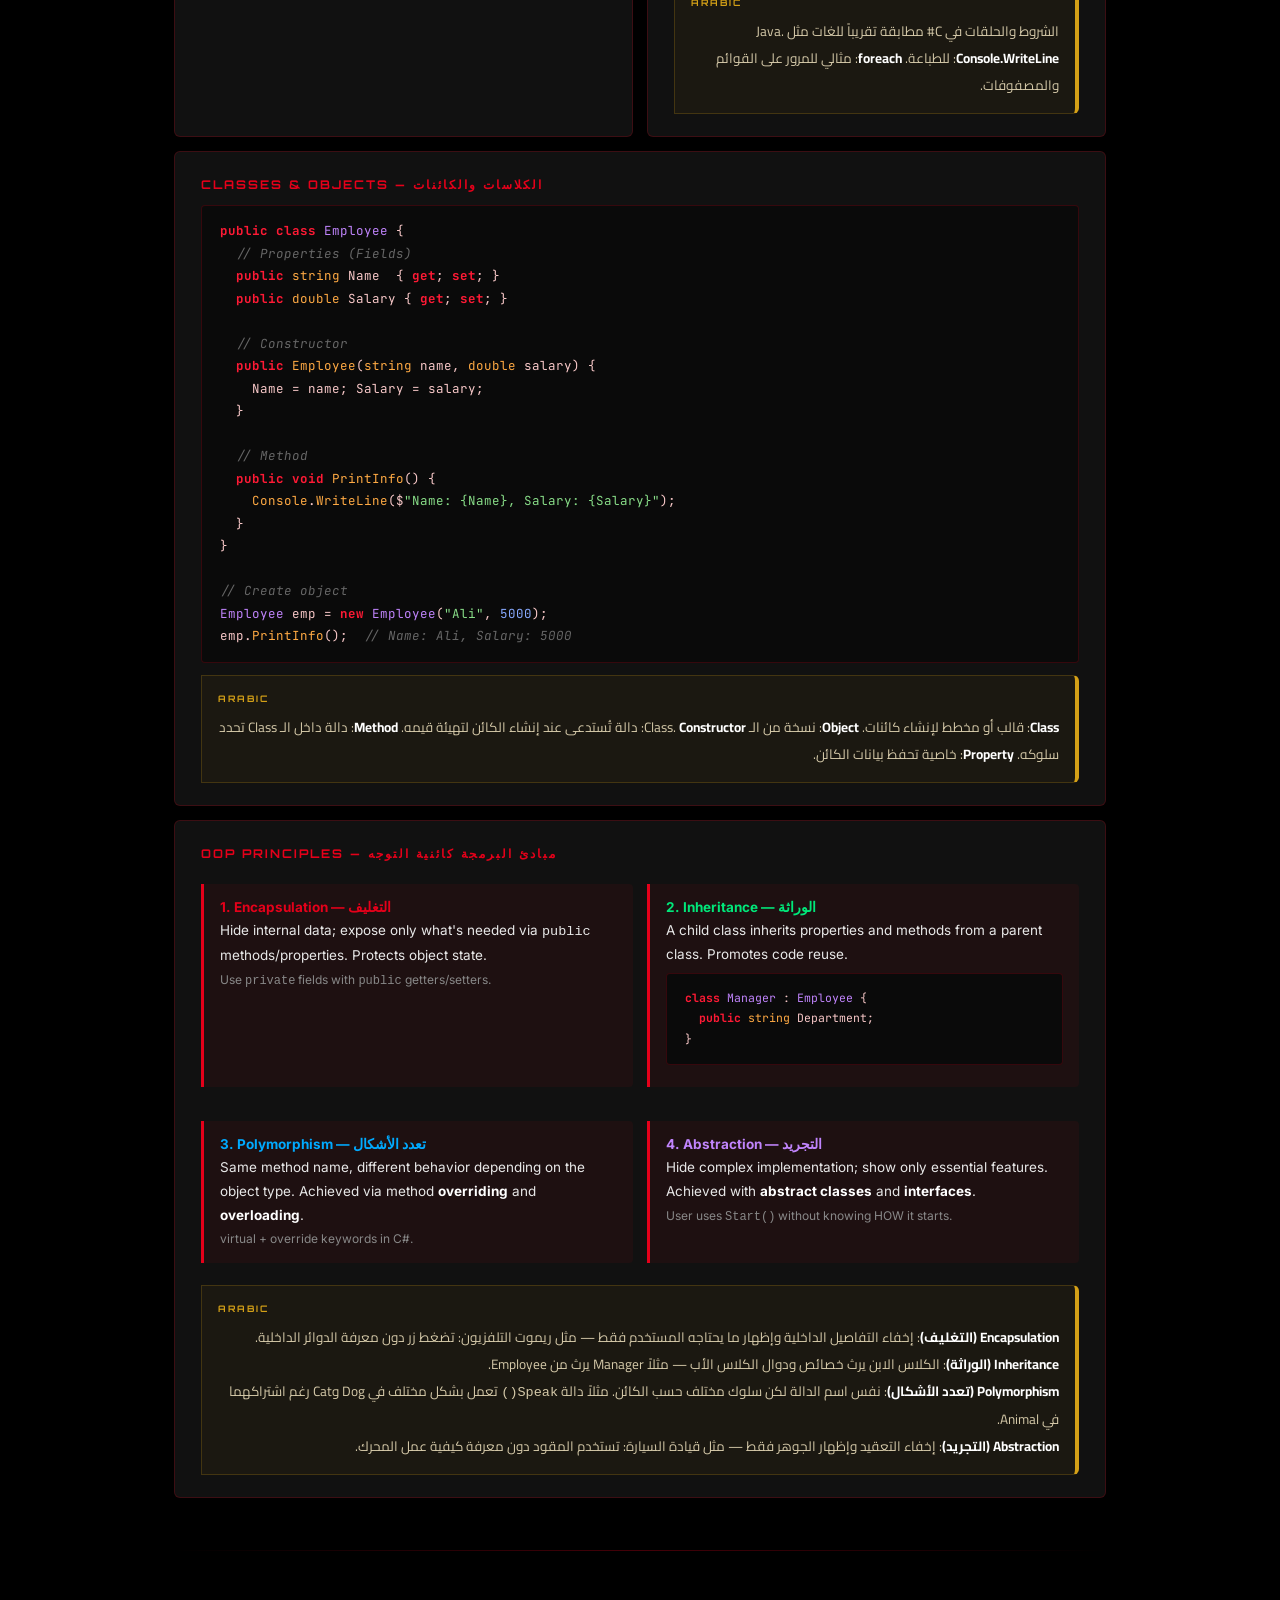
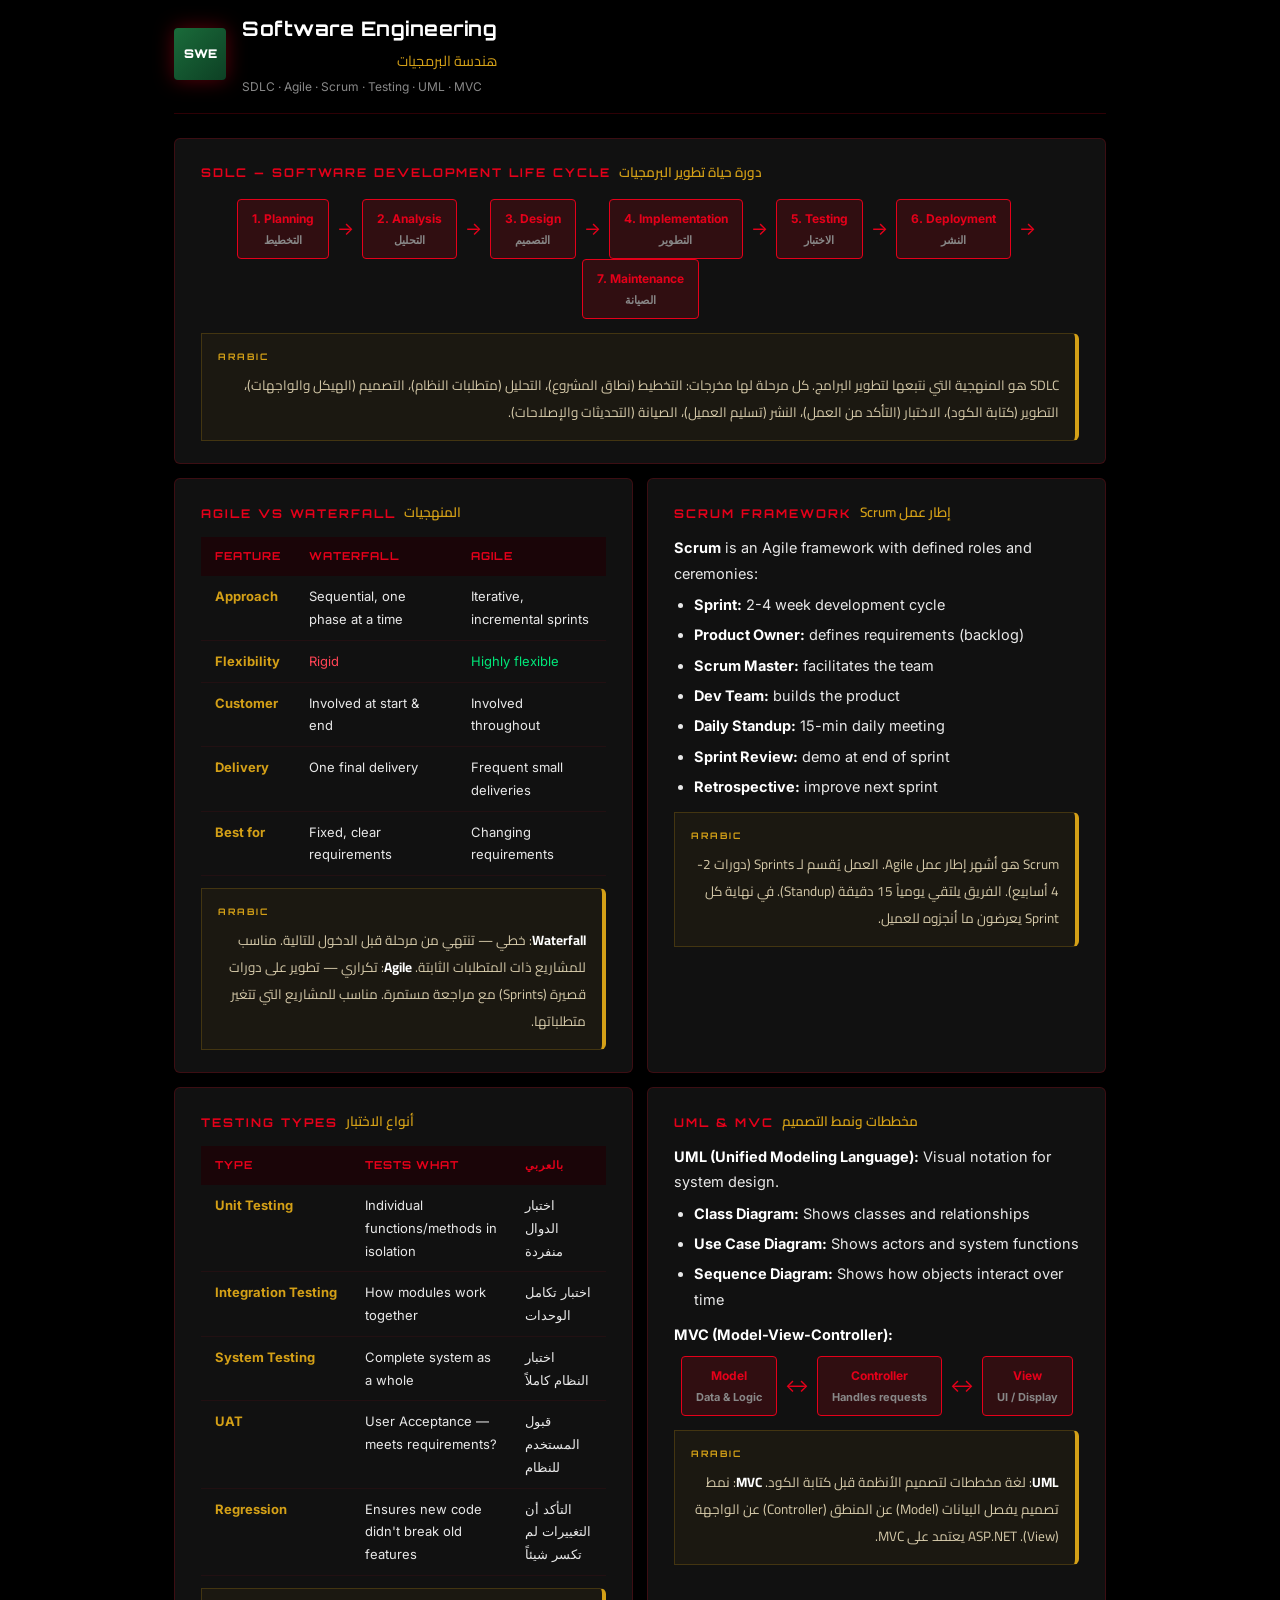
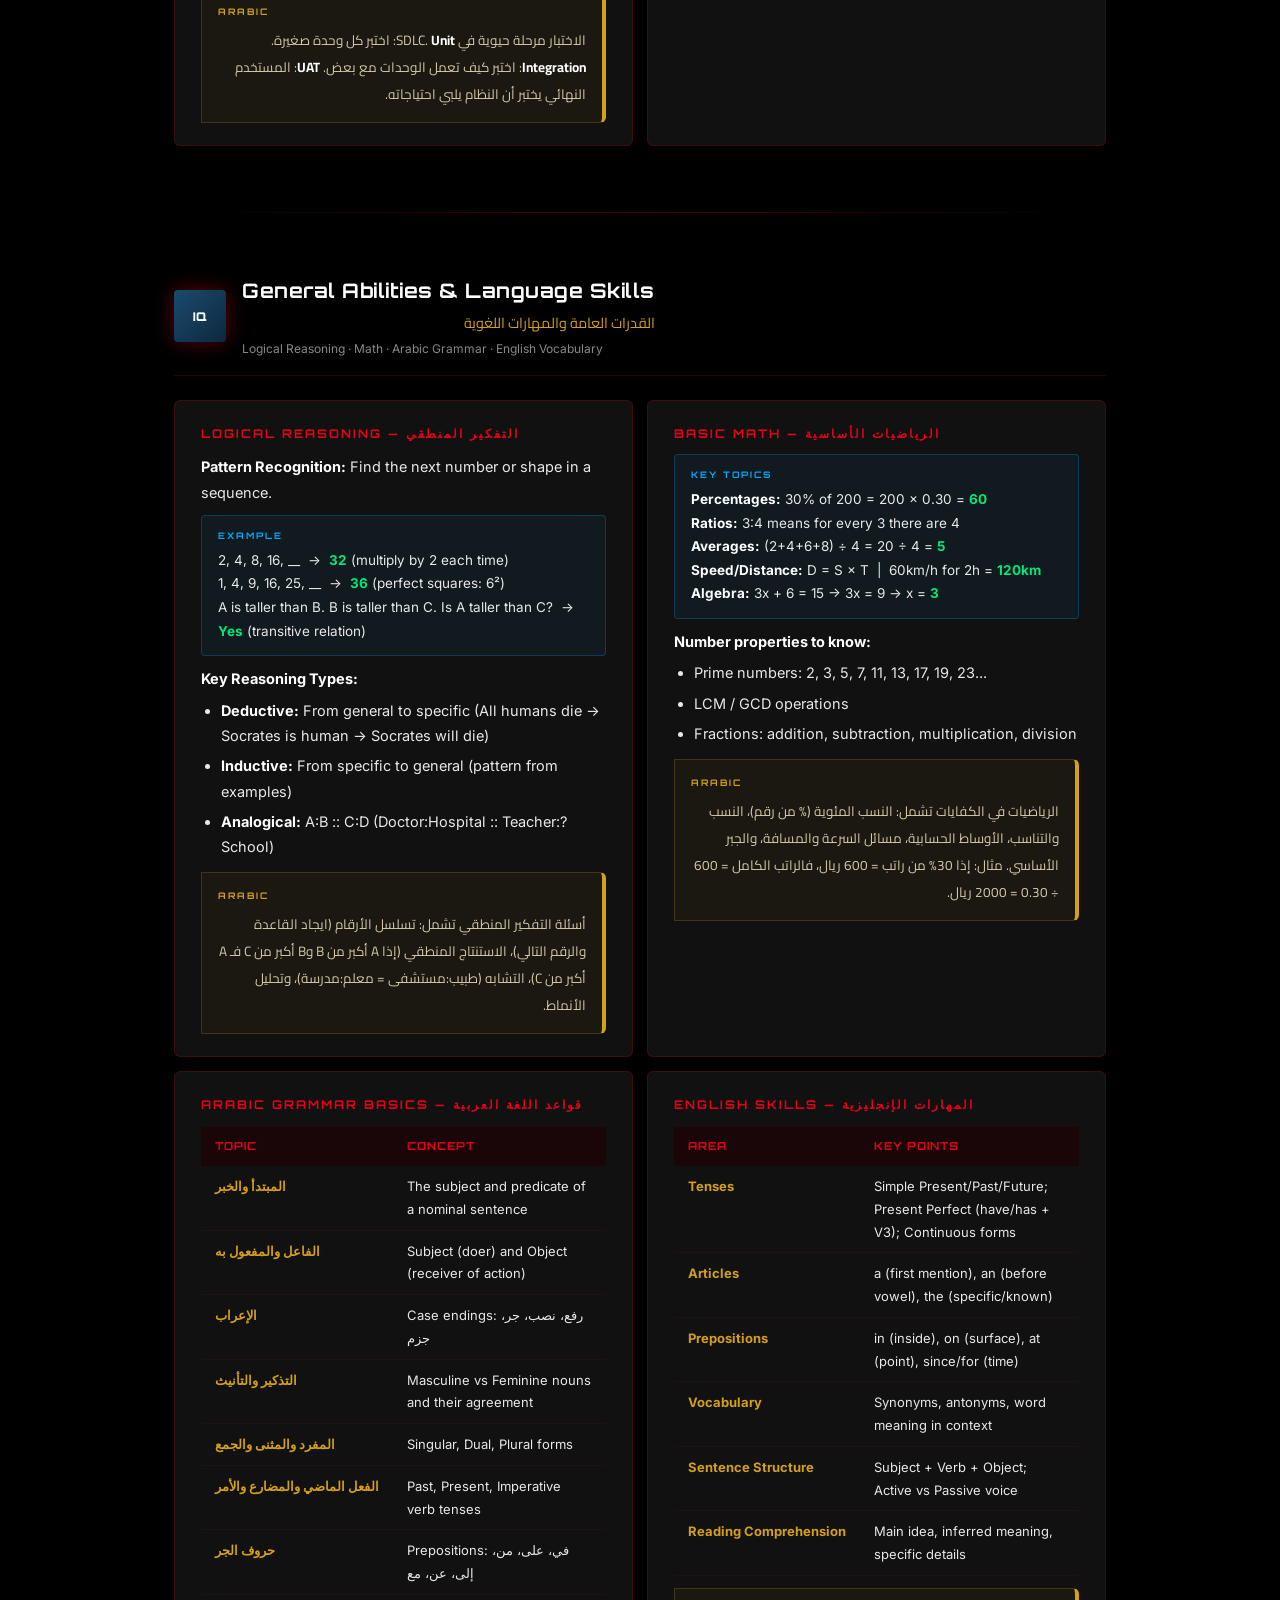
<file: kafayat_exam_guide.html>
<!DOCTYPE html>
<html lang="en" dir="ltr">
<head>
<meta charset="UTF-8">
<meta name="viewport" content="width=device-width, initial-scale=1.0">
<title>Kafayat Exam — Complete Study Guide</title>
<link href="https://fonts.googleapis.com/css2?family=Orbitron:wght@400;600;700;900&family=Cairo:wght@300;400;600;700;900&family=JetBrains+Mono:wght@400;600&family=Inter:wght@300;400;500;600;700&display=swap" rel="stylesheet">
<style>
:root {
  --black: #000000;
  --dark1: #0a0a0a;
  --dark2: #111111;
  --dark3: #1a1a1a;
  --dark4: #222222;
  --red: #e5001a;
  --red2: #ff1a35;
  --red3: #ff4455;
  --red-dim: rgba(229,0,26,.15);
  --red-border: rgba(229,0,26,.35);
  --red-glow: rgba(229,0,26,.08);
  --gold: #d4a017;
  --gold-dim: rgba(212,160,23,.12);
  --text: #e8e8e8;
  --muted: #888;
  --muted2: #666;
  --card: rgba(20,20,20,.95);
  --border: rgba(229,0,26,.2);
  --green: #00e87a;
  --blue: #00aaff;
  --purple: #c084fc;
}
* { margin:0; padding:0; box-sizing:border-box; }
html { scroll-behavior: smooth; }
body {
  font-family: Inter, sans-serif;
  background: var(--black);
  color: var(--text);
  line-height: 1.75;
  font-size: 14.5px;
  cursor: default;
}
/* ---- SCANLINE OVERLAY ---- */
body::before {
  content:'';
  position:fixed;
  inset:0;
  background: repeating-linear-gradient(0deg, transparent, transparent 2px, rgba(0,0,0,.03) 2px, rgba(0,0,0,.03) 4px);
  pointer-events:none;
  z-index:0;
}
/* ---- HERO ---- */
.hero {
  position: relative;
  background: var(--dark1);
  padding: 80px 40px 60px;
  text-align: center;
  overflow: hidden;
  border-bottom: 1px solid var(--red);
}
.hero::before {
  content:'';
  position:absolute;
  inset:0;
  background:
    radial-gradient(ellipse 70% 50% at 50% 0%, rgba(229,0,26,.18), transparent 70%),
    radial-gradient(ellipse 40% 30% at 80% 100%, rgba(229,0,26,.08), transparent 60%);
  pointer-events:none;
}
.hero-badge {
  display:inline-block;
  font-family: Orbitron, sans-serif;
  font-size:10px;
  font-weight:700;
  letter-spacing:4px;
  text-transform:uppercase;
  color:var(--red);
  border:1px solid var(--red);
  padding:6px 22px;
  border-radius:2px;
  margin-bottom:24px;
  position:relative;
  background: var(--red-dim);
}
.hero h1 {
  font-family: Orbitron, sans-serif;
  font-size: clamp(1.8rem, 5vw, 3.5rem);
  font-weight: 900;
  color: #fff;
  letter-spacing: -1px;
  margin-bottom: 10px;
  position:relative;
  text-shadow: 0 0 40px rgba(229,0,26,.4);
}
.hero h1 span { color: var(--red); }
.hero .ar-sub {
  font-family: Cairo, sans-serif;
  font-size: 1.1rem;
  color: var(--gold);
  direction:rtl;
  margin-bottom: 20px;
  position:relative;
}
.hero p { color:var(--muted); font-size:13px; max-width:600px; margin:0 auto; position:relative; }
.hero-stats {
  display:flex;
  justify-content:center;
  gap:32px;
  margin-top:36px;
  flex-wrap:wrap;
  position:relative;
}
.hero-stat {
  text-align:center;
  background:var(--red-dim);
  border:1px solid var(--red-border);
  border-radius:4px;
  padding:14px 28px;
  min-width:120px;
}
.hero-stat .val {
  font-family:Orbitron,sans-serif;
  font-size:1.8rem;
  font-weight:900;
  color:var(--red);
  display:block;
  text-shadow: 0 0 20px rgba(229,0,26,.5);
}
.hero-stat .lbl { font-size:11px; color:var(--muted); text-transform:uppercase; letter-spacing:1px; }

/* ---- NAV ---- */
.sticky-nav {
  position:sticky;
  top:0;
  z-index:999;
  background:rgba(0,0,0,.97);
  border-bottom:1px solid var(--red-border);
  padding:10px 20px;
  display:flex;
  gap:6px;
  justify-content:center;
  flex-wrap:wrap;
  backdrop-filter:blur(12px);
}
.sticky-nav a {
  text-decoration:none;
  color:var(--muted);
  font-family:Orbitron,sans-serif;
  font-size:9px;
  font-weight:700;
  letter-spacing:1.5px;
  text-transform:uppercase;
  border:1px solid rgba(229,0,26,.25);
  background:rgba(229,0,26,.04);
  padding:7px 14px;
  border-radius:2px;
  transition:.2s;
}
.sticky-nav a:hover {
  color:#fff;
  background:var(--red);
  border-color:var(--red);
  box-shadow: 0 0 16px rgba(229,0,26,.4);
}

/* ---- DISTRIBUTION BAR ---- */
.dist-section {
  max-width:900px;
  margin:40px auto 0;
  padding:0 24px;
}
.dist-card {
  background:var(--dark2);
  border:1px solid var(--border);
  border-radius:6px;
  padding:28px;
  margin-bottom:16px;
}
.dist-title {
  font-family:Orbitron,sans-serif;
  font-size:12px;
  font-weight:700;
  letter-spacing:2px;
  color:var(--red);
  text-transform:uppercase;
  margin-bottom:16px;
}
.progress-bar { background:var(--dark4); border-radius:2px; height:10px; margin-bottom:8px; overflow:hidden; }
.progress-fill {
  height:100%;
  border-radius:2px;
  background:linear-gradient(90deg, var(--red), var(--red2));
  box-shadow: 0 0 10px rgba(229,0,26,.5);
  animation: fillAnim 1.2s ease-out forwards;
  transform-origin:left;
}
@keyframes fillAnim { from { width:0 } }
.progress-fill.blue { background:linear-gradient(90deg,#0066cc,#00aaff); box-shadow:0 0 10px rgba(0,170,255,.4); }
.dist-pct { font-family:Orbitron,sans-serif; font-size:1.5rem; font-weight:900; color:var(--red); }
.dist-pct.blue { color:var(--blue); }
.dist-topics { display:flex; gap:8px; flex-wrap:wrap; margin-top:10px; }
.topic-tag {
  font-size:11px;
  font-weight:700;
  padding:3px 12px;
  border-radius:2px;
  border:1px solid var(--red-border);
  color:var(--red3);
  background:var(--red-dim);
  font-family:Inter,sans-serif;
}
.topic-tag.b { border-color:rgba(0,170,255,.3); color:var(--blue); background:rgba(0,170,255,.07); }

/* ---- MAIN CONTAINER ---- */
.container { max-width:980px; margin:0 auto; padding:40px 24px 100px; position:relative; z-index:1; }

/* ---- SECTION HEADER ---- */
.sec-header {
  display:flex;
  align-items:center;
  gap:16px;
  margin:60px 0 24px;
  padding-bottom:16px;
  border-bottom:1px solid var(--border);
}
.sec-icon {
  width:52px; height:52px;
  background:var(--red);
  border-radius:4px;
  display:flex;
  align-items:center;
  justify-content:center;
  font-family:Orbitron,sans-serif;
  font-weight:900;
  font-size:16px;
  color:#fff;
  flex-shrink:0;
  box-shadow: 0 0 20px rgba(229,0,26,.4);
}
.sec-info h2 {
  font-family:Orbitron,sans-serif;
  font-size:1.25rem;
  font-weight:700;
  color:#fff;
  letter-spacing:.5px;
}
.sec-info .ar {
  font-family:Cairo,sans-serif;
  font-size:.9rem;
  color:var(--gold);
  direction:rtl;
  text-align:right;
  margin-top:2px;
}
.sec-info .desc { font-size:12px; color:var(--muted); margin-top:3px; }

/* ---- CARD ---- */
.card {
  background:var(--dark2);
  border:1px solid var(--border);
  border-radius:6px;
  padding:22px 26px;
  margin-bottom:14px;
  transition:border-color .25s, box-shadow .25s, transform .2s;
  position:relative;
  overflow:hidden;
}
.card::before {
  content:'';
  position:absolute;
  left:0; top:0; bottom:0;
  width:3px;
  background:var(--red);
  opacity:0;
  transition:.25s;
}
.card:hover {
  border-color:var(--red);
  box-shadow:0 0 24px rgba(229,0,26,.12), inset 0 0 40px rgba(229,0,26,.03);
  transform:translateX(4px);
}
.card:hover::before { opacity:1; }
.card-title {
  font-family:Orbitron,sans-serif;
  font-size:.75rem;
  font-weight:700;
  color:var(--red);
  letter-spacing:2px;
  text-transform:uppercase;
  margin-bottom:10px;
  display:flex;
  align-items:center;
  gap:8px;
}
.card-title .ar {
  font-family:Cairo,sans-serif;
  font-size:.85rem;
  color:var(--gold);
  font-weight:600;
  direction:rtl;
  text-transform:none;
  letter-spacing:0;
}
.card p { margin-bottom:6px; color:var(--text); }
.card li { margin-bottom:5px; }
.card ul,.card ol { padding-left:20px; }
b,strong { color:#fff; }

/* ---- CODE BLOCK ---- */
.code {
  background:#0a0a0a;
  border:1px solid rgba(229,0,26,.2);
  border-radius:4px;
  padding:14px 18px;
  margin:10px 0;
  font-family:'JetBrains Mono',monospace;
  font-size:12.5px;
  color:#f8c8c8;
  direction:ltr;
  overflow-x:auto;
  white-space:pre;
  line-height:1.8;
}
.code .kw { color:var(--red2); font-weight:700; }
.code .fn { color:#ffaa44; }
.code .str { color:#88dd88; }
.code .cm { color:var(--muted2); font-style:italic; }
.code .num { color:#88aaff; }
.code .cl { color:var(--purple); }
.code-label {
  font-size:9px;
  font-weight:700;
  color:var(--red);
  letter-spacing:2px;
  text-transform:uppercase;
  margin-bottom:6px;
  font-family:Orbitron,sans-serif;
}

/* ---- ARABIC BOX ---- */
.ar-box {
  background:rgba(212,160,23,.05);
  border:1px solid rgba(212,160,23,.22);
  border-right:4px solid var(--gold);
  border-radius:0 6px 6px 0;
  padding:14px 16px;
  margin-top:12px;
  direction:rtl;
  text-align:right;
  font-family:Cairo,sans-serif;
  font-size:13.5px;
  color:#d4c8a8;
  line-height:2;
}
.ar-label {
  font-size:9px;
  font-weight:700;
  color:var(--gold);
  letter-spacing:2px;
  text-transform:uppercase;
  margin-bottom:6px;
  direction:ltr;
  text-align:left;
  font-family:Orbitron,sans-serif;
}

/* ---- HIGHLIGHT / NOTE ---- */
.hl {
  background:rgba(229,0,26,.06);
  border-left:3px solid var(--red);
  border-radius:0 4px 4px 0;
  padding:12px 16px;
  margin:10px 0;
  font-size:13.5px;
}
.note {
  background:rgba(0,170,255,.06);
  border:1px solid rgba(0,170,255,.25);
  border-radius:4px;
  padding:12px 16px;
  margin:10px 0;
  font-size:13.5px;
}
.note-lbl {
  font-size:9px;
  font-weight:700;
  color:var(--blue);
  letter-spacing:2px;
  text-transform:uppercase;
  margin-bottom:5px;
  font-family:Orbitron,sans-serif;
}

/* ---- TABLE ---- */
.tw { overflow-x:auto; margin:12px 0; }
table { width:100%; border-collapse:collapse; font-size:13px; }
thead th {
  background:#1a0508;
  color:var(--red);
  padding:10px 14px;
  text-align:left;
  font-weight:700;
  font-size:11px;
  letter-spacing:1px;
  text-transform:uppercase;
  font-family:Orbitron,sans-serif;
  white-space:nowrap;
}
tbody tr { border-bottom:1px solid rgba(229,0,26,.08); }
tbody tr:hover { background:var(--red-glow); }
tbody td { padding:9px 14px; vertical-align:top; }
tbody td:first-child { font-weight:700; color:var(--gold); white-space:nowrap; }

/* ---- GRID ---- */
.g2 { display:grid; grid-template-columns:1fr 1fr; gap:14px; }
.g3 { display:grid; grid-template-columns:1fr 1fr 1fr; gap:12px; }
@media(max-width:640px){ .g2,.g3{ grid-template-columns:1fr } .hero h1{ font-size:1.8rem } .container{padding:28px 14px 80px} .card{padding:16px} .sec-header{flex-direction:column;align-items:flex-start} }

/* ---- TAG ---- */
.tag {
  display:inline-block;
  border:1px solid var(--red-border);
  color:var(--red3);
  background:var(--red-dim);
  border-radius:2px;
  padding:2px 10px;
  font-size:11px;
  font-weight:700;
  margin:2px;
  font-family:Inter,sans-serif;
}
.tag.g { border-color:rgba(0,232,122,.3); color:var(--green); background:rgba(0,232,122,.07); }
.tag.b { border-color:rgba(0,170,255,.3); color:var(--blue); background:rgba(0,170,255,.07); }
.tag.p { border-color:rgba(192,132,252,.3); color:var(--purple); background:rgba(192,132,252,.07); }
.tag.y { border-color:rgba(212,160,23,.3); color:var(--gold); background:var(--gold-dim); }

/* ---- FLOW ---- */
.flow { display:flex; align-items:center; justify-content:center; flex-wrap:wrap; gap:0; margin:14px 0; overflow-x:auto; }
.fbox {
  background:var(--dark3);
  border:1px solid var(--border);
  border-radius:4px;
  padding:8px 14px;
  font-size:12px;
  font-weight:700;
  text-align:center;
  white-space:nowrap;
}
.fbox.r { border-color:var(--red); color:var(--red); background:var(--red-dim); }
.fbox.g { border-color:rgba(0,232,122,.4); color:var(--green); background:rgba(0,232,122,.07); }
.fbox.b { border-color:rgba(0,170,255,.4); color:var(--blue); background:rgba(0,170,255,.07); }
.fbox.p { border-color:rgba(192,132,252,.4); color:var(--purple); background:rgba(192,132,252,.07); }
.arrow { color:var(--red); font-size:18px; padding:0 8px; }

/* ---- EXAM Q ---- */
.exam-q {
  border-left:3px solid var(--purple);
  background:rgba(192,132,252,.05);
  border-radius:0 4px 4px 0;
  padding:13px 16px;
  margin:10px 0;
  font-size:13.5px;
}
.q-lbl {
  font-size:9px;
  font-weight:700;
  color:var(--purple);
  letter-spacing:2px;
  text-transform:uppercase;
  margin-bottom:5px;
  font-family:Orbitron,sans-serif;
}
.ans { color:var(--green); font-weight:700; }

/* ---- DIVIDER ---- */
hr.div {
  border:none;
  height:1px;
  background:linear-gradient(90deg,transparent,var(--red),transparent);
  opacity:.3;
  margin:52px 0;
}

/* ---- FINAL REVIEW ---- */
.final {
  background:linear-gradient(135deg,rgba(229,0,26,.07),rgba(0,0,0,.9));
  border:1px solid var(--red);
  border-radius:6px;
  padding:32px;
  margin-top:52px;
  box-shadow: 0 0 40px rgba(229,0,26,.08);
}
.final h2 {
  font-family:Orbitron,sans-serif;
  font-size:1rem;
  font-weight:700;
  color:var(--red);
  margin-bottom:20px;
  letter-spacing:2px;
  text-transform:uppercase;
}
.final h2 .ar {
  font-family:Cairo,sans-serif;
  font-size:.9rem;
  color:var(--gold);
  font-weight:600;
  direction:rtl;
  display:block;
  margin-top:4px;
  text-transform:none;
  letter-spacing:0;
}

/* scrollbar */
::-webkit-scrollbar { width:6px; height:6px; }
::-webkit-scrollbar-track { background:var(--dark1); }
::-webkit-scrollbar-thumb { background:var(--red); border-radius:3px; }
</style>
</head>
<body>

<!-- ════════════════ HERO ════════════════ -->
<div class="hero">
  <div class="hero-badge">اختبار الكفاءة &mdash; Complete Study Guide 2025</div>
  <h1>Kafayat <span>Exam</span> Guide</h1>
  <div class="ar-sub">دليل الدراسة الشامل لاختبار الكفاءة &mdash; التقنية والسلوكية</div>
  <p>Full bilingual coverage &middot; Technical 70% + Behavioral 30% &middot; SQL · Networks · Security · PHP · C# · Software Engineering</p>
  <div class="hero-stats">
    <div class="hero-stat">
      <span class="val">70%</span>
      <span class="lbl">Technical</span>
    </div>
    <div class="hero-stat">
      <span class="val">30%</span>
      <span class="lbl">Behavioral</span>
    </div>
    <div class="hero-stat">
      <span class="val">7</span>
      <span class="lbl">Sections</span>
    </div>
    <div class="hero-stat">
      <span class="val">EN+AR</span>
      <span class="lbl">Bilingual</span>
    </div>
  </div>
</div>

<!-- ════════════════ NAV ════════════════ -->
<nav class="sticky-nav">
  <a href="#dist">Distribution</a>
  <a href="#sql">SQL</a>
  <a href="#networks">Networks</a>
  <a href="#security">Security</a>
  <a href="#php">PHP</a>
  <a href="#csharp">C#</a>
  <a href="#swe">Software Eng</a>
  <a href="#abilities">Abilities</a>
  <a href="#review">Review</a>
</nav>

<!-- ════════════════ DISTRIBUTION ════════════════ -->
<div class="dist-section" id="dist">
  <div style="margin:40px 0 20px;text-align:center">
    <div style="font-family:Orbitron,sans-serif;font-size:.75rem;letter-spacing:3px;color:var(--red);text-transform:uppercase">Exam Distribution &mdash; توزيع الاختبار</div>
  </div>
  <div class="dist-card">
    <div class="dist-title">Technical Competencies &mdash; الكفاءة الفنية</div>
    <div style="display:flex;align-items:center;gap:16px;margin-bottom:10px">
      <div style="flex:1">
        <div class="progress-bar"><div class="progress-fill" style="width:70%"></div></div>
      </div>
      <div class="dist-pct">70%</div>
    </div>
    <div class="dist-topics">
      <span class="topic-tag">Software Engineering</span>
      <span class="topic-tag">SQL Server &amp; Databases</span>
      <span class="topic-tag">Networks</span>
      <span class="topic-tag">Information Security</span>
      <span class="topic-tag">C# Programming</span>
      <span class="topic-tag">PHP</span>
      <span class="topic-tag">ASP.NET</span>
    </div>
    <div class="ar-box" style="margin-top:14px"><div class="ar-label">Arabic</div>الكفايات الفنية تمثل 70% من الدرجة. تشمل: هندسة البرمجيات، قواعد البيانات SQL، الشبكات، أمن المعلومات، البرمجة بـ C# أو PHP.</div>
  </div>
  <div class="dist-card">
    <div class="dist-title" style="color:var(--blue)">Behavioral, Language &amp; Cognitive Abilities &mdash; الكفايات السلوكية واللغوية</div>
    <div style="display:flex;align-items:center;gap:16px;margin-bottom:10px">
      <div style="flex:1">
        <div class="progress-bar"><div class="progress-fill blue" style="width:30%"></div></div>
      </div>
      <div class="dist-pct blue">30%</div>
    </div>
    <div class="dist-topics">
      <span class="topic-tag b">Logical Thinking</span>
      <span class="topic-tag b">Math</span>
      <span class="topic-tag b">Arabic Skills</span>
      <span class="topic-tag b">English Skills</span>
      <span class="topic-tag b">Analytical Reasoning</span>
      <span class="topic-tag b">Problem Solving</span>
    </div>
    <div class="ar-box" style="margin-top:14px"><div class="ar-label">Arabic</div>الكفايات السلوكية والقدرات العقلية تمثل 30% من الدرجة. تشمل: التفكير المنطقي، الرياضيات، مهارات اللغة العربية والإنجليزية، وحل المشكلات.</div>
  </div>
</div>

<div class="container">

<!-- ══════════════════════════════════════ SQL ══════════════════ -->
<div class="sec-header" id="sql">
  <div class="sec-icon">SQL</div>
  <div class="sec-info">
    <h2>SQL &amp; Databases</h2>
    <div class="ar">قواعد البيانات و SQL</div>
    <div class="desc">Queries · Joins · Normalization · Stored Procedures · Keys</div>
  </div>
</div>

<div class="card">
  <div class="card-title">Basic SQL Statements &mdash; الأوامر الأساسية</div>
  <div class="tw"><table>
    <thead><tr><th>Command</th><th>Purpose</th><th>بالعربي</th></tr></thead>
    <tbody>
      <tr><td>SELECT</td><td>Retrieve data from one or more tables</td><td>استرجاع البيانات</td></tr>
      <tr><td>WHERE</td><td>Filter rows based on a condition</td><td>تصفية الصفوف بشرط</td></tr>
      <tr><td>ORDER BY</td><td>Sort results ASC or DESC</td><td>ترتيب النتائج تصاعدياً أو تنازلياً</td></tr>
      <tr><td>GROUP BY</td><td>Group rows sharing a value for aggregation</td><td>تجميع الصفوف لحسابات إجمالية</td></tr>
      <tr><td>HAVING</td><td>Filter groups (used after GROUP BY, like WHERE for groups)</td><td>تصفية المجموعات بعد GROUP BY</td></tr>
      <tr><td>INSERT</td><td>Add new rows to a table</td><td>إضافة سجلات جديدة</td></tr>
      <tr><td>UPDATE</td><td>Modify existing rows</td><td>تعديل سجلات موجودة</td></tr>
      <tr><td>DELETE</td><td>Remove rows from a table</td><td>حذف سجلات</td></tr>
    </tbody>
  </table></div>
  <div class="code-label">SQL Examples</div>
  <div class="code"><span class="kw">SELECT</span> Name, Salary <span class="kw">FROM</span> Employees <span class="kw">WHERE</span> Salary > <span class="num">5000</span> <span class="kw">ORDER BY</span> Salary <span class="kw">DESC</span>;

<span class="kw">SELECT</span> Dept, <span class="fn">COUNT</span>(*) <span class="kw">AS</span> Total <span class="kw">FROM</span> Employees <span class="kw">GROUP BY</span> Dept <span class="kw">HAVING COUNT</span>(*) > <span class="num">3</span>;

<span class="kw">INSERT INTO</span> Employees (Name, Salary) <span class="kw">VALUES</span> (<span class="str">'Ali'</span>, <span class="num">7000</span>);
<span class="kw">UPDATE</span> Employees <span class="kw">SET</span> Salary = <span class="num">8000</span> <span class="kw">WHERE</span> ID = <span class="num">5</span>;
<span class="kw">DELETE FROM</span> Employees <span class="kw">WHERE</span> ID = <span class="num">5</span>;</div>
  <div class="ar-box"><div class="ar-label">Arabic</div>
    <strong>SELECT</strong>: جلب البيانات من الجدول. <strong>WHERE</strong>: تصفية النتائج بشرط معين. <strong>ORDER BY</strong>: ترتيب النتائج. <strong>GROUP BY</strong>: تجميع الصفوف لعمليات مثل COUNT وSUM. <strong>HAVING</strong>: شرط بعد التجميع (مثل WHERE لكن للمجموعات). <strong>INSERT</strong>: إضافة سجل. <strong>UPDATE</strong>: تعديل سجل. <strong>DELETE</strong>: حذف سجل.
  </div>
</div>

<div class="card">
  <div class="card-title">SQL JOINs &mdash; الربط بين الجداول</div>
  <p>JOINs combine rows from two or more tables based on a related column.</p>
  <div class="tw"><table>
    <thead><tr><th>JOIN Type</th><th>Returns</th><th>بالعربي</th></tr></thead>
    <tbody>
      <tr><td>INNER JOIN</td><td>Only matching rows in BOTH tables</td><td>الصفوف المتطابقة فقط في الجدولين</td></tr>
      <tr><td>LEFT JOIN</td><td>ALL rows from left table + matching from right (NULL if no match)</td><td>كل صفوف الجدول الأيسر + المطابق من الأيمن</td></tr>
      <tr><td>RIGHT JOIN</td><td>ALL rows from right table + matching from left</td><td>كل صفوف الجدول الأيمن + المطابق من الأيسر</td></tr>
      <tr><td>FULL JOIN</td><td>All rows from both tables</td><td>كل صفوف الجدولين</td></tr>
    </tbody>
  </table></div>
  <div class="code"><span class="cm">-- INNER JOIN: only customers who placed orders</span>
<span class="kw">SELECT</span> C.Name, O.OrderDate
<span class="kw">FROM</span> Customers C
<span class="kw">INNER JOIN</span> Orders O <span class="kw">ON</span> C.ID = O.CustomerID;

<span class="cm">-- LEFT JOIN: all customers, with order if exists</span>
<span class="kw">SELECT</span> C.Name, O.OrderDate
<span class="kw">FROM</span> Customers C
<span class="kw">LEFT JOIN</span> Orders O <span class="kw">ON</span> C.ID = O.CustomerID;</div>
  <div class="ar-box"><div class="ar-label">Arabic</div><strong>INNER JOIN</strong>: يجلب فقط الصفوف التي لها تطابق في كلا الجدولين. <strong>LEFT JOIN</strong>: يجلب كل صفوف الجدول الأيسر حتى لو لم يكن لها تطابق في الأيمن (يظهر NULL). <strong>RIGHT JOIN</strong>: عكس LEFT JOIN. القاعدة: دائماً JOIN يحتاج ON لتحديد عمود الربط.</div>
</div>

<div class="g2">
  <div class="card">
    <div class="card-title">Primary Key &amp; Foreign Key <span class="ar">المفاتيح</span></div>
    <p><strong>Primary Key (PK):</strong> Uniquely identifies each row in a table. Cannot be NULL. Only one per table.</p>
    <p><strong>Foreign Key (FK):</strong> A column that references the Primary Key of another table. Creates a relationship between tables.</p>
    <div class="code"><span class="kw">CREATE TABLE</span> Orders (
  OrderID  <span class="fn">INT</span> <span class="kw">PRIMARY KEY</span>,
  CustID   <span class="fn">INT</span> <span class="kw">FOREIGN KEY REFERENCES</span> Customers(ID)
);</div>
    <div class="ar-box"><div class="ar-label">Arabic</div><strong>Primary Key</strong>: مفتاح أساسي يحدد كل سجل بشكل فريد — لا يتكرر ولا يكون فارغاً. <strong>Foreign Key</strong>: مفتاح أجنبي يربط جدولين معاً عن طريق الإشارة لـ PK جدول آخر.</div>
  </div>
  <div class="card">
    <div class="card-title">Normalization &mdash; التطبيع</div>
    <p>Normalization organizes a database to reduce redundancy and improve integrity.</p>
    <div class="tw"><table>
      <thead><tr><th>Form</th><th>Rule</th></tr></thead>
      <tbody>
        <tr><td>1NF</td><td>No repeating groups; each cell has one value; has PK</td></tr>
        <tr><td>2NF</td><td>1NF + no partial dependency on composite PK</td></tr>
        <tr><td>3NF</td><td>2NF + no transitive dependency (non-key → non-key)</td></tr>
      </tbody>
    </table></div>
    <div class="ar-box"><div class="ar-label">Arabic</div>التطبيع هو تنظيم الجداول لتقليل التكرار. <strong>1NF</strong>: لا تكرار وكل خلية قيمة واحدة. <strong>2NF</strong>: لا اعتماد جزئي على المفتاح. <strong>3NF</strong>: لا اعتماد عبوري (قيمة تعتمد على قيمة غير مفتاح).</div>
  </div>
</div>

<div class="card">
  <div class="card-title">Stored Procedures &mdash; الإجراءات المخزنة</div>
  <p>A <strong>Stored Procedure</strong> is a precompiled set of SQL statements stored in the database. Faster than raw queries, reusable, and can accept parameters.</p>
  <div class="code"><span class="kw">CREATE PROCEDURE</span> <span class="fn">GetEmployee</span> @EmpID <span class="fn">INT</span>
<span class="kw">AS</span>
<span class="kw">BEGIN</span>
  <span class="kw">SELECT</span> * <span class="kw">FROM</span> Employees <span class="kw">WHERE</span> ID = @EmpID;
<span class="kw">END</span>;

<span class="cm">-- Execute the procedure:</span>
<span class="kw">EXEC</span> <span class="fn">GetEmployee</span> @EmpID = <span class="num">5</span>;</div>
  <div class="ar-box"><div class="ar-label">Arabic</div>الـ Stored Procedure هو مجموعة أوامر SQL محفوظة في قاعدة البيانات وتُنفَّذ بأمر واحد. مميزاتها: أسرع (precompiled)، قابلة لإعادة الاستخدام، وتقبل معاملات (Parameters). تُستخدم كثيراً للعمليات المتكررة مثل استرجاع بيانات موظف بـ ID معين.</div>
</div>

<hr class="div">

<!-- ══════════════════════════════════════ NETWORKS ══════════════ -->
<div class="sec-header" id="networks">
  <div class="sec-icon">NET</div>
  <div class="sec-info">
    <h2>Networks &amp; TCP/IP</h2>
    <div class="ar">الشبكات ونماذج الاتصال</div>
    <div class="desc">OSI Model · TCP vs UDP · IP · DNS · HTTP/HTTPS · Ports · LAN/WAN</div>
  </div>
</div>

<div class="card">
  <div class="card-title">OSI Model &mdash; The 7 Layers &mdash; النموذج المرجعي</div>
  <div class="tw"><table>
    <thead><tr><th>#</th><th>Layer</th><th>Unit</th><th>Key Function</th><th>Examples</th><th>بالعربي</th></tr></thead>
    <tbody>
      <tr><td>7</td><td><strong>Application</strong></td><td>Data</td><td>User interface &amp; network services</td><td>HTTP, FTP, DNS, SMTP</td><td>واجهة المستخدم والتطبيقات</td></tr>
      <tr><td>6</td><td><strong>Presentation</strong></td><td>Data</td><td>Data format, encryption, compression</td><td>SSL/TLS, JPEG, ASCII</td><td>التشفير والترجمة والضغط</td></tr>
      <tr><td>5</td><td><strong>Session</strong></td><td>Data</td><td>Manage sessions &amp; dialog control</td><td>NetBIOS, RPC</td><td>إدارة الجلسات</td></tr>
      <tr><td>4</td><td><strong>Transport</strong></td><td>Segment</td><td>End-to-end delivery, TCP/UDP</td><td>TCP, UDP</td><td>نقل البيانات من طرف لطرف</td></tr>
      <tr><td>3</td><td><strong>Network</strong></td><td>Packet</td><td>Logical addressing &amp; routing</td><td>IP, ICMP, Router</td><td>العناوين المنطقية والتوجيه</td></tr>
      <tr><td>2</td><td><strong>Data Link</strong></td><td>Frame</td><td>Physical addressing, error detection</td><td>MAC, Switch, Ethernet</td><td>العناوين الفيزيائية وكشف الخطأ</td></tr>
      <tr><td>1</td><td><strong>Physical</strong></td><td>Bit</td><td>Raw bit transmission over medium</td><td>Cables, Hub, Wi-Fi</td><td>إرسال البتات فيزيائياً</td></tr>
    </tbody>
  </table></div>
  <div class="hl">&#x1F4A1; <strong>Mnemonic (top to bottom):</strong> <em>All People Seem To Need Data Processing</em> &mdash; Application, Presentation, Session, Transport, Network, Data Link, Physical</div>
  <div class="ar-box"><div class="ar-label">Arabic</div>نموذج OSI يقسم الاتصال لـ 7 طبقات. كل طبقة لها مهمة محددة. الطبقة 7 هي الأقرب للمستخدم والطبقة 1 هي الأقرب للوسط الفيزيائي. للحفظ: تذكر كل طبقة بـ "ماذا تفعل" — Physical (بتات)، DataLink (إطارات+MAC)، Network (حزم+IP)، Transport (TCP/UDP)، Session (جلسات)، Presentation (تشفير)، Application (تطبيقات).</div>
</div>

<div class="g2">
  <div class="card">
    <div class="card-title">TCP vs UDP &mdash; الفرق الجوهري</div>
    <div class="tw"><table>
      <thead><tr><th>Feature</th><th>TCP</th><th>UDP</th></tr></thead>
      <tbody>
        <tr><td>Connection</td><td style="color:var(--green)">Connection-oriented</td><td style="color:var(--red3)">Connectionless</td></tr>
        <tr><td>Reliability</td><td style="color:var(--green)">Reliable (ACK)</td><td style="color:var(--red3)">Unreliable</td></tr>
        <tr><td>Speed</td><td style="color:var(--gold)">Slower</td><td style="color:var(--green)">Faster</td></tr>
        <tr><td>Order</td><td style="color:var(--green)">Guaranteed</td><td style="color:var(--red3)">Not guaranteed</td></tr>
        <tr><td>Use</td><td>HTTP, Email, FTP</td><td>Video, DNS, VoIP</td></tr>
      </tbody>
    </table></div>
    <div class="ar-box"><div class="ar-label">Arabic</div><strong>TCP</strong>: موثوق، يتأكد من استلام البيانات (ACK)، يُستخدم حين الدقة مهمة. <strong>UDP</strong>: سريع لكن لا ضمان، يُستخدم في البث المباشر والألعاب والـ DNS.</div>
  </div>
  <div class="card">
    <div class="card-title">Common Ports &mdash; المنافذ الشائعة</div>
    <div class="tw"><table>
      <thead><tr><th>Port</th><th>Protocol</th><th>Use</th></tr></thead>
      <tbody>
        <tr><td>80</td><td>HTTP</td><td>Web browsing</td></tr>
        <tr><td>443</td><td>HTTPS</td><td>Secure web</td></tr>
        <tr><td>21</td><td>FTP</td><td>File transfer</td></tr>
        <tr><td>22</td><td>SSH</td><td>Secure shell</td></tr>
        <tr><td>25</td><td>SMTP</td><td>Send email</td></tr>
        <tr><td>53</td><td>DNS</td><td>Name resolution</td></tr>
        <tr><td>3306</td><td>MySQL</td><td>Database</td></tr>
      </tbody>
    </table></div>
    <div class="ar-box"><div class="ar-label">Arabic</div>أرقام المنافذ تحدد الخدمة على الجهاز. HTTP=80، HTTPS=443، FTP=21، SSH=22، SMTP=25، DNS=53. حفظها ضروري للامتحان.</div>
  </div>
</div>

<div class="g2">
  <div class="card">
    <div class="card-title">IP Address &amp; DNS <span class="ar">العنونة وترجمة الأسماء</span></div>
    <p><strong>IP Address:</strong> 32-bit (IPv4) unique identifier for a device on a network. Written as 4 octets: <code style="color:var(--red3)">192.168.1.1</code></p>
    <p><strong>DNS (Domain Name System):</strong> Translates human-readable domain names (google.com) into IP addresses (142.250.185.78). Like a phone book for the internet.</p>
    <div class="ar-box"><div class="ar-label">Arabic</div><strong>IP Address</strong>: عنوان فريد لكل جهاز على الشبكة. مكون من 4 أرقام (0-255) مفصولة بنقاط. <strong>DNS</strong>: نظام يترجم اسم الموقع (مثل google.com) إلى عنوان IP — مثل دليل الهاتف للإنترنت.</div>
  </div>
  <div class="card">
    <div class="card-title">HTTP vs HTTPS &amp; LAN/WAN <span class="ar">البروتوكولات والشبكات</span></div>
    <p><strong>HTTP:</strong> Transfers web pages. Data sent in plain text — not secure.</p>
    <p><strong>HTTPS:</strong> HTTP + TLS encryption. Data is encrypted — secure. Uses port 443.</p>
    <p><strong>LAN:</strong> Local Area Network — limited area (home, office). Fast, private.</p>
    <p><strong>WAN:</strong> Wide Area Network — large geographic area (Internet is the biggest WAN).</p>
    <div class="ar-box"><div class="ar-label">Arabic</div><strong>HTTP</strong>: بيانات مكشوفة (غير آمن). <strong>HTTPS</strong>: مشفر بـ TLS (آمن، المنفذ 443). <strong>LAN</strong>: شبكة محلية (منزل، مكتب). <strong>WAN</strong>: شبكة واسعة تمتد لمسافات كبيرة كالإنترنت.</div>
  </div>
</div>

<div class="card">
  <div class="card-title">Router vs Switch &mdash; الفرق بين الأجهزة الشبكية</div>
  <div class="tw"><table>
    <thead><tr><th>Device</th><th>OSI Layer</th><th>Function</th><th>Addresses</th><th>بالعربي</th></tr></thead>
    <tbody>
      <tr><td><strong>Hub</strong></td><td>Layer 1</td><td>Broadcasts all data to all ports</td><td>None</td><td>يرسل البيانات لكل الأجهزة</td></tr>
      <tr><td><strong>Switch</strong></td><td>Layer 2</td><td>Sends frames to the correct device only using MAC</td><td>MAC Address</td><td>يوجه البيانات للجهاز الصحيح بالـ MAC</td></tr>
      <tr><td><strong>Router</strong></td><td>Layer 3</td><td>Routes packets between different networks using IP</td><td>IP Address</td><td>يوجه الحزم بين الشبكات المختلفة بالـ IP</td></tr>
    </tbody>
  </table></div>
  <div class="ar-box"><div class="ar-label">Arabic</div><strong>Hub</strong>: يرسل البيانات لكل الأجهزة بدون تمييز (قديم). <strong>Switch</strong>: أذكى من الـ Hub، يعرف MAC كل جهاز ويرسل البيانات للجهاز الصحيح فقط. <strong>Router</strong>: يربط شبكات مختلفة ببعض ويعرف أفضل مسار لإرسال البيانات عبر الإنترنت.</div>
</div>

<hr class="div">

<!-- ══════════════════════════════════════ SECURITY ══════════════ -->
<div class="sec-header" id="security">
  <div class="sec-icon" style="background:var(--dark3);border:1px solid var(--red);color:var(--red)">&#x1F512;</div>
  <div class="sec-info">
    <h2>Information Security</h2>
    <div class="ar">أمن المعلومات</div>
    <div class="desc">Authentication · Encryption · SQL Injection · XSS · Firewall · Malware</div>
  </div>
</div>

<div class="g2">
  <div class="card">
    <div class="card-title">Authentication vs Authorization <span class="ar">التحقق والصلاحية</span></div>
    <p><strong>Authentication:</strong> Verifying <em>who you are</em>. (Username + Password, fingerprint, OTP)</p>
    <p><strong>Authorization:</strong> Determining <em>what you can do</em> after authentication. (Admin can delete, user can only read)</p>
    <div class="hl">&#128273; Auth<strong>entic</strong>ation = Identity &nbsp;&nbsp;|&nbsp;&nbsp; Auth<strong>or</strong>ization = Permissions</div>
    <div class="ar-box"><div class="ar-label">Arabic</div><strong>Authentication (التحقق)</strong>: من أنت؟ مثل إدخال كلمة المرور. <strong>Authorization (التفويض)</strong>: ماذا يحق لك أن تفعل؟ مثلاً المدير يستطيع الحذف، المستخدم العادي يقرأ فقط. التحقق يأتي أولاً دائماً.</div>
  </div>
  <div class="card">
    <div class="card-title">Encryption vs Hashing <span class="ar">التشفير والتجزئة</span></div>
    <p><strong>Encryption:</strong> Converts data to unreadable form using a key. <em>Reversible</em> — can decrypt with the right key. (AES, RSA)</p>
    <p><strong>Hashing:</strong> Converts data to a fixed-size digest. <em>One-way</em> — cannot reverse. Used for passwords. (MD5, SHA-256, bcrypt)</p>
    <div class="ar-box"><div class="ar-label">Arabic</div><strong>Encryption (التشفير)</strong>: يحول البيانات لشكل مشفر يمكن فك تشفيره بالمفتاح. <strong>Hashing (التجزئة)</strong>: يحول البيانات لرمز ثابت لا يمكن عكسه. نستخدمه لتخزين كلمات المرور — حتى لو سُرقت قاعدة البيانات، كلمات المرور غير مكشوفة.</div>
  </div>
</div>

<div class="card">
  <div class="card-title">Common Attacks &mdash; الهجمات الشائعة</div>
  <div class="tw"><table>
    <thead><tr><th>Attack</th><th>What It Does</th><th>Prevention</th><th>بالعربي</th></tr></thead>
    <tbody>
      <tr><td><strong style="color:var(--red3)">SQL Injection</strong></td><td>Attacker injects malicious SQL into input fields to manipulate the database</td><td>Use parameterized queries / prepared statements</td><td>حقن كود SQL خبيث عبر حقول الإدخال</td></tr>
      <tr><td><strong style="color:var(--red3)">XSS</strong></td><td>Cross-Site Scripting: inject malicious JavaScript into web pages viewed by users</td><td>Sanitize/escape all user input; Content Security Policy</td><td>حقن JavaScript خبيث في صفحات الموقع</td></tr>
      <tr><td><strong style="color:var(--red3)">Phishing</strong></td><td>Fake emails/sites trick users into revealing credentials</td><td>User education; email filters; MFA</td><td>مواقع وإيميلات مزيفة لسرقة بيانات المستخدم</td></tr>
      <tr><td><strong style="color:var(--red3)">CSRF</strong></td><td>Forces authenticated user to perform unwanted actions</td><td>CSRF tokens; SameSite cookies</td><td>إجبار المستخدم على تنفيذ أوامر غير مقصودة</td></tr>
    </tbody>
  </table></div>
  <div class="code-label">SQL Injection Example</div>
  <div class="code"><span class="cm">-- Vulnerable query (NEVER do this):</span>
<span class="str">"SELECT * FROM users WHERE name = '" + userInput + "'"</span>

<span class="cm">-- If userInput = "'; DROP TABLE users; --"  → DISASTER!</span>

<span class="cm">-- Safe: Parameterized Query</span>
<span class="kw">SELECT</span> * <span class="kw">FROM</span> users <span class="kw">WHERE</span> name = <span class="num">@name</span>  <span class="cm">-- value passed separately</span></div>
  <div class="ar-box"><div class="ar-label">Arabic</div><strong>SQL Injection</strong>: أخطر هجمة على قواعد البيانات. يدخل المهاجم كود SQL في حقل نصي ليتحكم بقاعدة البيانات. الحل: استخدام Parameterized Queries دائماً وليس بناء استعلام بدمج نص المستخدم مباشرة. <strong>XSS</strong>: يحقن JavaScript في الصفحة ليسرق جلسات المستخدمين. <strong>Phishing</strong>: تصيد احتيالي بمواقع مزيفة.</div>
</div>

<div class="g2">
  <div class="card">
    <div class="card-title">Firewall &amp; Malware <span class="ar">جدار الحماية والبرمجيات الخبيثة</span></div>
    <p><strong>Firewall:</strong> Monitors and controls network traffic based on rules. Blocks unauthorized access. Can be hardware or software.</p>
    <p><strong>Malware:</strong> Malicious software. Types: <span class="tag r">Virus</span> <span class="tag r">Worm</span> <span class="tag r">Trojan</span> <span class="tag r">Ransomware</span> <span class="tag r">Spyware</span></p>
    <div class="ar-box"><div class="ar-label">Arabic</div><strong>Firewall</strong>: جدار ناري يراقب حركة الشبكة ويمنع الوصول غير المصرح به. <strong>Malware</strong>: برمجيات خبيثة — Virus (يلصق بملفات)، Worm (ينتشر وحده)، Trojan (يتنكر كبرنامج مفيد)، Ransomware (يشفر ملفاتك ويطلب فدية).</div>
  </div>
  <div class="card">
    <div class="card-title">CIA Triad &mdash; مثلث أمن المعلومات</div>
    <div class="g3" style="margin-top:8px">
      <div class="hl" style="text-align:center"><strong style="color:var(--red)">C</strong><br>Confidentiality<br><small style="color:var(--muted)">السرية</small></div>
      <div class="hl" style="text-align:center"><strong style="color:var(--green)">I</strong><br>Integrity<br><small style="color:var(--muted)">النزاهة</small></div>
      <div class="hl" style="text-align:center"><strong style="color:var(--blue)">A</strong><br>Availability<br><small style="color:var(--muted)">التوفر</small></div>
    </div>
    <div class="ar-box"><div class="ar-label">Arabic</div><strong>C &mdash; Confidentiality</strong>: البيانات لا يراها إلا المصرح لهم. <strong>I &mdash; Integrity</strong>: البيانات لم تتغير بدون إذن. <strong>A &mdash; Availability</strong>: الأنظمة متاحة للمصرح لهم وقت الحاجة.</div>
  </div>
</div>

<hr class="div">

<!-- ══════════════════════════════════════ PHP ══════════════════ -->
<div class="sec-header" id="php">
  <div class="sec-icon" style="font-size:14px;background:linear-gradient(135deg,#777bb4,#4f5b93)">PHP</div>
  <div class="sec-info">
    <h2>PHP Basics</h2>
    <div class="ar">أساسيات PHP</div>
    <div class="desc">Variables · Forms · Sessions · Cookies · GET/POST · Database CRUD</div>
  </div>
</div>

<div class="g2">
  <div class="card">
    <div class="card-title">Variables &amp; echo <span class="ar">المتغيرات والطباعة</span></div>
    <div class="code"><span class="cm">&lt;?php</span>
<span class="kw">$name</span> = <span class="str">"Ali"</span>;        <span class="cm">// String</span>
<span class="kw">$age</span>  = <span class="num">25</span>;           <span class="cm">// Integer</span>
<span class="kw">$gpa</span>  = <span class="num">3.75</span>;         <span class="cm">// Float</span>
<span class="kw">$isActive</span> = <span class="kw">true</span>;    <span class="cm">// Boolean</span>

<span class="kw">echo</span> <span class="str">"Hello, $name!"</span>;  <span class="cm">// Output: Hello, Ali!</span>
<span class="cm">?&gt;</span></div>
    <div class="ar-box"><div class="ar-label">Arabic</div>في PHP كل متغير يبدأ بـ <strong>$</strong>. لا تحتاج لتحديد النوع مسبقاً. <strong>echo</strong> تطبع نصاً في الصفحة. يمكن وضع المتغير داخل علامات الاقتباس المزدوجة مباشرة.</div>
  </div>
  <div class="card">
    <div class="card-title">If Statement &amp; Loops <span class="ar">الشروط والحلقات</span></div>
    <div class="code"><span class="cm">// If statement</span>
<span class="kw">if</span> (<span class="kw">$age</span> >= <span class="num">18</span>) {
  <span class="kw">echo</span> <span class="str">"Adult"</span>;
} <span class="kw">elseif</span> (<span class="kw">$age</span> >= <span class="num">13</span>) {
  <span class="kw">echo</span> <span class="str">"Teen"</span>;
} <span class="kw">else</span> {
  <span class="kw">echo</span> <span class="str">"Child"</span>;
}

<span class="cm">// For loop</span>
<span class="kw">for</span> (<span class="kw">$i</span>=<span class="num">0</span>; <span class="kw">$i</span>&lt;<span class="num">5</span>; <span class="kw">$i</span>++) {
  <span class="kw">echo</span> <span class="kw">$i</span> . <span class="str">" "</span>;
}

<span class="cm">// Foreach (arrays)</span>
<span class="kw">$colors</span> = [<span class="str">"red"</span>, <span class="str">"blue"</span>, <span class="str">"green"</span>];
<span class="kw">foreach</span> (<span class="kw">$colors</span> <span class="kw">as</span> <span class="kw">$c</span>) { <span class="kw">echo</span> <span class="kw">$c</span>; }</div>
    <div class="ar-box"><div class="ar-label">Arabic</div>نفس مفهوم الشروط في أي لغة. <strong>for</strong>: حلقة بعدد محدد. <strong>while</strong>: طالما الشرط صحيح. <strong>foreach</strong>: للمرور على عناصر المصفوفة.</div>
  </div>
</div>

<div class="card">
  <div class="card-title">GET vs POST &mdash; Sessions &amp; Cookies <span class="ar">إرسال البيانات والجلسات</span></div>
  <div class="tw"><table>
    <thead><tr><th>Feature</th><th>GET</th><th>POST</th></tr></thead>
    <tbody>
      <tr><td>Data location</td><td>URL query string (?name=ali)</td><td>Request body (hidden)</td></tr>
      <tr><td>Security</td><td style="color:var(--red3)">Less secure (visible)</td><td style="color:var(--green)">More secure</td></tr>
      <tr><td>Data limit</td><td>~2000 chars</td><td>No practical limit</td></tr>
      <tr><td>Use case</td><td>Search, filters, bookmarkable URLs</td><td>Login, forms, file upload</td></tr>
    </tbody>
  </table></div>
  <div class="code"><span class="cm">// GET: data in URL → ?id=5</span>
<span class="kw">$id</span> = <span class="kw">$_GET</span>[<span class="str">'id'</span>];

<span class="cm">// POST: data in body</span>
<span class="kw">$user</span> = <span class="kw">$_POST</span>[<span class="str">'username'</span>];

<span class="cm">// Sessions: server-side storage across pages</span>
<span class="fn">session_start</span>();
<span class="kw">$_SESSION</span>[<span class="str">'user'</span>] = <span class="str">"Ali"</span>;

<span class="cm">// Cookies: client-side storage</span>
<span class="fn">setcookie</span>(<span class="str">"theme"</span>, <span class="str">"dark"</span>, <span class="fn">time</span>()+<span class="num">86400</span>);
<span class="kw">echo</span> <span class="kw">$_COOKIE</span>[<span class="str">'theme'</span>];</div>
  <div class="ar-box"><div class="ar-label">Arabic</div><strong>GET</strong>: البيانات في الـ URL — مناسب للبحث، غير مناسب لكلمات المرور. <strong>POST</strong>: البيانات مخفية في الطلب — للفورمات الحساسة. <strong>Session</strong>: تخزن البيانات على السيرفر بين الصفحات (تنتهي عند إغلاق المتصفح). <strong>Cookie</strong>: تخزن على جهاز المستخدم ويمكن تحديد وقت انتهائها.</div>
</div>

<div class="card">
  <div class="card-title">PHP Database Connection &amp; Basic CRUD <span class="ar">الاتصال بقاعدة البيانات</span></div>
  <div class="code"><span class="cm">// Connect to MySQL database</span>
<span class="kw">$conn</span> = <span class="kw">new</span> <span class="cl">mysqli</span>(<span class="str">"localhost"</span>, <span class="str">"root"</span>, <span class="str">""</span>, <span class="str">"mydb"</span>);
<span class="kw">if</span> (<span class="kw">$conn</span>-><span class="fn">connect_error</span>) <span class="kw">die</span>(<span class="str">"Connection failed"</span>);

<span class="cm">// READ (Select)</span>
<span class="kw">$result</span> = <span class="kw">$conn</span>-><span class="fn">query</span>(<span class="str">"SELECT * FROM users"</span>);
<span class="kw">while</span> (<span class="kw">$row</span> = <span class="kw">$result</span>-><span class="fn">fetch_assoc</span>()) {
  <span class="kw">echo</span> <span class="kw">$row</span>[<span class="str">'name'</span>];
}

<span class="cm">// CREATE (Insert) — safe with prepared statement</span>
<span class="kw">$stmt</span> = <span class="kw">$conn</span>-><span class="fn">prepare</span>(<span class="str">"INSERT INTO users(name) VALUES(?)"</span>);
<span class="kw">$stmt</span>-><span class="fn">bind_param</span>(<span class="str">"s"</span>, <span class="kw">$name</span>);
<span class="kw">$stmt</span>-><span class="fn">execute</span>();</div>
  <div class="ar-box"><div class="ar-label">Arabic</div>للاتصال بقاعدة البيانات نستخدم <strong>mysqli</strong> أو PDO. CRUD = Create (INSERT)، Read (SELECT)، Update (UPDATE)، Delete (DELETE). دائماً استخدم <strong>Prepared Statements</strong> لمنع SQL Injection.</div>
</div>

<hr class="div">

<!-- ══════════════════════════════════════ C# ══════════════════ -->
<div class="sec-header" id="csharp">
  <div class="sec-icon" style="background:linear-gradient(135deg,#9b59b6,#6c3483);font-size:13px">C#</div>
  <div class="sec-info">
    <h2>C# &amp; OOP</h2>
    <div class="ar">لغة C# والبرمجة كائنية التوجه</div>
    <div class="desc">Variables · Data Types · Classes · OOP Principles: Encapsulation · Inheritance · Polymorphism · Abstraction</div>
  </div>
</div>

<div class="g2">
  <div class="card">
    <div class="card-title">Variables &amp; Data Types <span class="ar">المتغيرات وأنواع البيانات</span></div>
    <div class="code"><span class="fn">int</span>    age    = <span class="num">25</span>;
<span class="fn">double</span> gpa    = <span class="num">3.75</span>;
<span class="fn">string</span> name   = <span class="str">"Ali"</span>;
<span class="fn">bool</span>   active = <span class="kw">true</span>;
<span class="fn">char</span>   grade  = <span class="str">'A'</span>;

<span class="cm">// Type inference</span>
<span class="kw">var</span> city = <span class="str">"Amman"</span>;  <span class="cm">// compiler infers string</span>

<span class="cm">// Constants</span>
<span class="kw">const double</span> PI = <span class="num">3.14159</span>;</div>
    <div class="ar-box"><div class="ar-label">Arabic</div>C# لغة strongly-typed: يجب تحديد نوع المتغير. <strong>int</strong>: أعداد صحيحة. <strong>double</strong>: أعداد عشرية. <strong>string</strong>: نص. <strong>bool</strong>: صح أو خطأ. <strong>var</strong>: يستنتج النوع تلقائياً. <strong>const</strong>: قيمة ثابتة لا تتغير.</div>
  </div>
  <div class="card">
    <div class="card-title">If &amp; Loops <span class="ar">الشروط والحلقات</span></div>
    <div class="code"><span class="cm">// If-else</span>
<span class="kw">if</span> (age >= <span class="num">18</span>) {
  <span class="fn">Console</span>.<span class="fn">WriteLine</span>(<span class="str">"Adult"</span>);
} <span class="kw">else</span> {
  <span class="fn">Console</span>.<span class="fn">WriteLine</span>(<span class="str">"Minor"</span>);
}

<span class="cm">// For loop</span>
<span class="kw">for</span> (<span class="fn">int</span> i = <span class="num">0</span>; i &lt; <span class="num">5</span>; i++) { ... }

<span class="cm">// While</span>
<span class="kw">while</span> (i &lt; <span class="num">10</span>) { i++; }

<span class="cm">// Foreach</span>
<span class="kw">foreach</span> (<span class="kw">var</span> item <span class="kw">in</span> list) { ... }

<span class="cm">// Switch</span>
<span class="kw">switch</span> (grade) {
  <span class="kw">case</span> <span class="str">'A'</span>: <span class="fn">Console</span>.<span class="fn">Write</span>(<span class="str">"Excellent"</span>); <span class="kw">break</span>;
  <span class="kw">default</span>: <span class="fn">Console</span>.<span class="fn">Write</span>(<span class="str">"Other"</span>); <span class="kw">break</span>;
}</div>
    <div class="ar-box"><div class="ar-label">Arabic</div>الشروط والحلقات في C# مطابقة تقريباً للغات مثل Java. <strong>Console.WriteLine</strong>: للطباعة. <strong>foreach</strong>: مثالي للمرور على القوائم والمصفوفات.</div>
  </div>
</div>

<div class="card">
  <div class="card-title">Classes &amp; Objects &mdash; الكلاسات والكائنات</div>
  <div class="code"><span class="kw">public class</span> <span class="cl">Employee</span> {
  <span class="cm">// Properties (Fields)</span>
  <span class="kw">public</span> <span class="fn">string</span> Name  { <span class="kw">get</span>; <span class="kw">set</span>; }
  <span class="kw">public</span> <span class="fn">double</span> Salary { <span class="kw">get</span>; <span class="kw">set</span>; }

  <span class="cm">// Constructor</span>
  <span class="kw">public</span> <span class="fn">Employee</span>(<span class="fn">string</span> name, <span class="fn">double</span> salary) {
    Name = name; Salary = salary;
  }

  <span class="cm">// Method</span>
  <span class="kw">public void</span> <span class="fn">PrintInfo</span>() {
    <span class="fn">Console</span>.<span class="fn">WriteLine</span>($<span class="str">"Name: {Name}, Salary: {Salary}"</span>);
  }
}

<span class="cm">// Create object</span>
<span class="cl">Employee</span> emp = <span class="kw">new</span> <span class="cl">Employee</span>(<span class="str">"Ali"</span>, <span class="num">5000</span>);
emp.<span class="fn">PrintInfo</span>();  <span class="cm">// Name: Ali, Salary: 5000</span></div>
  <div class="ar-box"><div class="ar-label">Arabic</div><strong>Class</strong>: قالب أو مخطط لإنشاء كائنات. <strong>Object</strong>: نسخة من الـ Class. <strong>Constructor</strong>: دالة تُستدعى عند إنشاء الكائن لتهيئة قيمه. <strong>Method</strong>: دالة داخل الـ Class تحدد سلوكه. <strong>Property</strong>: خاصية تحفظ بيانات الكائن.</div>
</div>

<div class="card">
  <div class="card-title">OOP Principles &mdash; مبادئ البرمجة كائنية التوجه</div>
  <div class="g2">
    <div class="hl">
      <strong style="color:var(--red)">1. Encapsulation &mdash; التغليف</strong><br>
      Hide internal data; expose only what's needed via <code>public</code> methods/properties. Protects object state.<br>
      <span style="color:var(--muted);font-size:12px">Use <code>private</code> fields with <code>public</code> getters/setters.</span>
    </div>
    <div class="hl">
      <strong style="color:var(--green)">2. Inheritance &mdash; الوراثة</strong><br>
      A child class inherits properties and methods from a parent class. Promotes code reuse.<br>
      <div class="code" style="margin-top:6px;font-size:11.5px"><span class="kw">class</span> <span class="cl">Manager</span> : <span class="cl">Employee</span> {
  <span class="kw">public</span> <span class="fn">string</span> Department;
}</div>
    </div>
    <div class="hl">
      <strong style="color:var(--blue)">3. Polymorphism &mdash; تعدد الأشكال</strong><br>
      Same method name, different behavior depending on the object type. Achieved via method <strong>overriding</strong> and <strong>overloading</strong>.<br>
      <span style="color:var(--muted);font-size:12px">virtual + override keywords in C#.</span>
    </div>
    <div class="hl">
      <strong style="color:var(--purple)">4. Abstraction &mdash; التجريد</strong><br>
      Hide complex implementation; show only essential features. Achieved with <strong>abstract classes</strong> and <strong>interfaces</strong>.<br>
      <span style="color:var(--muted);font-size:12px">User uses <code>Start()</code> without knowing HOW it starts.</span>
    </div>
  </div>
  <div class="ar-box"><div class="ar-label">Arabic</div>
    <strong>Encapsulation (التغليف)</strong>: إخفاء التفاصيل الداخلية وإظهار ما يحتاجه المستخدم فقط — مثل ريموت التلفزيون: تضغط زر دون معرفة الدوائر الداخلية.<br>
    <strong>Inheritance (الوراثة)</strong>: الكلاس الابن يرث خصائص ودوال الكلاس الأب — مثلاً Manager يرث من Employee.<br>
    <strong>Polymorphism (تعدد الأشكال)</strong>: نفس اسم الدالة لكن سلوك مختلف حسب الكائن. مثلاً دالة <code>Speak()</code> تعمل بشكل مختلف في Dog وCat رغم اشتراكهما في Animal.<br>
    <strong>Abstraction (التجريد)</strong>: إخفاء التعقيد وإظهار الجوهر فقط — مثل قيادة السيارة: تستخدم المقود دون معرفة كيفية عمل المحرك.
  </div>
</div>

<hr class="div">

<!-- ══════════════════════════════════════ SOFTWARE ENG ══════════ -->
<div class="sec-header" id="swe">
  <div class="sec-icon" style="font-size:12px;background:linear-gradient(135deg,#1a6b3a,#0d4024)">SWE</div>
  <div class="sec-info">
    <h2>Software Engineering</h2>
    <div class="ar">هندسة البرمجيات</div>
    <div class="desc">SDLC · Agile · Scrum · Testing · UML · MVC</div>
  </div>
</div>

<div class="card">
  <div class="card-title">SDLC &mdash; Software Development Life Cycle <span class="ar">دورة حياة تطوير البرمجيات</span></div>
  <div class="flow">
    <div class="fbox r">1. Planning<br><small style="color:var(--muted);font-size:11px">التخطيط</small></div>
    <div class="arrow">&rarr;</div>
    <div class="fbox r">2. Analysis<br><small style="color:var(--muted);font-size:11px">التحليل</small></div>
    <div class="arrow">&rarr;</div>
    <div class="fbox r">3. Design<br><small style="color:var(--muted);font-size:11px">التصميم</small></div>
    <div class="arrow">&rarr;</div>
    <div class="fbox r">4. Implementation<br><small style="color:var(--muted);font-size:11px">التطوير</small></div>
    <div class="arrow">&rarr;</div>
    <div class="fbox r">5. Testing<br><small style="color:var(--muted);font-size:11px">الاختبار</small></div>
    <div class="arrow">&rarr;</div>
    <div class="fbox r">6. Deployment<br><small style="color:var(--muted);font-size:11px">النشر</small></div>
    <div class="arrow">&rarr;</div>
    <div class="fbox r">7. Maintenance<br><small style="color:var(--muted);font-size:11px">الصيانة</small></div>
  </div>
  <div class="ar-box"><div class="ar-label">Arabic</div>SDLC هو المنهجية التي نتبعها لتطوير البرامج. كل مرحلة لها مخرجات: التخطيط (نطاق المشروع)، التحليل (متطلبات النظام)، التصميم (الهيكل والواجهات)، التطوير (كتابة الكود)، الاختبار (التأكد من العمل)، النشر (تسليم العميل)، الصيانة (التحديثات والإصلاحات).</div>
</div>

<div class="g2">
  <div class="card">
    <div class="card-title">Agile vs Waterfall <span class="ar">المنهجيات</span></div>
    <div class="tw"><table>
      <thead><tr><th>Feature</th><th>Waterfall</th><th>Agile</th></tr></thead>
      <tbody>
        <tr><td>Approach</td><td>Sequential, one phase at a time</td><td>Iterative, incremental sprints</td></tr>
        <tr><td>Flexibility</td><td style="color:var(--red3)">Rigid</td><td style="color:var(--green)">Highly flexible</td></tr>
        <tr><td>Customer</td><td>Involved at start &amp; end</td><td>Involved throughout</td></tr>
        <tr><td>Delivery</td><td>One final delivery</td><td>Frequent small deliveries</td></tr>
        <tr><td>Best for</td><td>Fixed, clear requirements</td><td>Changing requirements</td></tr>
      </tbody>
    </table></div>
    <div class="ar-box"><div class="ar-label">Arabic</div><strong>Waterfall</strong>: خطي — تنتهي من مرحلة قبل الدخول للتالية. مناسب للمشاريع ذات المتطلبات الثابتة. <strong>Agile</strong>: تكراري — تطوير على دورات قصيرة (Sprints) مع مراجعة مستمرة. مناسب للمشاريع التي تتغير متطلباتها.</div>
  </div>
  <div class="card">
    <div class="card-title">Scrum Framework <span class="ar">إطار عمل Scrum</span></div>
    <p><strong>Scrum</strong> is an Agile framework with defined roles and ceremonies:</p>
    <ul>
      <li><strong>Sprint:</strong> 2-4 week development cycle</li>
      <li><strong>Product Owner:</strong> defines requirements (backlog)</li>
      <li><strong>Scrum Master:</strong> facilitates the team</li>
      <li><strong>Dev Team:</strong> builds the product</li>
      <li><strong>Daily Standup:</strong> 15-min daily meeting</li>
      <li><strong>Sprint Review:</strong> demo at end of sprint</li>
      <li><strong>Retrospective:</strong> improve next sprint</li>
    </ul>
    <div class="ar-box"><div class="ar-label">Arabic</div>Scrum هو أشهر إطار عمل Agile. العمل يُقسم لـ Sprints (دورات 2-4 أسابيع). الفريق يلتقي يومياً 15 دقيقة (Standup). في نهاية كل Sprint يعرضون ما أنجزوه للعميل.</div>
  </div>
</div>

<div class="g2">
  <div class="card">
    <div class="card-title">Testing Types <span class="ar">أنواع الاختبار</span></div>
    <div class="tw"><table>
      <thead><tr><th>Type</th><th>Tests What</th><th>بالعربي</th></tr></thead>
      <tbody>
        <tr><td>Unit Testing</td><td>Individual functions/methods in isolation</td><td>اختبار الدوال منفردة</td></tr>
        <tr><td>Integration Testing</td><td>How modules work together</td><td>اختبار تكامل الوحدات</td></tr>
        <tr><td>System Testing</td><td>Complete system as a whole</td><td>اختبار النظام كاملاً</td></tr>
        <tr><td>UAT</td><td>User Acceptance — meets requirements?</td><td>قبول المستخدم للنظام</td></tr>
        <tr><td>Regression</td><td>Ensures new code didn't break old features</td><td>التأكد أن التغييرات لم تكسر شيئاً</td></tr>
      </tbody>
    </table></div>
    <div class="ar-box"><div class="ar-label">Arabic</div>الاختبار مرحلة حيوية في SDLC. <strong>Unit</strong>: اختبر كل وحدة صغيرة. <strong>Integration</strong>: اختبر كيف تعمل الوحدات مع بعض. <strong>UAT</strong>: المستخدم النهائي يختبر أن النظام يلبي احتياجاته.</div>
  </div>
  <div class="card">
    <div class="card-title">UML &amp; MVC <span class="ar">مخططات ونمط التصميم</span></div>
    <p><strong>UML (Unified Modeling Language):</strong> Visual notation for system design.</p>
    <ul>
      <li><strong>Class Diagram:</strong> Shows classes and relationships</li>
      <li><strong>Use Case Diagram:</strong> Shows actors and system functions</li>
      <li><strong>Sequence Diagram:</strong> Shows how objects interact over time</li>
    </ul>
    <p style="margin-top:10px"><strong>MVC (Model-View-Controller):</strong></p>
    <div class="flow" style="margin-top:8px">
      <div class="fbox r">Model<br><small style="color:var(--muted);font-size:11px">Data &amp; Logic</small></div>
      <div class="arrow">&harr;</div>
      <div class="fbox r">Controller<br><small style="color:var(--muted);font-size:11px">Handles requests</small></div>
      <div class="arrow">&harr;</div>
      <div class="fbox r">View<br><small style="color:var(--muted);font-size:11px">UI / Display</small></div>
    </div>
    <div class="ar-box"><div class="ar-label">Arabic</div><strong>UML</strong>: لغة مخططات لتصميم الأنظمة قبل كتابة الكود. <strong>MVC</strong>: نمط تصميم يفصل البيانات (Model) عن المنطق (Controller) عن الواجهة (View). ASP.NET يعتمد على MVC.</div>
  </div>
</div>

<hr class="div">

<!-- ══════════════════════════════════════ ABILITIES ══════════════ -->
<div class="sec-header" id="abilities">
  <div class="sec-icon" style="font-size:12px;background:linear-gradient(135deg,#1a4b6b,#0d2840)">IQ</div>
  <div class="sec-info">
    <h2>General Abilities &amp; Language Skills</h2>
    <div class="ar">القدرات العامة والمهارات اللغوية</div>
    <div class="desc">Logical Reasoning · Math · Arabic Grammar · English Vocabulary</div>
  </div>
</div>

<div class="g2">
  <div class="card">
    <div class="card-title">Logical Reasoning &mdash; التفكير المنطقي</div>
    <p><strong>Pattern Recognition:</strong> Find the next number or shape in a sequence.</p>
    <div class="note"><div class="note-lbl">Example</div>2, 4, 8, 16, __ &nbsp;&rarr;&nbsp; <span class="ans">32</span> (multiply by 2 each time)<br>1, 4, 9, 16, 25, __ &nbsp;&rarr;&nbsp; <span class="ans">36</span> (perfect squares: 6²)<br>A is taller than B. B is taller than C. Is A taller than C? &nbsp;&rarr;&nbsp; <span class="ans">Yes</span> (transitive relation)</div>
    <p style="margin-top:10px"><strong>Key Reasoning Types:</strong></p>
    <ul>
      <li><strong>Deductive:</strong> From general to specific (All humans die → Socrates is human → Socrates will die)</li>
      <li><strong>Inductive:</strong> From specific to general (pattern from examples)</li>
      <li><strong>Analogical:</strong> A:B :: C:D (Doctor:Hospital :: Teacher:?School)</li>
    </ul>
    <div class="ar-box"><div class="ar-label">Arabic</div>أسئلة التفكير المنطقي تشمل: تسلسل الأرقام (ايجاد القاعدة والرقم التالي)، الاستنتاج المنطقي (إذا A أكبر من B وB أكبر من C فـ A أكبر من C)، التشابه (طبيب:مستشفى = معلم:مدرسة)، وتحليل الأنماط.</div>
  </div>
  <div class="card">
    <div class="card-title">Basic Math &mdash; الرياضيات الأساسية</div>
    <div class="note"><div class="note-lbl">Key Topics</div>
      <strong>Percentages:</strong> 30% of 200 = 200 × 0.30 = <span class="ans">60</span><br>
      <strong>Ratios:</strong> 3:4 means for every 3 there are 4<br>
      <strong>Averages:</strong> (2+4+6+8) ÷ 4 = 20 ÷ 4 = <span class="ans">5</span><br>
      <strong>Speed/Distance:</strong> D = S × T &nbsp;|&nbsp; 60km/h for 2h = <span class="ans">120km</span><br>
      <strong>Algebra:</strong> 3x + 6 = 15 → 3x = 9 → x = <span class="ans">3</span>
    </div>
    <p><strong>Number properties to know:</strong></p>
    <ul>
      <li>Prime numbers: 2, 3, 5, 7, 11, 13, 17, 19, 23...</li>
      <li>LCM / GCD operations</li>
      <li>Fractions: addition, subtraction, multiplication, division</li>
    </ul>
    <div class="ar-box"><div class="ar-label">Arabic</div>الرياضيات في الكفايات تشمل: النسب المئوية (% من رقم)، النسب والتناسب، الأوساط الحسابية، مسائل السرعة والمسافة، والجبر الأساسي. مثال: إذا 30% من راتب = 600 ريال، فالراتب الكامل = 600 ÷ 0.30 = 2000 ريال.</div>
  </div>
</div>

<div class="g2">
  <div class="card">
    <div class="card-title">Arabic Grammar Basics &mdash; قواعد اللغة العربية</div>
    <div class="tw"><table>
      <thead><tr><th>Topic</th><th>Concept</th></tr></thead>
      <tbody>
        <tr><td>المبتدأ والخبر</td><td>The subject and predicate of a nominal sentence</td></tr>
        <tr><td>الفاعل والمفعول به</td><td>Subject (doer) and Object (receiver of action)</td></tr>
        <tr><td>الإعراب</td><td>Case endings: رفع، نصب، جر، جزم</td></tr>
        <tr><td>التذكير والتأنيث</td><td>Masculine vs Feminine nouns and their agreement</td></tr>
        <tr><td>المفرد والمثنى والجمع</td><td>Singular, Dual, Plural forms</td></tr>
        <tr><td>الفعل الماضي والمضارع والأمر</td><td>Past, Present, Imperative verb tenses</td></tr>
        <tr><td>حروف الجر</td><td>Prepositions: في، على، من، إلى، عن، مع</td></tr>
      </tbody>
    </table></div>
    <div class="ar-box"><div class="ar-label">Arabic</div>ركز على: إعراب الجمل (رفع نصب جر)، الفرق بين المبتدأ والخبر، تصريف الأفعال، علامات التأنيث (التاء المربوطة)، وقواعد الهمزة. أسئلة قد تطلب منك تحديد الخطأ النحوي في جملة أو إكمال جملة ناقصة.</div>
  </div>
  <div class="card">
    <div class="card-title">English Skills &mdash; المهارات الإنجليزية</div>
    <div class="tw"><table>
      <thead><tr><th>Area</th><th>Key Points</th></tr></thead>
      <tbody>
        <tr><td>Tenses</td><td>Simple Present/Past/Future; Present Perfect (have/has + V3); Continuous forms</td></tr>
        <tr><td>Articles</td><td>a (first mention), an (before vowel), the (specific/known)</td></tr>
        <tr><td>Prepositions</td><td>in (inside), on (surface), at (point), since/for (time)</td></tr>
        <tr><td>Vocabulary</td><td>Synonyms, antonyms, word meaning in context</td></tr>
        <tr><td>Sentence Structure</td><td>Subject + Verb + Object; Active vs Passive voice</td></tr>
        <tr><td>Reading Comprehension</td><td>Main idea, inferred meaning, specific details</td></tr>
      </tbody>
    </table></div>
    <div class="ar-box"><div class="ar-label">Arabic</div>ركز على: أزمنة الأفعال (خاصة Present Perfect)، المقالات a/an/the، حروف الجر (in/on/at)، المفردات والمرادفات، والجملة الفعلية (فاعل + فعل + مفعول). تحقق من الفرق بين Active وPassive voice (She wrote the book / The book was written).</div>
  </div>
</div>

<hr class="div">

<!-- ══════════════════════════════════════ FINAL REVIEW ══════════ -->
<div class="final" id="review">
  <h2>&#x1F3C6; Complete Quick Review &mdash; All Sections
    <span class="ar">المراجعة الشاملة النهائية لكل الأقسام</span>
  </h2>
  <div class="tw"><table>
    <thead><tr><th>Topic</th><th>Must Know</th><th>بالعربي</th></tr></thead>
    <tbody>
      <tr><td>SQL SELECT</td><td>SELECT cols FROM table WHERE cond ORDER BY col GROUP BY col HAVING cond</td><td>الاسترجاع مع الفلترة والترتيب والتجميع</td></tr>
      <tr><td>SQL Joins</td><td>INNER=both match; LEFT=all left+match right; RIGHT=all right+match left</td><td>INNER: تطابق كامل. LEFT: كل اليسار</td></tr>
      <tr><td>Keys</td><td>PK = unique identifier, NOT NULL; FK = references PK of another table</td><td>PK: مفتاح فريد. FK: يربط جدولين</td></tr>
      <tr><td>Normalization</td><td>1NF: atomic values; 2NF: no partial dep; 3NF: no transitive dep</td><td>تنظيم الجداول لتقليل التكرار</td></tr>
      <tr><td>Stored Proc</td><td>CREATE PROCEDURE name @param AS BEGIN...END; EXEC name @param=value</td><td>أوامر SQL محفوظة قابلة لإعادة الاستخدام</td></tr>
      <tr><td>OSI Model</td><td>7 layers: Physical→DataLink→Network→Transport→Session→Presentation→Application</td><td>7 طبقات من الفيزيائية للتطبيقية</td></tr>
      <tr><td>TCP vs UDP</td><td>TCP: reliable, ordered, slower | UDP: fast, unreliable, no order</td><td>TCP موثوق، UDP سريع</td></tr>
      <tr><td>Ports</td><td>HTTP=80, HTTPS=443, FTP=21, SSH=22, DNS=53, SMTP=25</td><td>أرقام المنافذ الشائعة</td></tr>
      <tr><td>Router/Switch</td><td>Switch=Layer2=MAC; Router=Layer3=IP; Hub=Layer1=broadcast all</td><td>Switch يعمل بـ MAC. Router يعمل بـ IP</td></tr>
      <tr><td>Auth vs Authz</td><td>Authentication=WHO you are; Authorization=WHAT you can do</td><td>التحقق من الهوية ثم تحديد الصلاحية</td></tr>
      <tr><td>Encryption</td><td>Encryption: reversible (AES, RSA); Hashing: one-way (SHA, bcrypt)</td><td>تشفير قابل للعكس. Hashing لا يُعكس</td></tr>
      <tr><td>SQL Injection</td><td>Attacker injects SQL via input → use Parameterized Queries</td><td>حقن SQL خبيث → الحل: Prepared Statements</td></tr>
      <tr><td>CIA Triad</td><td>Confidentiality + Integrity + Availability</td><td>السرية + النزاهة + التوفر</td></tr>
      <tr><td>PHP Variables</td><td>$var = value; echo; GET($_GET)/POST($_POST); session_start(); setcookie()</td><td>المتغيرات تبدأ بـ $</td></tr>
      <tr><td>GET vs POST</td><td>GET: data in URL, visible; POST: hidden in body, secure for sensitive data</td><td>GET في الـ URL. POST مخفي وأكثر أماناً</td></tr>
      <tr><td>OOP C#</td><td>Encapsulation(hide data) Inheritance(extend class) Polymorphism(different behavior) Abstraction(hide complexity)</td><td>التغليف الوراثة تعدد الأشكال التجريد</td></tr>
      <tr><td>SDLC</td><td>Planning→Analysis→Design→Implementation→Testing→Deployment→Maintenance</td><td>7 مراحل تطوير البرمجيات</td></tr>
      <tr><td>Agile/Scrum</td><td>Iterative sprints; Product Owner; Scrum Master; Daily Standup; Sprint Review</td><td>تطوير تكراري بدورات قصيرة</td></tr>
      <tr><td>MVC</td><td>Model(data) + View(UI) + Controller(logic) = separated concerns</td><td>فصل البيانات عن الواجهة عن المنطق</td></tr>
      <tr><td>Testing</td><td>Unit→Integration→System→UAT→Regression</td><td>أنواع الاختبار من الصغير للكبير</td></tr>
    </tbody>
  </table></div>

  <div style="margin-top:28px">
    <div style="font-family:Orbitron,sans-serif;font-size:.7rem;letter-spacing:2px;color:var(--red);text-transform:uppercase;margin-bottom:16px">Top Exam Questions &mdash; أبرز أسئلة الامتحان</div>
    <div class="exam-q">
      <div class="q-lbl">Q1</div>
      What is the difference between INNER JOIN and LEFT JOIN?<br>
      <span class="ans">Answer:</span> INNER JOIN returns only rows with matching values in BOTH tables. LEFT JOIN returns ALL rows from the left table and matching rows from the right table (NULL if no match).
      <div class="ar-box" style="margin-top:8px"><div class="ar-label">Arabic</div>INNER JOIN: يجلب فقط الصفوف التي لها تطابق في كلا الجدولين. LEFT JOIN: يجلب كل صفوف الجدول الأيسر بغض النظر عن التطابق، والصفوف غير المتطابقة تظهر NULL من الجدول الأيمن.</div>
    </div>
    <div class="exam-q">
      <div class="q-lbl">Q2</div>
      What are the 4 OOP principles? Briefly explain each.<br>
      <span class="ans">Answer:</span> Encapsulation (hide internal data), Inheritance (child inherits from parent), Polymorphism (same method, different behavior), Abstraction (hide complexity, show essentials).
      <div class="ar-box" style="margin-top:8px"><div class="ar-label">Arabic</div>التغليف: إخفاء البيانات. الوراثة: الابن يرث من الأب. تعدد الأشكال: نفس الاسم سلوك مختلف. التجريد: إخفاء التعقيد وإظهار الجوهر.</div>
    </div>
    <div class="exam-q">
      <div class="q-lbl">Q3</div>
      What is SQL Injection and how do you prevent it?<br>
      <span class="ans">Answer:</span> SQL Injection is when an attacker inserts malicious SQL code into input fields to manipulate the database. Prevention: Always use parameterized queries / prepared statements — NEVER concatenate user input directly into SQL strings.
      <div class="ar-box" style="margin-top:8px"><div class="ar-label">Arabic</div>حقن SQL: المهاجم يدخل كود SQL خبيث في حقول الإدخال. الحل: استخدام Parameterized Queries دائماً ولا تدمج نص المستخدم مباشرة في الاستعلام.</div>
    </div>
    <div class="exam-q">
      <div class="q-lbl">Q4</div>
      Explain the difference between Authentication and Authorization with examples.<br>
      <span class="ans">Answer:</span> Authentication verifies your identity (who are you? → login with username/password). Authorization determines your permissions (what can you do? → admin can delete, user can only read).
      <div class="ar-box" style="margin-top:8px"><div class="ar-label">Arabic</div>التحقق (Authentication): من أنت؟ مثل تسجيل الدخول بالإيميل وكلمة المرور. التفويض (Authorization): ماذا يحق لك؟ مثل أن المدير يستطيع حذف المستخدمين لكن الموظف العادي لا يستطيع.</div>
    </div>
    <div class="exam-q">
      <div class="q-lbl">Q5</div>
      What is the OSI model? Name all 7 layers in order.<br>
      <span class="ans">Answer:</span> The OSI model divides network communication into 7 layers: (1) Physical, (2) Data Link, (3) Network, (4) Transport, (5) Session, (6) Presentation, (7) Application. Mnemonic: "Please Do Not Throw Sausage Pizza Away"
      <div class="ar-box" style="margin-top:8px"><div class="ar-label">Arabic</div>نموذج OSI يقسم الاتصال لـ 7 طبقات: 1-Physical (بتات)، 2-DataLink (إطارات+MAC)، 3-Network (حزم+IP)، 4-Transport (TCP/UDP)، 5-Session (جلسات)، 6-Presentation (تشفير+ضغط)، 7-Application (تطبيقات المستخدم).</div>
    </div>
  </div>
</div>

<p style="text-align:center;color:var(--muted2);font-size:12px;margin-top:40px;font-family:Orbitron,sans-serif;letter-spacing:2px">KAFAYAT EXAM STUDY GUIDE &mdash; GOOD LUCK &#x1F3C6;</p>
</div>

<script>
// Highlight active nav on scroll
const sections = document.querySelectorAll('[id]');
const navLinks = document.querySelectorAll('.sticky-nav a');
window.addEventListener('scroll', () => {
  let current = '';
  sections.forEach(s => {
    if (window.scrollY >= s.offsetTop - 100) current = s.id;
  });
  navLinks.forEach(a => {
    a.classList.toggle('active', a.getAttribute('href') === '#' + current);
  });
});

// Animate progress bars on load
document.querySelectorAll('.progress-fill').forEach(bar => {
  const w = bar.style.width;
  bar.style.width = '0';
  setTimeout(() => { bar.style.width = w; }, 300);
});
</script>
</body>
</html>
</file>
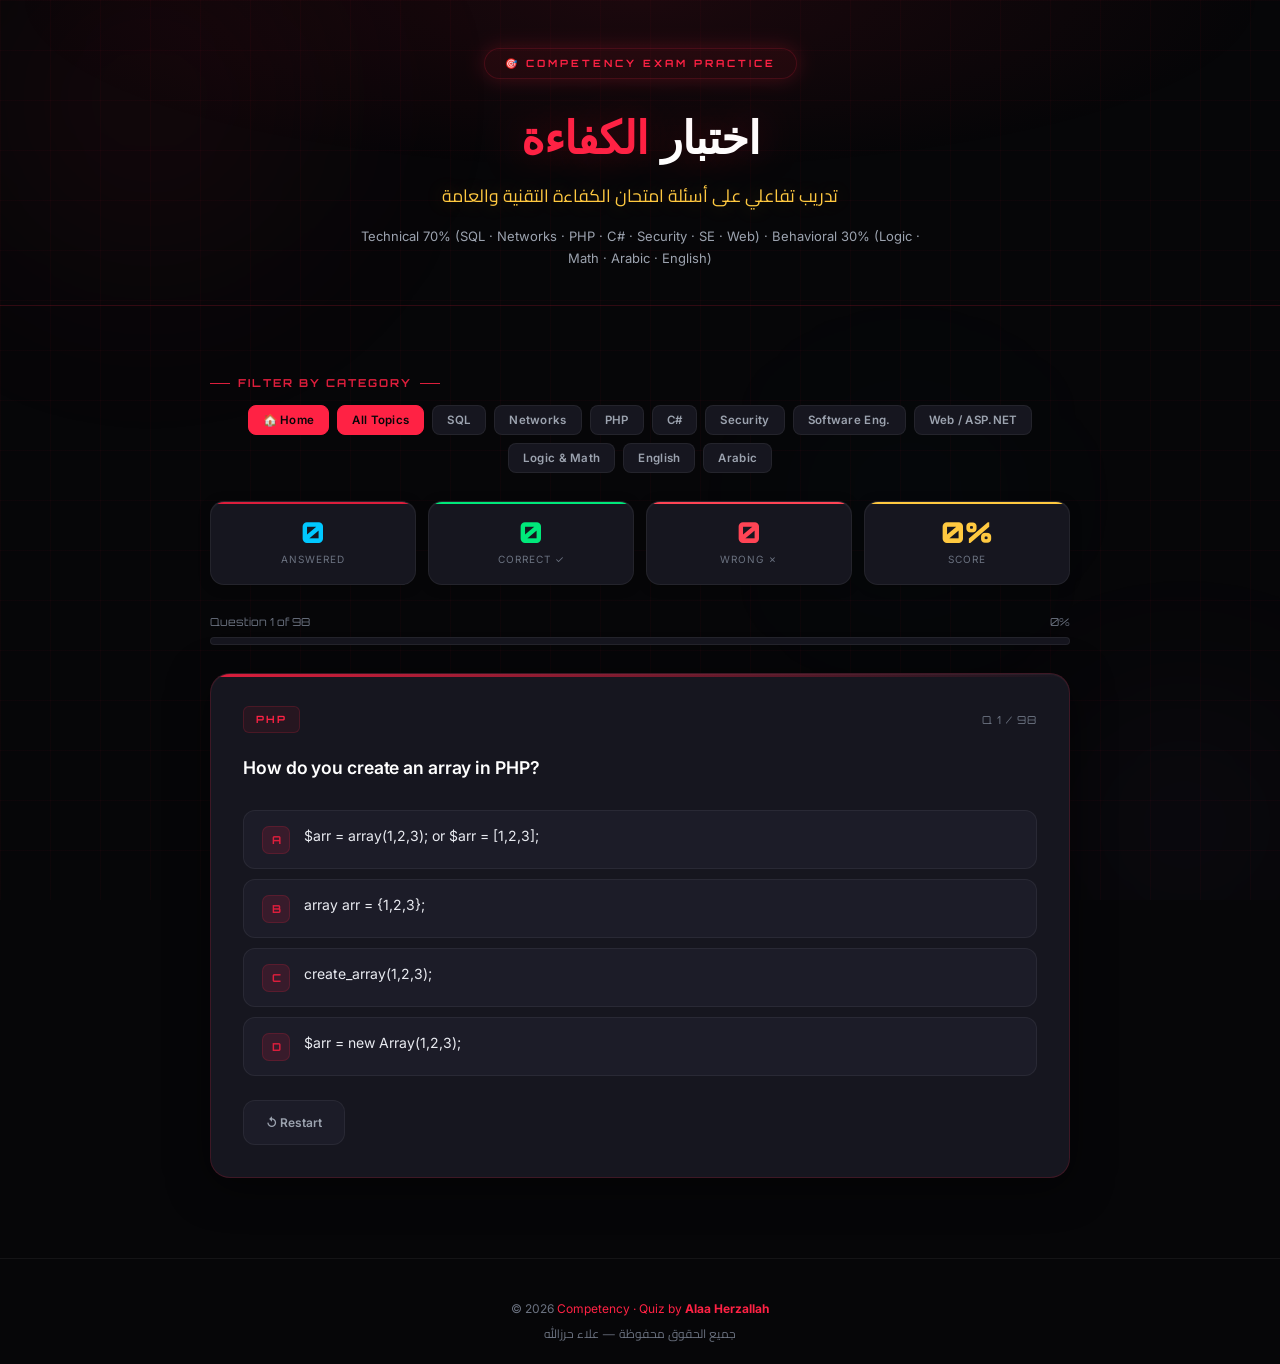
<file: quiz.html>
<!DOCTYPE html>
<html lang="en">
<head>
<meta charset="UTF-8">
<meta name="viewport" content="width=device-width, initial-scale=1.0">
<title>Competency Exam Practice — الكفاءة</title>
<link href="https://fonts.googleapis.com/css2?family=Orbitron:wght@400;600;700;900&family=Cairo:wght@300;400;600;700;900&family=Inter:wght@300;400;500;600;700&display=swap" rel="stylesheet">
<style>
/* ══════════════════════════════════════
   ROOT & RESET
══════════════════════════════════════ */
:root {
  --black:    #060608;
  --deep:     #0d0d12;
  --surface:  #111118;
  --card:     #16161f;
  --card2:    #1c1c28;
  --border:   rgba(220,30,60,.2);
  --border2:  rgba(255,255,255,.06);
  --red:      #dc1e3c;
  --red2:     #ff2244;
  --red-glow: rgba(220,30,60,.25);
  --red-dim:  rgba(220,30,60,.08);
  --gold:     #ffc940;
  --green:    #00e87a;
  --green-dim:rgba(0,232,122,.08);
  --wrong:    #ff4455;
  --wrong-dim:rgba(255,68,85,.08);
  --blue:     #00c8ff;
  --purple:   #b48aff;
  --text:     #e8eaf0;
  --muted:    #6b7280;
  --muted2:   #9ca3af;
  --accent-ar:#ffc940;
}
*, *::before, *::after { margin:0; padding:0; box-sizing:border-box; }
html { scroll-behavior:smooth; }
body {
  font-family: Inter, sans-serif;
  background: var(--black);
  color: var(--text);
  min-height: 100vh;
  overflow-x: hidden;
  font-size: 15px;
  line-height: 1.7;
}
b, strong { color: #fff; }
button { cursor: pointer; font-family: inherit; }

/* ══════════════════════════════════════
   ANIMATED BACKGROUND
══════════════════════════════════════ */
.bg-layer {
  position: fixed; inset: 0; z-index: 0; pointer-events: none;
  overflow: hidden;
}
.bg-grid {
  position: absolute; inset: 0;
  background-image:
    linear-gradient(rgba(220,30,60,.04) 1px, transparent 1px),
    linear-gradient(90deg, rgba(220,30,60,.04) 1px, transparent 1px);
  background-size: 50px 50px;
}
.bg-orb {
  position: absolute; border-radius: 50%;
  filter: blur(90px); animation: orbPulse 8s ease-in-out infinite;
}
.orb1 { width:500px;height:500px;top:-150px;left:-100px;background:radial-gradient(circle,rgba(220,30,60,.09),transparent 70%); animation-delay:0s; }
.orb2 { width:350px;height:350px;bottom:-100px;right:-80px;background:radial-gradient(circle,rgba(180,138,255,.06),transparent 70%); animation-delay:-4s; }
.orb3 { width:280px;height:280px;top:40%;left:60%;background:radial-gradient(circle,rgba(0,200,255,.04),transparent 70%); animation-delay:-2s; }
@keyframes orbPulse { 0%,100%{transform:scale(1)} 50%{transform:scale(1.12)} }

/* ══════════════════════════════════════
   LAYOUT WRAPPER
══════════════════════════════════════ */
.page-wrap {
  position: relative; z-index: 1;
  max-width: 900px; margin: 0 auto;
  padding: 32px 20px 80px;
}

/* ══════════════════════════════════════
   HEADER
══════════════════════════════════════ */
.site-header {
  text-align: center; padding: 48px 20px 36px;
  position: relative; z-index: 1;
  border-bottom: 1px solid var(--border);
  margin-bottom: 36px;
}
.site-header::before {
  content: '';
  position: absolute; inset: 0;
  background: radial-gradient(ellipse 70% 80% at 50% 0%, rgba(220,30,60,.1), transparent 70%);
  pointer-events: none;
}
.header-badge {
  display: inline-flex; align-items: center; gap: 8px;
  border: 1px solid var(--border); color: var(--red2);
  font-family: Orbitron, monospace; font-size: 10px; font-weight: 700;
  letter-spacing: 3px; padding: 6px 20px; border-radius: 20px;
  background: var(--red-dim); margin-bottom: 20px;
  text-transform: uppercase;
  box-shadow: 0 0 20px var(--red-glow);
  animation: badgePulse 3s ease-in-out infinite;
}
@keyframes badgePulse {
  0%,100%{box-shadow:0 0 20px var(--red-glow)}
  50%{box-shadow:0 0 40px rgba(220,30,60,.4)}
}
.site-header h1 {
  font-family: Orbitron, monospace;
  font-size: clamp(1.6rem, 5vw, 2.8rem);
  font-weight: 900; color: #fff;
  letter-spacing: -1px; margin-bottom: 6px;
  text-shadow: 0 0 40px rgba(220,30,60,.4);
}
.site-header h1 span { color: var(--red2); }
.header-ar {
  font-family: Cairo, sans-serif; font-size: 1.1rem;
  color: var(--gold); direction: rtl; margin-bottom: 14px;
  text-shadow: 0 0 20px rgba(255,201,64,.3);
}
.header-sub {
  font-size: 13px; color: var(--muted2); max-width: 560px; margin: 0 auto;
}

/* ══════════════════════════════════════
   CATEGORY FILTER
══════════════════════════════════════ */
.filter-section {
  margin-bottom: 28px;
}
.filter-label {
  font-size: 11px; font-weight: 700; color: var(--red);
  letter-spacing: 2px; text-transform: uppercase;
  font-family: Orbitron, monospace; margin-bottom: 12px;
  display: flex; align-items: center; gap: 8px;
}
.filter-label::before { content:''; width:20px; height:1px; background:var(--red); }
.filter-label::after  { content:''; width:20px; height:1px; background:var(--red); }
.filter-row {
  display: flex; flex-wrap: wrap; gap: 8px; justify-content: center;
}
.filter-btn {
  border: 1px solid var(--border2);
  background: var(--card);
  color: var(--muted2);
  font-size: 11.5px; font-weight: 600;
  padding: 7px 14px; border-radius: 8px;
  transition: .2s; letter-spacing: .3px;
}
.filter-btn:hover { border-color: var(--red); color: var(--red); background: var(--red-dim); }
.filter-btn.active { border-color: var(--red2); color: var(--black); background: var(--red2); }

/* ══════════════════════════════════════
   SCORE DASHBOARD
══════════════════════════════════════ */
.score-dash {
  display: grid; grid-template-columns: repeat(4,1fr); gap: 12px;
  margin-bottom: 28px;
}
.score-box {
  background: var(--card);
  border: 1px solid var(--border2);
  border-radius: 14px; padding: 16px 12px; text-align: center;
  position: relative; overflow: hidden;
  box-shadow: 0 2px 12px rgba(0,0,0,.3), 0 1px 0 rgba(255,255,255,.04) inset;
  transition: .25s;
}
.score-box::before {
  content:''; position:absolute; top:0; left:0; right:0; height:2px;
  background: var(--red);
}
.score-box.s-correct::before { background: var(--green); }
.score-box.s-wrong::before   { background: var(--wrong); }
.score-box.s-pct::before     { background: var(--gold); }
.score-num {
  font-family: Orbitron, monospace;
  font-size: 1.8rem; font-weight: 900;
  display: block; line-height: 1;
}
.score-box.s-correct .score-num { color: var(--green); }
.score-box.s-wrong   .score-num { color: var(--wrong); }
.score-box.s-total   .score-num { color: var(--blue); }
.score-box.s-pct     .score-num { color: var(--gold); }
.score-lbl { font-size: 10px; color: var(--muted); text-transform: uppercase; letter-spacing: 1px; margin-top: 4px; }

/* Progress bar */
.progress-wrap {
  background: var(--card); border: 1px solid var(--border2);
  border-radius: 50px; height: 8px; overflow: hidden;
  margin-bottom: 28px; position: relative;
}
.progress-fill {
  height: 100%; border-radius: 50px;
  background: linear-gradient(90deg, var(--red), var(--red2));
  transition: width .5s ease;
  box-shadow: 0 0 10px var(--red-glow);
  width: 0%;
}
.progress-label {
  display: flex; justify-content: space-between;
  font-size: 11px; color: var(--muted); margin-bottom: 6px;
  font-family: Orbitron, monospace;
}

/* ══════════════════════════════════════
   QUESTION CARD
══════════════════════════════════════ */
.q-card {
  background: var(--card);
  border: 1px solid var(--border);
  border-radius: 20px; padding: 32px;
  position: relative; overflow: hidden;
  box-shadow: 0 8px 40px rgba(0,0,0,.5), 0 1px 0 rgba(255,255,255,.04) inset;
  animation: cardIn .35s ease;
}
@keyframes cardIn { from{opacity:0;transform:translateY(16px)} to{opacity:1;transform:translateY(0)} }
.q-card::before {
  content:''; position:absolute; top:0; left:0; right:0; height:3px;
  background: linear-gradient(90deg, var(--red), transparent);
}
.q-meta {
  display: flex; align-items: center; justify-content: space-between;
  margin-bottom: 20px; flex-wrap: wrap; gap: 8px;
}
.q-category {
  font-family: Orbitron, monospace;
  font-size: 10px; font-weight: 700; letter-spacing: 2px;
  color: var(--red2); text-transform: uppercase;
  background: var(--red-dim); border: 1px solid var(--border);
  padding: 4px 12px; border-radius: 6px;
}
.q-num {
  font-family: Orbitron, monospace;
  font-size: 11px; color: var(--muted); letter-spacing: 1px;
}
.q-text {
  font-size: 1.1rem; font-weight: 600; color: #fff;
  line-height: 1.65; margin-bottom: 28px;
  letter-spacing: -.1px;
}
.q-code {
  background: rgba(0,0,0,.6); border: 1px solid rgba(255,255,255,.08);
  border-radius: 10px; padding: 14px 16px; margin-bottom: 20px;
  font-family: 'Courier New', monospace; font-size: 13px;
  color: #7dd3fc; line-height: 1.7; overflow-x: auto;
  white-space: pre;
}

/* Options */
.options-grid {
  display: flex; flex-direction: column; gap: 10px;
  margin-bottom: 20px;
}
.opt-btn {
  display: flex; align-items: flex-start; gap: 14px;
  background: var(--card2); border: 1px solid var(--border2);
  border-radius: 12px; padding: 14px 18px;
  text-align: left; color: var(--text);
  font-size: 14px; line-height: 1.6;
  transition: .2s; width: 100%;
}
.opt-btn:hover:not(:disabled) {
  border-color: var(--red);
  background: var(--red-dim);
  transform: translateX(4px);
}
.opt-letter {
  width: 28px; height: 28px; border-radius: 7px; flex-shrink: 0;
  background: rgba(220,30,60,.15); border: 1px solid var(--border);
  display: flex; align-items: center; justify-content: center;
  font-family: Orbitron, monospace; font-size: 11px; font-weight: 700;
  color: var(--red); transition: .2s; margin-top: 1px;
}
.opt-btn:hover:not(:disabled) .opt-letter { background: var(--red2); color: #000; border-color: var(--red2); }
.opt-text { flex: 1; }

/* Correct / Wrong states */
.opt-btn.correct {
  border-color: var(--green) !important;
  background: var(--green-dim) !important;
  transform: none;
}
.opt-btn.correct .opt-letter { background: var(--green); color: #000; border-color: var(--green); }
.opt-btn.wrong {
  border-color: var(--wrong) !important;
  background: var(--wrong-dim) !important;
  transform: none;
}
.opt-btn.wrong .opt-letter { background: var(--wrong); color: #fff; border-color: var(--wrong); }
.opt-btn:disabled { cursor: not-allowed; opacity: .7; }
.opt-btn.correct:disabled, .opt-btn.wrong:disabled { opacity: 1; }

/* ══════════════════════════════════════
   RESULT BOX
══════════════════════════════════════ */
.result-box {
  border-radius: 14px; padding: 20px 22px;
  margin-top: 16px; display: none;
  animation: resultIn .3s ease;
  font-size: 14px; line-height: 1.8;
}
@keyframes resultIn { from{opacity:0;transform:translateY(8px)} to{opacity:1;transform:translateY(0)} }
.result-box.correct { background: var(--green-dim); border: 1px solid rgba(0,232,122,.3); }
.result-box.wrong   { background: var(--wrong-dim); border: 1px solid rgba(255,68,85,.3); }
.result-header {
  font-family: Orbitron, monospace; font-size: 13px; font-weight: 700;
  display: flex; align-items: center; gap: 8px; margin-bottom: 10px;
}
.result-box.correct .result-header { color: var(--green); }
.result-box.wrong   .result-header { color: var(--wrong); }
.result-correct-ans {
  font-size: 13px; color: var(--muted2); margin-bottom: 8px;
}
.result-correct-ans strong { color: var(--green); }
.result-ar {
  font-family: Cairo, sans-serif; direction: rtl; text-align: right;
  font-size: 14px; color: #ccd6e8; line-height: 1.9;
  background: rgba(255,201,64,.05); border-right: 3px solid var(--gold);
  border-radius: 0 8px 8px 0; padding: 10px 14px;
  margin-top: 10px;
}
.result-ar-label {
  font-size: 10px; font-weight: 700; color: var(--gold);
  letter-spacing: 1px; text-transform: uppercase;
  direction: ltr; text-align: left; margin-bottom: 4px;
  display: block;
}

/* ══════════════════════════════════════
   ACTION BUTTONS
══════════════════════════════════════ */
.action-row {
  display: flex; gap: 12px; margin-top: 24px; flex-wrap: wrap;
}
.btn-next {
  flex: 1; min-width: 140px;
  background: var(--red2); color: #000;
  font-family: Orbitron, monospace; font-size: 12px; font-weight: 700;
  letter-spacing: 1px; padding: 14px 28px;
  border: none; border-radius: 12px;
  box-shadow: 0 4px 20px var(--red-glow), 0 1px 0 rgba(255,255,255,.2) inset;
  transition: .25s; display: none;
}
.btn-next:hover { background: #ff3355; transform: translateY(-2px); box-shadow: 0 8px 30px rgba(220,30,60,.5); }
.btn-restart {
  background: var(--card2); color: var(--muted2);
  border: 1px solid var(--border2); font-size: 12px; font-weight: 600;
  padding: 14px 22px; border-radius: 12px;
  transition: .2s;
}
.btn-restart:hover { border-color: var(--red); color: var(--red); }

/* ══════════════════════════════════════
   FINISH SCREEN
══════════════════════════════════════ */
.finish-screen {
  display: none; text-align: center; padding: 48px 24px;
  background: var(--card); border: 1px solid var(--border);
  border-radius: 20px; animation: cardIn .4s ease;
}
.finish-icon { font-size: 4rem; margin-bottom: 20px; display: block; }
.finish-screen h2 {
  font-family: Orbitron, monospace; font-size: 1.8rem; font-weight: 900;
  color: #fff; margin-bottom: 8px;
}
.finish-screen .f-score {
  font-family: Orbitron, monospace; font-size: 3.5rem; font-weight: 900;
  color: var(--red2); display: block; margin: 16px 0;
  text-shadow: 0 0 30px var(--red-glow);
}
.finish-screen p { color: var(--muted2); font-size: 14px; margin-bottom: 24px; }
.finish-screen .f-ar {
  font-family: Cairo, sans-serif; font-size: 1rem; color: var(--gold);
  direction: rtl; margin-bottom: 28px;
}
.grade-badge {
  display: inline-block;
  font-family: Orbitron, monospace; font-size: 13px; font-weight: 700;
  padding: 8px 24px; border-radius: 10px; margin-bottom: 24px;
  letter-spacing: 1px;
}
.grade-A { background: rgba(0,232,122,.15); border: 1px solid var(--green); color: var(--green); }
.grade-B { background: rgba(0,200,255,.15); border: 1px solid var(--blue); color: var(--blue); }
.grade-C { background: rgba(255,201,64,.1); border: 1px solid var(--gold); color: var(--gold); }
.grade-D { background: var(--wrong-dim); border: 1px solid var(--wrong); color: var(--wrong); }

/* ══════════════════════════════════════
   FOOTER
══════════════════════════════════════ */
.quiz-footer {
  text-align: center; padding: 40px 20px 20px;
  border-top: 1px solid var(--border2);
  font-size: 12px; color: var(--muted);
  position: relative; z-index: 1;
}
.quiz-footer a { color: var(--red2); text-decoration: none; }
.quiz-footer .ar { font-family: Cairo, sans-serif; direction: rtl; color: var(--muted); margin-top: 4px; display:block; }

/* ══════════════════════════════════════
   RESPONSIVE
══════════════════════════════════════ */
@media(max-width:600px) {
  .q-card { padding: 22px 16px; }
  .score-dash { grid-template-columns: 1fr 1fr; }
  .q-text { font-size: 1rem; }
  .opt-btn { font-size: 13.5px; padding: 12px 14px; }
  .site-header h1 { font-size: 1.5rem; }
  .filter-row { justify-content: flex-start; }
  .btn-next { font-size: 11px; }
}
</style>
</head>
<body>

<!-- BACKGROUND -->
<div class="bg-layer">
  <div class="bg-grid"></div>
  <div class="bg-orb orb1"></div>
  <div class="bg-orb orb2"></div>
  <div class="bg-orb orb3"></div>
</div>

<!-- HEADER -->
<header class="site-header">
  <div class="header-badge">🎯 Competency Exam Practice</div>
  <h1>اختبار <span>الكفاءة</span></h1>
  <div class="header-ar">تدريب تفاعلي على أسئلة امتحان الكفاءة التقنية والعامة</div>
  <p class="header-sub">Technical 70% (SQL · Networks · PHP · C# · Security · SE · Web) · Behavioral 30% (Logic · Math · Arabic · English)</p>
</header>

<div class="page-wrap">

  <!-- CATEGORY FILTER -->
  <div class="filter-section">
    <div class="filter-label">Filter by Category</div>
    <div class="filter-row" id="filterRow">
<button class="filter-btn active" onclick="window.location.href='index.html'">
    🏠 Home
</button>   
       <button class="filter-btn active" data-cat="all">All Topics</button>
      <button class="filter-btn" data-cat="SQL">SQL</button>
      <button class="filter-btn" data-cat="Networks">Networks</button>
      <button class="filter-btn" data-cat="PHP">PHP</button>
      <button class="filter-btn" data-cat="C#">C#</button>
      <button class="filter-btn" data-cat="Security">Security</button>
      <button class="filter-btn" data-cat="SE">Software Eng.</button>
      <button class="filter-btn" data-cat="Web">Web / ASP.NET</button>
      <button class="filter-btn" data-cat="Logic">Logic & Math</button>
      <button class="filter-btn" data-cat="English">English</button>
      <button class="filter-btn" data-cat="Arabic">Arabic</button>
    </div>
  </div>

  <!-- SCORE DASHBOARD -->
  <div class="score-dash">
    <div class="score-box s-total">
      <span class="score-num" id="sc-answered">0</span>
      <div class="score-lbl">Answered</div>
    </div>
    <div class="score-box s-correct">
      <span class="score-num" id="sc-correct">0</span>
      <div class="score-lbl">Correct ✓</div>
    </div>
    <div class="score-box s-wrong">
      <span class="score-num" id="sc-wrong">0</span>
      <div class="score-lbl">Wrong ✗</div>
    </div>
    <div class="score-box s-pct">
      <span class="score-num" id="sc-pct">0%</span>
      <div class="score-lbl">Score</div>
    </div>
  </div>

  <!-- PROGRESS -->
  <div class="progress-label">
    <span id="progText">Question 1</span>
    <span id="progPct">0%</span>
  </div>
  <div class="progress-wrap">
    <div class="progress-fill" id="progressBar"></div>
  </div>

  <!-- QUESTION CARD -->
  <div class="q-card" id="qCard">
    <div class="q-meta">
      <span class="q-category" id="qCat">—</span>
      <span class="q-num" id="qNum">Q —</span>
    </div>
    <div class="q-text" id="qText">Loading question…</div>
    <div class="q-code" id="qCode" style="display:none"></div>
    <div class="options-grid" id="optGrid"></div>

    <!-- Result -->
    <div class="result-box" id="resultBox">
      <div class="result-header" id="resultHeader"></div>
      <div class="result-correct-ans" id="resultCorrect"></div>
      <div class="result-ar" id="resultAr">
        <span class="result-ar-label">شرح</span>
        <span id="resultArText"></span>
      </div>
    </div>

    <!-- Actions -->
    <div class="action-row">
      <button class="btn-next" id="btnNext">Next Question →</button>
      <button class="btn-restart" id="btnRestart">↺ Restart</button>
    </div>
  </div>

  <!-- FINISH SCREEN -->
  <div class="finish-screen" id="finishScreen">
    <span class="finish-icon" id="finishIcon">🏆</span>
    <h2>Quiz Complete!</h2>
    <p>You answered all questions in this category.</p>
    <span class="f-score" id="finishScore">0%</span>
    <div class="grade-badge" id="gradeBadge">—</div>
    <div class="f-ar" id="finishAr">أحسنت! راجع الأسئلة التي أخطأت فيها.</div>
    <div class="action-row" style="justify-content:center">
      <button class="btn-next" style="display:block" id="btnFinishRestart">↺ Start Over</button>
    </div>
  </div>

</div>

<!-- FOOTER -->
<footer class="quiz-footer">
  © 2026 <a href="index.html"> Competency · Quiz by <strong style="color:var(--red2)">Alaa Herzallah</strong>
  <span class="ar">جميع الحقوق محفوظة — علاء حرزالله</span>
</footer>

<!-- ══════════════════════════════════════
     QUESTION BANK
══════════════════════════════════════ -->
<script>
const ALL_QUESTIONS = [

/* ══════ SQL ══════ */
{cat:"SQL", q:"Which SQL statement is used to retrieve data from a database?",
 opts:["INSERT","SELECT","UPDATE","DELETE"], ans:0,
 ar:"SELECT هي الجملة المستخدمة لاسترجاع (قراءة) البيانات من قاعدة البيانات. تُستخدم مع FROM لتحديد الجدول."},

{cat:"SQL", q:"What does the WHERE clause do in a SQL query?",
 opts:["Sorts the result","Filters rows based on a condition","Groups rows together","Joins two tables"],
 ans:1,
 ar:"WHERE تُصفي الصفوف وتُرجع فقط الصفوف التي تحقق الشرط المحدد. مثال: WHERE age > 18"},

{cat:"SQL", q:"Which JOIN returns all rows from the left table and matched rows from the right table?",
 opts:["INNER JOIN","RIGHT JOIN","LEFT JOIN","FULL OUTER JOIN"], ans:2,
 ar:"LEFT JOIN يُرجع كل الصفوف من الجدول الأيسر، وإذا لم يكن هناك تطابق في الجدول الأيمن تظهر القيمة NULL."},

{cat:"SQL", q:"What does INNER JOIN return?",
 opts:["All rows from both tables","Only matching rows from both tables","All rows from left table","Only rows from right table"],
 ans:1,
 ar:"INNER JOIN يُرجع فقط الصفوف التي يوجد لها تطابق في كلا الجدولين. الصفوف غير المتطابقة لا تظهر."},

{cat:"SQL", q:"Which clause is used to filter results of GROUP BY?",
 opts:["WHERE","FILTER","HAVING","ORDER BY"], ans:2,
 ar:"HAVING تُستخدم لتصفية نتائج GROUP BY. الفرق: WHERE تُصفي قبل التجميع، HAVING تُصفي بعده."},

{cat:"SQL", q:"What does GROUP BY do in SQL?",
 opts:["Sorts data alphabetically","Filters duplicate rows","Groups rows with same values for aggregate functions","Joins two tables"],
 ans:2,
 ar:"GROUP BY يُجمّع الصفوف التي لها نفس القيم في عمود معين، وعادةً يُستخدم مع دوال التجميع مثل COUNT, SUM, AVG."},

{cat:"SQL", q:"What is the purpose of ORDER BY in SQL?",
 opts:["Filter rows","Sort the result set","Group rows","Join tables"],
 ans:1,
 ar:"ORDER BY يُرتب نتائج الاستعلام. ORDER BY column ASC تصاعدي (الافتراضي)، DESC تنازلي."},

{cat:"SQL", q:"Which SQL keyword removes duplicate rows from results?",
 opts:["UNIQUE","DISTINCT","DIFFERENT","FILTER"], ans:1,
 ar:"DISTINCT يُزيل الصفوف المكررة من النتيجة. مثال: SELECT DISTINCT city FROM customers;"},

{cat:"SQL", q:"What is a Primary Key?",
 opts:["A key used to encrypt data","A column that uniquely identifies each row","A key used to join tables","A key that allows NULL values"],
 ans:1,
 ar:"المفتاح الأساسي (Primary Key) هو عمود يُعرّف كل صف بشكل فريد. لا يقبل NULL ولا يمكن تكراره."},

{cat:"SQL", q:"What is a Foreign Key?",
 opts:["A key from another country","A column linking to a Primary Key in another table","A key that allows NULL values","A unique identifier"],
 ans:1,
 ar:"المفتاح الأجنبي (Foreign Key) هو عمود يُشير إلى المفتاح الأساسي في جدول آخر، ويُستخدم لإنشاء العلاقات بين الجداول."},

{cat:"SQL", q:"Which normal form eliminates partial dependencies?",
 opts:["1NF","2NF","3NF","BCNF"], ans:1,
 ar:"الشكل الطبيعي الثاني (2NF) يُزيل الاعتماديات الجزئية: كل عمود غير مفتاح يجب أن يعتمد على المفتاح الأساسي كاملاً."},

{cat:"SQL", q:"What is SQL Injection?",
 opts:["A way to speed up queries","A security attack inserting malicious SQL code into inputs","A method to back up databases","A stored procedure technique"],
 ans:1,
 ar:"SQL Injection هجوم أمني يُدخل فيه المهاجم كود SQL ضار في حقول الإدخال للتحكم في قاعدة البيانات أو سرقة البيانات."},

{cat:"SQL", q:"What does CRUD stand for?",
 opts:["Create Read Update Delete","Copy Run Upload Download","Create Retrieve Undo Delete","Compile Run Update Deploy"],
 ans:0,
 ar:"CRUD تعني Create (إنشاء) - Read (قراءة) - Update (تحديث) - Delete (حذف). هي العمليات الأساسية الأربع في قواعد البيانات."},

{cat:"SQL", q:"Which SQL command adds a new row to a table?",
 opts:["ADD","INSERT INTO","CREATE","APPEND"], ans:1,
 ar:"INSERT INTO يُستخدم لإضافة صفوف جديدة إلى الجدول. مثال: INSERT INTO users (name, age) VALUES ('Ali', 25);"},

{cat:"SQL", q:"Which command modifies existing data in a table?",
 opts:["MODIFY","INSERT","ALTER","UPDATE"], ans:3,
 ar:"UPDATE يُعدّل البيانات الموجودة. مثال: UPDATE users SET age = 26 WHERE name = 'Ali';"},

{cat:"SQL", q:"Which command removes rows from a table?",
 opts:["REMOVE","DROP","DELETE","ERASE"], ans:2,
 ar:"DELETE يحذف الصفوف من الجدول. مع WHERE لحذف صفوف معينة، وبدون WHERE يحذف كل الصفوف."},

{cat:"SQL", q:"What is a Stored Procedure?",
 opts:["A backup of a database","A precompiled set of SQL statements saved in the database","A type of index","A foreign key constraint"],
 ans:1,
 ar:"Stored Procedure هي مجموعة من جمل SQL مخزنة مسبقاً في قاعدة البيانات ويمكن استدعاؤها بأمر واحد. توفر الأداء وإعادة الاستخدام."},

{cat:"SQL", q:"What does COUNT(*) return in SQL?",
 opts:["The sum of all values","The number of rows","The maximum value","The average value"],
 ans:1,
 ar:"COUNT(*) تُعيد عدد الصفوف في النتيجة أو الجدول. يُستخدم مع GROUP BY لعد الصفوف في كل مجموعة."},

{cat:"SQL", q:"Which SQL clause limits the number of results returned?",
 opts:["LIMIT / TOP","CAP","MAX","REDUCE"], ans:0,
 ar:"LIMIT (MySQL) أو TOP (SQL Server) يُحدد عدد الصفوف المُرجَعة. مثال: SELECT * FROM users LIMIT 10;"},

{cat:"SQL", q:"What is the difference between DELETE and TRUNCATE?",
 opts:["No difference","DELETE removes specific rows with WHERE; TRUNCATE removes all rows faster","TRUNCATE supports WHERE clause","DELETE is faster than TRUNCATE"],
 ans:1,
 ar:"DELETE يحذف صفوف معينة ويمكن استخدامه مع WHERE، ويمكن التراجع عنه. TRUNCATE يحذف كل الصفوف بسرعة ولا يدعم WHERE وعادة لا يمكن التراجع عنه."},

/* ══════ Networks ══════ */
{cat:"Networks", q:"How many layers does the OSI model have?",
 opts:["4","5","6","7"], ans:3,
 ar:"نموذج OSI يتكون من 7 طبقات: Physical, Data Link, Network, Transport, Session, Presentation, Application."},

{cat:"Networks", q:"Which OSI layer is responsible for IP addressing?",
 opts:["Transport","Network","Data Link","Session"], ans:1,
 ar:"طبقة الشبكة (Network Layer - Layer 3) مسؤولة عن عناوين IP وتوجيه الحزم (Routing) بين الشبكات."},

{cat:"Networks", q:"What does TCP stand for?",
 opts:["Transfer Control Protocol","Transmission Control Protocol","Transport Connection Protocol","Technical Control Process"],
 ans:1,
 ar:"TCP = Transmission Control Protocol. بروتوكول موثوق وموجه للاتصال (Connection-Oriented) يضمن وصول البيانات بالترتيب."},

{cat:"Networks", q:"What is the main difference between TCP and UDP?",
 opts:["TCP is faster than UDP","TCP is reliable and connection-oriented; UDP is unreliable and connectionless","UDP guarantees delivery; TCP does not","There is no difference"],
 ans:1,
 ar:"TCP موثوق (يضمن الوصول والترتيب) ويحتاج اتصال مسبق. UDP أسرع لكن لا يضمن الوصول - يُستخدم في البث المباشر والألعاب."},

{cat:"Networks", q:"What port does HTTP use by default?",
 opts:["443","21","80","25"], ans:2,
 ar:"HTTP يعمل على المنفذ 80. أما HTTPS (الآمن بالتشفير SSL/TLS) فيعمل على المنفذ 443."},

{cat:"Networks", q:"What does DNS stand for and what does it do?",
 opts:["Data Network System — stores files","Domain Name System — translates domain names to IP addresses","Dynamic Network Service — assigns IPs","Data Navigation System — routes packets"],
 ans:1,
 ar:"DNS = Domain Name System. يُحوّل أسماء النطاقات (مثل google.com) إلى عناوين IP التي تفهمها الأجهزة. يعمل على المنفذ 53."},

{cat:"Networks", q:"What is the purpose of a Router?",
 opts:["Connect devices in the same LAN","Forward packets between different networks","Assign MAC addresses","Amplify network signal"],
 ans:1,
 ar:"الراوتر (Router) يُوجّه الحزم بين شبكات مختلفة ويعمل على طبقة الشبكة (Layer 3). يختار أفضل مسار لإيصال الحزمة."},

{cat:"Networks", q:"What is a Switch used for?",
 opts:["Connect different networks","Forward frames within the same LAN using MAC addresses","Assign IP addresses","Encrypt data"],
 ans:1,
 ar:"السويتش (Switch) يُوصّل الأجهزة داخل نفس الشبكة المحلية (LAN) ويعمل على طبقة Data Link (Layer 2) باستخدام عناوين MAC."},

{cat:"Networks", q:"What does IP stand for?",
 opts:["Internet Process","Internet Protocol","Internal Port","Information Package"],
 ans:1,
 ar:"IP = Internet Protocol. هو البروتوكول المسؤول عن عنونة الأجهزة وتوجيه الحزم عبر الشبكات المترابطة."},

{cat:"Networks", q:"What is a LAN?",
 opts:["Long Area Network","Local Area Network","Logical Address Node","Large Access Network"],
 ans:1,
 ar:"LAN = Local Area Network = شبكة محلية. تغطي منطقة صغيرة كمنزل أو مبنى. مثال: شبكة مكتب أو مدرسة."},

{cat:"Networks", q:"Which protocol assigns IP addresses automatically?",
 opts:["DNS","FTP","DHCP","HTTP"], ans:2,
 ar:"DHCP = Dynamic Host Configuration Protocol. يُوزّع عناوين IP تلقائياً على الأجهزة المتصلة بالشبكة. يعمل على المنفذ 67/68."},

{cat:"Networks", q:"What is a Subnet Mask used for?",
 opts:["Encrypt network traffic","Identify which part of an IP is network vs host","Assign MAC addresses","Block firewall traffic"],
 ans:1,
 ar:"قناع الشبكة الفرعية (Subnet Mask) يُحدد أي جزء من عنوان IP يمثل الشبكة وأيها يمثل الجهاز. مثال: 255.255.255.0"},

{cat:"Networks", q:"What port does HTTPS use?",
 opts:["80","21","443","25"], ans:2,
 ar:"HTTPS يعمل على المنفذ 443. الـ S في HTTPS تعني Secure — يُشفّر البيانات باستخدام SSL/TLS."},

{cat:"Networks", q:"What is the TCP 3-way handshake process?",
 opts:["SYN → ACK → FIN","SYN → SYN-ACK → ACK","ACK → SYN → FIN","DATA → ACK → END"],
 ans:1,
 ar:"المصافحة الثلاثية في TCP: (1) SYN: العميل يطلب الاتصال. (2) SYN-ACK: الخادم يُوافق. (3) ACK: العميل يُؤكد. ثم تبدأ نقل البيانات."},

{cat:"Networks", q:"Which layer of OSI handles reliable data transfer using segments?",
 opts:["Network","Data Link","Transport","Application"],
 ans:2,
 ar:"طبقة النقل (Transport - Layer 4) مسؤولة عن النقل الموثوق للبيانات باستخدام TCP. تقسم البيانات إلى Segments."},

{cat:"Networks", q:"What does WAN stand for?",
 opts:["Wide Area Network","Wired Access Network","Wireless Application Node","Web Area Network"],
 ans:0,
 ar:"WAN = Wide Area Network = شبكة واسعة النطاق. تغطي مساحة جغرافية كبيرة مثل الإنترنت أو شبكات تربط مدناً مختلفة."},

{cat:"Networks", q:"What is the function of a Firewall?",
 opts:["Speed up internet","Monitor and control incoming/outgoing network traffic","Assign IP addresses","Store web pages"],
 ans:1,
 ar:"الجدار الناري (Firewall) يراقب ويتحكم في حركة البيانات الواردة والصادرة بناءً على قواعد أمنية محددة، لحماية الشبكة من التهديدات."},

{cat:"Networks", q:"What is the default port for FTP?",
 opts:["80","21","22","25"], ans:1,
 ar:"FTP = File Transfer Protocol يعمل على المنفذ 21 (للأوامر) والمنفذ 20 (لنقل البيانات). يُستخدم لنقل الملفات."},

/* ══════ PHP ══════ */
{cat:"PHP", q:"How do you declare a variable in PHP?",
 opts:["var name = value","$name = value","let name = value","name: value"],
 ans:1,
 ar:"في PHP، المتغيرات تبدأ دائماً بعلامة الدولار ($). مثال: $name = 'Ali'; — لا حاجة لتحديد النوع."},

{cat:"PHP", q:"Which PHP function outputs text to the browser?",
 opts:["print_out()","console.log()","echo / print","write()"],
 ans:2,
 ar:"echo و print يُخرجان نصاً للمتصفح. echo أسرع قليلاً وتقبل متعددات. مثال: echo 'Hello World';"},

{cat:"PHP", q:"What superglobal is used to collect data from an HTML form submitted via POST?",
 opts:["$_GET","$_REQUEST","$_POST","$_FORM"],
 ans:2,
 ar:"$_POST تجمع البيانات المُرسَلة بطريقة POST. البيانات لا تظهر في الـ URL وهي أكثر أماناً من GET للمعلومات الحساسة."},

{cat:"PHP", q:"What superglobal retrieves data sent via the URL (query string)?",
 opts:["$_POST","$_SESSION","$_GET","$_URL"],
 ans:2,
 ar:"$_GET تجمع البيانات المُرسَلة في الـ URL. مثال: URL?name=Ali → $_GET['name'] يُعيد 'Ali'. مناسبة للبحث والفلترة."},

{cat:"PHP", q:"Which PHP function starts a session?",
 opts:["start_session()","session_start()","begin_session()","init_session()"],
 ans:1,
 ar:"session_start() يجب استدعاؤها في بداية الصفحة قبل أي مخرجات. تُنشئ أو تستعيد الجلسة الحالية وتُمكّن استخدام $_SESSION."},

{cat:"PHP", q:"How do you set a cookie in PHP?",
 opts:["cookie_set()","$_COOKIE['key'] = value","setcookie(name, value, expiry)","create_cookie()"],
 ans:2,
 ar:"setcookie('name', 'value', time()+3600) تُنشئ كوكي. الكوكيز تُخزَّن على جهاز المستخدم وتُرسَل مع كل طلب HTTP."},

{cat:"PHP", q:"What is the correct way to connect to MySQL using PHP (modern approach)?",
 opts:["mysql_connect()","mysqli_connect() or PDO","db_connect()","sql_link()"],
 ans:1,
 ar:"mysqli_connect() أو PDO هما الطريقتان الحديثتان. mysql_connect() قديمة ومحذوفة من PHP 7+. PDO تدعم قواعد بيانات متعددة."},

{cat:"PHP", q:"Which PHP function includes another file and stops execution if not found?",
 opts:["include","require","import","load"],
 ans:1,
 ar:"require يُضمّن الملف وإذا لم يجده يُوقف التنفيذ بخطأ Fatal. include يُضمّن الملف لكن إذا لم يجده يُعطي تحذيراً ويكمل."},

{cat:"PHP", q:"How do you create an array in PHP?",
 opts:["$arr = array(1,2,3); or $arr = [1,2,3];","array arr = {1,2,3};","$arr = new Array(1,2,3);","create_array(1,2,3);"],
 ans:0,
 ar:"في PHP، المصفوفات تُنشأ بـ array() أو [] (PHP 5.4+). مثال: $fruits = ['apple', 'banana', 'mango'];"},

{cat:"PHP", q:"What does the PHP `foreach` loop do?",
 opts:["Repeats a block a fixed number of times","Iterates over each element of an array","Checks a condition and repeats","Loops until a break is found"],
 ans:1,
 ar:"foreach يُكرر على كل عنصر في المصفوفة. مثال: foreach($arr as $key => $value) — أبسط من for للمصفوفات."},

{cat:"PHP", q:"How do you check if a form was submitted via POST in PHP?",
 opts:["if(isset($_POST['submit']))","if(post_submitted())","if($_GET['submit'])","if(form.submit())"],
 ans:0,
 ar:"isset($_POST['submit']) تتحقق من أن الزر تم الضغط عليه وأن البيانات أُرسِلت بطريقة POST. من أكثر الطرق شيوعاً."},

{cat:"PHP", q:"What is the purpose of `htmlspecialchars()` in PHP?",
 opts:["Converts HTML to PHP","Escapes special HTML characters to prevent XSS","Decodes HTML entities","Formats HTML code"],
 ans:1,
 ar:"htmlspecialchars() تُحوّل الرموز الخاصة مثل < > & إلى HTML entities. تمنع هجمات XSS (Cross-Site Scripting) عند عرض مدخلات المستخدم."},

{cat:"PHP", q:"Which PHP function fetches a row from a MySQLi result as an associative array?",
 opts:["mysqli_fetch_row()","fetch_array()","mysqli_fetch_assoc()","get_row()"],
 ans:2,
 ar:"mysqli_fetch_assoc() تُرجع الصف كمصفوفة مرتبطة تستطيع الوصول إليها بأسماء الأعمدة. مثال: $row['name']"},

{cat:"PHP", q:"What is PDO in PHP?",
 opts:["PHP Database Object","PHP Data Objects — a flexible database access layer","PHP Dynamic Output","PHP Default Options"],
 ans:1,
 ar:"PDO = PHP Data Objects. واجهة موحدة للتعامل مع قواعد بيانات مختلفة (MySQL, PostgreSQL, SQLite). تدعم Prepared Statements لمنع SQL Injection."},

{cat:"PHP", q:"How do you use a prepared statement in PDO to prevent SQL injection?",
 opts:["$pdo->query('SELECT * FROM users WHERE id = '.$id)","$stmt = $pdo->prepare('SELECT * FROM users WHERE id = ?'); $stmt->execute([$id]);","mysql_escape($id)","htmlspecialchars($id)"],
 ans:1,
 ar:"Prepared Statements في PDO تفصل الكود SQL عن البيانات، مما يمنع SQL Injection تماماً. علامة ? أو :name تُمثّل المدخلات."},

/* ══════ C# ══════ */
{cat:"C#", q:"What is a class in C#?",
 opts:["A function","A blueprint for creating objects","A variable type","A database table"],
 ans:1,
 ar:"الـ Class في C# هو قالب (Blueprint) لإنشاء الكائنات (Objects). يحتوي على خصائص (Properties) وطرق (Methods)."},

{cat:"C#", q:"What is a Constructor in C#?",
 opts:["A method that destroys an object","A special method called when an object is created","A static function","An interface method"],
 ans:1,
 ar:"الـ Constructor هو طريقة خاصة تُستدعى تلقائياً عند إنشاء كائن (new). له نفس اسم الـ Class ولا يُعيد قيمة."},

{cat:"C#", q:"What is Inheritance in OOP?",
 opts:["Hiding internal data","One class acquiring properties and methods of another class","Overloading methods","Creating multiple objects"],
 ans:1,
 ar:"الوراثة (Inheritance) تسمح لـ Class بأن يرث خصائص وطرق Class آخر. مثال: class Dog : Animal — Dog ترث من Animal."},

{cat:"C#", q:"What is Encapsulation in OOP?",
 opts:["Running multiple threads","Creating child classes","Hiding internal details and exposing only necessary parts","Overriding methods"],
 ans:2,
 ar:"التغليف (Encapsulation) يعني إخفاء التفاصيل الداخلية للـ Class وتحديد ما يمكن الوصول إليه من الخارج باستخدام access modifiers مثل private, public."},

{cat:"C#", q:"What does Polymorphism mean in C#?",
 opts:["A class with many constructors","The ability of objects to take multiple forms through method overriding/overloading","Creating abstract classes","Using multiple inheritance"],
 ans:1,
 ar:"تعدد الأشكال (Polymorphism) يعني أن نفس الطريقة تتصرف بشكل مختلف حسب الكائن. نوعان: Overloading (نفس الاسم مختلف المعاملات) و Overriding (تجاوز طريقة الأب)."},

{cat:"C#", q:"What is an Interface in C#?",
 opts:["A class with full implementations","A contract that defines method signatures without implementation","A type of variable","A database connection class"],
 ans:1,
 ar:"الـ Interface في C# هو عقد يحدد توقيعات الطرق دون تنفيذها. أي Class يُطبّق Interface يجب أن يُنفّذ جميع طرقه."},

{cat:"C#", q:"What is Exception Handling in C#?",
 opts:["Deleting errors from code","Using try-catch-finally to handle runtime errors gracefully","Preventing compilation errors","A type of loop"],
 ans:1,
 ar:"معالجة الاستثناءات باستخدام try-catch-finally. الكود الخطر يُوضع في try، إذا حدث خطأ يُمسكه catch، وfinally يُنفَّذ دائماً."},

{cat:"C#", q:"What keyword creates a new object in C#?",
 opts:["create","make","new","object"],
 ans:2,
 ar:"الكلمة المحجوزة new تُنشئ كائناً جديداً وتستدعي الـ Constructor. مثال: Dog myDog = new Dog();"},

/* ══════ Security ══════ */
{cat:"Security", q:"What is Authentication?",
 opts:["What you are allowed to do","Proving who you are (identity verification)","Encrypting data","Blocking network access"],
 ans:1,
 ar:"المصادقة (Authentication) = التحقق من هوية المستخدم. مثال: إدخال اسم المستخدم وكلمة المرور للتحقق من أنك أنت."},

{cat:"Security", q:"What is Authorization?",
 opts:["Verifying identity","Determining what a user is allowed to do after authentication","Encrypting passwords","Scanning for viruses"],
 ans:1,
 ar:"التفويض (Authorization) = تحديد الصلاحيات بعد التحقق من الهوية. مثال: المدير يستطيع حذف المستخدمين، المستخدم العادي لا يستطيع."},

{cat:"Security", q:"What is the difference between Encryption and Hashing?",
 opts:["They are the same thing","Encryption is reversible (needs a key); Hashing is one-way and irreversible","Hashing is reversible; Encryption is not","Encryption is faster than Hashing"],
 ans:1,
 ar:"التشفير (Encryption) يمكن عكسه باستخدام مفتاح. التجزئة (Hashing) عملية أحادية الاتجاه لا يمكن عكسها — تُستخدم لحفظ كلمات المرور."},

{cat:"Security", q:"What is Phishing?",
 opts:["A type of network protocol","A social engineering attack tricking users into revealing credentials","A SQL attack","A type of encryption"],
 ans:1,
 ar:"التصيد الاحتيالي (Phishing) هجوم يُخدع فيه المهاجم المستخدم لإدخال بياناته في صفحة مزيفة تبدو شرعية. مثال: بريد إلكتروني يتظاهر بأنه من البنك."},

{cat:"Security", q:"What is XSS (Cross-Site Scripting)?",
 opts:["A database attack","An attack injecting malicious JavaScript into web pages viewed by other users","A password cracking method","A network monitoring tool"],
 ans:1,
 ar:"XSS هجوم يحقن فيه المهاجم كود JavaScript ضار في صفحة ويب. عند فتح الصفحة يتنفذ الكود في متصفح الضحية. الحماية: htmlspecialchars()."},

{cat:"Security", q:"What does a Firewall do?",
 opts:["Stores encrypted passwords","Monitors and filters network traffic based on security rules","Detects phishing emails","Encrypts hard drives"],
 ans:1,
 ar:"الجدار الناري يراقب ويُصفّي حركة الشبكة الواردة والصادرة. يسمح أو يحجب الاتصالات بناءً على قواعد محددة لحماية الشبكة."},

{cat:"Security", q:"What is Malware?",
 opts:["Bad hardware","Malicious software designed to disrupt, damage, or gain unauthorized access","A type of web server","A network protocol"],
 ans:1,
 ar:"البرمجيات الخبيثة (Malware) هي برامج مصممة للإضرار بالأنظمة أو سرقة البيانات. تشمل: Virus, Trojan, Ransomware, Spyware, Worm."},

/* ══════ Software Engineering ══════ */
{cat:"SE", q:"What does SDLC stand for?",
 opts:["Software Design Language Cycle","Software Development Life Cycle","System Design and Logic Compilation","Structured Data Language Control"],
 ans:1,
 ar:"SDLC = Software Development Life Cycle = دورة حياة تطوير البرمجيات. المراحل: Planning → Analysis → Design → Implementation → Testing → Maintenance."},

{cat:"SE", q:"What is Agile methodology?",
 opts:["A rigid sequential development approach","An iterative and flexible software development approach with short cycles","A testing-only methodology","A database design method"],
 ans:1,
 ar:"Agile منهجية تطوير مرنة قائمة على دورات قصيرة (Sprints). تُركّز على التعاون مع العميل والتسليم التدريجي بدلاً من التخطيط الكامل مسبقاً."},

{cat:"SE", q:"What is Scrum?",
 opts:["A testing framework","An Agile framework using sprints, daily standups, and defined roles","A programming language","A database model"],
 ans:1,
 ar:"Scrum إطار عمل Agile يستخدم Sprints (دورات 1-4 أسابيع). له أدوار: Product Owner, Scrum Master, Development Team. يشمل Daily Standup meetings."},

{cat:"SE", q:"What is the purpose of Unit Testing?",
 opts:["Testing the entire system","Testing individual components/functions in isolation","Testing the user interface","Testing database performance"],
 ans:1,
 ar:"اختبار الوحدات (Unit Testing) يختبر كل وظيفة أو مكوّن بشكل مستقل للتحقق من عمله بشكل صحيح. مثال: اختبار دالة calculate() لوحدها."},

{cat:"SE", q:"What does MVC stand for?",
 opts:["Multiple View Controllers","Model View Controller","Managed Virtual Code","Main Visual Component"],
 ans:1,
 ar:"MVC = Model-View-Controller. نمط معماري يُقسّم التطبيق: Model (البيانات والمنطق)، View (الواجهة)، Controller (يربط بينهما)."},

{cat:"SE", q:"What is UML?",
 opts:["Universal Machine Language","Unified Modeling Language — a visual language for system design","Unix Markup Language","User Management Layer"],
 ans:1,
 ar:"UML = Unified Modeling Language. لغة مرئية لتصميم وتوثيق الأنظمة البرمجية. تشمل: Class Diagram, Use Case Diagram, Sequence Diagram."},

/* ══════ Web / ASP.NET ══════ */
{cat:"Web", q:"What does HTML stand for?",
 opts:["Hyperlink Text Markup Language","HyperText Markup Language","High Transfer Meta Language","Hypertext Transfer Medium Logic"],
 ans:1,
 ar:"HTML = HyperText Markup Language. لغة الترميز الأساسية لبناء صفحات الويب. تُحدد هيكل المحتوى باستخدام وسوم (Tags)."},

{cat:"Web", q:"What is ASP.NET?",
 opts:["A JavaScript framework","A Microsoft web framework for building web applications using C# or VB.NET","A database management system","A Linux-based web server"],
 ans:1,
 ar:"ASP.NET إطار عمل من Microsoft لبناء تطبيقات الويب باستخدام C# أو VB.NET. يعمل على IIS Server ويدعم MVC و Web API."},

{cat:"Web", q:"What is the role of CSS in web development?",
 opts:["Handle server-side logic","Define the structure of web pages","Style and layout of web pages","Connect to databases"],
 ans:2,
 ar:"CSS = Cascading Style Sheets. مسؤول عن مظهر وتصميم صفحات الويب: الألوان، الخطوط، المسافات، التخطيط، الأنيميشن."},

{cat:"Web", q:"What is a RESTful API?",
 opts:["A database management system","An architectural style for designing networked applications using HTTP methods","A programming language","A type of SQL query"],
 ans:1,
 ar:"REST API نمط معماري لتصميم خدمات الويب. يستخدم HTTP methods: GET (قراءة), POST (إنشاء), PUT (تحديث), DELETE (حذف). يُرجع JSON أو XML."},

{cat:"Web", q:"What does JavaScript primarily do in a web page?",
 opts:["Defines page structure","Styles the page","Adds interactivity and dynamic behavior","Connects to database"],
 ans:2,
 ar:"JavaScript لغة برمجة تُضيف التفاعلية والسلوك الديناميكي لصفحات الويب. تعمل في المتصفح وتستطيع تغيير محتوى الصفحة دون إعادة تحميلها."},

/* ══════ Logic & Math ══════ */
{cat:"Logic", q:"What comes next in the sequence: 2, 4, 8, 16, ?",
 opts:["20","24","32","18"], ans:2,
 ar:"كل عدد يُضاعَف مرتين (×2). 16 × 2 = 32. هذا تسلسل هندسي بأساس 2."},

{cat:"Logic", q:"If all Managers are Employees, and John is a Manager, what can we conclude?",
 opts:["John is not an Employee","John might be an Employee","John is definitely an Employee","Cannot be determined"],
 ans:2,
 ar:"هذا استدلال منطقي (Syllogism). إذا كل المديرين موظفون، وجون مدير، فبالضرورة جون موظف. هذه نتيجة حتمية."},

{cat:"Logic", q:"What is 15% of 200?",
 opts:["25","30","35","20"], ans:1,
 ar:"15% من 200 = (15 ÷ 100) × 200 = 0.15 × 200 = 30."},

{cat:"Logic", q:"If a train travels 120 km in 2 hours, what is its speed in km/h?",
 opts:["60 km/h","80 km/h","100 km/h","240 km/h"], ans:0,
 ar:"السرعة = المسافة ÷ الزمن = 120 ÷ 2 = 60 كم/ساعة. قانون بسيط: س = م ÷ ز"},

{cat:"Logic", q:"What is the next number in the sequence: 1, 1, 2, 3, 5, 8, ?",
 opts:["10","11","12","13"], ans:3,
 ar:"هذا تسلسل فيبوناتشي: كل عدد = مجموع العددين السابقين. 5 + 8 = 13."},

{cat:"Logic", q:"Solve: If x + 5 = 12, what is x?",
 opts:["5","6","7","8"], ans:2,
 ar:"x + 5 = 12 → x = 12 - 5 → x = 7. طرح 5 من الطرفين."},

{cat:"Logic", q:"A shopkeeper buys a product for 80 JD and sells it for 100 JD. What is the profit percentage?",
 opts:["20%","25%","15%","10%"], ans:1,
 ar:"نسبة الربح = (الربح ÷ التكلفة) × 100 = (20 ÷ 80) × 100 = 25%."},

{cat:"Logic", q:"Which shape has all sides equal and all angles equal to 90 degrees?",
 opts:["Rectangle","Rhombus","Square","Trapezoid"], ans:2,
 ar:"المربع (Square) هو الشكل الذي جميع أضلاعه متساوية وجميع زواياه قائمة (90 درجة)."},

/* ══════ English ══════ */
{cat:"English", q:"What is the synonym of 'Intelligent'?",
 opts:["Dull","Clever","Slow","Lazy"], ans:1,
 ar:"المرادف: Intelligent = Clever = ذكي. المضاد هو Dull أو Stupid."},

{cat:"English", q:"What is the antonym of 'Ancient'?",
 opts:["Old","Elderly","Modern","Historical"], ans:2,
 ar:"Ancient = قديم. ضده Modern = حديث. Elderly = مسنّ، Old = قديم/عجوز."},

{cat:"English", q:"Choose the correct preposition: 'She is good ___ mathematics.'",
 opts:["in","on","at","for"], ans:2,
 ar:"Good at = جيد في (مهارة). نقول: good at mathematics, good at swimming. ليس 'good in'."},

{cat:"English", q:"Which sentence is grammatically correct?",
 opts:["She don't like coffee.","She doesn't likes coffee.","She doesn't like coffee.","She not like coffee."],
 ans:2,
 ar:"مع المفرد الغائب (She/He/It) نستخدم doesn't + فعل بصيغة المصدر. 'doesn't like' صحيحة."},

{cat:"English", q:"What does 'Commence' mean?",
 opts:["End","Begin","Continue","Cancel"], ans:1,
 ar:"Commence = يبدأ / يشرع. مثال: 'The meeting will commence at 9 AM.' مرادفات: Begin, Start, Initiate."},

{cat:"English", q:"Fill in the blank: 'If I ___ you, I would apologize.'",
 opts:["am","was","were","be"], ans:2,
 ar:"في جملة الشرط الثاني (Second Conditional) للتعبير عن موقف افتراضي غير حقيقي نستخدم were مع جميع الضمائر: If I were you..."},

/* ══════ Arabic ══════ */
{cat:"Arabic", q:"ما إعراب كلمة 'الطالبُ' في جملة: 'نجحَ الطالبُ'؟",
 opts:["مفعول به منصوب","فاعل مرفوع","مبتدأ مرفوع","اسم مجرور"],
 ans:1,
 ar:"'الطالبُ' فاعل مرفوع وعلامة رفعه الضمة الظاهرة على آخره. الفاعل يأتي بعد الفعل ويكون مرفوعاً."},

{cat:"Arabic", q:"ما مرادف كلمة 'سريع'؟",
 opts:["بطيء","عجول","كبير","قريب"], ans:1,
 ar:"مرادف سريع = عجول أو خاطف أو ماهر. المضاد هو: بطيء. المرادفات هي الكلمات المتقاربة في المعنى."},

{cat:"Arabic", q:"أيٌّ من الجمل التالية فيها خطأ إملائي؟",
 opts:["ذهبت إلى المدرسة","لقيتُ أستاذي","إنتهيت من العمل","أكلت الطعام"],
 ans:2,
 ar:"الصواب: 'انتهيت' بهمزة وصل لأن الفعل الماضي 'انتهى' يبدأ بهمزة وصل. همزة الوصل لا تُكتب بصورة الهمزة على الألف (إ)."},

{cat:"Arabic", q:"ما نوع الجملة: 'العلمُ نورٌ'؟",
 opts:["جملة فعلية","جملة اسمية","جملة شرطية","جملة استفهامية"],
 ans:1,
 ar:"'العلمُ نورٌ' جملة اسمية لأنها تبدأ باسم (العلم). تتكون من مبتدأ (العلمُ) وخبر (نورٌ) كلاهما مرفوعان."},

{cat:"Arabic", q:"ما ضد كلمة 'الحقيقة'؟",
 opts:["الصدق","الأمانة","الكذب","الوهم"], ans:3,
 ar:"ضد الحقيقة هو الوهم (أو الكذب أو الزيف). الحقيقة هي ما يطابق الواقع، والوهم هو ما لا أساس له في الواقع."},

];

/* ══════════════════════════════════════
   QUIZ ENGINE
══════════════════════════════════════ */
let currentCat = 'all';
let filteredQs = [];
let currentIdx = 0;
let answered = 0;
let correct = 0;
let wrong = 0;
let answered_flag = false;
let shuffledQs = [];

function shuffle(arr) {
  const a = [...arr];
  for(let i = a.length-1; i>0; i--) {
    const j = Math.floor(Math.random()*(i+1));
    [a[i],a[j]] = [a[j],a[i]];
  }
  return a;
}

function initQuiz() {
  filteredQs = currentCat === 'all'
    ? [...ALL_QUESTIONS]
    : ALL_QUESTIONS.filter(q => q.cat === currentCat);
  shuffledQs = shuffle(filteredQs);
  currentIdx = 0; answered = 0; correct = 0; wrong = 0;
  updateScore();
  document.getElementById('qCard').style.display = 'block';
  document.getElementById('finishScreen').style.display = 'none';
  showQuestion();
}

function showQuestion() {
  if(currentIdx >= shuffledQs.length) {
    showFinish(); return;
  }
  answered_flag = false;
  const q = shuffledQs[currentIdx];

  document.getElementById('qCat').textContent = q.cat;
  document.getElementById('qNum').textContent = `Q ${currentIdx+1} / ${shuffledQs.length}`;
  document.getElementById('qText').textContent = q.q;

  // Code block
  const codeEl = document.getElementById('qCode');
  if(q.code) { codeEl.style.display='block'; codeEl.textContent=q.code; }
  else { codeEl.style.display='none'; }

  // Options
  const grid = document.getElementById('optGrid');
  grid.innerHTML = '';
  const letters = ['A','B','C','D'];
  // shuffle options maintaining correct answer
  const idxArr = [0,1,2,3];
  const shuffled = shuffle(idxArr);
  const newCorrect = shuffled.indexOf(q.ans);
  // store for checking
  q._shuffledOpts = shuffled.map(i => q.opts[i]);
  q._newCorrect = newCorrect;

  shuffled.forEach((origIdx, newIdx) => {
    const btn = document.createElement('button');
    btn.className = 'opt-btn';
    btn.innerHTML = `<span class="opt-letter">${letters[newIdx]}</span><span class="opt-text">${q.opts[origIdx]}</span>`;
    btn.addEventListener('click', () => selectOption(newIdx, btn));
    grid.appendChild(btn);
  });

  // Result box
  const rb = document.getElementById('resultBox');
  rb.style.display = 'none'; rb.className = 'result-box';
  document.getElementById('btnNext').style.display = 'none';

  // Progress
  const pct = Math.round((currentIdx / shuffledQs.length)*100);
  document.getElementById('progressBar').style.width = pct + '%';
  document.getElementById('progText').textContent = `Question ${currentIdx+1} of ${shuffledQs.length}`;
  document.getElementById('progPct').textContent = pct + '%';

  // Animate card
  const card = document.getElementById('qCard');
  card.style.animation = 'none';
  card.offsetHeight;
  card.style.animation = 'cardIn .35s ease';
}

function selectOption(chosenIdx, btn) {
  if(answered_flag) return;
  answered_flag = true;
  answered++;

  const q = shuffledQs[currentIdx];
  const correctIdx = q._newCorrect;
  const isCorrect = chosenIdx === correctIdx;
  if(isCorrect) correct++; else wrong++;

  // Disable all buttons and mark
  const allBtns = document.querySelectorAll('.opt-btn');
  allBtns.forEach((b, i) => {
    b.disabled = true;
    if(i === correctIdx) b.classList.add('correct');
    else if(i === chosenIdx && !isCorrect) b.classList.add('wrong');
  });

  // Result box
  const rb = document.getElementById('resultBox');
  const rh = document.getElementById('resultHeader');
  const rc = document.getElementById('resultCorrect');
  const rat = document.getElementById('resultArText');

  if(isCorrect) {
    rb.className = 'result-box correct';
    rh.innerHTML = '✅ Correct!';
    rc.innerHTML = '';
  } else {
    rb.className = 'result-box wrong';
    rh.innerHTML = '❌ Wrong!';
    const letters = ['A','B','C','D'];
    rc.innerHTML = `Correct answer: <strong>${letters[correctIdx]} — ${q._shuffledOpts[correctIdx]}</strong>`;
  }
  rat.textContent = q.ar;
  rb.style.display = 'block';
  document.getElementById('btnNext').style.display = 'flex';

  updateScore();
}

function updateScore() {
  document.getElementById('sc-answered').textContent = answered;
  document.getElementById('sc-correct').textContent = correct;
  document.getElementById('sc-wrong').textContent = wrong;
  const pct = answered > 0 ? Math.round((correct/answered)*100) : 0;
  document.getElementById('sc-pct').textContent = pct + '%';
}

function showFinish() {
  document.getElementById('qCard').style.display = 'none';
  const fs = document.getElementById('finishScreen');
  fs.style.display = 'block';
  const pct = answered > 0 ? Math.round((correct/answered)*100) : 0;
  document.getElementById('finishScore').textContent = pct + '%';

  let grade, gbClass, icon, arText;
  if(pct >= 90) { grade='Excellent — A+'; gbClass='grade-A'; icon='🏆'; arText='ممتاز! أداء رائع جداً — استعداد قوي للامتحان.'; }
  else if(pct >= 75) { grade='Good — B'; gbClass='grade-B'; icon='🎯'; arText='جيد جداً! راجع نقاط الضعف وأنت على المسار الصحيح.'; }
  else if(pct >= 60) { grade='Fair — C'; gbClass='grade-C'; icon='📚'; arText='مقبول، لكن تحتاج مزيداً من التدريب على المواضيع التي أخطأت فيها.'; }
  else { grade='Needs Work — D'; gbClass='grade-D'; icon='💪'; arText='راجع المواد بشكل أعمق وأعد التدريب على هذه الأسئلة.'; }

  document.getElementById('finishIcon').textContent = icon;
  document.getElementById('gradeBadge').textContent = grade;
  document.getElementById('gradeBadge').className = 'grade-badge ' + gbClass;
  document.getElementById('finishAr').textContent = arText;
}

// Events
document.getElementById('btnNext').addEventListener('click', () => {
  currentIdx++;
  showQuestion();
});
document.getElementById('btnRestart').addEventListener('click', initQuiz);
document.getElementById('btnFinishRestart').addEventListener('click', initQuiz);

// Filter buttons
document.querySelectorAll('.filter-btn').forEach(btn => {
  btn.addEventListener('click', () => {
    document.querySelectorAll('.filter-btn').forEach(b => b.classList.remove('active'));
    btn.classList.add('active');
    currentCat = btn.dataset.cat;
    initQuiz();
  });
});

// Start
initQuiz();
</script>
</body>
</html>
</file>
<file: style.css>
:root{--bg:#070b12;--panel:#111827;--panel2:#0f172a;--text:#e5e7eb;--muted:#9ca3af;--line:#263244;--accent:#38bdf8;--accent2:#60a5fa;--good:#22c55e;--bad:#ef4444;--warn:#f59e0b}
*{box-sizing:border-box}body{margin:0;font-family:Tahoma,Arial,sans-serif;background:radial-gradient(circle at top,#132036,#070b12 55%);color:var(--text);direction:rtl;line-height:1.8}.wrap{max-width:1180px;margin:auto;padding:22px}.hero{background:linear-gradient(135deg,#111827,#0b1220);border:1px solid var(--line);border-radius:24px;padding:24px;box-shadow:0 20px 60px #0008}.hero h1{margin:0 0 8px;font-size:clamp(26px,4vw,44px);color:#fff}.hero p{margin:0;color:var(--muted)}.stats{display:grid;grid-template-columns:repeat(4,1fr);gap:12px;margin:18px 0}.stat{background:#0b1220;border:1px solid var(--line);border-radius:16px;padding:14px;text-align:center}.stat b{display:block;font-size:28px;color:var(--accent)}.toolbar{display:grid;grid-template-columns:2fr 1fr 1fr auto;gap:10px;margin:18px 0}.toolbar input,.toolbar select,.toolbar button{border:1px solid var(--line);background:#0b1220;color:var(--text);border-radius:14px;padding:13px;font-size:15px}.toolbar button,.btn{cursor:pointer;background:linear-gradient(135deg,var(--accent),var(--accent2));color:#00111c;border:0;font-weight:700}.layout{display:grid;grid-template-columns:280px 1fr;gap:18px}.side{background:rgba(17,24,39,.85);border:1px solid var(--line);border-radius:20px;padding:14px;position:sticky;top:12px;max-height:85vh;overflow:auto}.grid{display:grid;grid-template-columns:repeat(5,1fr);gap:7px}.qnum{border:1px solid var(--line);background:#0b1220;color:var(--text);border-radius:10px;padding:8px;cursor:pointer}.qnum.active{outline:2px solid var(--accent)}.qnum.ok{background:rgba(34,197,94,.2);border-color:#22c55e}.qnum.no{background:rgba(239,68,68,.2);border-color:#ef4444}.card{background:rgba(17,24,39,.9);border:1px solid var(--line);border-radius:24px;padding:22px;box-shadow:0 12px 35px #0006}.meta{display:flex;justify-content:space-between;gap:12px;color:var(--muted);font-size:14px}.question{font-size:22px;font-weight:700;margin:16px 0}.option{width:100%;text-align:right;margin:10px 0;padding:15px;border-radius:16px;border:1px solid var(--line);background:#0b1220;color:var(--text);cursor:pointer;font-size:16px}.option:hover{border-color:var(--accent);transform:translateY(-1px)}.option.correct{background:rgba(34,197,94,.18);border-color:var(--good)}.option.wrong{background:rgba(239,68,68,.18);border-color:var(--bad)}.feedback{display:none;margin-top:16px;padding:16px;border-radius:16px;border:1px solid var(--line);background:#0b1220}.feedback.show{display:block}.feedback.good{border-color:var(--good)}.feedback.bad{border-color:var(--bad)}.actions{display:flex;gap:10px;margin-top:18px}.actions button{flex:1;border:0;border-radius:14px;padding:13px;font-weight:700;cursor:pointer}.secondary{background:#1f2937;color:var(--text)}.progress{height:12px;background:#0b1220;border-radius:99px;overflow:hidden;border:1px solid var(--line);margin-top:12px}.bar{height:100%;width:0;background:linear-gradient(90deg,var(--accent),var(--good))}.pill{display:inline-block;border:1px solid var(--line);border-radius:99px;padding:4px 10px;color:var(--muted)}
.top-nav{
  position:sticky;
  top:0;
  z-index:999;
  display:flex;
  gap:12px;
  justify-content:center;
  align-items:center;
  padding:14px;
  background:rgba(8,12,20,.95);
  border-bottom:1px solid #263244;
  backdrop-filter:blur(12px);
}

.top-nav a,
.top-nav button{
  color:#e5eefb;
  background:#111827;
  border:1px solid #334155;
  padding:10px 18px;
  border-radius:14px;
  text-decoration:none;
  font-weight:800;
  cursor:pointer;
}

.top-nav a:hover,
.top-nav button:hover,
.top-nav .active{
  background:#38bdf8;
  color:#020617;
  border-color:#38bdf8;
}
@media(max-width:850px){.toolbar{grid-template-columns:1fr}.layout{grid-template-columns:1fr}.side{position:static;max-height:280px}.stats{grid-template-columns:repeat(2,1fr)}.grid{grid-template-columns:repeat(6,1fr)}.question{font-size:18px}}
</file>
